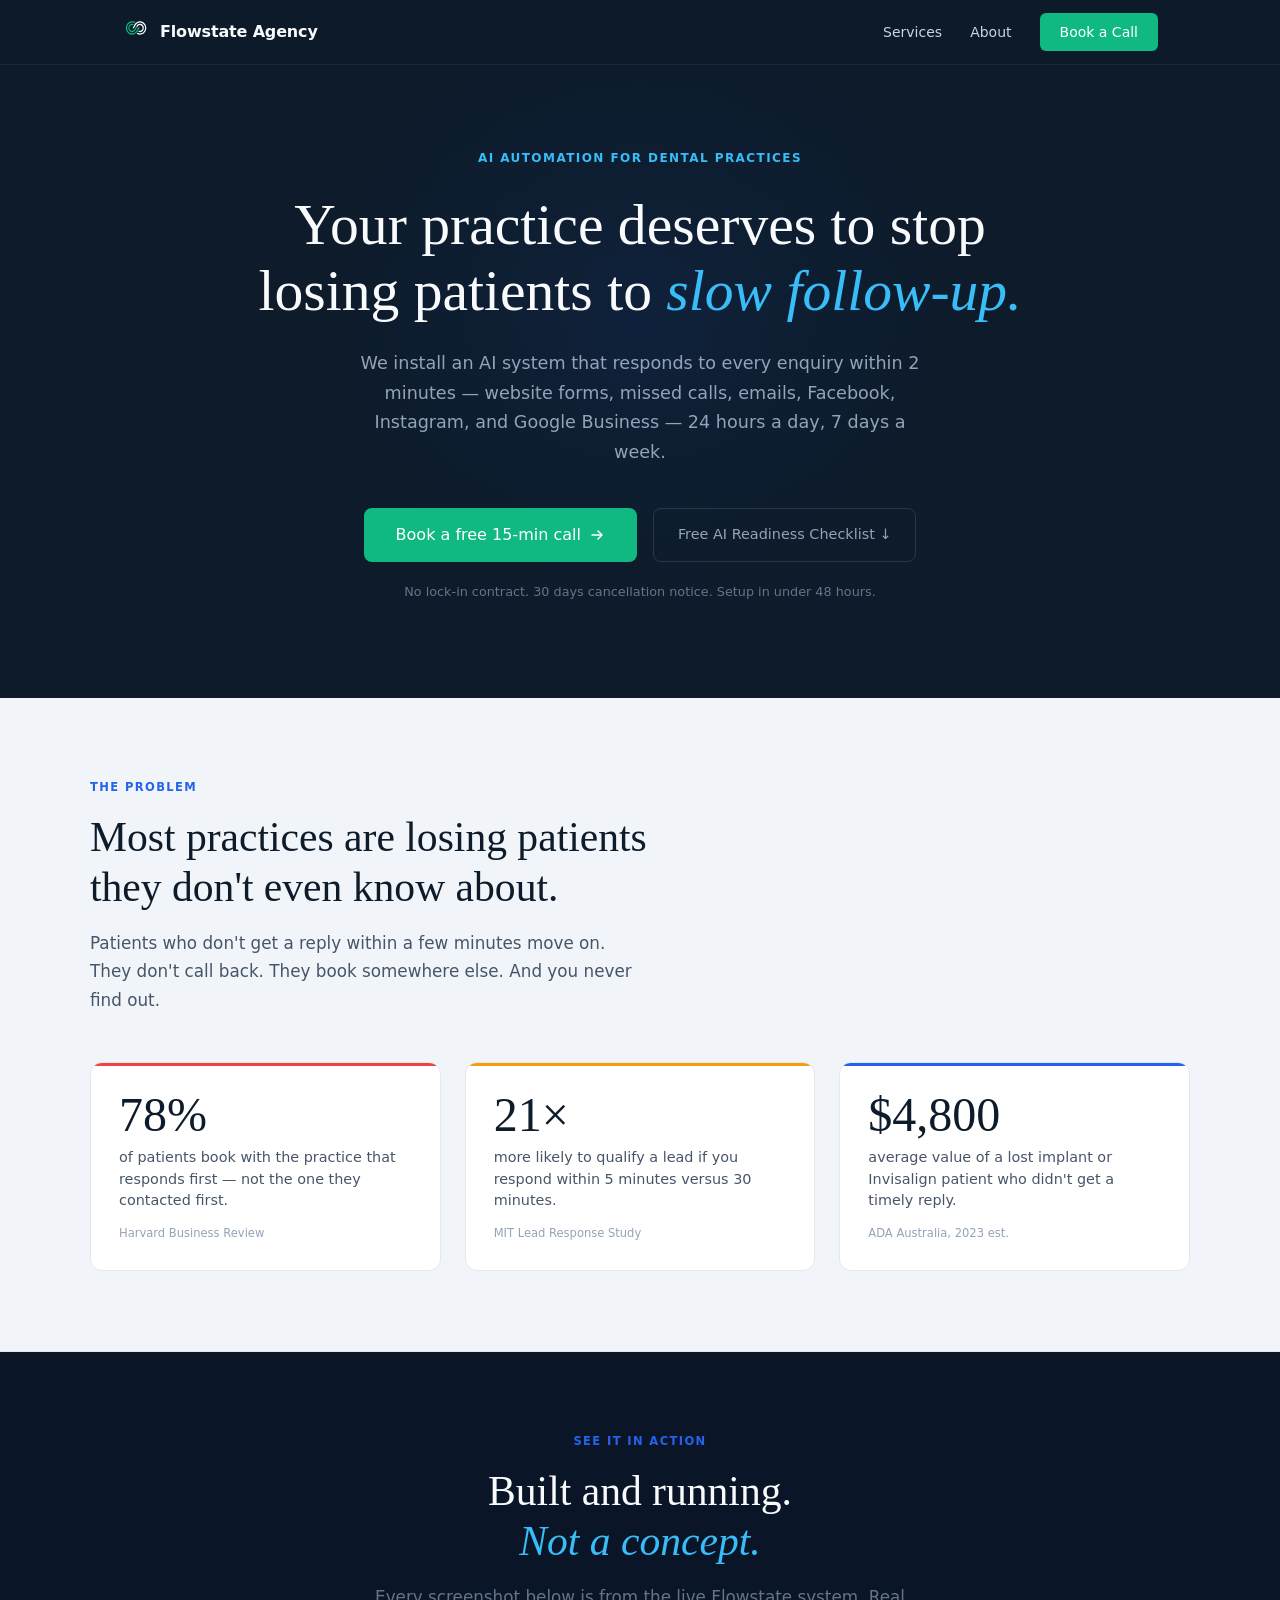
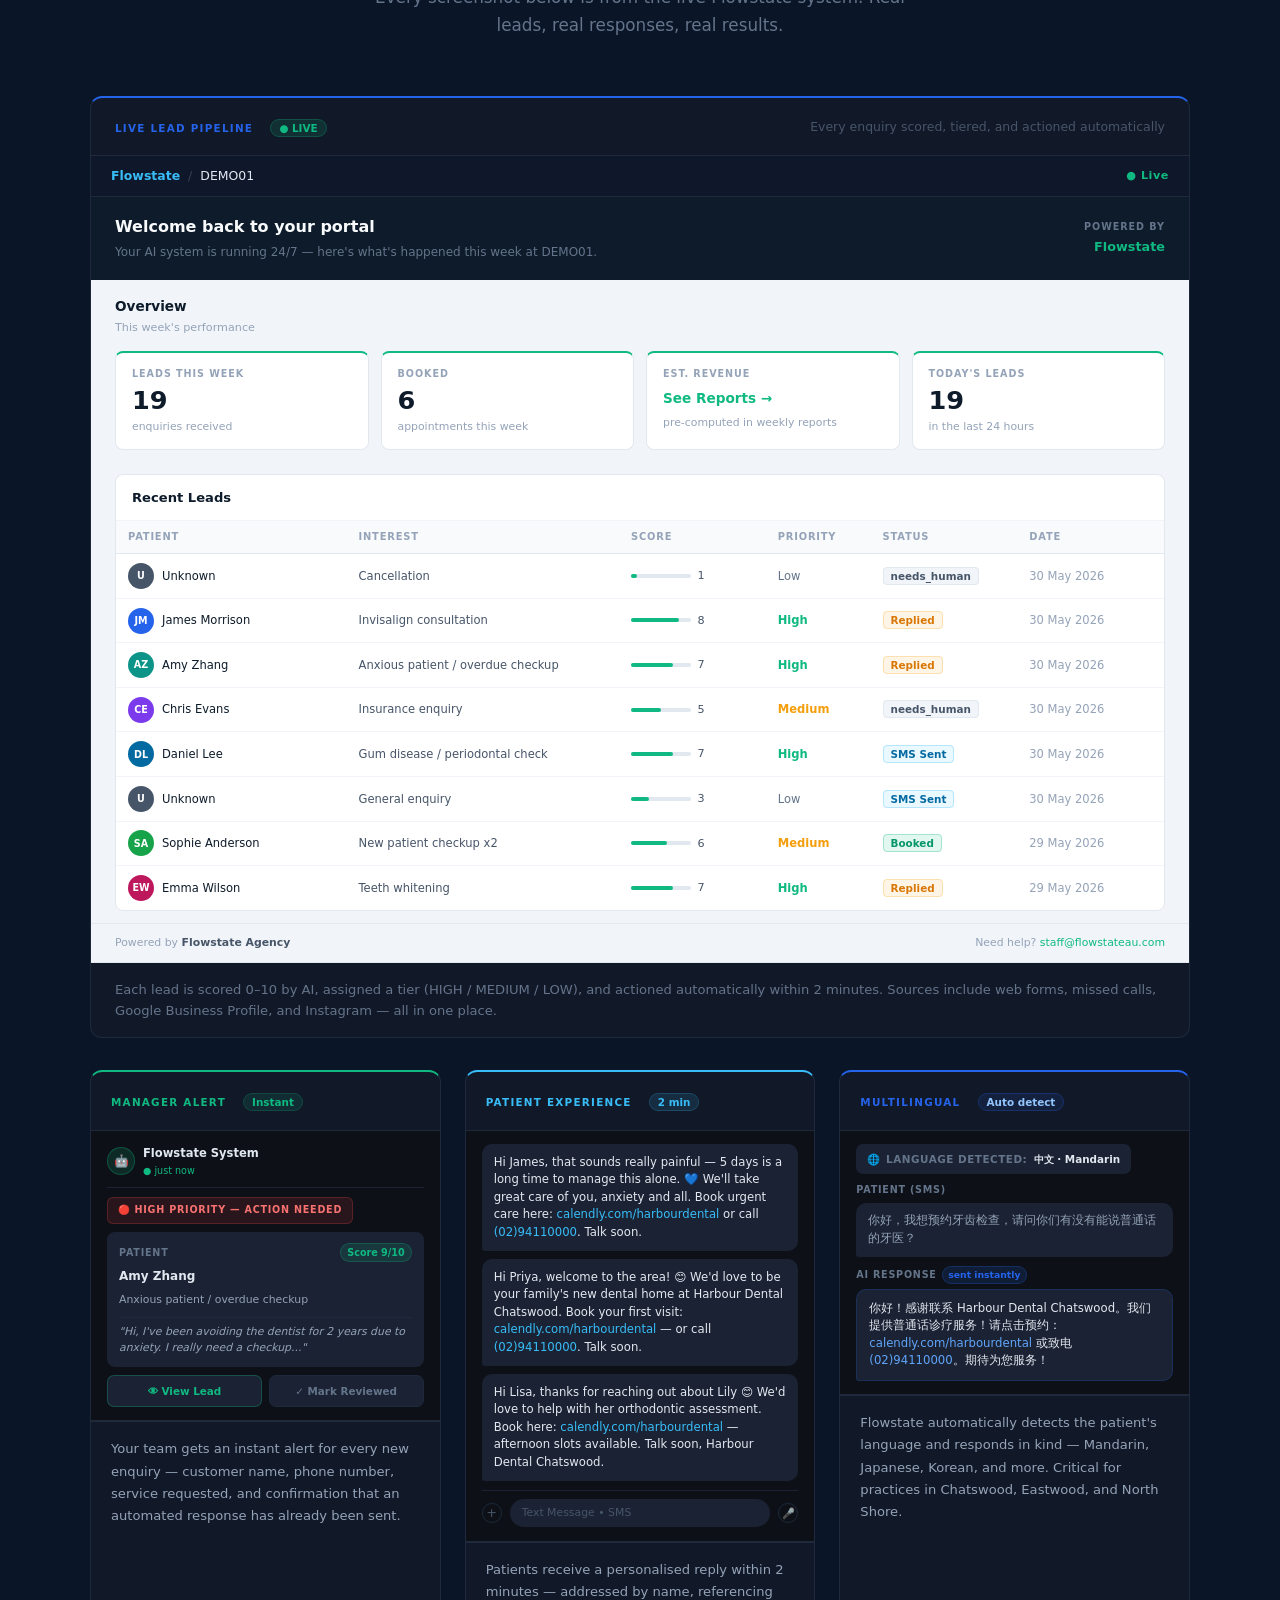
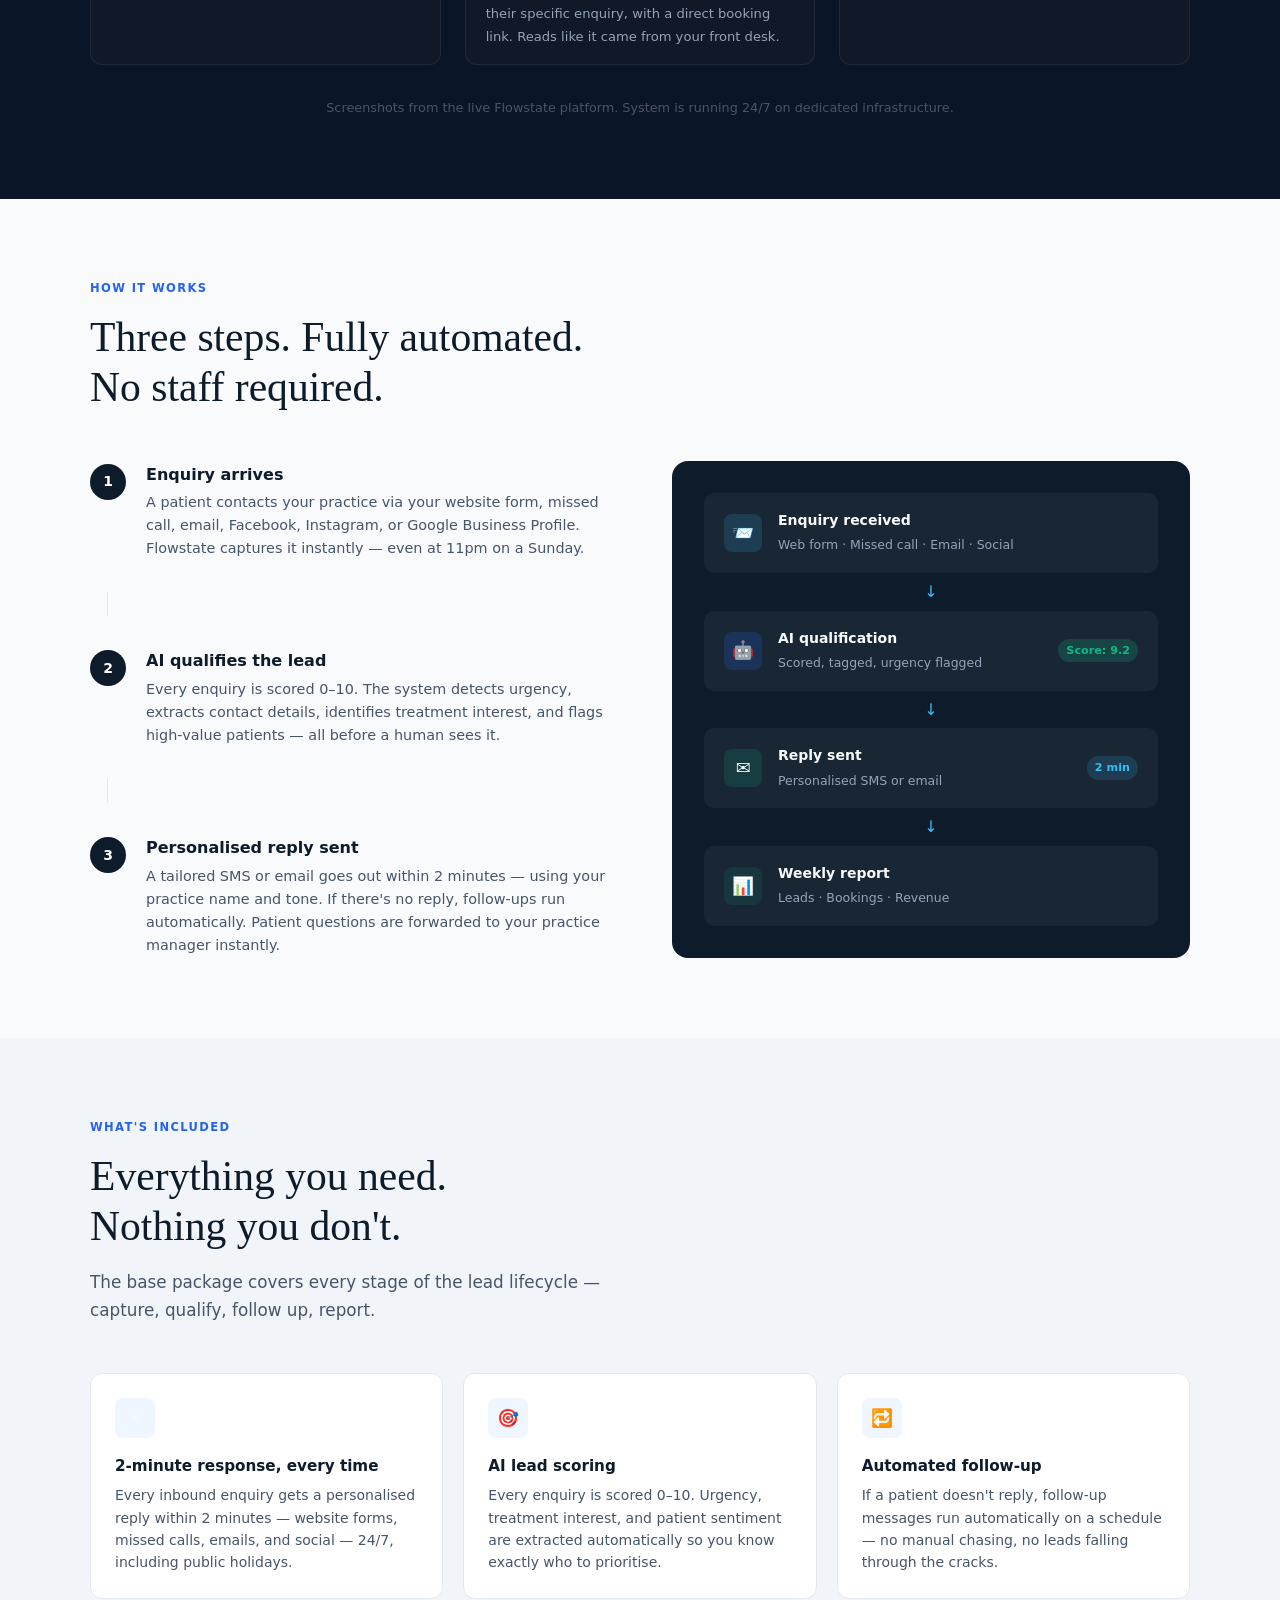
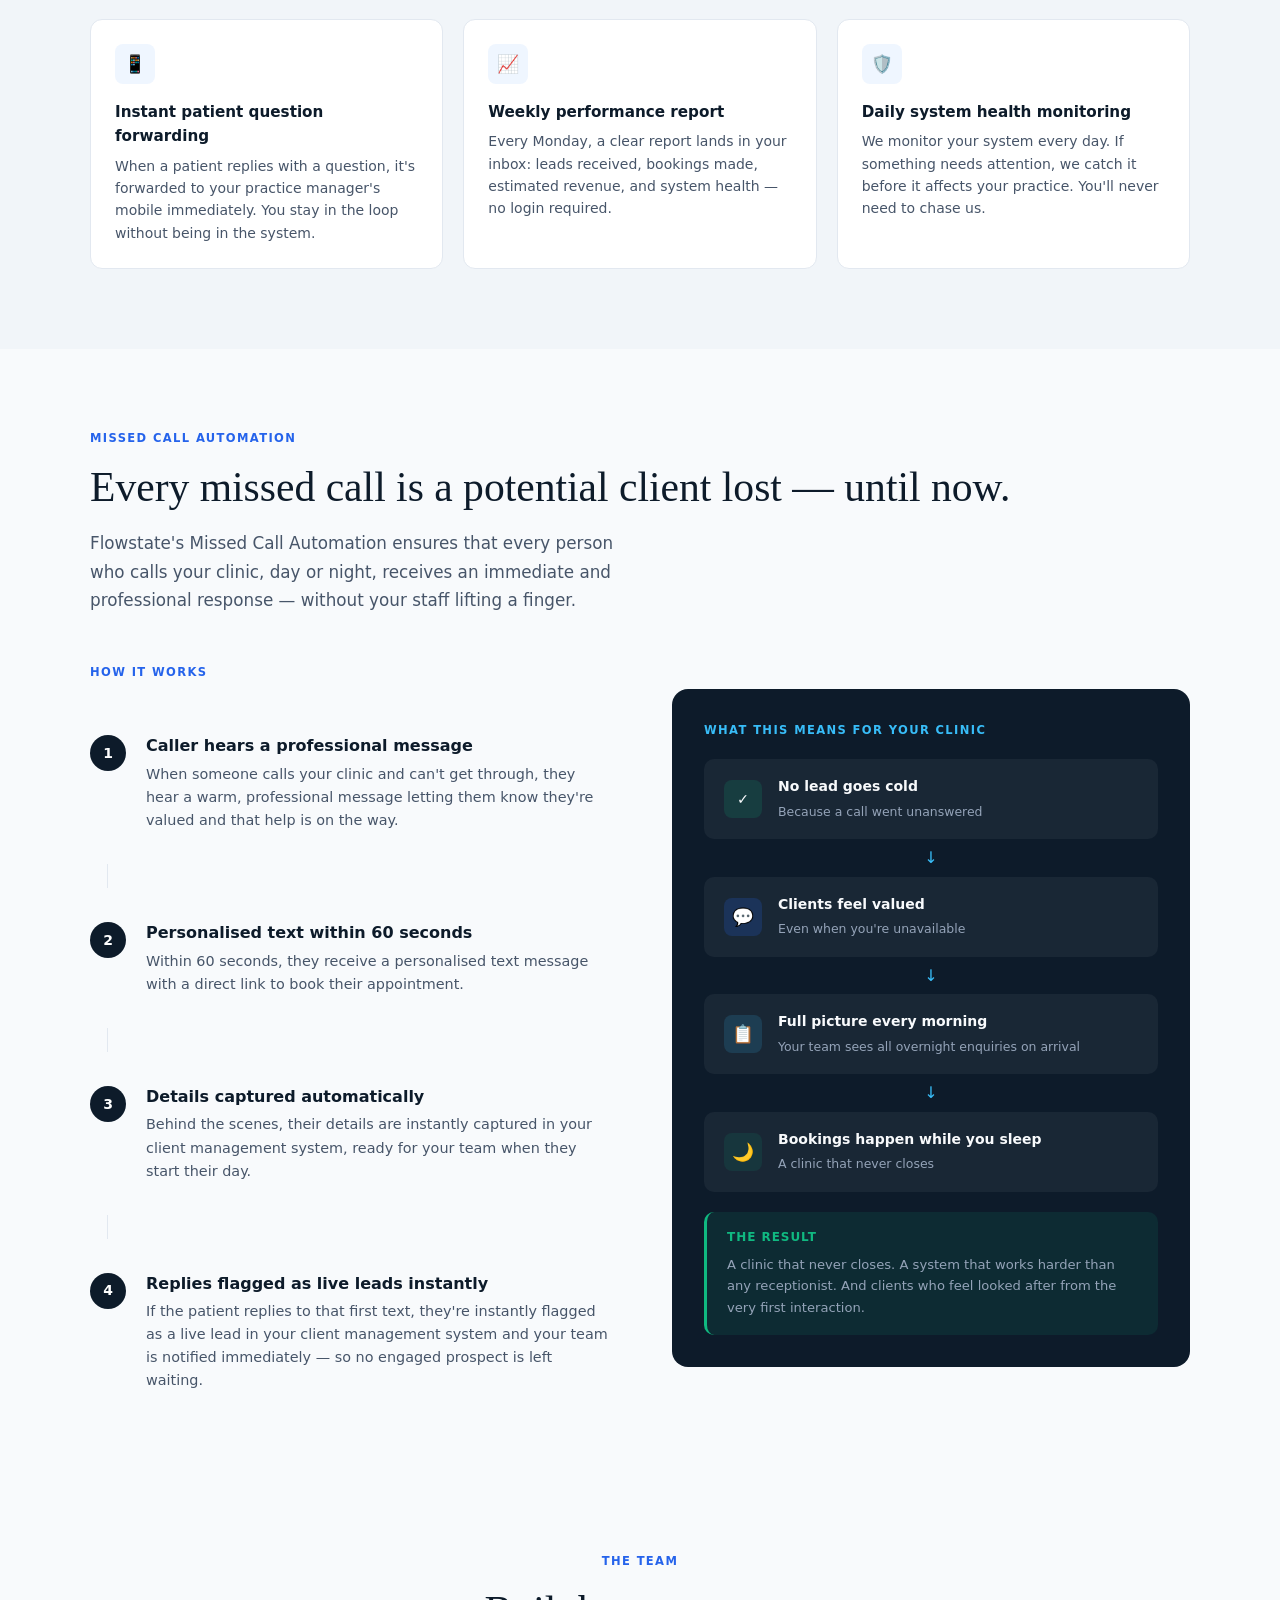
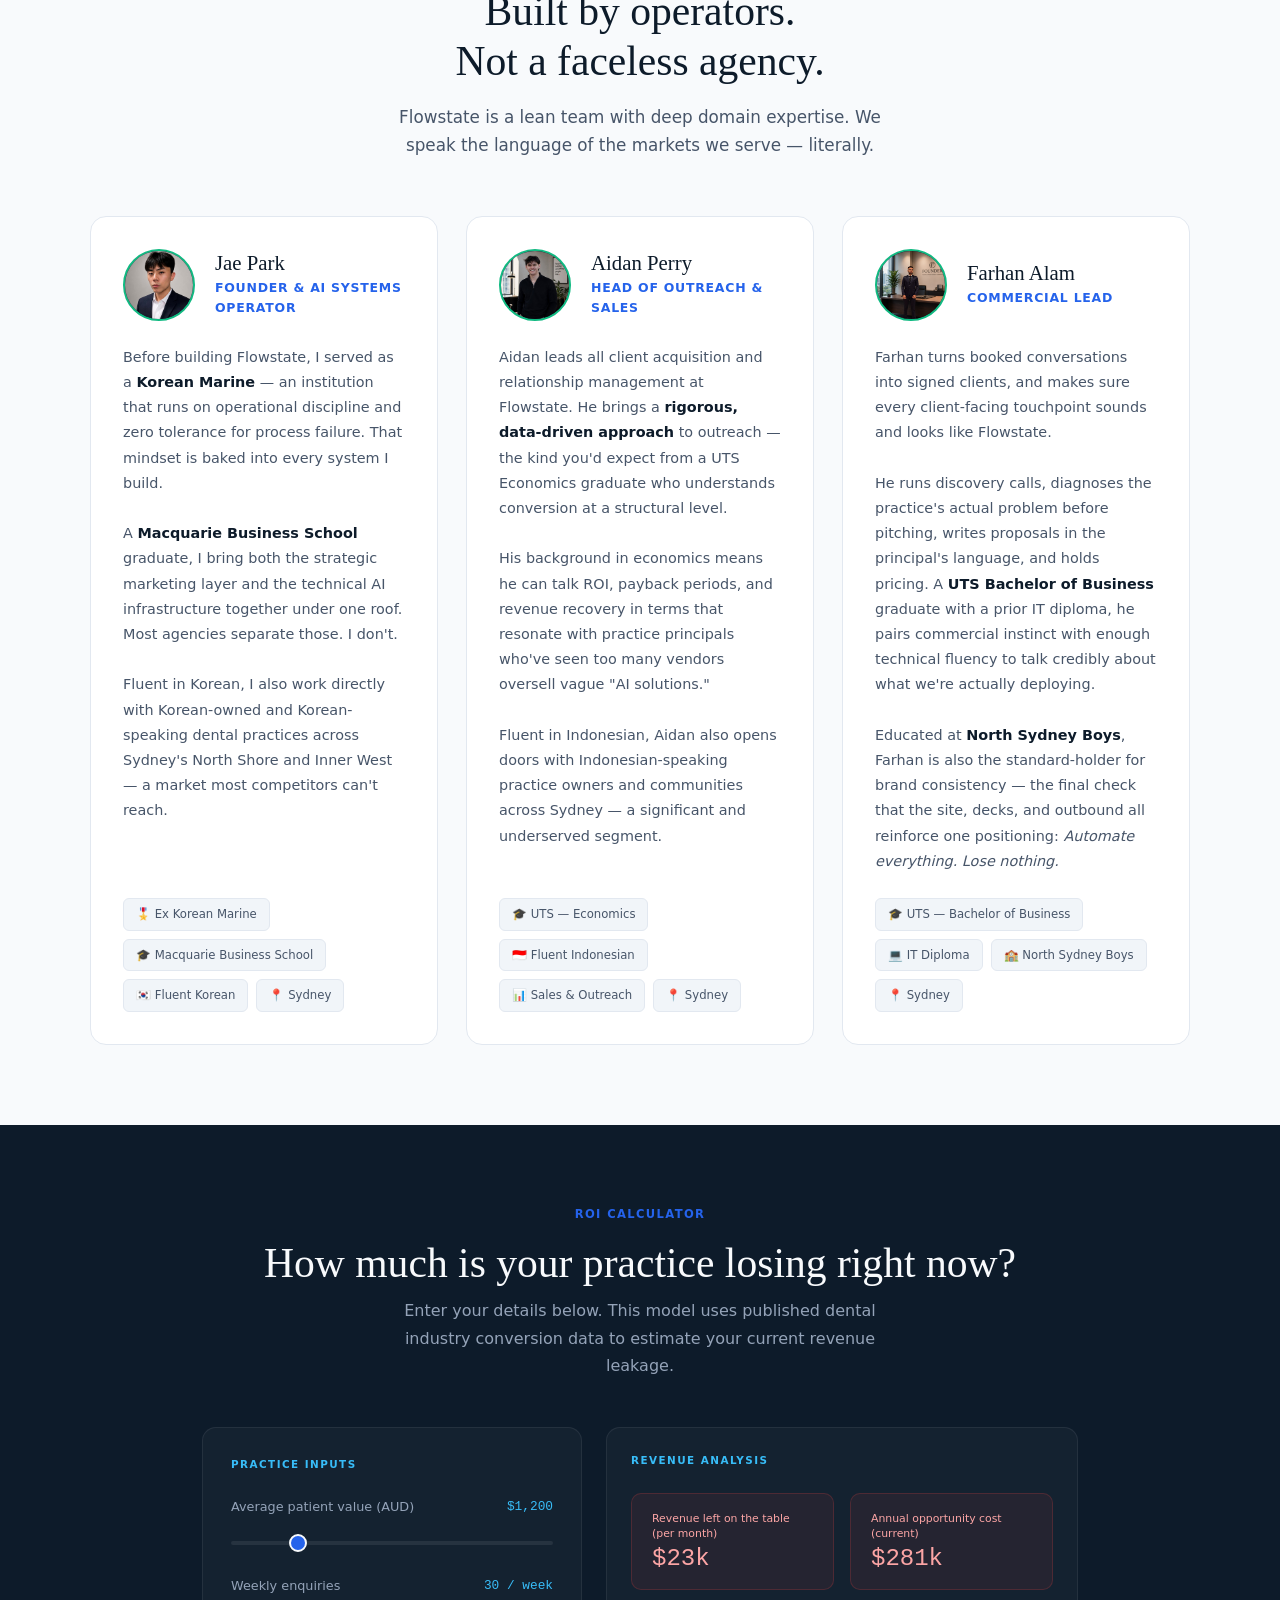
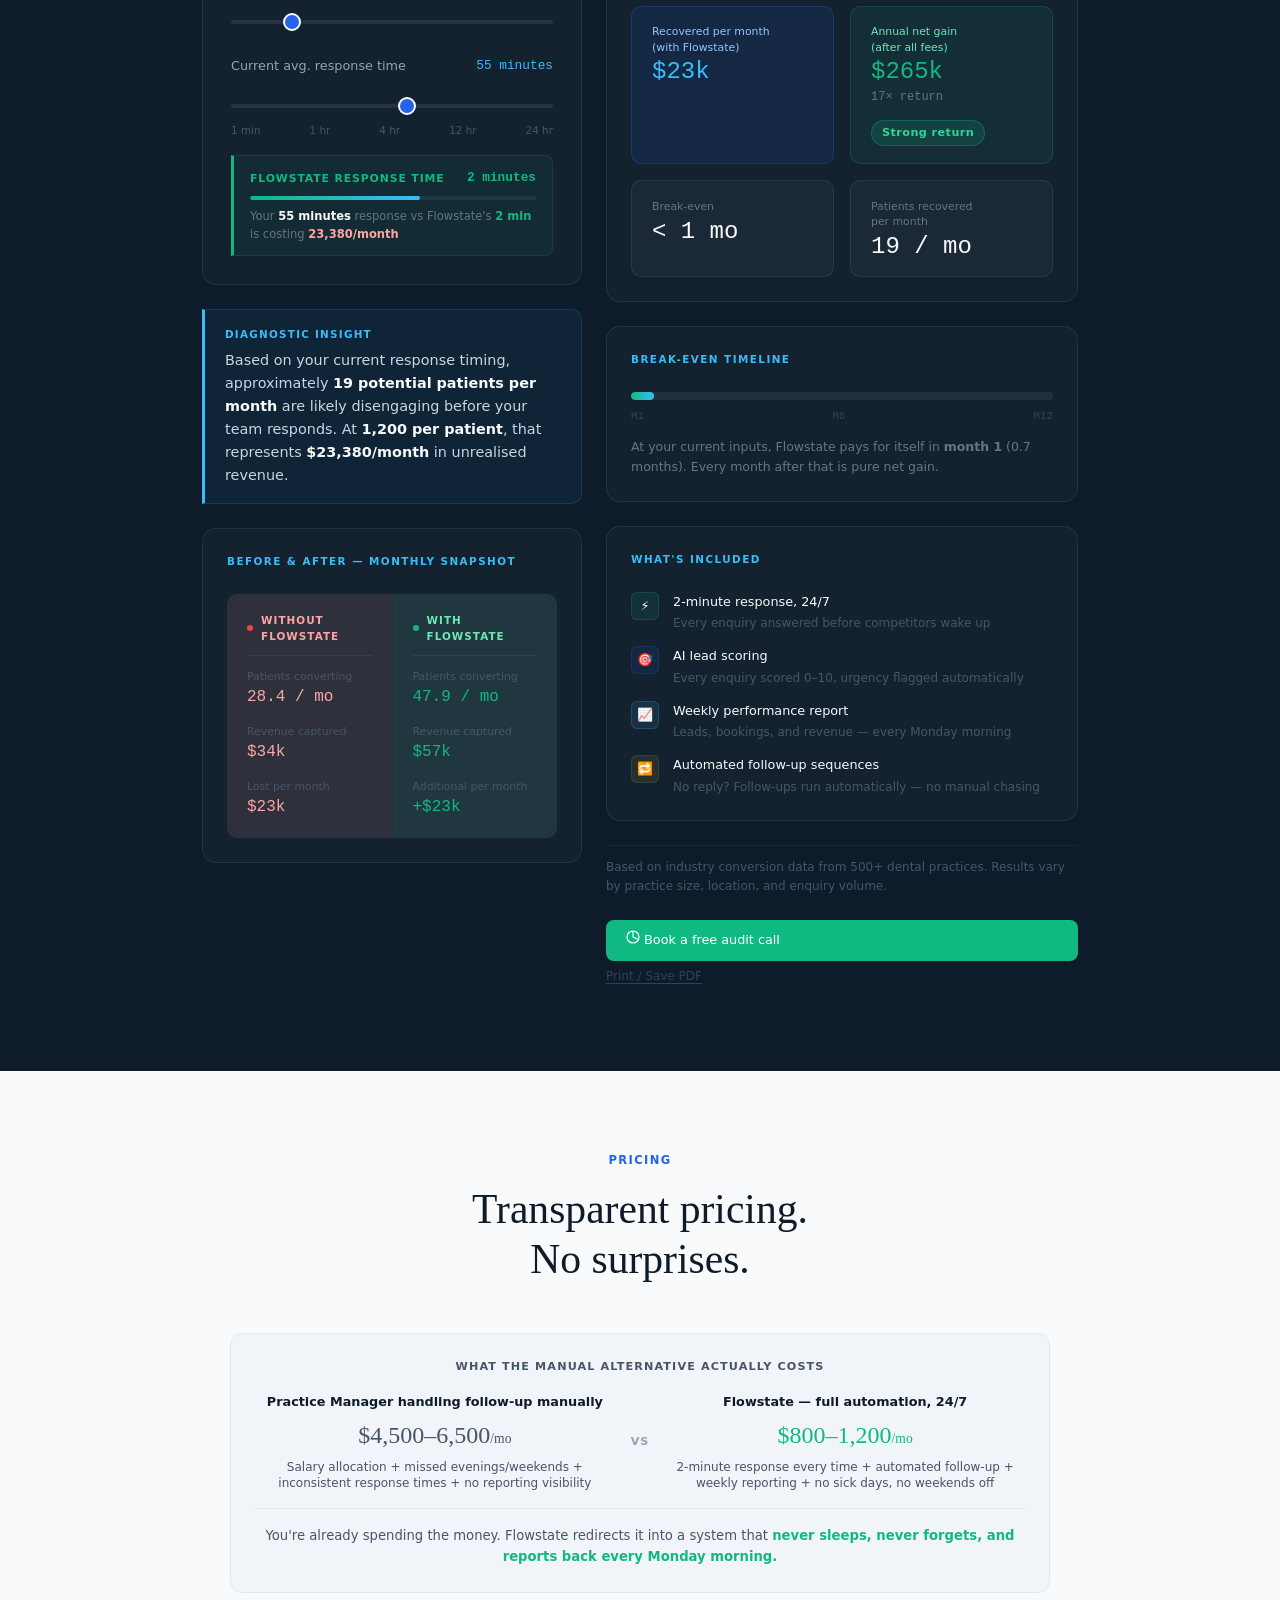
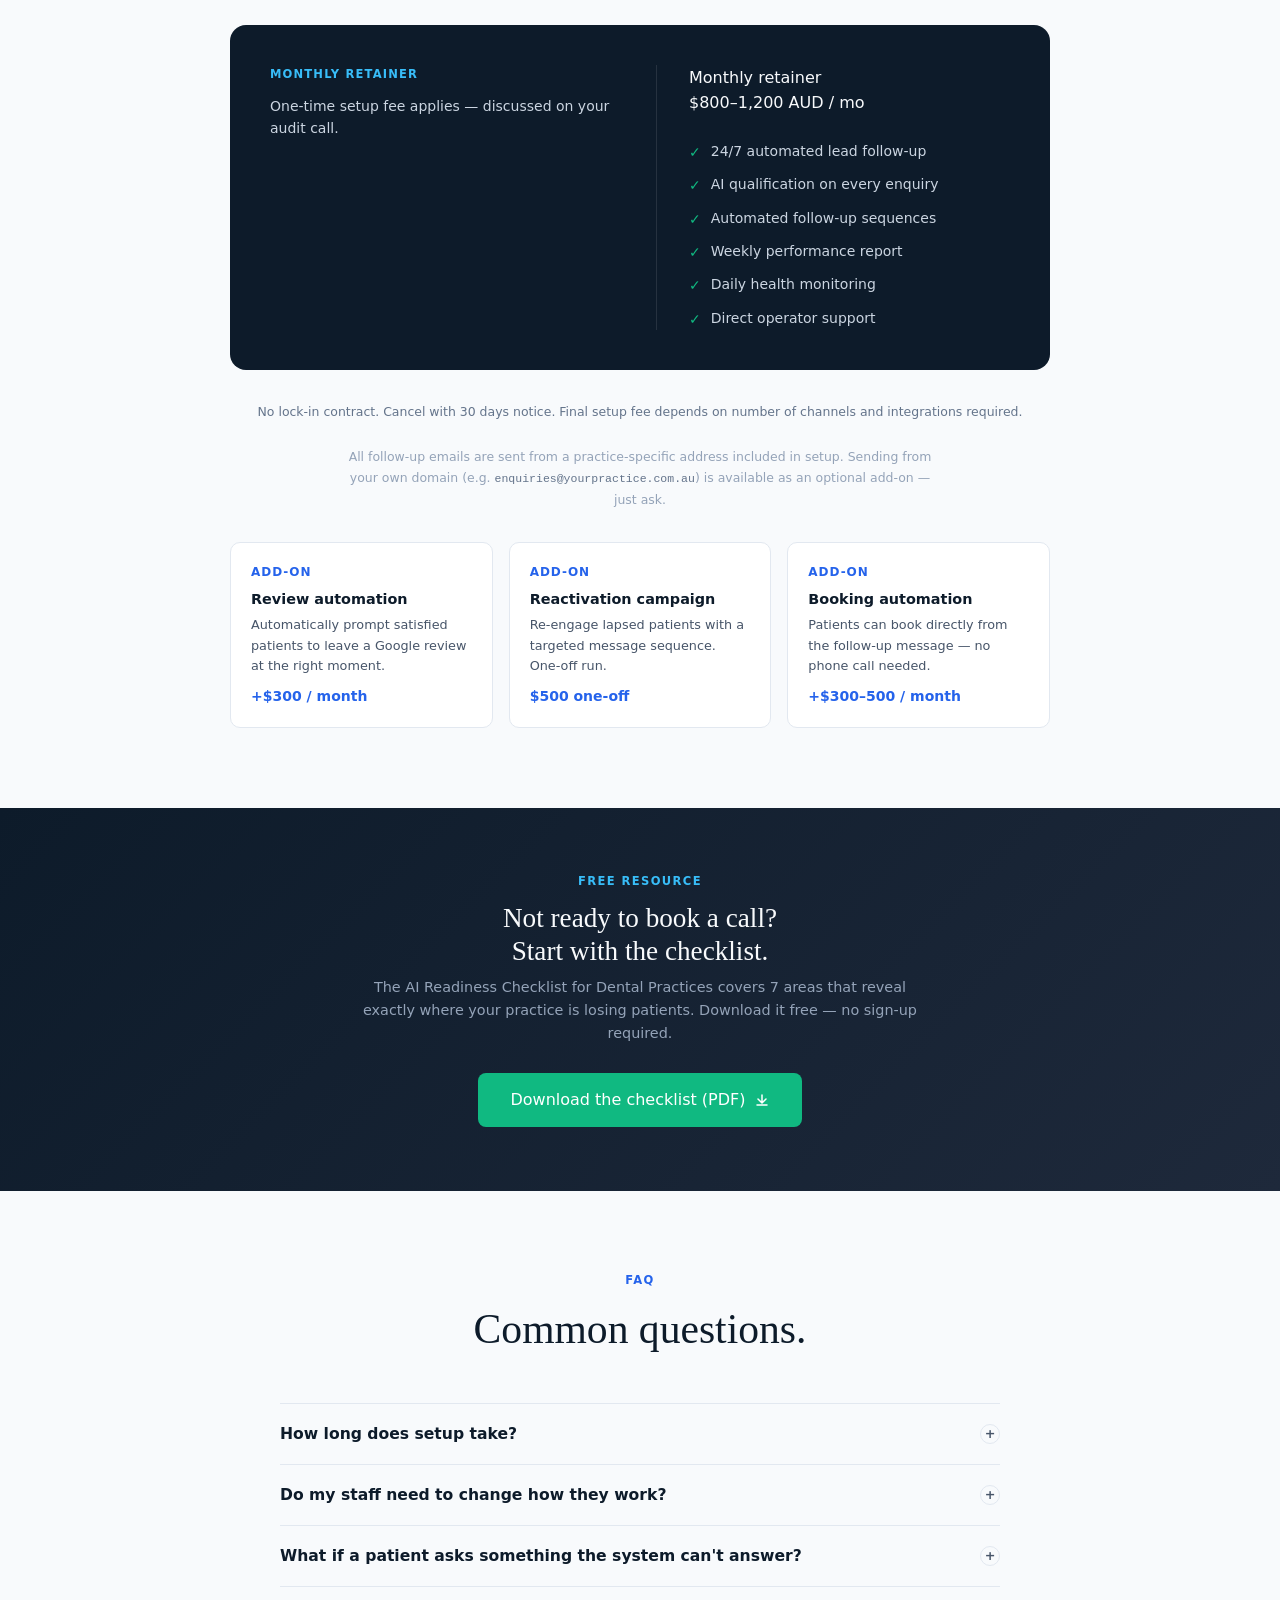
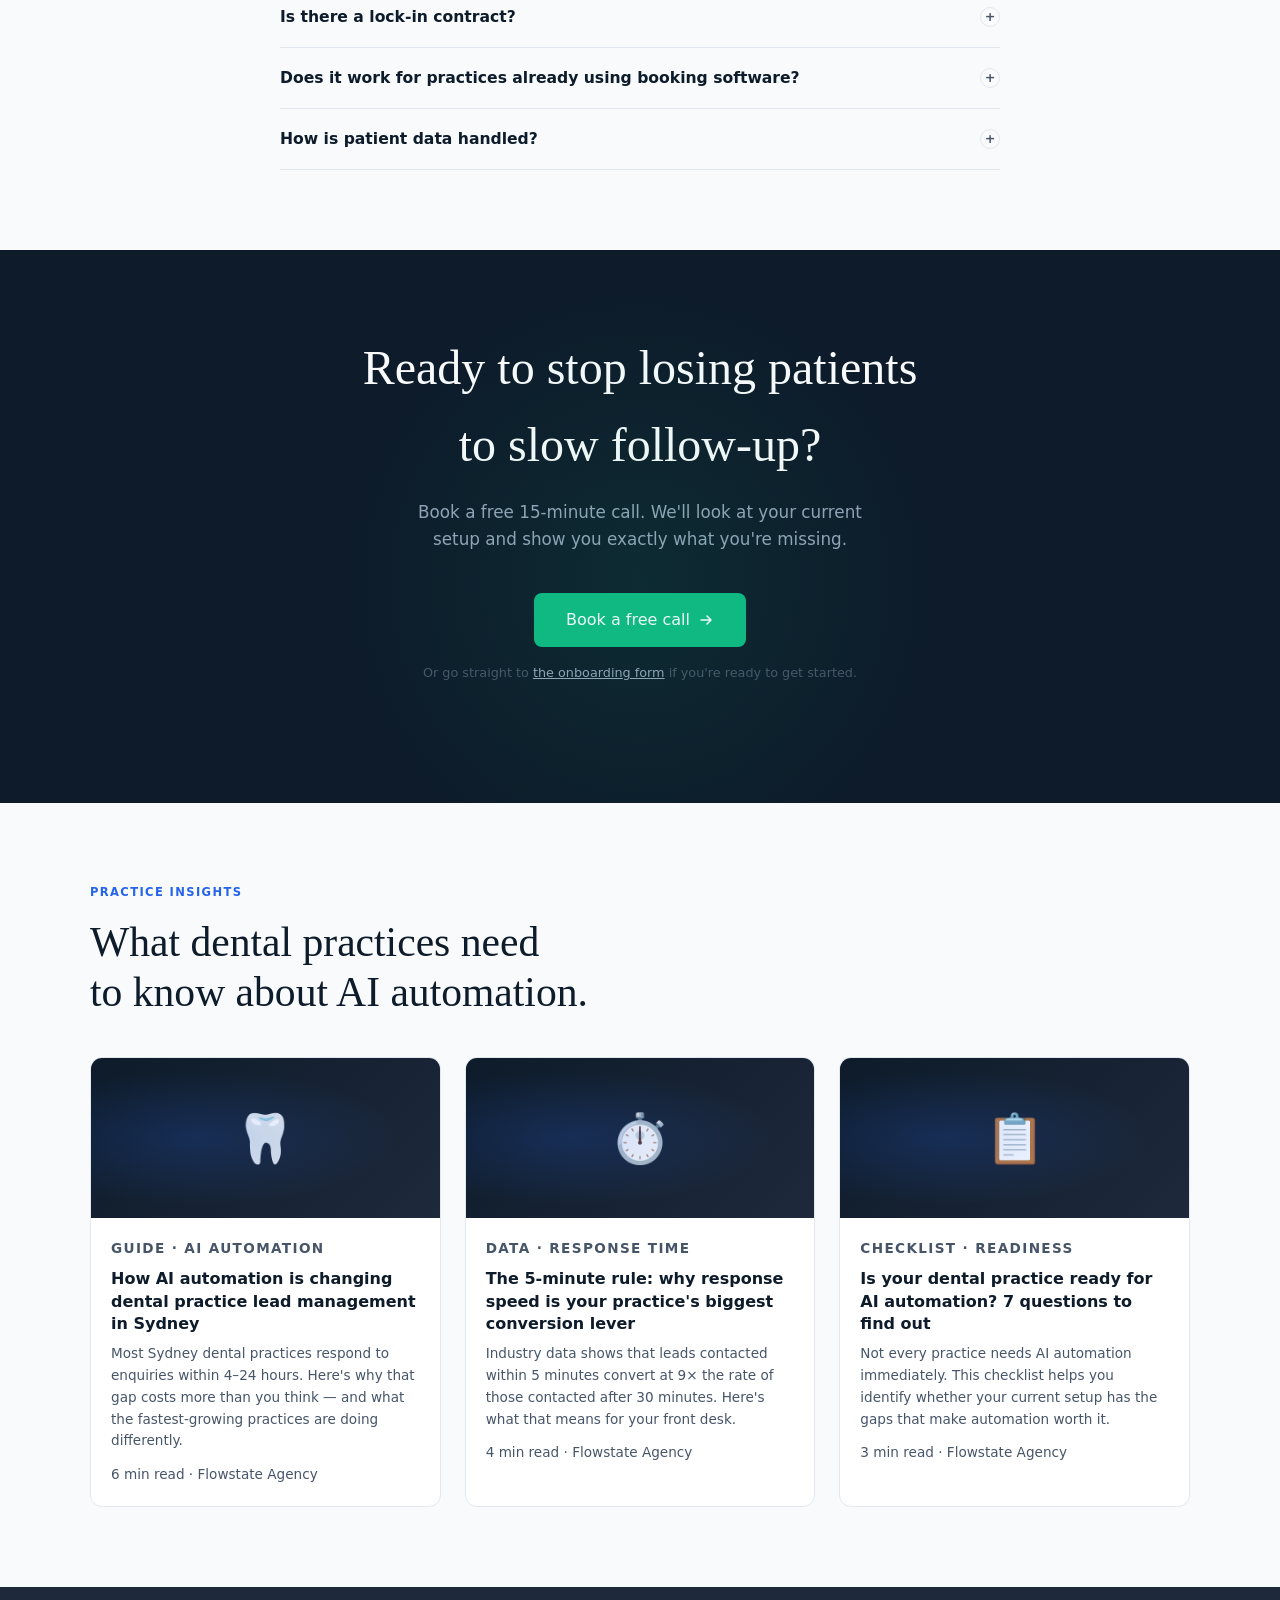
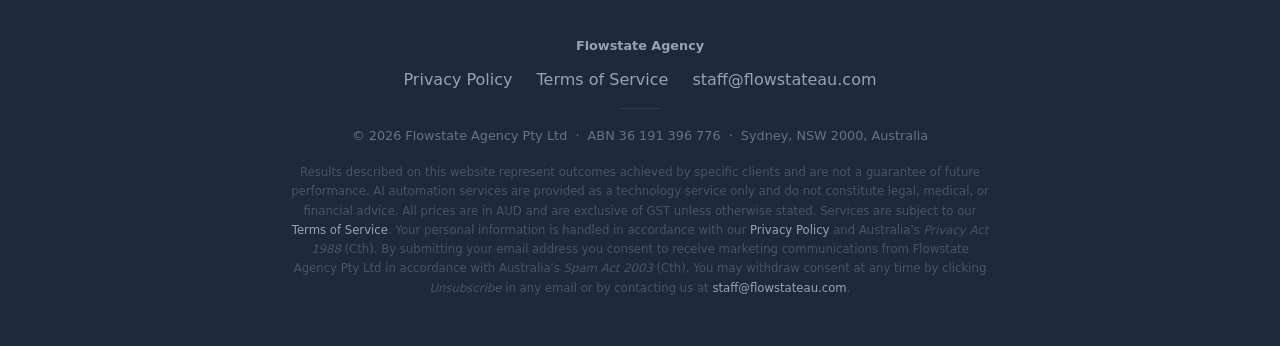
<file: index.html>
<!DOCTYPE html>
<html lang="en">
<head>
<meta charset="UTF-8">
<meta name="viewport" content="width=device-width, initial-scale=1.0">
<meta http-equiv="Content-Security-Policy" content="default-src 'self'; script-src 'self' 'unsafe-inline'; style-src 'self' 'unsafe-inline' https://fonts.googleapis.com; font-src 'self' https://fonts.gstatic.com; img-src 'self' data:; connect-src 'self'; frame-ancestors 'self'; form-action 'self'; base-uri 'self'; object-src 'none'; upgrade-insecure-requests">
<meta http-equiv="X-Frame-Options" content="SAMEORIGIN">
<meta http-equiv="X-Content-Type-Options" content="nosniff">
<meta name="referrer" content="strict-origin-when-cross-origin">
<meta http-equiv="Permissions-Policy" content="camera=(), microphone=(), geolocation=(), payment=(), usb=(), accelerometer=(), gyroscope=(), magnetometer=(), midi=(), fullscreen=(self), interest-cohort=()">
<title>Flowstate Agency — AI Automation for Dental Practices | Sydney</title>
<meta name="description" content="Flowstate automates lead follow-up for dental practices across Sydney. AI responds to enquiries within 2 minutes, qualifies leads, and books patients — 24/7. No staff required.">
<meta name="keywords" content="AI automation dental practice Sydney, dental lead follow-up automation, AI for dental practices Australia, patient enquiry automation Sydney">
<meta property="og:title" content="Flowstate Agency — AI Automation for Dental Practices">
<meta property="og:description" content="Stop losing patients to slow follow-up. Flowstate responds within 2 minutes, 24/7. Built for Sydney dental practices.">
<meta property="og:type" content="website">
<meta property="og:image" content="https://flowstateau.com/ChatGPT%20Image%20Apr%2029%2C%202026%2C%2010_47_19%20PM.png">
<link rel="canonical" href="https://flowstateau.com/">
<link href="https://fonts.googleapis.com/css2?family=DM+Serif+Display:ital@0;1&family=DM+Sans:wght@300;400;500;600&display=swap" rel="stylesheet">
<style>
*,*::before,*::after{box-sizing:border-box;margin:0;padding:0}
:root{
  --navy:#0D1B2A;
  --blue:#2563EB;
  --sky:#38BDF8;
  --emerald:#10B981;
  --offwhite:#F8FAFC;
  --charcoal:#1E293B;
  --slate:#475569;
  --border:#E2E8F0;
  --serif:'DM Serif Display',Georgia,serif;
  --sans:'DM Sans',system-ui,sans-serif;
}
html{scroll-behavior:smooth}
body{font-family:var(--sans);color:var(--charcoal);background:var(--offwhite);line-height:1.6;-webkit-font-smoothing:antialiased}

/* NAV */
nav{position:fixed;top:0;left:0;right:0;z-index:100;background:rgba(13,27,42,0.96);backdrop-filter:blur(12px);border-bottom:1px solid rgba(255,255,255,0.06)}
.nav-inner{max-width:1100px;margin:0 auto;padding:0 2rem;height:64px;display:flex;align-items:center;justify-content:space-between}
.logo{display:flex;align-items:center;gap:10px;text-decoration:none}
.logo-mark svg{width:28px;height:28px}
.logo-text{font-family:var(--sans);font-weight:600;font-size:1rem;color:#F8FAFC;letter-spacing:-0.01em}
.nav-cta{background:var(--emerald);color:#fff;font-family:var(--sans);font-weight:500;font-size:0.875rem;padding:0.5rem 1.25rem;border-radius:6px;text-decoration:none;transition:background 0.2s}
.nav-cta:hover{background:#0ea271}
.nav-right{display:flex;align-items:center;gap:1.75rem}
.nav-links{display:flex;align-items:center;gap:1.75rem}
.nav-link{font-family:var(--sans);font-weight:500;font-size:0.875rem;color:#CBD5E1;text-decoration:none;transition:color 0.2s}
.nav-link:hover{color:#F8FAFC}
.nav-toggle{display:none;background:none;border:0;padding:8px;cursor:pointer;width:40px;height:40px;align-items:center;justify-content:center}
.nav-toggle span{display:block;width:22px;height:2px;background:#F8FAFC;position:relative;transition:background 0.2s}
.nav-toggle span::before,.nav-toggle span::after{content:"";position:absolute;left:0;width:22px;height:2px;background:#F8FAFC;transition:transform 0.25s ease}
.nav-toggle span::before{top:-7px}
.nav-toggle span::after{top:7px}
.nav-open .nav-toggle span{background:transparent}
.nav-open .nav-toggle span::before{transform:translateY(7px) rotate(45deg)}
.nav-open .nav-toggle span::after{transform:translateY(-7px) rotate(-45deg)}

/* HERO */
.hero{background:var(--navy);padding:9rem 2rem 6rem;text-align:center;position:relative;overflow:hidden}
.hero::before{content:'';position:absolute;top:-60px;left:50%;transform:translateX(-50%);width:700px;height:700px;background:radial-gradient(ellipse at center,rgba(37,99,235,0.15) 0%,transparent 70%);pointer-events:none;z-index:1}
.hero-video{position:absolute;top:0;left:0;width:100%;height:100%;object-fit:cover;z-index:0;opacity:0.55;pointer-events:none;border:0;display:block;transition:opacity 1.6s ease-out}
.hero-video.faded{opacity:0}
.hero-video-overlay{position:absolute;inset:0;background:radial-gradient(ellipse at center,rgba(13,27,42,0.35) 0%,rgba(13,27,42,0.85) 75%);z-index:1;pointer-events:none}
.hero .section-inner{position:relative;z-index:2}
.hero-eyebrow{display:inline-block;font-size:0.75rem;font-weight:600;letter-spacing:0.12em;text-transform:uppercase;color:var(--sky);margin-bottom:1.5rem;opacity:0.9}
.hero h1{font-family:var(--serif);font-size:clamp(2.4rem,5vw,3.6rem);color:#F8FAFC;line-height:1.15;max-width:820px;margin:0 auto 1.5rem;font-weight:400}
.hero h1 em{font-style:italic;color:var(--sky)}
.hero-sub{font-size:1.1rem;color:#94A3B8;max-width:560px;margin:0 auto 2.5rem;font-weight:400;line-height:1.7}
.hero-cta-group{display:flex;gap:1rem;justify-content:center;flex-wrap:wrap}
.btn-primary{background:var(--emerald);color:#fff;font-family:var(--sans);font-weight:500;font-size:1rem;padding:0.875rem 2rem;border-radius:8px;text-decoration:none;transition:all 0.2s;display:inline-flex;align-items:center;gap:8px}
.btn-primary:hover{background:#0ea271;transform:translateY(-1px)}
.btn-ghost{background:transparent;color:#94A3B8;font-family:var(--sans);font-weight:400;font-size:0.9rem;padding:0.875rem 1.5rem;border-radius:8px;text-decoration:none;border:1px solid rgba(255,255,255,0.12);transition:all 0.2s}
.btn-ghost:hover{border-color:rgba(255,255,255,0.3);color:#F8FAFC}
.hero-note{margin-top:1.25rem;font-size:0.8rem;color:#64748B}

/* STATS / PROBLEM */
.problem{background:#F1F5F9;padding:5rem 2rem;border-bottom:1px solid var(--border)}
.section-inner{max-width:1100px;margin:0 auto}
.section-label{font-size:0.72rem;font-weight:600;letter-spacing:0.12em;text-transform:uppercase;color:var(--blue);margin-bottom:1rem}
.section-title{font-family:var(--serif);font-size:clamp(1.8rem,3.5vw,2.6rem);color:var(--navy);line-height:1.2;margin-bottom:1rem;font-weight:400}
.section-sub{font-size:1.05rem;color:var(--slate);max-width:560px;line-height:1.7}
.stats-grid{display:grid;grid-template-columns:repeat(auto-fit,minmax(220px,1fr));gap:1.5rem;margin-top:3rem}
.stat-card{background:#fff;border:1px solid var(--border);border-radius:12px;padding:1.75rem;position:relative;overflow:hidden}
.stat-card::before{content:'';position:absolute;top:0;left:0;right:0;height:3px}
.stat-card.red::before{background:#EF4444}
.stat-card.amber::before{background:#F59E0B}
.stat-card.blue::before{background:var(--blue)}
.stat-num{font-family:var(--serif);font-size:3rem;color:var(--navy);line-height:1;margin-bottom:0.5rem;font-weight:400}
.stat-label{font-size:0.9rem;color:var(--slate);line-height:1.5}
.stat-source{font-size:0.72rem;color:#94A3B8;margin-top:0.75rem}

/* HOW IT WORKS */
.how{padding:5rem 2rem;background:var(--offwhite)}
.how-grid{display:grid;grid-template-columns:1fr 1fr;gap:4rem;align-items:center;margin-top:3rem}
@media(max-width:768px){.how-grid{grid-template-columns:1fr}}
.steps{display:flex;flex-direction:column;gap:2rem}
.step{display:flex;gap:1.25rem;align-items:flex-start}
.step-num{width:36px;height:36px;border-radius:50%;background:var(--navy);color:#fff;font-weight:600;font-size:0.875rem;display:flex;align-items:center;justify-content:center;flex-shrink:0;margin-top:2px}
.step-body h3{font-weight:600;font-size:1rem;color:var(--navy);margin-bottom:0.25rem}
.step-body p{font-size:0.9rem;color:var(--slate);line-height:1.6}
.step-connector{width:1px;height:24px;background:var(--border);margin-left:17px}
.flow-visual{background:var(--navy);border-radius:16px;padding:2rem;display:flex;flex-direction:column;gap:0}
.flow-item{display:flex;align-items:center;gap:1rem;padding:1rem 1.25rem;border-radius:10px;background:rgba(255,255,255,0.05)}
.flow-item+.flow-item{margin-top:0}
.flow-arrow{display:flex;justify-content:center;padding:0.375rem 0;color:#38BDF8;font-size:1rem}
.flow-icon{width:38px;height:38px;border-radius:8px;display:flex;align-items:center;justify-content:center;flex-shrink:0;font-size:1.1rem}
.flow-icon.green{background:rgba(16,185,129,0.15)}
.flow-icon.blue{background:rgba(37,99,235,0.2)}
.flow-icon.sky{background:rgba(56,189,248,0.15)}
.flow-icon.amber{background:rgba(16,185,129,0.1)}
.flow-text{flex:1}
.flow-text strong{display:block;font-size:0.875rem;font-weight:600;color:#F8FAFC}
.flow-text span{font-size:0.78rem;color:#94A3B8}
.flow-badge{font-size:0.7rem;font-weight:600;padding:3px 8px;border-radius:20px;background:rgba(16,185,129,0.2);color:#10B981;white-space:nowrap}

/* INCLUDED */
.included{padding:5rem 2rem;background:#F1F5F9}
.features-grid{display:grid;grid-template-columns:repeat(auto-fit,minmax(280px,1fr));gap:1.25rem;margin-top:3rem}
.feature-card{background:#fff;border:1px solid var(--border);border-radius:12px;padding:1.5rem}
.feature-icon{width:40px;height:40px;border-radius:8px;background:#EFF6FF;display:flex;align-items:center;justify-content:center;margin-bottom:1rem;font-size:1.1rem}
.feature-card h3{font-weight:600;font-size:0.95rem;color:var(--navy);margin-bottom:0.375rem}
.feature-card p{font-size:0.875rem;color:var(--slate);line-height:1.6}

/* PRICING */
.pricing{padding:5rem 2rem;background:var(--offwhite)}
.pricing-wrap{max-width:820px;margin:3rem auto 0}
.pricing-card{background:var(--navy);border-radius:16px;padding:2.5rem;display:grid;grid-template-columns:1fr 1fr;gap:2rem;align-items:start}
@media(max-width:640px){.pricing-card{grid-template-columns:1fr}}
.price-main .label{font-size:0.72rem;font-weight:600;letter-spacing:0.1em;text-transform:uppercase;color:var(--sky);margin-bottom:0.75rem}
.price-main .amount{font-family:var(--serif);font-size:2.8rem;color:#F8FAFC;line-height:1;font-weight:400}
.price-main .amount span{font-family:var(--sans);font-size:1rem;color:#94A3B8;font-weight:400}
.price-main .desc{font-size:0.875rem;color:#94A3B8;margin-top:0.75rem;line-height:1.6}
.price-retainer{border-left:1px solid rgba(255,255,255,0.1);padding-left:2rem;color:#F8FAFC}
@media(max-width:640px){.price-retainer{border-left:none;border-top:1px solid rgba(255,255,255,0.1);padding-left:0;padding-top:1.5rem}}
.price-list{list-style:none;margin-top:1.5rem;display:flex;flex-direction:column;gap:0.625rem}
.price-list li{font-size:0.875rem;color:#CBD5E1;display:flex;align-items:flex-start;gap:0.625rem}
.price-list li::before{content:'✓';color:var(--emerald);font-weight:600;flex-shrink:0;margin-top:1px}
.price-note{font-size:0.78rem;color:#64748B;margin-top:2rem;text-align:center}
.upsells{margin-top:2rem;display:grid;grid-template-columns:repeat(auto-fit,minmax(200px,1fr));gap:1rem}
.upsell-card{background:#fff;border:1px solid var(--border);border-radius:10px;padding:1.25rem}
.upsell-card .upsell-label{font-size:0.75rem;font-weight:600;color:var(--blue);text-transform:uppercase;letter-spacing:0.08em;margin-bottom:0.375rem}
.upsell-card h4{font-size:0.9rem;font-weight:600;color:var(--navy);margin-bottom:0.25rem}
.upsell-card p{font-size:0.8rem;color:var(--slate)}
.upsell-card .upsell-price{font-weight:600;color:var(--blue);font-size:0.875rem;margin-top:0.5rem}

/* SOCIAL PROOF */
.proof{padding:5rem 2rem;background:#F1F5F9;text-align:center}
.proof-placeholder{max-width:640px;margin:2rem auto 0;background:#fff;border:2px dashed var(--border);border-radius:12px;padding:2.5rem;color:#94A3B8}
.proof-placeholder p{font-size:0.9rem}

/* FAQ */
.faq{padding:5rem 2rem;background:var(--offwhite)}
.faq-list{max-width:720px;margin:3rem auto 0;display:flex;flex-direction:column;gap:0}
.faq-item{border-bottom:1px solid var(--border)}
.faq-item:first-child{border-top:1px solid var(--border)}
.faq-q{width:100%;background:none;border:none;text-align:left;padding:1.25rem 0;font-family:var(--sans);font-size:0.975rem;font-weight:600;color:var(--navy);cursor:pointer;display:flex;justify-content:space-between;align-items:center;gap:1rem}
.faq-q .icon{flex-shrink:0;width:20px;height:20px;border-radius:50%;border:1.5px solid var(--border);display:flex;align-items:center;justify-content:center;font-size:0.8rem;color:var(--slate);transition:transform 0.2s}
.faq-item.open .faq-q .icon{transform:rotate(45deg)}
.faq-a{display:none;padding-bottom:1.25rem;font-size:0.9rem;color:var(--slate);line-height:1.7;max-width:640px}
.faq-item.open .faq-a{display:block}

/* FINAL CTA */
.final-cta{background:var(--navy);padding:5rem 2rem;text-align:center;position:relative;overflow:hidden}
.final-cta::before{content:'';position:absolute;bottom:-80px;left:50%;transform:translateX(-50%);width:600px;height:600px;background:radial-gradient(ellipse,rgba(16,185,129,0.1) 0%,transparent 70%);pointer-events:none}
.final-cta h2{font-family:var(--serif);font-size:clamp(2rem,4vw,3rem);color:#F8FAFC;margin-bottom:1rem;font-weight:400}
.final-cta p{color:#94A3B8;font-size:1.05rem;margin-bottom:2.5rem;max-width:480px;margin-left:auto;margin-right:auto}

/* FOOTER */
footer{background:var(--charcoal);padding:3rem 2rem;text-align:center}
.footer-inner{max-width:900px;margin:0 auto}
footer p{font-size:0.8rem;color:#64748B;line-height:1.7}
footer a{color:#94A3B8;text-decoration:none}
footer a:hover{color:#F8FAFC}
.footer-links{margin:0.625rem 0;display:flex;gap:1.5rem;justify-content:center;flex-wrap:wrap}
.footer-divider{width:40px;height:1px;background:rgba(255,255,255,0.1);margin:1rem auto}
.footer-legal{font-size:0.73rem;color:#475569;margin-top:1rem;max-width:700px;margin-left:auto;margin-right:auto;line-height:1.65}

/* UTIL */
.text-center{text-align:center}
.mt-2{margin-top:2rem}

/* FOUNDER SECTION */
.founder{padding:5rem 2rem;background:var(--offwhite)}
.founder-header{text-align:center;margin-bottom:3.5rem}
.team-grid{max-width:1180px;margin:0 auto;display:grid;grid-template-columns:repeat(3,1fr);gap:1.75rem}
@media(max-width:980px){.team-grid{grid-template-columns:1fr 1fr}}
@media(max-width:700px){.team-grid{grid-template-columns:1fr}}
.team-card{background:#fff;border:1px solid var(--border);border-radius:16px;padding:2rem;display:flex;flex-direction:column;gap:0}
.team-card-top{display:flex;align-items:center;gap:1.25rem;margin-bottom:1.5rem}
.founder-photo-placeholder{width:72px;height:72px;border-radius:50%;background:linear-gradient(135deg,#1E293B 0%,#0D1B2A 100%);border:2px solid var(--emerald);display:flex;align-items:center;justify-content:center;font-size:1.8rem;flex-shrink:0}
.team-card-meta{}
.founder-name{font-family:var(--serif);font-size:1.3rem;color:var(--navy);margin-bottom:0.2rem;font-weight:400;line-height:1.1}
.founder-role{font-size:0.78rem;color:var(--blue);font-weight:600;text-transform:uppercase;letter-spacing:0.06em}
.founder-story{font-size:0.9rem;color:var(--slate);line-height:1.75;margin-bottom:1.5rem;flex:1}
.founder-story strong{color:var(--navy);font-weight:600}
.founder-credentials{display:flex;gap:0.5rem;flex-wrap:wrap}
.founder-cred{background:#F1F5F9;border:1px solid var(--border);border-radius:6px;padding:0.375rem 0.75rem;font-size:0.73rem;color:var(--slate);font-weight:500}
.founder-label{font-size:0.72rem;font-weight:600;letter-spacing:0.12em;text-transform:uppercase;color:var(--blue);margin-bottom:0.75rem}

/* CHECKLIST CTA STRIP */
.nurture{padding:4rem 2rem;background:linear-gradient(135deg,#0D1B2A 0%,#1E293B 100%);text-align:center}
.nurture-inner{max-width:560px;margin:0 auto}
.nurture-eyebrow{font-size:0.72rem;font-weight:600;letter-spacing:0.12em;text-transform:uppercase;color:var(--sky);margin-bottom:0.75rem}
.nurture-title{font-family:var(--serif);font-size:1.7rem;color:#F8FAFC;line-height:1.2;margin-bottom:0.5rem;font-weight:400}
.nurture-sub{font-size:0.9rem;color:#94A3B8;margin-bottom:1.75rem;line-height:1.6}

/* PRICING COMPARISON */
.pricing-compare{background:#F1F5F9;border:1px solid var(--border);border-radius:12px;padding:1.5rem;margin-bottom:2rem;max-width:820px;margin-left:auto;margin-right:auto}
.compare-title{font-size:0.7rem;font-weight:600;letter-spacing:0.1em;text-transform:uppercase;color:var(--slate);margin-bottom:1rem;text-align:center}
.compare-grid{display:grid;grid-template-columns:1fr auto 1fr;gap:1rem;align-items:center;text-align:center}
.compare-item h4{font-size:0.8rem;font-weight:600;color:var(--navy);margin-bottom:0.25rem}
.compare-item .compare-amount{font-family:var(--serif);font-size:1.5rem;color:var(--slate);font-weight:400}
.compare-item.flowstate .compare-amount{color:var(--emerald)}
.compare-vs{font-size:0.7rem;font-weight:700;color:#94A3B8;letter-spacing:0.08em}
.compare-item p{font-size:0.75rem;color:var(--slate);line-height:1.4;margin-top:0.25rem}
.compare-savings{text-align:center;margin-top:1rem;font-size:0.825rem;color:var(--slate);padding-top:1rem;border-top:1px solid var(--border)}
.compare-savings strong{color:var(--emerald);font-weight:700}

/* SEO INSIGHTS SECTION */
.insights{padding:5rem 2rem;background:var(--offwhite)}
.insights-grid{display:grid;grid-template-columns:repeat(auto-fit,minmax(300px,1fr));gap:1.5rem;margin-top:2.5rem}
.insight-card{background:#fff;border:1px solid var(--border);border-radius:12px;overflow:hidden;text-decoration:none;display:block;transition:transform 0.2s,box-shadow 0.2s}
.insight-card:hover{transform:translateY(-2px);box-shadow:0 8px 24px rgba(0,0,0,0.08)}
.insight-img{background:linear-gradient(135deg,var(--navy),var(--charcoal));height:160px;display:flex;align-items:center;justify-content:center;font-size:3rem;position:relative;overflow:hidden}
.insight-img::after{content:'';position:absolute;inset:0;background:radial-gradient(ellipse at 30% 50%,rgba(37,99,235,0.2) 0%,transparent 60%)}
.insight-body{padding:1.25rem}
.insight-tag{font-size:0.68rem;font-weight:600;letter-spacing:0.1em;text-transform:uppercase;color:var(--blue);margin-bottom:0.5rem}
.insight-card h3{font-size:1rem;font-weight:600;color:var(--navy);line-height:1.4;margin-bottom:0.5rem}
.insight-card p{font-size:0.85rem;color:var(--slate);line-height:1.6}
.insight-meta{font-size:0.75rem;color:#94A3B8;margin-top:0.75rem}

@media(max-width:640px){
  /* NAV */
  .nav-inner{padding:0 1rem}
  .nav-toggle{display:flex}
  .nav-right{position:fixed;top:64px;left:0;right:0;background:rgba(13,27,42,0.98);backdrop-filter:blur(12px);border-bottom:1px solid rgba(255,255,255,0.06);flex-direction:column;align-items:stretch;gap:0;padding:0.5rem 1rem 1.25rem;transform:translateY(-12px);opacity:0;pointer-events:none;transition:opacity 0.2s ease, transform 0.2s ease}
  .nav-open .nav-right{transform:translateY(0);opacity:1;pointer-events:auto}
  .nav-links{flex-direction:column;align-items:stretch;gap:0;width:100%}
  .nav-link{padding:0.875rem 0.25rem;border-bottom:1px solid rgba(255,255,255,0.06);font-size:0.95rem}
  .nav-cta{margin-top:0.75rem;text-align:center;padding:0.75rem 1.25rem;font-size:0.9rem}

  /* HERO */
  .hero{padding:7rem 1.25rem 3.5rem}
  .hero h1{font-size:2rem;line-height:1.2}
  .hero-sub{font-size:0.95rem;margin-bottom:2rem}
  .hero-cta-group{flex-direction:column;align-items:stretch;gap:0.75rem}
  .btn-primary{justify-content:center;font-size:0.95rem;padding:0.875rem 1.5rem}
  .btn-ghost{text-align:center;font-size:0.85rem;padding:0.75rem 1.25rem}
  .hero-note{font-size:0.75rem}

  /* SECTIONS */
  .problem,.how,.included,.pricing,.proof,.faq,.final-cta,
  .founder,.nurture,.insights{padding:3rem 1.25rem}

  /* STATS */
  .stats-grid{grid-template-columns:1fr;gap:1rem;margin-top:2rem}
  .stat-card{padding:1.25rem}
  .stat-num{font-size:2.2rem}
  .stat-label{font-size:0.82rem}

  /* HOW IT WORKS */
  .how-grid{grid-template-columns:1fr;gap:2rem;margin-top:2rem}
  .flow-visual{padding:1.25rem}
  .flow-item{padding:0.75rem 1rem}
  .flow-text strong{font-size:0.82rem}
  .flow-text span{font-size:0.72rem}

  /* FEATURES */
  .features-grid{grid-template-columns:1fr;gap:1rem;margin-top:2rem}

  /* PRICING */
  .pricing-card{grid-template-columns:1fr;padding:1.5rem;gap:1.5rem}
  .price-retainer{border-left:none;border-top:1px solid rgba(255,255,255,0.1);padding-left:0;padding-top:1.5rem}
  .price-main .amount{font-size:2.2rem}
  .upsells{grid-template-columns:1fr}
  .pricing-compare{padding:1.25rem}
  .compare-grid{grid-template-columns:1fr;gap:1rem}
  .compare-vs{display:none}
  .compare-item{padding:1rem;background:#fff;border:1px solid var(--border);border-radius:8px}
  .compare-item h4{font-size:0.82rem}
  .compare-item .compare-amount{font-size:1.3rem}

  /* SECTION TITLES */
  .section-title{font-size:1.65rem}
  .section-sub{font-size:0.95rem}

  /* TEAM */
  .team-grid{grid-template-columns:1fr;gap:1.25rem}
  .team-card{padding:1.5rem}
  .founder-photo-placeholder{width:56px;height:56px;font-size:1.4rem}
  .founder-name{font-size:1.15rem}
  .founder-story{font-size:0.875rem}
  .founder-credentials{gap:0.375rem}
  .founder-cred{font-size:0.7rem;padding:0.3rem 0.6rem}

  /* NURTURE */
  .nurture-title{font-size:1.4rem}

  /* INSIGHTS */
  .insights-grid{grid-template-columns:1fr;gap:1.25rem;margin-top:2rem}
  .insight-img{height:130px}

  /* FAQ */
  .faq-q{font-size:0.9rem}

  /* FINAL CTA */
  .final-cta h2{font-size:1.7rem}

  /* FOOTER */
  footer{padding:1.5rem 1.25rem}
  footer p{font-size:0.75rem;line-height:1.6}

  /* PROOF SECTION FLEX ADJUSTMENTS */
  .proof-header-bar{flex-wrap:wrap;gap:0.5rem}
  .proof-welcome-banner{flex-wrap:wrap;gap:0.5rem}
  .proof-portal-footer{flex-wrap:wrap;gap:0.375rem}

  /* ROI BEFORE/AFTER: stack columns on small screens */
  .ba-before-after{grid-template-columns:1fr !important}
}

/* TABLET */
@media(min-width:641px) and (max-width:900px){
  .hero h1{font-size:2.4rem}
  .stats-grid{grid-template-columns:repeat(2,1fr)}
  .team-grid{grid-template-columns:1fr 1fr}
  .insights-grid{grid-template-columns:1fr 1fr}
  .features-grid{grid-template-columns:repeat(2,1fr)}
}

/* PROOF & ROI SECTIONS — layout fixes for all screens under 768px */
@media(max-width:767px){
  /* Social proof dark section: restore horizontal spacing */
  #sec-proof{padding:3rem 0 !important}
  #sec-proof .section-inner{padding:0 1.25rem}
  #sec-proof .section-sub{margin-bottom:2rem !important}

  /* Hide overflow subtitle text in dashboard card header */
  .proof-header-hint{display:none}

  /* KPI stats: 4 columns → 2×2 grid */
  .proof-kpi-grid{grid-template-columns:repeat(2,1fr) !important}

  /* Recent leads table: horizontal scroll instead of overflow */
  .proof-table-wrap{overflow-x:auto !important;-webkit-overflow-scrolling:touch}

  /* Three screenshot cards: stack to single column */
  .proof-cards-grid{grid-template-columns:1fr !important}

  /* ROI section: reduce vertical padding, tighten header spacing */
  #sec-roi{padding:3rem 0 !important}
  #sec-roi>div:first-child{margin-bottom:1.75rem !important}
}

/* HERO LOAD ANIMATION */
@keyframes heroFadeUp {
  from { opacity: 0; transform: translateY(20px); }
  to   { opacity: 1; transform: translateY(0); }
}
.hero-fade {
  opacity: 0;
  animation: heroFadeUp 0.8s cubic-bezier(0.22,1,0.36,1) forwards;
}

/* SCROLL ANIMATIONS */
.fade-up {
  opacity: 0;
  transform: translateY(32px);
  transition: opacity 0.7s cubic-bezier(0.22,1,0.36,1), transform 0.7s cubic-bezier(0.22,1,0.36,1);
}
.fade-up.visible { opacity: 1; transform: translateY(0); }

.fade-in {
  opacity: 0;
  transform: translateY(24px);
  transition: opacity 0.65s cubic-bezier(0.22,1,0.36,1), transform 0.65s cubic-bezier(0.22,1,0.36,1);
}
.fade-in.visible { opacity: 1; transform: translateY(0); }

/* Stagger children */
.stagger > *:nth-child(1) { transition-delay: 0s; }
.stagger > *:nth-child(2) { transition-delay: 0.1s; }
.stagger > *:nth-child(3) { transition-delay: 0.2s; }
.stagger > *:nth-child(4) { transition-delay: 0.3s; }
.stagger > *:nth-child(5) { transition-delay: 0.4s; }
.stagger > *:nth-child(6) { transition-delay: 0.5s; }
.stagger > *:nth-child(7) { transition-delay: 0.6s; }
.stagger > *:nth-child(8) { transition-delay: 0.7s; }


</style>
</head>
<body>

<!-- NAV -->
<nav>
  <div class="nav-inner">
    <a href="/" class="logo">
      <div class="logo-mark"><svg version="1.1" id="Layer_1" xmlns="http://www.w3.org/2000/svg" xmlns:xlink="http://www.w3.org/1999/xlink" x="0px" y="0px"
	 width="28" height="28" viewBox="0 0 500 500" enable-background="new 0 0 500 500" xml:space="preserve">
<path fill="transparent" opacity="1.000000" stroke="none" 
	d="
M323.000000,501.000000 
	C215.333359,501.000000 108.166718,501.000000 1.000057,501.000000 
	C1.000038,334.333405 1.000038,167.666794 1.000019,1.000147 
	C167.666565,1.000098 334.333130,1.000098 500.999756,1.000049 
	C500.999847,167.666519 500.999847,334.333038 500.999939,500.999786 
	C441.833344,501.000000 382.666656,501.000000 323.000000,501.000000 
M131.151840,198.821304 
	C130.848099,199.012268 130.692078,199.287125 130.656967,199.881561 
	C130.656967,199.881561 130.641937,199.644791 130.098999,199.776901 
	C129.784561,200.210144 129.470123,200.643402 129.056839,201.096710 
	C129.056839,201.096710 129.097183,201.189148 128.520477,201.509140 
	C126.369957,204.611176 123.960556,207.566940 122.111435,210.839294 
	C111.119507,230.291397 109.312225,250.935074 115.245056,272.197906 
	C117.949738,281.891235 121.877579,291.232544 129.615463,298.229401 
	C129.615463,298.229401 129.665329,298.287323 129.796249,298.968262 
	C133.204056,302.295746 136.611847,305.623199 140.012146,309.006317 
	C140.012146,309.006317 140.056290,308.971649 140.398880,309.548920 
	C147.287567,313.192719 154.176254,316.836487 161.680374,320.758301 
	C162.127853,320.801544 162.575317,320.844818 163.532028,321.448700 
	C168.212036,322.286530 172.865051,323.608368 177.577133,323.871216 
	C191.537994,324.649841 204.465485,321.340454 215.946320,312.958557 
	C215.946320,312.958557 215.948288,312.878845 216.604858,312.813873 
	C218.082413,311.557617 219.559952,310.301392 221.003555,309.000000 
	C221.003555,309.000000 221.043121,309.043610 221.715927,308.940857 
	C223.910004,306.739380 226.104080,304.537903 228.295074,302.290710 
	C228.295074,302.290710 228.250717,302.279083 228.753601,302.133820 
	C228.932129,301.847351 229.110672,301.560852 229.326126,301.316284 
	C229.326126,301.316284 229.382004,301.316010 229.992264,301.085724 
	C231.438873,299.154175 232.885468,297.222626 234.372803,295.193695 
	C234.372803,295.193695 234.393494,295.297180 234.993851,295.046844 
	C237.336166,291.369995 239.678482,287.693146 242.000000,284.000000 
	C242.000000,284.000000 242.017899,284.019012 242.600235,283.674103 
	C243.498428,281.852997 244.396637,280.031891 245.178497,278.286133 
	C245.178497,278.286133 245.314621,278.259979 245.916412,277.998108 
	C246.712662,276.411957 247.508911,274.825775 248.083359,273.188568 
	C248.083359,273.188568 248.310745,273.197845 248.841415,272.820190 
	C249.659363,271.284790 250.477325,269.749420 251.108536,268.263641 
	C251.108536,268.263641 251.301727,268.260468 251.918869,268.007965 
	C254.933182,262.665436 257.947479,257.322906 261.004761,251.994110 
	C261.004761,251.994110 260.975342,251.959442 261.560303,251.620163 
	C263.361877,248.115463 265.163452,244.610748 267.606018,240.842514 
	C273.034698,232.568573 277.792084,223.746002 284.020081,216.125320 
	C301.481506,194.759308 328.633209,191.284836 349.440552,207.979019 
	C363.318665,219.113770 369.249298,234.368362 368.334747,252.240036 
	C367.493866,268.671753 361.176392,282.234039 347.813110,292.168762 
	C335.637329,301.220612 322.302490,303.419495 307.777802,298.915192 
	C305.817810,298.307404 302.277039,297.833099 301.629303,298.778168 
	C297.927368,304.179504 294.879486,310.029175 291.125061,316.570526 
	C295.984344,318.273438 300.037231,319.946991 304.229828,321.122131 
	C332.339142,329.000671 355.425018,319.845123 373.395996,298.373718 
	C398.829834,267.985870 395.590698,220.873352 366.911804,193.574036 
	C347.277344,174.884048 320.162903,170.103699 295.821808,180.262054 
	C283.325470,185.477219 273.271393,194.020950 265.138092,204.736511 
	C261.705780,209.258575 258.902313,214.257965 255.220734,219.316101 
	C252.484055,224.212082 249.747391,229.108063 246.999390,234.000000 
	C246.999390,234.000000 247.005386,234.011124 246.414673,234.334198 
	C243.493317,239.419510 240.571976,244.504837 237.636337,249.658463 
	C237.636337,249.658463 237.589798,249.710419 237.023544,250.025787 
	C236.562958,251.241913 236.102371,252.458038 235.552490,253.667969 
	C235.552490,253.667969 235.468063,253.697739 234.930252,253.972168 
	C234.512314,254.895248 234.094376,255.818344 233.654160,256.728424 
	C233.654160,256.728424 233.633682,256.712738 233.053207,256.962372 
	C232.147964,258.660095 231.242722,260.357788 230.120773,262.514679 
	C230.084641,262.680023 230.048508,262.845367 229.435181,263.359467 
	C227.265945,267.231842 225.096710,271.104187 222.500885,275.216309 
	C222.236481,275.434753 222.078506,275.713501 221.436737,276.326477 
	C220.846680,277.463348 220.256622,278.600220 219.698334,279.670776 
	C219.698334,279.670776 219.627808,279.691589 219.046143,279.915558 
	C218.368179,280.944794 217.690231,281.973999 216.999390,282.998779 
	C216.999390,282.998779 217.003555,283.012024 216.468903,283.239044 
	C216.199036,283.729553 215.929184,284.220093 215.615707,284.747314 
	C215.615707,284.747314 215.577606,284.704895 214.997543,284.964355 
	C210.247498,288.871338 205.497452,292.778320 200.719955,296.749908 
	C200.719955,296.749908 200.779572,296.713013 200.026459,296.835052 
	C191.976730,300.286346 183.707825,302.017395 174.886093,300.628693 
	C149.637436,296.654144 130.977234,271.086151 134.868210,243.292953 
	C135.730881,237.130936 137.624084,231.113159 139.000000,225.000000 
	C139.000000,225.000000 139.040543,225.032532 139.631287,224.709549 
	C141.421066,221.812592 143.210861,218.915649 145.007126,216.005417 
	C145.007126,216.005417 145.015884,215.993622 145.513062,215.717087 
	C145.783920,215.239319 146.054779,214.761551 146.372910,214.313583 
	C146.372910,214.313583 146.428757,214.311417 147.034882,214.106110 
	C150.118347,211.183304 153.201813,208.260513 156.321564,205.257950 
	C156.321564,205.257950 156.256592,205.315796 156.963699,205.172775 
	C164.271484,202.631561 171.579285,200.090347 179.656265,197.667572 
	C180.424179,197.582916 181.192078,197.498245 182.771759,197.697006 
	C187.447159,198.679489 192.095490,199.848007 196.813919,200.534882 
	C198.294769,200.750443 200.727509,200.165558 201.418167,199.100159 
	C204.826736,193.842209 207.796890,188.300049 211.241730,182.300812 
	C209.117065,181.125931 207.374863,179.914093 205.455612,179.142807 
	C195.373962,175.091354 184.741760,174.449310 174.146072,175.345795 
	C168.924438,175.787567 163.865891,178.157318 158.707550,179.773117 
	C158.707550,179.773117 158.788345,179.682663 158.031433,179.763046 
	C149.816055,182.259430 142.770035,186.615097 137.000000,193.000000 
	C137.000000,193.000000 136.992996,192.995850 136.328766,193.136978 
	C135.097244,194.629959 133.865723,196.122940 132.789337,197.763474 
	C132.789337,197.763474 132.597244,197.668976 132.136505,197.819641 
	C131.839462,198.011307 131.686737,198.283875 131.749115,198.776443 
	C131.749115,198.776443 131.623276,198.684128 131.151840,198.821304 
M114.146034,314.693970 
	C114.146034,314.693970 114.367676,314.649963 114.237389,314.094604 
	C113.838699,313.712799 113.440018,313.330994 113.006142,313.003723 
	C113.006142,313.003723 113.056442,312.961823 112.968987,312.369629 
	C112.479897,311.804443 111.990807,311.239258 111.431625,310.661407 
	C111.431625,310.661407 111.382530,310.609802 111.242905,310.067169 
	C110.844536,309.691071 110.446167,309.314972 110.008377,309.002869 
	C110.008377,309.002869 110.067757,308.956512 109.971283,308.333160 
	C109.313797,307.551636 108.656311,306.770142 107.997086,306.001160 
	C107.997086,306.001160 108.008636,306.005066 107.959702,305.392151 
	C107.462776,304.810181 106.965851,304.228180 106.393745,303.678619 
	C106.393745,303.678619 106.390007,303.596863 106.213081,302.936859 
	C104.982941,300.855621 103.752808,298.774384 102.448517,296.668884 
	C102.448517,296.668884 102.384544,296.624176 102.251495,295.967163 
	C101.514099,294.628662 100.776703,293.290131 99.999252,291.995850 
	C99.999252,291.995850 100.056488,291.979065 100.050591,291.209137 
	C97.699051,283.795288 95.347511,276.381439 92.928726,268.336121 
	C92.872803,267.917084 92.816879,267.498047 92.909569,266.190918 
	C91.160179,251.496017 91.139183,236.862778 94.950447,222.448303 
	C96.415306,216.908112 98.333961,211.487885 99.997948,206.001251 
	C99.997948,206.001251 100.026382,206.041565 100.615631,205.688980 
	C101.195656,204.225327 101.775681,202.761673 102.409378,201.298111 
	C102.409378,201.298111 102.463051,201.297729 103.023071,200.994232 
	C103.799423,199.437317 104.575783,197.880417 105.313629,196.284027 
	C105.313629,196.284027 105.340843,196.236053 105.758904,195.964355 
	C105.929352,195.670593 106.026276,195.354294 105.998177,195.002289 
	C105.998177,195.002289 106.027458,195.046661 106.618820,194.731705 
	C107.756218,192.825241 108.893616,190.918793 109.999336,188.997726 
	C109.999336,188.997726 110.013367,189.029587 110.536079,188.802567 
	C110.814751,188.326950 111.093430,187.851318 111.426979,187.324493 
	C111.426979,187.324493 111.497887,187.299896 112.023003,187.011917 
	C112.703697,186.025192 113.384392,185.038467 114.024071,183.993134 
	C114.024071,183.993134 114.039513,184.062561 114.539650,183.888306 
	C114.708244,183.590118 114.876839,183.291931 115.425270,182.725525 
	C115.665794,182.519318 115.844620,182.269028 116.494781,181.766724 
	C116.779831,181.291336 117.064880,180.815948 117.397949,180.319168 
	C117.397949,180.319168 117.449791,180.327866 117.968521,180.141510 
	C118.422173,179.583572 118.875832,179.025635 119.409874,178.397751 
	C119.409874,178.397751 119.483978,178.321182 120.055504,178.078979 
	C121.667267,176.362961 123.279030,174.646927 125.322678,172.711548 
	C125.589096,172.520142 125.806480,172.283676 126.673943,171.935455 
	C129.888611,169.457138 133.103287,166.978836 136.326782,164.432999 
	C136.326782,164.432999 136.362488,164.375046 137.042023,164.218323 
	C139.663940,162.792633 142.285843,161.366959 144.978134,159.989960 
	C144.978134,159.989960 144.949722,159.909241 145.683838,159.827194 
	C152.446854,157.523987 159.209885,155.220779 166.631424,152.855057 
	C167.066101,152.785156 167.500763,152.715256 168.752914,152.859863 
	C171.503036,152.481827 174.253143,152.103790 177.662460,151.696747 
	C178.086990,151.591415 178.511520,151.486084 179.831024,151.658691 
	C185.238174,151.980103 190.645340,152.301514 196.702103,152.778656 
	C197.145355,152.820282 197.588593,152.861908 198.561905,153.431671 
	C205.702637,155.884186 212.992645,157.980530 219.940826,160.892487 
	C226.480408,163.633209 227.518951,163.590195 231.370483,156.726196 
	C231.558243,156.456207 231.746002,156.186203 232.484650,155.727661 
	C232.758636,155.236404 233.032608,154.745163 233.322266,154.284241 
	C233.322266,154.284241 233.355789,154.290558 233.976181,154.091751 
	C243.148026,145.594406 243.077469,145.121277 231.998932,140.999390 
	C231.998932,140.999390 232.027039,140.977875 231.726471,140.445267 
	C231.146912,140.300247 230.567352,140.155212 229.999390,140.000610 
	C229.999390,140.000610 229.994995,140.013931 229.588379,139.447495 
	C220.031219,136.471802 210.474060,133.496094 200.303986,130.324753 
	C199.877930,130.288788 199.451859,130.252823 198.276443,129.846420 
	C189.256744,129.564667 180.180252,128.517654 171.230713,129.181610 
	C158.012604,130.162277 145.233368,133.492798 133.693192,140.601044 
	C133.693192,140.601044 133.630249,140.626053 132.979156,140.749344 
	C131.888474,141.337952 130.797791,141.926559 129.672440,142.585266 
	C129.672440,142.585266 129.614838,142.638184 128.948395,142.809860 
	C125.183662,145.358994 121.418938,147.908112 117.622086,150.539185 
	C117.622086,150.539185 117.569435,150.609695 117.048264,150.774078 
	C116.683311,151.172791 116.318359,151.571518 115.998047,152.001129 
	C115.998047,152.001129 115.975433,151.951813 115.327934,152.030426 
	C114.221024,153.024857 113.114105,154.019287 112.000328,155.000427 
	C112.000328,155.000427 112.012512,155.009903 111.503944,155.125977 
	C111.320526,155.409744 111.137108,155.693497 111.003860,155.993927 
	C111.003860,155.993927 110.969521,155.953552 110.294975,156.068588 
	C107.495750,159.040878 104.696526,162.013153 101.491249,165.176422 
	C101.237297,165.358688 101.069427,165.600662 100.373711,166.198959 
	C97.902054,169.458466 95.430397,172.717972 92.998451,176.002151 
	C92.998451,176.002151 92.975685,175.961502 92.362785,176.237976 
	C91.225464,178.150482 90.088150,180.062988 88.999603,181.999863 
	C88.999603,181.999863 88.971992,181.952850 88.368263,182.267715 
	C84.235428,190.521225 79.642128,198.581696 76.081413,207.075058 
	C71.165482,218.800964 69.576691,231.405853 69.238724,243.986420 
	C69.014870,252.319229 70.407730,260.695465 71.112251,269.768707 
	C71.179756,270.481567 71.247269,271.194458 71.199242,272.664032 
	C71.807693,274.782471 72.416145,276.900909 73.110001,279.667755 
	C73.213600,280.089844 73.317200,280.511902 73.343575,281.682495 
	C75.893593,288.128784 78.443611,294.575073 81.003746,300.998840 
	C81.003746,300.998840 80.979134,300.999969 81.024345,301.730743 
	C82.199867,303.916870 83.375397,306.103027 84.622208,308.244690 
	C84.622208,308.244690 84.628975,308.328430 84.768578,309.013062 
	C86.046448,311.103638 87.324318,313.194244 88.743248,315.149048 
	C88.743248,315.149048 88.653137,315.322876 88.786415,315.933899 
	C89.385201,316.721863 89.983978,317.509796 90.663040,318.189056 
	C90.663040,318.189056 90.650230,318.323578 90.782578,318.938507 
	C91.387436,319.723999 91.992294,320.509521 92.664688,321.204224 
	C92.664688,321.204224 92.669014,321.317291 92.818535,321.980377 
	C94.534973,324.005646 96.251419,326.030914 98.001534,328.005157 
	C98.001534,328.005157 97.945183,328.028778 98.028862,328.639832 
	C98.566216,329.192596 99.103577,329.745361 99.663406,330.134491 
	C99.663406,330.134491 99.691406,330.297272 99.857773,330.847839 
	C100.407089,331.343964 100.956406,331.840088 101.565712,332.415771 
	C101.565712,332.415771 101.615456,332.502136 101.795021,333.124329 
	C104.362244,335.542450 106.929474,337.960571 109.578735,340.441772 
	C109.578735,340.441772 109.653679,340.513123 109.856071,341.042847 
	C110.603798,341.638580 111.351524,342.234344 112.090950,342.929016 
	C112.090950,342.929016 112.190063,342.923615 112.316971,343.354584 
	C112.495483,343.632660 112.749924,343.767822 113.097488,343.880615 
	C113.097488,343.880615 113.219208,343.882111 113.425461,344.491669 
	C114.628204,345.315887 115.830948,346.140106 117.000000,347.000000 
	C117.000000,347.000000 117.035210,346.965576 117.290047,347.591553 
	C121.216904,350.024109 125.143753,352.456635 129.036865,354.984741 
	C129.036865,354.984741 129.113754,354.918732 129.489700,355.482758 
	C132.271591,356.947144 134.977264,358.585266 137.848785,359.845428 
	C149.399292,364.914398 161.250000,368.847229 174.695496,368.856079 
	C175.111557,368.895844 175.527603,368.935577 176.474030,369.613281 
	C179.989838,369.422668 183.505630,369.232056 187.651184,368.920074 
	C188.073944,368.859192 188.496704,368.798309 189.773987,368.913361 
	C192.163116,368.545471 194.552246,368.177612 197.620621,367.734314 
	C198.056305,367.606720 198.491989,367.479126 199.680511,367.676453 
	C208.118195,364.779327 216.555862,361.882172 224.998764,359.000000 
	C224.998764,359.000000 224.985214,358.989685 225.704529,358.928314 
	C228.237015,357.380371 230.769501,355.832397 233.061386,354.252747 
	C233.061386,354.252747 233.290039,354.334045 233.964462,354.194702 
	C235.994476,352.798553 238.024490,351.402374 240.725388,349.856628 
	C251.916901,342.387970 261.370972,333.080994 268.407806,321.667053 
	C280.588501,301.909698 292.305420,281.866455 304.215149,261.942078 
	C307.449249,256.531616 310.869629,251.220917 313.851074,245.674438 
	C316.533966,240.683304 314.962341,238.206299 309.415497,238.152267 
	C304.920013,238.108475 300.392059,237.981491 295.940674,238.464325 
	C294.094360,238.664581 291.676544,239.917435 290.765808,241.438416 
	C282.171753,255.791168 274.055664,270.431885 265.375946,284.731049 
	C258.939209,295.334991 252.650742,306.182343 244.912781,315.809265 
	C231.211258,332.855621 213.414001,343.102631 191.110962,345.408203 
	C171.362885,347.449677 153.178848,343.766022 136.549896,333.095490 
	C130.466156,329.191650 124.984360,324.349731 119.027580,319.294525 
	C117.800224,318.099457 116.572861,316.904388 115.321381,315.803009 
	C115.321381,315.803009 115.280937,315.715118 115.143326,315.247742 
	C114.974396,314.940979 114.717247,314.758698 114.146034,314.693970 
M431.960175,234.410355 
	C431.896362,232.914581 432.001526,231.389023 431.743805,229.927460 
	C426.651459,201.052124 414.507660,175.937912 392.230621,156.288086 
	C373.937622,140.152405 352.670502,131.075821 328.300415,129.051971 
	C316.247833,128.051056 304.488953,129.325699 292.900391,132.396866 
	C271.327606,138.113998 252.628998,149.025131 239.286942,166.918716 
	C228.492752,181.395264 219.562393,197.278442 210.052765,212.690399 
	C202.853088,224.358719 195.968857,236.224869 189.139252,248.115005 
	C188.089691,249.942245 187.080338,252.968796 187.896576,254.353958 
	C188.681030,255.685181 191.837738,255.935730 193.989975,256.074951 
	C197.971817,256.332550 202.009628,256.442719 205.966614,256.043884 
	C207.767014,255.862427 210.166351,254.768616 211.041382,253.327866 
	C219.238831,239.830627 227.029556,226.086685 235.205872,212.576248 
	C243.851959,198.289536 251.091400,182.932632 264.572540,172.157242 
	C287.130524,154.126816 312.425720,147.087112 340.788483,154.191956 
	C367.530365,160.890747 387.355713,177.121597 399.728760,201.424133 
	C413.148407,227.782440 415.446777,255.695450 405.236633,283.686249 
	C393.594971,315.601532 371.623413,337.171783 337.868835,344.645203 
	C319.924591,348.618134 302.148346,346.112762 285.330841,338.398834 
	C275.598083,333.934540 275.666016,333.820496 268.836823,341.519958 
	C267.100586,343.477417 265.385712,345.479004 263.453094,347.230988 
	C260.768433,349.664825 261.466003,350.933380 264.365814,352.643616 
	C286.463867,365.676392 310.051636,371.415802 335.685150,367.908081 
	C366.990814,363.624146 391.141815,347.334229 409.380798,322.405426 
	C428.278015,296.577118 435.492462,267.221191 431.960175,234.410355 
z"/>
<path fill="#FFFFFF" opacity="1.000000" stroke="none" 
	d="
M431.962585,234.868500 
	C435.492462,267.221191 428.278015,296.577118 409.380798,322.405426 
	C391.141815,347.334229 366.990814,363.624146 335.685150,367.908081 
	C310.051636,371.415802 286.463867,365.676392 264.365814,352.643616 
	C261.466003,350.933380 260.768433,349.664825 263.453094,347.230988 
	C265.385712,345.479004 267.100586,343.477417 268.836823,341.519958 
	C275.666016,333.820496 275.598083,333.934540 285.330841,338.398834 
	C302.148346,346.112762 319.924591,348.618134 337.868835,344.645203 
	C371.623413,337.171783 393.594971,315.601532 405.236633,283.686249 
	C415.446777,255.695450 413.148407,227.782440 399.728760,201.424133 
	C387.355713,177.121597 367.530365,160.890747 340.788483,154.191956 
	C312.425720,147.087112 287.130524,154.126816 264.572540,172.157242 
	C251.091400,182.932632 243.851959,198.289536 235.205872,212.576248 
	C227.029556,226.086685 219.238831,239.830627 211.041382,253.327866 
	C210.166351,254.768616 207.767014,255.862427 205.966614,256.043884 
	C202.009628,256.442719 197.971817,256.332550 193.989975,256.074951 
	C191.837738,255.935730 188.681030,255.685181 187.896576,254.353958 
	C187.080338,252.968796 188.089691,249.942245 189.139252,248.115005 
	C195.968857,236.224869 202.853088,224.358719 210.052765,212.690399 
	C219.562393,197.278442 228.492752,181.395264 239.286942,166.918716 
	C252.628998,149.025131 271.327606,138.113998 292.900391,132.396866 
	C304.488953,129.325699 316.247833,128.051056 328.300415,129.051971 
	C352.670502,131.075821 373.937622,140.152405 392.230621,156.288086 
	C414.507660,175.937912 426.651459,201.052124 431.743805,229.927460 
	C432.001526,231.389023 431.896362,232.914581 431.962585,234.868500 
z"/>
<path fill="#10B981" opacity="1.000000" stroke="none" 
	d="
M198.927689,367.351532 
	C198.491989,367.479126 198.056305,367.606720 196.992279,367.526245 
	C193.882446,367.791290 191.400955,368.264343 188.919449,368.737427 
	C188.496704,368.798309 188.073944,368.859192 187.052032,368.686829 
	C182.949799,368.627502 179.446732,368.801422 175.943665,368.975342 
	C175.527603,368.935577 175.111557,368.895844 174.244507,368.437500 
	C173.238724,367.708221 172.688446,367.134949 172.128510,367.125366 
	C159.073685,366.901337 147.172607,362.565735 135.563812,357.074921 
	C133.529053,356.112488 131.269501,355.625366 129.113754,354.918732 
	C129.113754,354.918732 129.036865,354.984741 128.983154,354.607300 
	C124.964691,351.808441 120.999947,349.386993 117.035210,346.965576 
	C117.035210,346.965576 117.000000,347.000000 116.972870,346.639648 
	C115.703560,345.480255 114.461388,344.681183 113.219208,343.882111 
	C113.219208,343.882111 113.097488,343.880615 112.985367,343.638031 
	C112.693428,343.168823 112.465706,343.011536 112.190063,342.923615 
	C112.190063,342.923615 112.090950,342.929016 112.036743,342.562073 
	C111.206253,341.634491 110.429970,341.073792 109.653679,340.513123 
	C109.653679,340.513123 109.578735,340.441772 109.587570,340.060425 
	C106.936089,337.286743 104.275772,334.894440 101.615448,332.502136 
	C101.615456,332.502136 101.565712,332.415771 101.594955,332.051331 
	C100.979935,331.223663 100.335670,330.760468 99.691406,330.297272 
	C99.691406,330.297272 99.663406,330.134491 99.725616,329.874146 
	C99.173615,329.085419 98.559402,328.557098 97.945190,328.028778 
	C97.945183,328.028778 98.001534,328.005157 97.961090,327.677185 
	C96.170105,325.338562 94.419556,323.327911 92.669014,321.317291 
	C92.669014,321.317291 92.664688,321.204224 92.728523,320.900818 
	C92.078316,319.839478 91.364273,319.081512 90.650230,318.323578 
	C90.650230,318.323578 90.663040,318.189056 90.732643,317.897308 
	C90.085876,316.844666 89.369507,316.083771 88.653137,315.322876 
	C88.653137,315.322876 88.743248,315.149048 88.765472,314.856384 
	C87.401459,312.485321 86.015213,310.406860 84.628967,308.328430 
	C84.628975,308.328430 84.622208,308.244690 84.698074,307.899292 
	C83.509003,305.369263 82.244072,303.184601 80.979141,300.999969 
	C80.979134,300.999969 81.003746,300.998840 81.003159,300.624542 
	C79.479904,296.087646 78.008232,291.905396 76.414581,287.770142 
	C75.520912,285.451233 74.425369,283.210144 73.420792,280.933990 
	C73.317200,280.511902 73.213600,280.089844 73.312347,279.099487 
	C72.781387,276.323242 72.048088,274.115295 71.314781,271.907318 
	C71.247269,271.194458 71.179756,270.481567 71.344528,269.118896 
	C71.366493,262.038025 71.161858,255.606812 70.944786,249.176025 
	C70.346611,231.454544 74.048744,214.597824 81.238487,198.466858 
	C83.712570,192.915955 86.388351,187.454926 88.972000,181.952850 
	C88.971992,181.952850 88.999603,181.999863 89.320236,181.937622 
	C90.752472,179.904099 91.864082,177.932800 92.975693,175.961502 
	C92.975685,175.961502 92.998451,176.002151 93.328140,175.962646 
	C96.101097,172.582886 98.544373,169.242615 100.987640,165.902344 
	C101.069427,165.600662 101.237297,165.358688 102.046326,165.053406 
	C105.390770,161.938110 108.180145,158.945831 110.969521,155.953552 
	C110.969521,155.953552 111.003860,155.993927 111.213211,155.896667 
	C111.619209,155.536240 111.815865,155.273071 112.012512,155.009903 
	C112.012512,155.009903 112.000328,155.000427 112.350594,154.977493 
	C113.792389,153.953644 114.883911,152.952728 115.975433,151.951813 
	C115.975433,151.951813 115.998047,152.001129 116.287689,151.967041 
	C116.908043,151.491852 117.238739,151.050781 117.569435,150.609695 
	C117.569435,150.609695 117.622086,150.539185 117.996826,150.632843 
	C122.119324,148.030396 125.867081,145.334290 129.614838,142.638184 
	C129.614838,142.638184 129.672440,142.585266 130.050766,142.700607 
	C131.496155,142.085983 132.563202,141.356018 133.630249,140.626053 
	C133.630249,140.626053 133.693192,140.601044 134.091019,140.705383 
	C135.598633,140.550201 136.802505,140.485565 137.804153,140.002045 
	C153.954529,132.206024 171.035645,129.229538 188.860291,129.976578 
	C192.246201,130.118484 195.637161,130.139862 199.025803,130.216843 
	C199.451859,130.252823 199.877930,130.288788 200.761322,130.728912 
	C206.657578,132.768066 212.104691,134.376480 217.532776,136.046707 
	C221.699265,137.328735 225.841812,138.688660 229.994995,140.013931 
	C229.994995,140.013931 229.999390,140.000610 230.167236,140.251404 
	C230.899063,140.660751 231.463058,140.819305 232.027039,140.977875 
	C232.027039,140.977875 231.998932,140.999390 232.054489,141.327148 
	C232.660919,142.206543 233.114334,142.971954 233.778625,143.274887 
	C237.846268,145.129745 239.061066,147.271240 235.059814,150.625137 
	C234.124680,151.408966 233.904755,153.046036 233.355774,154.290558 
	C233.355789,154.290558 233.322266,154.284241 233.009094,154.312897 
	C232.441879,154.866440 232.187820,155.391327 231.933777,155.916199 
	C231.746002,156.186203 231.558243,156.456207 230.800934,156.877686 
	C226.748810,160.995682 222.838196,160.982849 218.603760,158.324493 
	C217.768555,157.800156 216.872162,157.261871 215.930634,157.036453 
	C209.975876,155.610794 204.000443,154.271393 198.031845,152.903534 
	C197.588593,152.861908 197.145355,152.820282 196.225464,152.355438 
	C190.781799,151.314209 185.819839,150.645905 180.841019,150.145203 
	C180.253387,150.086105 179.573288,150.946564 178.936050,151.380737 
	C178.511520,151.486084 178.086990,151.591415 177.010651,151.495911 
	C173.551025,151.745178 170.743240,152.195282 167.935440,152.645370 
	C167.500763,152.715256 167.066101,152.785156 166.045090,152.633484 
	C161.535950,153.327621 157.499985,153.923492 153.725723,155.258987 
	C150.638443,156.351410 147.863266,158.325836 144.949722,159.909241 
	C144.949722,159.909241 144.978134,159.989960 144.552856,159.968796 
	C141.539200,161.423431 138.950851,162.899231 136.362488,164.375046 
	C136.362488,164.375046 136.326782,164.432999 135.964294,164.339966 
	C132.392807,166.832001 129.183823,169.417053 125.974838,172.002106 
	C125.806480,172.283676 125.589096,172.520142 124.746384,172.837814 
	C122.608055,174.749786 121.046021,176.535492 119.483978,178.321198 
	C119.483978,178.321182 119.409874,178.397751 119.014618,178.338379 
	C118.229492,178.961960 117.839638,179.644913 117.449783,180.327866 
	C117.449791,180.327866 117.397949,180.319168 117.064026,180.355499 
	C116.473991,180.919434 116.217873,181.447052 115.961754,181.974655 
	C115.844620,182.269028 115.665794,182.519318 115.002548,182.968811 
	C114.399727,183.495575 114.219620,183.779068 114.039513,184.062561 
	C114.039513,184.062561 114.024071,183.993134 113.687164,184.046829 
	C112.732796,185.166992 112.115349,186.233444 111.497894,187.299896 
	C111.497887,187.299896 111.426979,187.324493 111.085953,187.371460 
	C110.501068,187.955460 110.257210,188.492523 110.013367,189.029587 
	C110.013367,189.029587 109.999336,188.997726 109.659706,189.043396 
	C108.222534,191.074936 107.125000,193.060806 106.027466,195.046661 
	C106.027458,195.046661 105.998177,195.002289 105.794891,195.135651 
	C105.508026,195.591354 105.424431,195.913712 105.340836,196.236053 
	C105.340843,196.236053 105.313629,196.284027 104.972488,196.334946 
	C103.908569,198.023148 103.185806,199.660431 102.463043,201.297729 
	C102.463051,201.297729 102.409378,201.298111 102.045631,201.390991 
	C101.130051,203.003098 100.578209,204.522324 100.026382,206.041565 
	C100.026382,206.041565 99.997948,206.001251 99.706131,206.161926 
	C98.705566,207.418167 97.792503,208.432388 97.318954,209.621613 
	C91.046753,225.372971 89.253174,241.820572 90.183418,258.600342 
	C90.342255,261.465393 91.867142,264.254700 92.760956,267.079010 
	C92.816879,267.498047 92.872803,267.917084 92.706238,268.923126 
	C92.775551,277.752167 95.168571,285.286041 100.056488,291.979065 
	C100.056488,291.979065 99.999252,291.995850 100.005630,292.337646 
	C100.802856,293.994385 101.593697,295.309265 102.384544,296.624176 
	C102.384544,296.624176 102.448517,296.668884 102.355827,297.038208 
	C103.638763,299.470642 105.014389,301.533752 106.390015,303.596863 
	C106.390007,303.596863 106.393745,303.678619 106.379494,303.975586 
	C106.913040,304.850067 107.460838,305.427551 108.008636,306.005066 
	C108.008636,306.005066 107.997086,306.001160 107.995270,306.350098 
	C108.684891,307.451538 109.376328,308.204041 110.067764,308.956512 
	C110.067757,308.956512 110.008377,309.002869 110.045395,309.284180 
	C110.515785,309.913605 110.949158,310.261688 111.382530,310.609802 
	C111.382530,310.609802 111.431625,310.661407 111.349701,311.002136 
	C111.863998,311.882538 112.460220,312.422180 113.056442,312.961823 
	C113.056442,312.961823 113.006142,313.003723 113.039917,313.289978 
	C113.505020,313.934143 113.936348,314.292053 114.367676,314.649963 
	C114.367676,314.649963 114.146034,314.693970 114.259003,314.971741 
	C114.674965,315.404755 114.977951,315.559937 115.280937,315.715118 
	C115.280937,315.715118 115.321381,315.803009 115.262497,316.113983 
	C116.545067,317.595245 117.886513,318.765503 119.227966,319.935760 
	C124.984360,324.349731 130.466156,329.191650 136.549896,333.095490 
	C153.178848,343.766022 171.362885,347.449677 191.110962,345.408203 
	C213.414001,343.102631 231.211258,332.855621 244.912781,315.809265 
	C252.650742,306.182343 258.939209,295.334991 265.375946,284.731049 
	C274.055664,270.431885 282.171753,255.791168 290.765808,241.438416 
	C291.676544,239.917435 294.094360,238.664581 295.940674,238.464325 
	C300.392059,237.981491 304.920013,238.108475 309.415497,238.152267 
	C314.962341,238.206299 316.533966,240.683304 313.851074,245.674438 
	C310.869629,251.220917 307.449249,256.531616 304.215149,261.942078 
	C292.305420,281.866455 280.588501,301.909698 268.407806,321.667053 
	C261.370972,333.080994 251.916901,342.387970 240.021332,349.927917 
	C237.308197,351.444122 235.299118,352.889099 233.290039,354.334045 
	C233.290039,354.334045 233.061386,354.252747 232.811844,354.295288 
	C230.036606,355.888428 227.510895,357.439026 224.985199,358.989685 
	C224.985214,358.989685 224.998764,359.000000 224.601440,358.980957 
	C217.830704,360.926117 211.443069,362.846008 205.091873,364.879639 
	C202.988922,365.552979 200.979752,366.519226 198.927689,367.351532 
z"/>
<path fill="#FFFFFF" opacity="1.000000" stroke="none" 
	d="
M255.812988,219.040390 
	C258.902313,214.257965 261.705780,209.258575 265.138092,204.736511 
	C273.271393,194.020950 283.325470,185.477219 295.821808,180.262054 
	C320.162903,170.103699 347.277344,174.884048 366.911804,193.574036 
	C395.590698,220.873352 398.829834,267.985870 373.395996,298.373718 
	C355.425018,319.845123 332.339142,329.000671 304.229828,321.122131 
	C300.037231,319.946991 295.984344,318.273438 291.125061,316.570526 
	C294.879486,310.029175 297.927368,304.179504 301.629303,298.778168 
	C302.277039,297.833099 305.817810,298.307404 307.777802,298.915192 
	C322.302490,303.419495 335.637329,301.220612 347.813110,292.168762 
	C361.176392,282.234039 367.493866,268.671753 368.334747,252.240036 
	C369.249298,234.368362 363.318665,219.113770 349.440552,207.979019 
	C328.633209,191.284836 301.481506,194.759308 284.020081,216.125320 
	C277.792084,223.746002 273.034698,232.568573 267.017151,240.746140 
	C262.889862,233.446640 259.351410,226.243515 255.812988,219.040390 
z"/>
<path fill="#10B981" opacity="1.000000" stroke="none" 
	d="
M163.022797,320.888062 
	C162.575317,320.844818 162.127853,320.801544 161.336548,320.281403 
	C156.252792,317.138580 151.551346,314.400543 146.755341,311.839600 
	C144.620529,310.699677 142.295166,309.916656 140.056290,308.971649 
	C140.056290,308.971649 140.012146,309.006317 139.973907,308.634644 
	C136.512222,304.937775 133.088776,301.612549 129.665329,298.287323 
	C129.665329,298.287323 129.615463,298.229401 129.711288,297.897278 
	C129.475281,296.829285 129.189423,296.068329 128.804520,295.361328 
	C124.952766,288.286346 120.199249,281.546967 117.440521,274.070740 
	C113.814682,264.244598 112.646965,253.611023 114.153885,243.191071 
	C115.373421,234.758301 117.575607,226.359512 120.358841,218.296692 
	C122.427841,212.302917 126.125137,206.871216 129.097183,201.189148 
	C129.097183,201.189148 129.056839,201.096710 129.398560,201.031494 
	C130.040833,200.525772 130.341385,200.085281 130.641937,199.644791 
	C130.641937,199.644791 130.656967,199.881561 130.950897,199.760101 
	C131.370972,199.320480 131.497116,199.002304 131.623276,198.684128 
	C131.623276,198.684128 131.749115,198.776443 131.994888,198.703766 
	C132.359528,198.310394 132.478394,197.989685 132.597260,197.668976 
	C132.597244,197.668976 132.789337,197.763474 133.065735,197.699127 
	C134.559082,196.088486 135.776047,194.542160 136.992996,192.995850 
	C136.992996,192.995850 137.000000,193.000000 137.352203,192.965179 
	C141.751205,190.446732 145.815430,187.990936 149.839005,185.470291 
	C152.849274,183.584442 155.807144,181.614929 158.788345,179.682663 
	C158.788345,179.682663 158.707550,179.773117 159.157471,179.827301 
	C161.411636,179.732574 163.330231,179.930756 165.001984,179.379837 
	C178.306107,174.995667 191.408539,176.020477 204.350922,180.730942 
	C208.776840,182.341782 208.928879,183.795242 205.925476,187.643402 
	C204.722931,189.184189 203.613281,190.894348 202.898132,192.700363 
	C200.825790,197.933807 197.778992,199.517807 192.127655,197.437851 
	C189.140137,196.338318 185.374390,197.353271 181.959991,197.413574 
	C181.192078,197.498245 180.424179,197.582916 178.942719,197.422119 
	C173.298599,198.205246 168.245926,198.858932 163.485367,200.409531 
	C160.825302,201.275970 158.650223,203.631348 156.256592,205.315796 
	C156.256592,205.315796 156.321564,205.257950 155.924118,205.221649 
	C150.657349,206.396347 147.682404,209.495895 146.428757,214.311417 
	C146.428757,214.311417 146.372910,214.313583 146.040665,214.344818 
	C145.477570,214.915222 145.246719,215.454422 145.015884,215.993622 
	C145.015884,215.993622 145.007126,216.005417 144.654404,216.044159 
	C141.289337,218.326202 138.697983,220.817001 139.040543,225.032532 
	C139.040543,225.032532 139.000000,225.000000 138.700256,225.168884 
	C136.272491,233.053802 132.365372,240.769867 132.365540,248.485886 
	C132.365952,268.010559 139.484955,284.695862 156.922791,295.550842 
	C168.158020,302.544708 180.307739,304.320526 193.049438,301.299164 
	C195.832184,300.639313 198.213425,298.286255 200.779572,296.713013 
	C200.779572,296.713013 200.719955,296.749908 201.117249,296.813293 
	C204.281143,295.497620 207.456787,294.584656 209.703278,292.613037 
	C212.116272,290.495300 213.656525,287.383118 215.577606,284.704895 
	C215.577606,284.704895 215.615707,284.747314 215.947174,284.686005 
	C216.520279,284.087128 216.761917,283.549591 217.003555,283.012024 
	C217.003555,283.012024 216.999390,282.998779 217.357727,282.961090 
	C218.353317,281.846130 218.990570,280.768860 219.627808,279.691589 
	C219.627808,279.691589 219.698334,279.670776 220.040268,279.660278 
	C220.930450,278.450714 221.478699,277.251617 222.026947,276.052551 
	C222.078506,275.713501 222.236481,275.434753 223.061096,275.050659 
	C225.751663,270.926880 227.882019,266.968811 230.012360,263.010712 
	C230.048508,262.845367 230.084641,262.680023 230.560715,262.209839 
	C231.878326,260.174225 232.756012,258.443481 233.633682,256.712738 
	C233.633682,256.712738 233.654160,256.728424 234.024536,256.689758 
	C234.752625,255.666626 235.110352,254.682175 235.468063,253.697739 
	C235.468063,253.697739 235.552490,253.667969 235.947235,253.608765 
	C236.757919,252.269836 237.173859,250.990128 237.589783,249.710419 
	C237.589798,249.710419 237.636337,249.658463 238.007751,249.714203 
	C242.638062,245.274307 246.020386,240.298843 247.005386,234.011124 
	C247.005386,234.011124 246.999390,234.000000 247.344772,233.947021 
	C249.320160,231.951065 250.950165,230.008087 252.555176,228.094910 
	C256.069092,230.554581 262.990234,229.984558 259.015991,236.986145 
	C263.484863,238.938400 263.873840,242.044510 262.610779,245.848709 
	C261.947510,247.846405 261.513123,249.920090 260.975342,251.959442 
	C260.975342,251.959442 261.004761,251.994110 260.636047,252.035095 
	C257.278778,257.470886 254.290268,262.865692 251.301727,268.260468 
	C251.301727,268.260468 251.108536,268.263641 250.839645,268.302734 
	C249.817413,269.960510 249.064072,271.579193 248.310745,273.197845 
	C248.310745,273.197845 248.083359,273.188568 247.827835,273.265381 
	C246.819748,274.981445 246.067200,276.620728 245.314636,278.259979 
	C245.314621,278.259979 245.178497,278.286133 244.878845,278.315247 
	C243.725433,280.235901 242.871674,282.127441 242.017899,284.019012 
	C242.017899,284.019012 242.000000,284.000000 241.657745,284.041565 
	C236.489014,286.266144 235.986633,291.118317 234.393494,295.297180 
	C234.393494,295.297180 234.372803,295.193695 233.996780,295.265808 
	C232.207840,297.330627 230.794937,299.323334 229.382019,301.316010 
	C229.382004,301.316010 229.326126,301.316284 229.027496,301.325317 
	C228.569489,301.649231 228.410095,301.964172 228.250717,302.279083 
	C228.250717,302.279083 228.295074,302.290710 227.932770,302.235260 
	C225.394684,304.467743 223.218903,306.755676 221.043121,309.043610 
	C221.043121,309.043610 221.003555,309.000000 220.657104,309.009338 
	C218.856522,310.305420 217.402405,311.592133 215.948288,312.878845 
	C215.948288,312.878845 215.946320,312.958557 215.526154,312.954895 
	C213.407104,313.503693 211.664780,313.950653 210.017761,314.629028 
	C205.655502,316.425781 201.451019,318.692017 196.973434,320.104828 
	C186.813446,323.310547 176.488220,322.549347 166.179581,320.599304 
	C165.181244,320.410431 164.077576,320.778534 163.022797,320.888062 
z"/>
<path fill="#10B981" opacity="1.000000" stroke="none" 
	d="
M200.403015,296.774048 
	C198.213425,298.286255 195.832184,300.639313 193.049438,301.299164 
	C180.307739,304.320526 168.158020,302.544708 156.922791,295.550842 
	C139.484955,284.695862 132.365952,268.010559 132.365540,248.485886 
	C132.365372,240.769867 136.272491,233.053802 138.721649,225.183365 
	C137.624084,231.113159 135.730881,237.130936 134.868210,243.292953 
	C130.977234,271.086151 149.637436,296.654144 174.886093,300.628693 
	C183.707825,302.017395 191.976730,300.286346 200.403015,296.774048 
z"/>
<path fill="#10B981" opacity="1.000000" stroke="none" 
	d="
M128.808838,201.349152 
	C126.125137,206.871216 122.427841,212.302917 120.358841,218.296692 
	C117.575607,226.359512 115.373421,234.758301 114.153885,243.191071 
	C112.646965,253.611023 113.814682,264.244598 117.440521,274.070740 
	C120.199249,281.546967 124.952766,288.286346 128.804520,295.361328 
	C129.189423,296.068329 129.475281,296.829285 129.714142,297.935425 
	C121.877579,291.232544 117.949738,281.891235 115.245056,272.197906 
	C109.312225,250.935074 111.119507,230.291397 122.111435,210.839294 
	C123.960556,207.566940 126.369957,204.611176 128.808838,201.349152 
z"/>
<path fill="#10B981" opacity="1.000000" stroke="none" 
	d="
M182.365875,197.555298 
	C185.374390,197.353271 189.140137,196.338318 192.127655,197.437851 
	C197.778992,199.517807 200.825790,197.933807 202.898132,192.700363 
	C203.613281,190.894348 204.722931,189.184189 205.925476,187.643402 
	C208.928879,183.795242 208.776840,182.341782 204.350922,180.730942 
	C191.408539,176.020477 178.306107,174.995667 165.001984,179.379837 
	C163.330231,179.930756 161.411636,179.732574 159.170471,179.768066 
	C163.865891,178.157318 168.924438,175.787567 174.146072,175.345795 
	C184.741760,174.449310 195.373962,175.091354 205.455612,179.142807 
	C207.374863,179.914093 209.117065,181.125931 211.241730,182.300812 
	C207.796890,188.300049 204.826736,193.842209 201.418167,199.100159 
	C200.727509,200.165558 198.294769,200.750443 196.813919,200.534882 
	C192.095490,199.848007 187.447159,198.679489 182.365875,197.555298 
z"/>
<path fill="#10B981" opacity="1.000000" stroke="none" 
	d="
M88.670135,182.110291 
	C86.388351,187.454926 83.712570,192.915955 81.238487,198.466858 
	C74.048744,214.597824 70.346611,231.454544 70.944786,249.176025 
	C71.161858,255.606812 71.366493,262.038025 71.326813,268.760681 
	C70.407730,260.695465 69.014870,252.319229 69.238724,243.986420 
	C69.576691,231.405853 71.165482,218.800964 76.081413,207.075058 
	C79.642128,198.581696 84.235428,190.521225 88.670135,182.110291 
z"/>
<path fill="#10B981" opacity="1.000000" stroke="none" 
	d="
M261.267822,251.789795 
	C261.513123,249.920090 261.947510,247.846405 262.610779,245.848709 
	C263.873840,242.044510 263.484863,238.938400 259.015991,236.986145 
	C262.990234,229.984558 256.069092,230.554581 252.555176,228.094910 
	C250.950165,230.008087 249.320160,231.951065 247.350433,233.949051 
	C249.747391,229.108063 252.484055,224.212082 255.516861,219.178253 
	C259.351410,226.243515 262.889862,233.446640 266.696655,240.877899 
	C265.163452,244.610748 263.361877,248.115463 261.267822,251.789795 
z"/>
<path fill="#10B981" opacity="1.000000" stroke="none" 
	d="
M92.835266,266.634949 
	C91.867142,264.254700 90.342255,261.465393 90.183418,258.600342 
	C89.253174,241.820572 91.046753,225.372971 97.318954,209.621613 
	C97.792503,208.432388 98.705566,207.418167 99.730080,206.167801 
	C98.333961,211.487885 96.415306,216.908112 94.950447,222.448303 
	C91.139183,236.862778 91.160179,251.496017 92.835266,266.634949 
z"/>
<path fill="#10B981" opacity="1.000000" stroke="none" 
	d="
M198.651123,130.031631 
	C195.637161,130.139862 192.246201,130.118484 188.860291,129.976578 
	C171.035645,129.229538 153.954529,132.206024 137.804153,140.002045 
	C136.802505,140.485565 135.598633,140.550201 134.103394,140.673874 
	C145.233368,133.492798 158.012604,130.162277 171.230713,129.181610 
	C180.180252,128.517654 189.256744,129.564667 198.651123,130.031631 
z"/>
<path fill="#10B981" opacity="1.000000" stroke="none" 
	d="
M163.277405,321.168396 
	C164.077576,320.778534 165.181244,320.410431 166.179581,320.599304 
	C176.488220,322.549347 186.813446,323.310547 196.973434,320.104828 
	C201.451019,318.692017 205.655502,316.425781 210.017761,314.629028 
	C211.664780,313.950653 213.407104,313.503693 215.487915,312.943573 
	C204.465485,321.340454 191.537994,324.649841 177.577133,323.871216 
	C172.865051,323.608368 168.212036,322.286530 163.277405,321.168396 
z"/>
<path fill="#10B981" opacity="1.000000" stroke="none" 
	d="
M129.301727,355.200745 
	C131.269501,355.625366 133.529053,356.112488 135.563812,357.074921 
	C147.172607,362.565735 159.073685,366.901337 172.128510,367.125366 
	C172.688446,367.134949 173.238724,367.708221 173.937744,368.373047 
	C161.250000,368.847229 149.399292,364.914398 137.848785,359.845428 
	C134.977264,358.585266 132.271591,356.947144 129.301727,355.200745 
z"/>
<path fill="#10B981" opacity="1.000000" stroke="none" 
	d="
M198.296875,153.167603 
	C204.000443,154.271393 209.975876,155.610794 215.930634,157.036453 
	C216.872162,157.261871 217.768555,157.800156 218.603760,158.324493 
	C222.838196,160.982849 226.748810,160.995682 230.574463,156.984711 
	C227.518951,163.590195 226.480408,163.633209 219.940826,160.892487 
	C212.992645,157.980530 205.702637,155.884186 198.296875,153.167603 
z"/>
<path fill="#10B981" opacity="1.000000" stroke="none" 
	d="
M158.409882,179.722855 
	C155.807144,181.614929 152.849274,183.584442 149.839005,185.470291 
	C145.815430,187.990936 141.751205,190.446732 137.350143,192.961700 
	C142.770035,186.615097 149.816055,182.259430 158.409882,179.722855 
z"/>
<path fill="#10B981" opacity="1.000000" stroke="none" 
	d="
M140.227585,309.260284 
	C142.295166,309.916656 144.620529,310.699677 146.755341,311.839600 
	C151.551346,314.400543 156.252792,317.138580 161.028839,320.142395 
	C154.176254,316.836487 147.287567,313.192719 140.227585,309.260284 
z"/>
<path fill="#10B981" opacity="1.000000" stroke="none" 
	d="
M229.791687,139.730713 
	C225.841812,138.688660 221.699265,137.328735 217.532776,136.046707 
	C212.104691,134.376480 206.657578,132.768066 201.067780,130.826721 
	C210.474060,133.496094 220.031219,136.471802 229.791687,139.730713 
z"/>
<path fill="#10B981" opacity="1.000000" stroke="none" 
	d="
M199.304108,367.513977 
	C200.979752,366.519226 202.988922,365.552979 205.091873,364.879639 
	C211.443069,362.846008 217.830704,360.926117 224.598846,358.973450 
	C216.555862,361.882172 208.118195,364.779327 199.304108,367.513977 
z"/>
<path fill="#10B981" opacity="1.000000" stroke="none" 
	d="
M156.610138,205.244293 
	C158.650223,203.631348 160.825302,201.275970 163.485367,200.409531 
	C168.245926,198.858932 173.298599,198.205246 178.558121,197.362885 
	C171.579285,200.090347 164.271484,202.631561 156.610138,205.244293 
z"/>
<path fill="#10B981" opacity="1.000000" stroke="none" 
	d="
M100.053543,291.594116 
	C95.168571,285.286041 92.775551,277.752167 92.739861,269.238861 
	C95.347511,276.381439 97.699051,283.795288 100.053543,291.594116 
z"/>
<path fill="#10B981" opacity="1.000000" stroke="none" 
	d="
M215.287567,284.834625 
	C213.656525,287.383118 212.116272,290.495300 209.703278,292.613037 
	C207.456787,294.584656 204.281143,295.497620 201.130981,296.780975 
	C205.497452,292.778320 210.247498,288.871338 215.287567,284.834625 
z"/>
<path fill="#10B981" opacity="1.000000" stroke="none" 
	d="
M233.665985,154.191162 
	C233.904755,153.046036 234.124680,151.408966 235.059814,150.625137 
	C239.061066,147.271240 237.846268,145.129745 233.778625,143.274887 
	C233.114334,142.971954 232.660919,142.206543 232.064636,141.312317 
	C243.077469,145.121277 243.148026,145.594406 233.665985,154.191162 
z"/>
<path fill="#10B981" opacity="1.000000" stroke="none" 
	d="
M246.710022,234.172668 
	C246.020386,240.298843 242.638062,245.274307 238.014893,249.680054 
	C240.571976,244.504837 243.493317,239.419510 246.710022,234.172668 
z"/>
<path fill="#10B981" opacity="1.000000" stroke="none" 
	d="
M251.610306,268.134216 
	C254.290268,262.865692 257.278778,257.470886 260.614563,252.028229 
	C257.947479,257.322906 254.933182,262.665436 251.610306,268.134216 
z"/>
<path fill="#10B981" opacity="1.000000" stroke="none" 
	d="
M145.316772,159.868225 
	C147.863266,158.325836 150.638443,156.351410 153.725723,155.258987 
	C157.499985,153.923492 161.535950,153.327621 165.715820,152.664734 
	C159.209885,155.220779 152.446854,157.523987 145.316772,159.868225 
z"/>
<path fill="#10B981" opacity="1.000000" stroke="none" 
	d="
M73.382179,281.308228 
	C74.425369,283.210144 75.520912,285.451233 76.414581,287.770142 
	C78.008232,291.905396 79.479904,296.087646 80.998108,300.635803 
	C78.443611,294.575073 75.893593,288.128784 73.382179,281.308228 
z"/>
<path fill="#10B981" opacity="1.000000" stroke="none" 
	d="
M129.730789,298.627808 
	C133.088776,301.612549 136.512222,304.937775 139.977661,308.606842 
	C136.611847,305.623199 133.204056,302.295746 129.730789,298.627808 
z"/>
<path fill="#10B981" opacity="1.000000" stroke="none" 
	d="
M179.383545,151.519714 
	C179.573288,150.946564 180.253387,150.086105 180.841019,150.145203 
	C185.819839,150.645905 190.781799,151.314209 195.900665,152.277573 
	C190.645340,152.301514 185.238174,151.980103 179.383545,151.519714 
z"/>
<path fill="#10B981" opacity="1.000000" stroke="none" 
	d="
M234.693665,295.171997 
	C235.986633,291.118317 236.489014,286.266144 241.668137,284.049683 
	C239.678482,287.693146 237.336166,291.369995 234.693665,295.171997 
z"/>
<path fill="#10B981" opacity="1.000000" stroke="none" 
	d="
M146.731812,214.208771 
	C147.682404,209.495895 150.657349,206.396347 155.905975,205.261536 
	C153.201813,208.260513 150.118347,211.183304 146.731812,214.208771 
z"/>
<path fill="#10B981" opacity="1.000000" stroke="none" 
	d="
M129.281616,142.724030 
	C125.867081,145.334290 122.119324,148.030396 118.012894,150.591873 
	C121.418938,147.908112 125.183662,145.358994 129.281616,142.724030 
z"/>
<path fill="#10B981" opacity="1.000000" stroke="none" 
	d="
M117.162628,347.278564 
	C120.999947,349.386993 124.964691,351.808441 129.000031,354.559509 
	C125.143753,352.456635 121.216904,350.024109 117.162628,347.278564 
z"/>
<path fill="#10B981" opacity="1.000000" stroke="none" 
	d="
M229.723770,263.185089 
	C227.882019,266.968811 225.751663,270.926880 223.274399,274.930756 
	C225.096710,271.104187 227.265945,267.231842 229.723770,263.185089 
z"/>
<path fill="#10B981" opacity="1.000000" stroke="none" 
	d="
M110.632248,156.011078 
	C108.180145,158.945831 105.390770,161.938110 102.249352,164.957916 
	C104.696526,162.013153 107.495750,159.040878 110.632248,156.011078 
z"/>
<path fill="#10B981" opacity="1.000000" stroke="none" 
	d="
M100.680679,166.050659 
	C98.544373,169.242615 96.101097,172.582886 93.308289,175.950317 
	C95.430397,172.717972 97.902054,169.458466 100.680679,166.050659 
z"/>
<path fill="#10B981" opacity="1.000000" stroke="none" 
	d="
M126.324387,171.968781 
	C129.183823,169.417053 132.392807,166.832001 135.959869,164.373718 
	C133.103287,166.978836 129.888611,169.457138 126.324387,171.968781 
z"/>
<path fill="#10B981" opacity="1.000000" stroke="none" 
	d="
M176.208847,369.294312 
	C179.446732,368.801422 182.949799,368.627502 186.737152,368.747498 
	C183.505630,369.232056 179.989838,369.422668 176.208847,369.294312 
z"/>
<path fill="#10B981" opacity="1.000000" stroke="none" 
	d="
M101.705231,332.813232 
	C104.275772,334.894440 106.936089,337.286743 109.546555,340.028870 
	C106.929474,337.960571 104.362244,335.542450 101.705231,332.813232 
z"/>
<path fill="#10B981" opacity="1.000000" stroke="none" 
	d="
M139.335907,224.871033 
	C138.697983,220.817001 141.289337,218.326202 144.651154,216.050797 
	C143.210861,218.915649 141.421066,221.812592 139.335907,224.871033 
z"/>
<path fill="#10B981" opacity="1.000000" stroke="none" 
	d="
M221.379517,308.992249 
	C223.218903,306.755676 225.394684,304.467743 227.934326,302.258118 
	C226.104080,304.537903 223.910004,306.739380 221.379517,308.992249 
z"/>
<path fill="#10B981" opacity="1.000000" stroke="none" 
	d="
M189.346710,368.825378 
	C191.400955,368.264343 193.882446,367.791290 196.652664,367.563965 
	C194.552246,368.177612 192.163116,368.545471 189.346710,368.825378 
z"/>
<path fill="#10B981" opacity="1.000000" stroke="none" 
	d="
M136.702255,164.296692 
	C138.950851,162.899231 141.539200,161.423431 144.517670,159.944458 
	C142.285843,161.366959 139.663940,162.792633 136.702255,164.296692 
z"/>
<path fill="#10B981" opacity="1.000000" stroke="none" 
	d="
M92.743774,321.648834 
	C94.419556,323.327911 96.170105,325.338562 97.944260,327.702698 
	C96.251419,326.030914 94.534973,324.005646 92.743774,321.648834 
z"/>
<path fill="#10B981" opacity="1.000000" stroke="none" 
	d="
M229.687134,301.200867 
	C230.794937,299.323334 232.207840,297.330627 233.976410,295.314484 
	C232.885468,297.222626 231.438873,299.154175 229.687134,301.200867 
z"/>
<path fill="#10B981" opacity="1.000000" stroke="none" 
	d="
M168.344177,152.752625 
	C170.743240,152.195282 173.551025,151.745178 176.681046,151.510422 
	C174.253143,152.103790 171.503036,152.481827 168.344177,152.752625 
z"/>
<path fill="#10B981" opacity="1.000000" stroke="none" 
	d="
M119.769745,178.200089 
	C121.046021,176.535492 122.608055,174.749786 124.530441,172.947479 
	C123.279030,174.646927 121.667267,176.362961 119.769745,178.200089 
z"/>
<path fill="#10B981" opacity="1.000000" stroke="none" 
	d="
M81.001740,301.365356 
	C82.244072,303.184601 83.509003,305.369263 84.662430,307.921509 
	C83.375397,306.103027 82.199867,303.916870 81.001740,301.365356 
z"/>
<path fill="#10B981" opacity="1.000000" stroke="none" 
	d="
M233.627258,354.264374 
	C235.299118,352.889099 237.308197,351.444122 239.685883,350.002686 
	C238.024490,351.402374 235.994476,352.798553 233.627258,354.264374 
z"/>
<path fill="#10B981" opacity="1.000000" stroke="none" 
	d="
M225.344864,358.958984 
	C227.510895,357.439026 230.036606,355.888428 232.932144,354.311096 
	C230.769501,355.832397 228.237015,357.380371 225.344864,358.958984 
z"/>
<path fill="#10B981" opacity="1.000000" stroke="none" 
	d="
M92.669235,176.099731 
	C91.864082,177.932800 90.752472,179.904099 89.295853,181.925446 
	C90.088150,180.062988 91.225464,178.150482 92.669235,176.099731 
z"/>
<path fill="#10B981" opacity="1.000000" stroke="none" 
	d="
M71.257011,272.285675 
	C72.048088,274.115295 72.781387,276.323242 73.269646,278.775269 
	C72.416145,276.900909 71.807693,274.782471 71.257011,272.285675 
z"/>
<path fill="#10B981" opacity="1.000000" stroke="none" 
	d="
M106.301544,303.266846 
	C105.014389,301.533752 103.638763,299.470642 102.392906,297.050354 
	C103.752808,298.774384 104.982941,300.855621 106.301544,303.266846 
z"/>
<path fill="#10B981" opacity="1.000000" stroke="none" 
	d="
M216.276581,312.846375 
	C217.402405,311.592133 218.856522,310.305420 220.674072,309.031921 
	C219.559952,310.301392 218.082413,311.557617 216.276581,312.846375 
z"/>
<path fill="#10B981" opacity="1.000000" stroke="none" 
	d="
M84.698776,308.670746 
	C86.015213,310.406860 87.401459,312.485321 88.694946,314.924286 
	C87.324318,313.194244 86.046448,311.103638 84.698776,308.670746 
z"/>
<path fill="#10B981" opacity="1.000000" stroke="none" 
	d="
M233.343445,256.837555 
	C232.756012,258.443481 231.878326,260.174225 230.669067,261.980225 
	C231.242722,260.357788 232.147964,258.660095 233.343445,256.837555 
z"/>
<path fill="#10B981" opacity="1.000000" stroke="none" 
	d="
M106.323143,194.889191 
	C107.125000,193.060806 108.222534,191.074936 109.675537,189.050705 
	C108.893616,190.918793 107.756218,192.825241 106.323143,194.889191 
z"/>
<path fill="#10B981" opacity="1.000000" stroke="none" 
	d="
M136.660889,193.066406 
	C135.776047,194.542160 134.559082,196.088486 132.988159,197.625366 
	C133.865723,196.122940 135.097244,194.629959 136.660889,193.066406 
z"/>
<path fill="#10B981" opacity="1.000000" stroke="none" 
	d="
M245.615524,278.129028 
	C246.067200,276.620728 246.819748,274.981445 247.938721,273.290894 
	C247.508911,274.825775 246.712662,276.411957 245.615524,278.129028 
z"/>
<path fill="#10B981" opacity="1.000000" stroke="none" 
	d="
M242.309067,283.846558 
	C242.871674,282.127441 243.725433,280.235901 244.937012,278.277557 
	C244.396637,280.031891 243.498428,281.852997 242.309067,283.846558 
z"/>
<path fill="#10B981" opacity="1.000000" stroke="none" 
	d="
M248.576080,273.009033 
	C249.064072,271.579193 249.817413,269.960510 250.933014,268.277954 
	C250.477325,269.749420 249.659363,271.284790 248.576080,273.009033 
z"/>
<path fill="#10B981" opacity="1.000000" stroke="none" 
	d="
M102.743057,201.145981 
	C103.185806,199.660431 103.908569,198.023148 104.991737,196.354675 
	C104.575783,197.880417 103.799423,199.437317 102.743057,201.145981 
z"/>
<path fill="#10B981" opacity="1.000000" stroke="none" 
	d="
M119.127769,319.615143 
	C117.886513,318.765503 116.545067,317.595245 115.274559,316.067139 
	C116.572861,316.904388 117.800224,318.099457 119.127769,319.615143 
z"/>
<path fill="#10B981" opacity="1.000000" stroke="none" 
	d="
M219.336975,279.803589 
	C218.990570,280.768860 218.353317,281.846130 217.364166,282.963318 
	C217.690231,281.973999 218.368179,280.944794 219.336975,279.803589 
z"/>
<path fill="#10B981" opacity="1.000000" stroke="none" 
	d="
M113.322342,344.186890 
	C114.461388,344.681183 115.703560,345.480255 116.989716,346.621826 
	C115.830948,346.140106 114.628204,345.315887 113.322342,344.186890 
z"/>
<path fill="#10B981" opacity="1.000000" stroke="none" 
	d="
M111.760452,187.155914 
	C112.115349,186.233444 112.732796,185.166992 113.707672,184.076141 
	C113.384392,185.038467 112.703697,186.025192 111.760452,187.155914 
z"/>
<path fill="#10B981" opacity="1.000000" stroke="none" 
	d="
M102.318024,296.295654 
	C101.593697,295.309265 100.802856,293.994385 100.025658,292.315552 
	C100.776703,293.290131 101.514099,294.628662 102.318024,296.295654 
z"/>
<path fill="#10B981" opacity="1.000000" stroke="none" 
	d="
M133.304703,140.687698 
	C132.563202,141.356018 131.496155,142.085983 130.068085,142.665558 
	C130.797791,141.926559 131.888474,141.337952 133.304703,140.687698 
z"/>
<path fill="#10B981" opacity="1.000000" stroke="none" 
	d="
M115.651688,151.991119 
	C114.883911,152.952728 113.792389,153.953644 112.354027,154.984131 
	C113.114105,154.019287 114.221024,153.024857 115.651688,151.991119 
z"/>
<path fill="#10B981" opacity="1.000000" stroke="none" 
	d="
M100.320999,205.865265 
	C100.578209,204.522324 101.130051,203.003098 102.018799,201.390930 
	C101.775681,202.761673 101.195656,204.225327 100.320999,205.865265 
z"/>
<path fill="#10B981" opacity="1.000000" stroke="none" 
	d="
M221.731842,276.189514 
	C221.478699,277.251617 220.930450,278.450714 220.024384,279.693420 
	C220.256622,278.600220 220.846680,277.463348 221.731842,276.189514 
z"/>
<path fill="#10B981" opacity="1.000000" stroke="none" 
	d="
M237.306671,249.868103 
	C237.173859,250.990128 236.757919,252.269836 235.991882,253.611862 
	C236.102371,252.458038 236.562958,251.241913 237.306671,249.868103 
z"/>
<path fill="#10B981" opacity="1.000000" stroke="none" 
	d="
M110.019524,308.644836 
	C109.376328,308.204041 108.684891,307.451538 107.996140,306.343842 
	C108.656311,306.770142 109.313797,307.551636 110.019524,308.644836 
z"/>
<path fill="#10B981" opacity="1.000000" stroke="none" 
	d="
M235.199158,253.834961 
	C235.110352,254.682175 234.752625,255.666626 234.035675,256.696228 
	C234.094376,255.818344 234.512314,254.895248 235.199158,253.834961 
z"/>
<path fill="#10B981" opacity="1.000000" stroke="none" 
	d="
M88.719772,315.628387 
	C89.369507,316.083771 90.085876,316.844666 90.692505,317.951660 
	C89.983978,317.509796 89.385201,316.721863 88.719772,315.628387 
z"/>
<path fill="#10B981" opacity="1.000000" stroke="none" 
	d="
M90.716400,318.631042 
	C91.364273,319.081512 92.078316,319.839478 92.694756,320.946228 
	C91.992294,320.509521 91.387436,319.723999 90.716400,318.631042 
z"/>
<path fill="#10B981" opacity="1.000000" stroke="none" 
	d="
M109.754875,340.777985 
	C110.429970,341.073792 111.206253,341.634491 112.040894,342.512634 
	C111.351524,342.234344 110.603798,341.638580 109.754875,340.777985 
z"/>
<path fill="#10B981" opacity="1.000000" stroke="none" 
	d="
M117.709152,180.234680 
	C117.839638,179.644913 118.229492,178.961960 118.974426,178.373352 
	C118.875832,179.025635 118.422173,179.583572 117.709152,180.234680 
z"/>
<path fill="#10B981" opacity="1.000000" stroke="none" 
	d="
M97.987030,328.334290 
	C98.559402,328.557098 99.173615,329.085419 99.714378,329.955933 
	C99.103577,329.745361 98.566216,329.192596 97.987030,328.334290 
z"/>
<path fill="#10B981" opacity="1.000000" stroke="none" 
	d="
M113.012718,312.665710 
	C112.460220,312.422180 111.863998,311.882538 111.384743,311.008484 
	C111.990807,311.239258 112.479897,311.804443 113.012718,312.665710 
z"/>
<path fill="#10B981" opacity="1.000000" stroke="none" 
	d="
M107.984177,305.698608 
	C107.460838,305.427551 106.913040,304.850067 106.417084,303.959381 
	C106.965851,304.228180 107.462776,304.810181 107.984177,305.698608 
z"/>
<path fill="#10B981" opacity="1.000000" stroke="none" 
	d="
M99.774590,330.572571 
	C100.335670,330.760468 100.979935,331.223663 101.564957,332.011536 
	C100.956406,331.840088 100.407089,331.343964 99.774590,330.572571 
z"/>
<path fill="#10B981" opacity="1.000000" stroke="none" 
	d="
M117.308853,150.691895 
	C117.238739,151.050781 116.908043,151.491852 116.265373,151.951584 
	C116.318359,151.571518 116.683311,151.172791 117.308853,150.691895 
z"/>
<path fill="#10B981" opacity="1.000000" stroke="none" 
	d="
M130.370468,199.710846 
	C130.341385,200.085281 130.040833,200.525772 129.447983,201.021454 
	C129.470123,200.643402 129.784561,200.210144 130.370468,199.710846 
z"/>
<path fill="#10B981" opacity="1.000000" stroke="none" 
	d="
M231.876755,140.711578 
	C231.463058,140.819305 230.899063,140.660751 230.161438,140.256195 
	C230.567352,140.155212 231.146912,140.300247 231.876755,140.711578 
z"/>
<path fill="#10B981" opacity="1.000000" stroke="none" 
	d="
M114.302536,314.372284 
	C113.936348,314.292053 113.505020,313.934143 113.057510,313.262695 
	C113.440018,313.330994 113.838699,313.712799 114.302536,314.372284 
z"/>
<path fill="#10B981" opacity="1.000000" stroke="none" 
	d="
M232.209213,155.821930 
	C232.187820,155.391327 232.441879,154.866440 233.001251,154.297745 
	C233.032608,154.745163 232.758636,155.236404 232.209213,155.821930 
z"/>
<path fill="#10B981" opacity="1.000000" stroke="none" 
	d="
M111.312714,310.338501 
	C110.949158,310.261688 110.515785,309.913605 110.065109,309.252197 
	C110.446167,309.314972 110.844536,309.691071 111.312714,310.338501 
z"/>
<path fill="#10B981" opacity="1.000000" stroke="none" 
	d="
M216.736237,283.125549 
	C216.761917,283.549591 216.520279,284.087128 215.968979,284.667664 
	C215.929184,284.220093 216.199036,283.729553 216.736237,283.125549 
z"/>
<path fill="#10B981" opacity="1.000000" stroke="none" 
	d="
M116.228271,181.870697 
	C116.217873,181.447052 116.473991,180.919434 117.040016,180.366180 
	C117.064880,180.815948 116.779831,181.291336 116.228271,181.870697 
z"/>
<path fill="#10B981" opacity="1.000000" stroke="none" 
	d="
M110.274719,188.916077 
	C110.257210,188.492523 110.501068,187.955460 111.058517,187.397064 
	C111.093430,187.851318 110.814751,188.326950 110.274719,188.916077 
z"/>
<path fill="#10B981" opacity="1.000000" stroke="none" 
	d="
M145.264465,215.855347 
	C145.246719,215.454422 145.477570,214.915222 146.017029,214.329910 
	C146.054779,214.761551 145.783920,215.239319 145.264465,215.855347 
z"/>
<path fill="#10B981" opacity="1.000000" stroke="none" 
	d="
M115.212128,315.481445 
	C114.977951,315.559937 114.674965,315.404755 114.371933,314.975220 
	C114.717247,314.758698 114.974396,314.940979 115.212128,315.481445 
z"/>
<path fill="#10B981" opacity="1.000000" stroke="none" 
	d="
M228.502167,302.206451 
	C228.410095,301.964172 228.569489,301.649231 229.009033,301.304321 
	C229.110672,301.560852 228.932129,301.847351 228.502167,302.206451 
z"/>
<path fill="#10B981" opacity="1.000000" stroke="none" 
	d="
M111.758232,155.067932 
	C111.815865,155.273071 111.619209,155.536240 111.188126,155.888336 
	C111.137108,155.693497 111.320526,155.409744 111.758232,155.067932 
z"/>
<path fill="#10B981" opacity="1.000000" stroke="none" 
	d="
M112.253517,343.139099 
	C112.465706,343.011536 112.693428,343.168823 112.976768,343.577789 
	C112.749924,343.767822 112.495483,343.632660 112.253517,343.139099 
z"/>
<path fill="#10B981" opacity="1.000000" stroke="none" 
	d="
M114.289581,183.975433 
	C114.219620,183.779068 114.399727,183.495575 114.812637,183.102905 
	C114.876839,183.291931 114.708244,183.590118 114.289581,183.975433 
z"/>
<path fill="#10B981" opacity="1.000000" stroke="none" 
	d="
M105.549866,196.100204 
	C105.424431,195.913712 105.508026,195.591354 105.820648,195.142227 
	C106.026276,195.354294 105.929352,195.670593 105.549866,196.100204 
z"/>
<path fill="#10B981" opacity="1.000000" stroke="none" 
	d="
M132.366882,197.744308 
	C132.478394,197.989685 132.359528,198.310394 131.959503,198.634216 
	C131.686737,198.283875 131.839462,198.011307 132.366882,197.744308 
z"/>
<path fill="#10B981" opacity="1.000000" stroke="none" 
	d="
M131.387558,198.752716 
	C131.497116,199.002304 131.370972,199.320480 130.964294,199.642258 
	C130.692078,199.287125 130.848099,199.012268 131.387558,198.752716 
z"/>
</svg></div>
      <span class="logo-text">Flowstate Agency</span>
    </a>
    <button class="nav-toggle" id="navToggle" aria-label="Toggle navigation" aria-expanded="false"><span></span></button>
    <div class="nav-right" id="navRight">
      <div class="nav-links">
        <a href="#sec-included" class="nav-link">Services</a>
        <a href="#sec-founder" class="nav-link">About</a>
      </div>
      <a href="https://calendly.com/staff-flowstateau/free-automation-audit" class="nav-cta">Book a Call</a>
    </div>
  </div>
</nav>
<script>
(function(){
  var nav=document.querySelector('nav');
  var btn=document.getElementById('navToggle');
  if(!nav||!btn)return;
  btn.addEventListener('click',function(){
    var open=nav.classList.toggle('nav-open');
    btn.setAttribute('aria-expanded',open?'true':'false');
  });
  document.querySelectorAll('#navRight a').forEach(function(a){
    a.addEventListener('click',function(){
      nav.classList.remove('nav-open');
      btn.setAttribute('aria-expanded','false');
    });
  });
})();
</script>



<!-- HERO -->
<section class="hero">
  <video class="hero-video" id="heroVideo" autoplay muted playsinline preload="auto" onended="this.classList.add('faded')">
    <source src="hero-loop.mp4" type="video/mp4">
  </video>
  <div class="hero-video-overlay"></div>
  <div class="section-inner">
    <span class="hero-eyebrow hero-fade" style="animation-delay:0s">AI automation for dental practices</span>
    <h1 class="hero-fade" style="animation-delay:0.15s">Your practice deserves to stop losing patients to <em>slow follow-up.</em></h1>
    <p class="hero-sub hero-fade" style="animation-delay:0.3s">We install an AI system that responds to every enquiry within 2 minutes — website forms, missed calls, emails, Facebook, Instagram, and Google Business — 24 hours a day, 7 days a week.</p>
    <div class="hero-cta-group hero-fade" style="animation-delay:0.45s">
      <a href="https://calendly.com/staff-flowstateau/free-automation-audit" class="btn-primary" id="cta">
        Book a free 15-min call
        <svg width="16" height="16" viewBox="0 0 16 16" fill="none"><path d="M3 8h10M9 4l4 4-4 4" stroke="currentColor" stroke-width="1.5" stroke-linecap="round" stroke-linejoin="round"/></svg>
      </a>
      <a href="ai-readiness-checklist.pdf" class="btn-ghost" download>Free AI Readiness Checklist ↓</a>
    </div>
    <p class="hero-note hero-fade" style="animation-delay:0.55s">No lock-in contract. 30 days cancellation notice. Setup in under 48 hours.</p>
  </div>
</section>

<!-- PROBLEM -->
<section class="problem" id="sec-problem">
  <div class="section-inner">
    <p class="section-label fade-up">The problem</p>
    <h2 class="section-title fade-up">Most practices are losing patients<br>they don't even know about.</h2>
    <p class="section-sub fade-up">Patients who don't get a reply within a few minutes move on. They don't call back. They book somewhere else. And you never find out.</p>
    <div class="stats-grid stagger">
      <div class="stat-card red fade-in">
        <div class="stat-num">78%</div>
        <div class="stat-label">of patients book with the practice that responds first — not the one they contacted first.</div>
        <div class="stat-source">Harvard Business Review</div>
      </div>
      <div class="stat-card amber fade-in">
        <div class="stat-num">21×</div>
        <div class="stat-label">more likely to qualify a lead if you respond within 5 minutes versus 30 minutes.</div>
        <div class="stat-source">MIT Lead Response Study</div>
      </div>
      <div class="stat-card blue fade-in">
        <div class="stat-num">$4,800</div>
        <div class="stat-label">average value of a lost implant or Invisalign patient who didn't get a timely reply.</div>
        <div class="stat-source">ADA Australia, 2023 est.</div>
      </div>
    </div>
  </div>
</section>

<!-- SOCIAL PROOF -->
<section style="padding:5rem 0;background:#0a1628" id="sec-proof">
  <div class="section-inner">
    <p class="section-label fade-up" style="text-align:center">See it in action</p>
    <h2 class="section-title fade-up" style="text-align:center;color:#F8FAFC;font-weight:400">Built and running.<br><em style="font-style:italic;color:#38BDF8">Not a concept.</em></h2>
    <p class="section-sub fade-up" style="text-align:center;margin:0 auto 3.5rem;color:#64748B">Every screenshot below is from the live Flowstate system. Real leads, real responses, real results.</p>

    <!-- ROW 1: Dashboard full width -->
    <div style="margin-bottom:2rem">
      <div class="fade-in" style="background:#111827;border:1px solid #1E293B;border-top:2px solid #2563EB;border-radius:12px;overflow:hidden">
        <div class="proof-header-bar" style="padding:1rem 1.5rem;display:flex;align-items:center;justify-content:space-between;border-bottom:1px solid #1E293B">
          <div>
            <span style="font-size:0.65rem;font-weight:700;letter-spacing:0.12em;text-transform:uppercase;color:#2563EB">Live Lead Pipeline</span>
            <span style="margin-left:0.75rem;font-size:0.65rem;font-weight:600;padding:2px 8px;border-radius:99px;background:rgba(16,185,129,0.15);color:#10B981;border:1px solid rgba(16,185,129,0.25)">● LIVE</span>
          </div>
          <span class="proof-header-hint" style="font-size:0.78rem;color:#475569">Every enquiry scored, tiered, and actioned automatically</span>
        </div>
        <div style="background:#f1f5f9;font-family:'DM Sans',system-ui,sans-serif;border-bottom:1px solid #E2E8F0">

          <!-- Portal top bar -->
          <div style="background:#0f172a;padding:0.6rem 1.25rem;display:flex;align-items:center;justify-content:space-between;border-bottom:1px solid #1e293b">
            <div style="display:flex;align-items:center;gap:0.5rem;font-size:0.78rem;color:#94a3b8">
              <span style="color:#38bdf8;font-weight:600">Flowstate</span>
              <span style="color:#334155">/</span>
              <span style="color:#e2e8f0;font-weight:500">DEMO01</span>
            </div>
            <span style="font-size:0.7rem;font-weight:700;color:#10b981;letter-spacing:0.05em">&#9679; Live</span>
          </div>

          <!-- Welcome banner -->
          <div class="proof-welcome-banner" style="background:#0d1b2a;padding:1.1rem 1.5rem;display:flex;align-items:center;justify-content:space-between">
            <div>
              <div style="font-size:1rem;font-weight:700;color:#f8fafc;margin-bottom:0.2rem">Welcome back to your portal</div>
              <div style="font-size:0.75rem;color:#64748b">Your AI system is running 24/7 — here's what's happened this week at DEMO01.</div>
            </div>
            <div style="text-align:right">
              <div style="font-size:0.6rem;font-weight:600;letter-spacing:0.1em;text-transform:uppercase;color:#64748b;margin-bottom:0.15rem">POWERED BY</div>
              <div style="font-size:0.8rem;font-weight:700;color:#10b981">Flowstate</div>
            </div>
          </div>

          <!-- Overview + stat cards -->
          <div style="padding:1rem 1.5rem 0.75rem">
            <div style="font-size:0.85rem;font-weight:700;color:#0d1b2a;margin-bottom:0.1rem">Overview</div>
            <div style="font-size:0.7rem;color:#94a3b8;margin-bottom:0.85rem">This week's performance</div>
            <div class="proof-kpi-grid" style="display:grid;grid-template-columns:repeat(4,1fr);gap:0.75rem">

              <!-- Leads this week -->
              <div style="background:#fff;border:1px solid #e2e8f0;border-top:2px solid #10b981;border-radius:8px;padding:0.85rem 1rem">
                <div style="font-size:0.6rem;font-weight:600;letter-spacing:0.1em;text-transform:uppercase;color:#94a3b8;margin-bottom:0.4rem">LEADS THIS WEEK</div>
                <div style="font-size:1.6rem;font-weight:700;color:#0d1b2a;line-height:1;margin-bottom:0.3rem">19</div>
                <div style="font-size:0.68rem;color:#94a3b8">enquiries received</div>
              </div>

              <!-- Booked -->
              <div style="background:#fff;border:1px solid #e2e8f0;border-top:2px solid #10b981;border-radius:8px;padding:0.85rem 1rem">
                <div style="font-size:0.6rem;font-weight:600;letter-spacing:0.1em;text-transform:uppercase;color:#94a3b8;margin-bottom:0.4rem">BOOKED</div>
                <div style="font-size:1.6rem;font-weight:700;color:#0d1b2a;line-height:1;margin-bottom:0.3rem">6</div>
                <div style="font-size:0.68rem;color:#94a3b8">appointments this week</div>
              </div>

              <!-- Est. Revenue -->
              <div style="background:#fff;border:1px solid #e2e8f0;border-top:2px solid #10b981;border-radius:8px;padding:0.85rem 1rem">
                <div style="font-size:0.6rem;font-weight:600;letter-spacing:0.1em;text-transform:uppercase;color:#94a3b8;margin-bottom:0.4rem">EST. REVENUE</div>
                <div style="font-size:0.85rem;font-weight:600;color:#10b981;margin-bottom:0.3rem">See Reports &#8594;</div>
                <div style="font-size:0.68rem;color:#94a3b8">pre-computed in weekly reports</div>
              </div>

              <!-- Today's leads -->
              <div style="background:#fff;border:1px solid #e2e8f0;border-top:2px solid #10b981;border-radius:8px;padding:0.85rem 1rem">
                <div style="font-size:0.6rem;font-weight:600;letter-spacing:0.1em;text-transform:uppercase;color:#94a3b8;margin-bottom:0.4rem">TODAY'S LEADS</div>
                <div style="font-size:1.6rem;font-weight:700;color:#0d1b2a;line-height:1;margin-bottom:0.3rem">19</div>
                <div style="font-size:0.68rem;color:#94a3b8">in the last 24 hours</div>
              </div>

            </div>
          </div>

          <!-- Recent Leads table -->
          <div class="proof-table-wrap" style="margin:0.75rem 1.5rem 0;background:#fff;border:1px solid #e2e8f0;border-radius:8px;overflow:hidden">
            <div style="padding:0.75rem 1rem;font-size:0.82rem;font-weight:700;color:#0d1b2a;border-bottom:1px solid #f1f5f9">Recent Leads</div>
            <table style="width:100%;border-collapse:collapse;font-size:0.72rem">
              <thead>
                <tr style="background:#f8fafc;border-bottom:1px solid #e2e8f0">
                  <th style="text-align:left;padding:0.5rem 0.75rem;font-size:0.62rem;font-weight:600;letter-spacing:0.08em;text-transform:uppercase;color:#94a3b8;width:22%">PATIENT</th>
                  <th style="text-align:left;padding:0.5rem 0.75rem;font-size:0.62rem;font-weight:600;letter-spacing:0.08em;text-transform:uppercase;color:#94a3b8;width:26%">INTEREST</th>
                  <th style="text-align:left;padding:0.5rem 0.75rem;font-size:0.62rem;font-weight:600;letter-spacing:0.08em;text-transform:uppercase;color:#94a3b8;width:14%">SCORE</th>
                  <th style="text-align:left;padding:0.5rem 0.75rem;font-size:0.62rem;font-weight:600;letter-spacing:0.08em;text-transform:uppercase;color:#94a3b8;width:10%">PRIORITY</th>
                  <th style="text-align:left;padding:0.5rem 0.75rem;font-size:0.62rem;font-weight:600;letter-spacing:0.08em;text-transform:uppercase;color:#94a3b8;width:14%">STATUS</th>
                  <th style="text-align:left;padding:0.5rem 0.75rem;font-size:0.62rem;font-weight:600;letter-spacing:0.08em;text-transform:uppercase;color:#94a3b8;width:14%">DATE</th>
                </tr>
              </thead>
              <tbody>

                <!-- Row 1 -->
                <tr style="border-bottom:1px solid #f1f5f9">
                  <td style="padding:0.55rem 0.75rem">
                    <div style="display:flex;align-items:center;gap:0.5rem">
                      <div style="width:26px;height:26px;border-radius:50%;background:#475569;display:flex;align-items:center;justify-content:center;font-size:0.6rem;font-weight:700;color:#fff;flex-shrink:0">U</div>
                      <span style="color:#0d1b2a;font-weight:500">Unknown</span>
                    </div>
                  </td>
                  <td style="padding:0.55rem 0.75rem;color:#475569">Cancellation</td>
                  <td style="padding:0.55rem 0.75rem">
                    <div style="display:flex;align-items:center;gap:0.4rem">
                      <div style="flex:1;height:4px;background:#e2e8f0;border-radius:2px;max-width:60px"><div style="width:10%;height:100%;background:#10b981;border-radius:2px"></div></div>
                      <span style="color:#475569;font-size:0.7rem">1</span>
                    </div>
                  </td>
                  <td style="padding:0.55rem 0.75rem;color:#64748b;font-weight:500">Low</td>
                  <td style="padding:0.55rem 0.75rem"><span style="font-size:0.65rem;font-weight:600;padding:2px 7px;border-radius:4px;background:#f1f5f9;color:#475569;border:1px solid #e2e8f0">needs_human</span></td>
                  <td style="padding:0.55rem 0.75rem;color:#94a3b8">30 May 2026</td>
                </tr>

                <!-- Row 2 -->
                <tr style="border-bottom:1px solid #f1f5f9">
                  <td style="padding:0.55rem 0.75rem">
                    <div style="display:flex;align-items:center;gap:0.5rem">
                      <div style="width:26px;height:26px;border-radius:50%;background:#2563eb;display:flex;align-items:center;justify-content:center;font-size:0.6rem;font-weight:700;color:#fff;flex-shrink:0">JM</div>
                      <span style="color:#0d1b2a;font-weight:500">James Morrison</span>
                    </div>
                  </td>
                  <td style="padding:0.55rem 0.75rem;color:#475569">Invisalign consultation</td>
                  <td style="padding:0.55rem 0.75rem">
                    <div style="display:flex;align-items:center;gap:0.4rem">
                      <div style="flex:1;height:4px;background:#e2e8f0;border-radius:2px;max-width:60px"><div style="width:80%;height:100%;background:#10b981;border-radius:2px"></div></div>
                      <span style="color:#475569;font-size:0.7rem">8</span>
                    </div>
                  </td>
                  <td style="padding:0.55rem 0.75rem;color:#10b981;font-weight:600">High</td>
                  <td style="padding:0.55rem 0.75rem"><span style="font-size:0.65rem;font-weight:600;padding:2px 7px;border-radius:4px;background:rgba(245,158,11,0.1);color:#d97706;border:1px solid rgba(245,158,11,0.25)">Replied</span></td>
                  <td style="padding:0.55rem 0.75rem;color:#94a3b8">30 May 2026</td>
                </tr>

                <!-- Row 3 -->
                <tr style="border-bottom:1px solid #f1f5f9">
                  <td style="padding:0.55rem 0.75rem">
                    <div style="display:flex;align-items:center;gap:0.5rem">
                      <div style="width:26px;height:26px;border-radius:50%;background:#0d9488;display:flex;align-items:center;justify-content:center;font-size:0.6rem;font-weight:700;color:#fff;flex-shrink:0">AZ</div>
                      <span style="color:#0d1b2a;font-weight:500">Amy Zhang</span>
                    </div>
                  </td>
                  <td style="padding:0.55rem 0.75rem;color:#475569">Anxious patient / overdue checkup</td>
                  <td style="padding:0.55rem 0.75rem">
                    <div style="display:flex;align-items:center;gap:0.4rem">
                      <div style="flex:1;height:4px;background:#e2e8f0;border-radius:2px;max-width:60px"><div style="width:70%;height:100%;background:#10b981;border-radius:2px"></div></div>
                      <span style="color:#475569;font-size:0.7rem">7</span>
                    </div>
                  </td>
                  <td style="padding:0.55rem 0.75rem;color:#10b981;font-weight:600">High</td>
                  <td style="padding:0.55rem 0.75rem"><span style="font-size:0.65rem;font-weight:600;padding:2px 7px;border-radius:4px;background:rgba(245,158,11,0.1);color:#d97706;border:1px solid rgba(245,158,11,0.25)">Replied</span></td>
                  <td style="padding:0.55rem 0.75rem;color:#94a3b8">30 May 2026</td>
                </tr>

                <!-- Row 4 -->
                <tr style="border-bottom:1px solid #f1f5f9">
                  <td style="padding:0.55rem 0.75rem">
                    <div style="display:flex;align-items:center;gap:0.5rem">
                      <div style="width:26px;height:26px;border-radius:50%;background:#7c3aed;display:flex;align-items:center;justify-content:center;font-size:0.6rem;font-weight:700;color:#fff;flex-shrink:0">CE</div>
                      <span style="color:#0d1b2a;font-weight:500">Chris Evans</span>
                    </div>
                  </td>
                  <td style="padding:0.55rem 0.75rem;color:#475569">Insurance enquiry</td>
                  <td style="padding:0.55rem 0.75rem">
                    <div style="display:flex;align-items:center;gap:0.4rem">
                      <div style="flex:1;height:4px;background:#e2e8f0;border-radius:2px;max-width:60px"><div style="width:50%;height:100%;background:#10b981;border-radius:2px"></div></div>
                      <span style="color:#475569;font-size:0.7rem">5</span>
                    </div>
                  </td>
                  <td style="padding:0.55rem 0.75rem;color:#f59e0b;font-weight:600">Medium</td>
                  <td style="padding:0.55rem 0.75rem"><span style="font-size:0.65rem;font-weight:600;padding:2px 7px;border-radius:4px;background:#f1f5f9;color:#475569;border:1px solid #e2e8f0">needs_human</span></td>
                  <td style="padding:0.55rem 0.75rem;color:#94a3b8">30 May 2026</td>
                </tr>

                <!-- Row 5 -->
                <tr style="border-bottom:1px solid #f1f5f9">
                  <td style="padding:0.55rem 0.75rem">
                    <div style="display:flex;align-items:center;gap:0.5rem">
                      <div style="width:26px;height:26px;border-radius:50%;background:#0369a1;display:flex;align-items:center;justify-content:center;font-size:0.6rem;font-weight:700;color:#fff;flex-shrink:0">DL</div>
                      <span style="color:#0d1b2a;font-weight:500">Daniel Lee</span>
                    </div>
                  </td>
                  <td style="padding:0.55rem 0.75rem;color:#475569">Gum disease / periodontal check</td>
                  <td style="padding:0.55rem 0.75rem">
                    <div style="display:flex;align-items:center;gap:0.4rem">
                      <div style="flex:1;height:4px;background:#e2e8f0;border-radius:2px;max-width:60px"><div style="width:70%;height:100%;background:#10b981;border-radius:2px"></div></div>
                      <span style="color:#475569;font-size:0.7rem">7</span>
                    </div>
                  </td>
                  <td style="padding:0.55rem 0.75rem;color:#10b981;font-weight:600">High</td>
                  <td style="padding:0.55rem 0.75rem"><span style="font-size:0.65rem;font-weight:600;padding:2px 7px;border-radius:4px;background:rgba(56,189,248,0.1);color:#0369a1;border:1px solid rgba(56,189,248,0.3)">SMS Sent</span></td>
                  <td style="padding:0.55rem 0.75rem;color:#94a3b8">30 May 2026</td>
                </tr>

                <!-- Row 6 -->
                <tr style="border-bottom:1px solid #f1f5f9">
                  <td style="padding:0.55rem 0.75rem">
                    <div style="display:flex;align-items:center;gap:0.5rem">
                      <div style="width:26px;height:26px;border-radius:50%;background:#475569;display:flex;align-items:center;justify-content:center;font-size:0.6rem;font-weight:700;color:#fff;flex-shrink:0">U</div>
                      <span style="color:#0d1b2a;font-weight:500">Unknown</span>
                    </div>
                  </td>
                  <td style="padding:0.55rem 0.75rem;color:#475569">General enquiry</td>
                  <td style="padding:0.55rem 0.75rem">
                    <div style="display:flex;align-items:center;gap:0.4rem">
                      <div style="flex:1;height:4px;background:#e2e8f0;border-radius:2px;max-width:60px"><div style="width:30%;height:100%;background:#10b981;border-radius:2px"></div></div>
                      <span style="color:#475569;font-size:0.7rem">3</span>
                    </div>
                  </td>
                  <td style="padding:0.55rem 0.75rem;color:#64748b;font-weight:500">Low</td>
                  <td style="padding:0.55rem 0.75rem"><span style="font-size:0.65rem;font-weight:600;padding:2px 7px;border-radius:4px;background:rgba(56,189,248,0.1);color:#0369a1;border:1px solid rgba(56,189,248,0.3)">SMS Sent</span></td>
                  <td style="padding:0.55rem 0.75rem;color:#94a3b8">30 May 2026</td>
                </tr>

                <!-- Row 7 -->
                <tr style="border-bottom:1px solid #f1f5f9">
                  <td style="padding:0.55rem 0.75rem">
                    <div style="display:flex;align-items:center;gap:0.5rem">
                      <div style="width:26px;height:26px;border-radius:50%;background:#16a34a;display:flex;align-items:center;justify-content:center;font-size:0.6rem;font-weight:700;color:#fff;flex-shrink:0">SA</div>
                      <span style="color:#0d1b2a;font-weight:500">Sophie Anderson</span>
                    </div>
                  </td>
                  <td style="padding:0.55rem 0.75rem;color:#475569">New patient checkup x2</td>
                  <td style="padding:0.55rem 0.75rem">
                    <div style="display:flex;align-items:center;gap:0.4rem">
                      <div style="flex:1;height:4px;background:#e2e8f0;border-radius:2px;max-width:60px"><div style="width:60%;height:100%;background:#10b981;border-radius:2px"></div></div>
                      <span style="color:#475569;font-size:0.7rem">6</span>
                    </div>
                  </td>
                  <td style="padding:0.55rem 0.75rem;color:#f59e0b;font-weight:600">Medium</td>
                  <td style="padding:0.55rem 0.75rem"><span style="font-size:0.65rem;font-weight:600;padding:2px 7px;border-radius:4px;background:rgba(16,185,129,0.12);color:#059669;border:1px solid rgba(16,185,129,0.3)">Booked</span></td>
                  <td style="padding:0.55rem 0.75rem;color:#94a3b8">29 May 2026</td>
                </tr>

                <!-- Row 8 -->
                <tr>
                  <td style="padding:0.55rem 0.75rem">
                    <div style="display:flex;align-items:center;gap:0.5rem">
                      <div style="width:26px;height:26px;border-radius:50%;background:#be185d;display:flex;align-items:center;justify-content:center;font-size:0.6rem;font-weight:700;color:#fff;flex-shrink:0">EW</div>
                      <span style="color:#0d1b2a;font-weight:500">Emma Wilson</span>
                    </div>
                  </td>
                  <td style="padding:0.55rem 0.75rem;color:#475569">Teeth whitening</td>
                  <td style="padding:0.55rem 0.75rem">
                    <div style="display:flex;align-items:center;gap:0.4rem">
                      <div style="flex:1;height:4px;background:#e2e8f0;border-radius:2px;max-width:60px"><div style="width:70%;height:100%;background:#10b981;border-radius:2px"></div></div>
                      <span style="color:#475569;font-size:0.7rem">7</span>
                    </div>
                  </td>
                  <td style="padding:0.55rem 0.75rem;color:#10b981;font-weight:600">High</td>
                  <td style="padding:0.55rem 0.75rem"><span style="font-size:0.65rem;font-weight:600;padding:2px 7px;border-radius:4px;background:rgba(245,158,11,0.1);color:#d97706;border:1px solid rgba(245,158,11,0.25)">Replied</span></td>
                  <td style="padding:0.55rem 0.75rem;color:#94a3b8">29 May 2026</td>
                </tr>

              </tbody>
            </table>
          </div>

          <!-- Portal footer -->
          <div class="proof-portal-footer" style="padding:0.65rem 1.5rem;display:flex;justify-content:space-between;align-items:center;border-top:1px solid #e2e8f0;margin-top:0.75rem">
            <span style="font-size:0.68rem;color:#94a3b8">Powered by <strong style="color:#475569">Flowstate Agency</strong></span>
            <span style="font-size:0.68rem;color:#94a3b8">Need help? <a href="mailto:staff@flowstateau.com" style="color:#10b981;text-decoration:none;font-weight:500">staff@flowstateau.com</a></span>
          </div>

        </div>

        <div style="padding:1rem 1.5rem">
          <p style="font-size:0.82rem;color:#64748B;line-height:1.6;margin:0">Each lead is scored 0–10 by AI, assigned a tier (HIGH / MEDIUM / LOW), and actioned automatically within 2 minutes. Sources include web forms, missed calls, Google Business Profile, and Instagram — all in one place.</p>
        </div>
      </div>
    </div>

    <!-- ROW 2: Three column -->
    <div class="proof-cards-grid" style="display:grid;grid-template-columns:1fr 1fr 1fr;gap:1.5rem">

      <!-- Manager alert -->
      <div class="fade-in" style="background:#111827;border:1px solid #1E293B;border-top:2px solid #10B981;border-radius:12px;overflow:hidden;display:flex;flex-direction:column">
        <div style="padding:1rem 1.25rem;border-bottom:1px solid #1E293B">
          <span style="font-size:0.65rem;font-weight:700;letter-spacing:0.12em;text-transform:uppercase;color:#10B981">Manager Alert</span>
          <span style="margin-left:0.75rem;font-size:0.65rem;font-weight:600;padding:2px 8px;border-radius:99px;background:rgba(16,185,129,0.12);color:#10B981;border:1px solid rgba(16,185,129,0.2)">Instant</span>
        </div>
        <div style="background:#0d1117;font-family:inherit;border-bottom:1px solid #1E293B;padding:0.85rem 1rem;display:flex;flex-direction:column;gap:0.55rem">

          <!-- Bot header -->
          <div style="display:flex;align-items:center;gap:0.5rem;padding-bottom:0.55rem;border-bottom:1px solid #1a2233">
            <div style="width:28px;height:28px;border-radius:50%;background:rgba(16,185,129,0.15);border:1px solid rgba(16,185,129,0.3);display:flex;align-items:center;justify-content:center;font-size:0.75rem;flex-shrink:0">&#129302;</div>
            <div>
              <div style="font-size:0.72rem;font-weight:700;color:#e2e8f0">Flowstate System</div>
              <div style="font-size:0.6rem;color:#10b981">&#9679; just now</div>
            </div>
          </div>

          <!-- Alert badge -->
          <div style="display:inline-flex;align-items:center;gap:0.35rem;background:rgba(239,68,68,0.12);border:1px solid rgba(239,68,68,0.25);border-radius:6px;padding:0.3rem 0.6rem;align-self:flex-start">
            <span style="font-size:0.6rem;font-weight:700;letter-spacing:0.08em;text-transform:uppercase;color:#f87171">&#128308; HIGH PRIORITY — ACTION NEEDED</span>
          </div>

          <!-- Lead details -->
          <div style="background:#1a2233;border-radius:8px;padding:0.65rem 0.75rem;display:flex;flex-direction:column;gap:0.3rem">
            <div style="display:flex;justify-content:space-between;align-items:center">
              <span style="font-size:0.6rem;font-weight:600;text-transform:uppercase;letter-spacing:0.08em;color:#64748b">PATIENT</span>
              <span style="font-size:0.6rem;font-weight:700;padding:1px 6px;border-radius:99px;background:rgba(16,185,129,0.15);color:#10b981;border:1px solid rgba(16,185,129,0.25)">Score 9/10</span>
            </div>
            <div style="font-size:0.75rem;font-weight:600;color:#e2e8f0">Amy Zhang</div>
            <div style="font-size:0.68rem;color:#94a3b8">Anxious patient / overdue checkup</div>
            <div style="margin-top:0.25rem;padding-top:0.35rem;border-top:1px solid #1e293b;font-size:0.68rem;color:#94a3b8;font-style:italic;line-height:1.5">"Hi, I've been avoiding the dentist for 2 years due to anxiety. I really need a checkup..."</div>
          </div>

          <!-- Action buttons -->
          <div style="display:grid;grid-template-columns:1fr 1fr;gap:0.4rem">
            <div style="background:#1a2233;border:1px solid rgba(16,185,129,0.3);border-radius:7px;padding:0.4rem;text-align:center;font-size:0.65rem;font-weight:600;color:#10b981">&#128065; View Lead</div>
            <div style="background:#1a2233;border:1px solid #1e293b;border-radius:7px;padding:0.4rem;text-align:center;font-size:0.65rem;font-weight:600;color:#64748b">&#10003; Mark Reviewed</div>
          </div>

        </div>

        <div style="padding:1rem 1.25rem;border-top:1px solid #1E293B">
          <p style="font-size:0.82rem;color:#94A3B8;line-height:1.7;margin:0">Your team gets an instant alert for every new enquiry — customer name, phone number, service requested, and confirmation that an automated response has already been sent.</p>
        </div>
      </div>

      <!-- Patient SMS -->
      <div class="fade-in" style="background:#111827;border:1px solid #1E293B;border-top:2px solid #38BDF8;border-radius:12px;overflow:hidden;display:flex;flex-direction:column">
        <div style="padding:1rem 1.25rem;border-bottom:1px solid #1E293B">
          <span style="font-size:0.65rem;font-weight:700;letter-spacing:0.12em;text-transform:uppercase;color:#38BDF8">Patient Experience</span>
          <span style="margin-left:0.75rem;font-size:0.65rem;font-weight:600;padding:2px 8px;border-radius:99px;background:rgba(56,189,248,0.12);color:#38BDF8;border:1px solid rgba(56,189,248,0.2)">2 min</span>
        </div>
        <div style="background:#0d1117;font-family:inherit;border-bottom:1px solid #1E293B;padding:0.85rem 1rem;display:flex;flex-direction:column;gap:0.55rem">

          <!-- Messages -->
          <div style="display:flex;flex-direction:column;gap:0.5rem">

            <div style="background:#1a2233;border-radius:10px 10px 10px 3px;padding:0.6rem 0.75rem;font-size:0.73rem;color:#e2e8f0;line-height:1.5">
              Hi James, that sounds really painful — 5 days is a long time to manage this alone. &#128153; We'll take great care of you, anxiety and all. Book urgent care here: <span style="color:#38bdf8">calendly.com/harbourdental</span> or call <span style="color:#38bdf8">(02)94110000</span>. Talk soon.
            </div>

            <div style="background:#1a2233;border-radius:10px 10px 10px 3px;padding:0.6rem 0.75rem;font-size:0.73rem;color:#e2e8f0;line-height:1.5">
              Hi Priya, welcome to the area! &#128522; We'd love to be your family's new dental home at Harbour Dental Chatswood. Book your first visit: <span style="color:#38bdf8">calendly.com/harbourdental</span> — or call <span style="color:#38bdf8">(02)94110000</span>. Talk soon.
            </div>

            <div style="background:#1a2233;border-radius:10px 10px 10px 3px;padding:0.6rem 0.75rem;font-size:0.73rem;color:#e2e8f0;line-height:1.5">
              Hi Lisa, thanks for reaching out about Lily &#128522; We'd love to help with her orthodontic assessment. Book here: <span style="color:#38bdf8">calendly.com/harbourdental</span> — afternoon slots available. Talk soon, Harbour Dental Chatswood.
            </div>

          </div>

          <!-- Input bar -->
          <div style="display:flex;align-items:center;gap:0.5rem;padding-top:0.5rem;border-top:1px solid #1a2233">
            <div style="width:20px;height:20px;border-radius:50%;border:1px solid #1e293b;display:flex;align-items:center;justify-content:center;color:#475569;font-size:0.8rem;flex-shrink:0">+</div>
            <div style="flex:1;background:#1a2233;border-radius:14px;padding:0.35rem 0.75rem;font-size:0.68rem;color:#475569">Text Message &bull; SMS</div>
            <div style="width:20px;height:20px;border-radius:50%;border:1px solid #1e293b;display:flex;align-items:center;justify-content:center;color:#475569;font-size:0.65rem;flex-shrink:0">&#127908;</div>
          </div>

        </div>


























        <div style="padding:1rem 1.25rem;border-top:1px solid #1E293B">
          <p style="font-size:0.82rem;color:#94A3B8;line-height:1.7;margin:0">Patients receive a personalised reply within 2 minutes — addressed by name, referencing their specific enquiry, with a direct booking link. Reads like it came from your front desk.</p>
        </div>
      </div>

      <!-- Multilingual -->
      <div class="fade-in" style="background:#111827;border:1px solid #1E293B;border-top:2px solid #2563EB;border-radius:12px;overflow:hidden;display:flex;flex-direction:column">
        <div style="padding:1rem 1.25rem;border-bottom:1px solid #1E293B">
          <span style="font-size:0.65rem;font-weight:700;letter-spacing:0.12em;text-transform:uppercase;color:#2563EB">Multilingual</span>
          <span style="margin-left:0.75rem;font-size:0.65rem;font-weight:600;padding:2px 8px;border-radius:99px;background:rgba(37,99,235,0.12);color:#93C5FD;border:1px solid rgba(37,99,235,0.25)">Auto detect</span>
        </div>
        <div style="background:#0d1117;font-family:inherit;border-bottom:1px solid #1E293B;padding:0.85rem 1rem;display:flex;flex-direction:column;gap:0.55rem">

          <!-- Language detection badge -->
          <div style="display:flex;align-items:center;gap:0.4rem;background:#1a2233;border-radius:7px;padding:0.4rem 0.65rem;align-self:flex-start">
            <span style="font-size:0.65rem;font-weight:700;color:#2563eb">&#127760;</span>
            <span style="font-size:0.65rem;font-weight:600;color:#64748b;letter-spacing:0.05em;text-transform:uppercase">Language detected:</span>
            <span style="font-size:0.65rem;font-weight:700;color:#e2e8f0">&#x4e2d;&#x6587; &middot; Mandarin</span>
          </div>

          <!-- Patient message -->
          <div>
            <div style="font-size:0.6rem;font-weight:600;text-transform:uppercase;letter-spacing:0.08em;color:#64748b;margin-bottom:0.3rem">Patient (SMS)</div>
            <div style="background:#1a2233;border-radius:10px 10px 10px 3px;padding:0.6rem 0.75rem;font-size:0.73rem;color:#94a3b8;line-height:1.5">
              你好，我想预约牙齿检查，请问你们有没有能说普通话的牙医？
            </div>
          </div>

          <!-- AI response -->
          <div>
            <div style="display:flex;align-items:center;gap:0.35rem;margin-bottom:0.3rem">
              <span style="font-size:0.6rem;font-weight:600;text-transform:uppercase;letter-spacing:0.08em;color:#64748b">AI Response</span>
              <span style="font-size:0.58rem;font-weight:700;padding:1px 5px;border-radius:99px;background:rgba(37,99,235,0.15);color:#2563eb;border:1px solid rgba(37,99,235,0.25)">sent instantly</span>
            </div>
            <div style="background:#1a2233;border:1px solid rgba(37,99,235,0.2);border-radius:10px 10px 10px 3px;padding:0.6rem 0.75rem;font-size:0.73rem;color:#e2e8f0;line-height:1.5">
              你好！感谢联系 Harbour Dental Chatswood。我们提供普通话诊疗服务！请点击预约：<span style="color:#60a5fa">calendly.com/harbourdental</span> 或致电 <span style="color:#60a5fa">(02)94110000</span>。期待为您服务！
            </div>
          </div>

        </div>

        <div style="padding:1rem 1.25rem;border-top:1px solid #1E293B">
          <p style="font-size:0.82rem;color:#94A3B8;line-height:1.7;margin:0">Flowstate automatically detects the patient's language and responds in kind — Mandarin, Japanese, Korean, and more. Critical for practices in Chatswood, Eastwood, and North Shore.</p>
        </div>
      </div>

    </div>

    <!-- Bottom note -->
    <p style="text-align:center;font-size:0.8rem;color:#475569;margin-top:2rem;line-height:1.7">
      Screenshots from the live Flowstate platform. System is running 24/7 on dedicated infrastructure.
    </p>

  </div>
</section>

<!-- HOW IT WORKS -->
<section class="how" id="how">
  <div class="section-inner">
    <p class="section-label fade-up">How it works</p>
    <h2 class="section-title fade-up">Three steps. Fully automated.<br>No staff required.</h2>
    <div class="how-grid">
      <div class="steps">
        <div class="step fade-in">
          <div class="step-num">1</div>
          <div class="step-body">
            <h3>Enquiry arrives</h3>
            <p>A patient contacts your practice via your website form, missed call, email, Facebook, Instagram, or Google Business Profile. Flowstate captures it instantly — even at 11pm on a Sunday.</p>
          </div>
        </div>
        <div class="step-connector"></div>
        <div class="step fade-in">
          <div class="step-num">2</div>
          <div class="step-body">
            <h3>AI qualifies the lead</h3>
            <p>Every enquiry is scored 0–10. The system detects urgency, extracts contact details, identifies treatment interest, and flags high-value patients — all before a human sees it.</p>
          </div>
        </div>
        <div class="step-connector"></div>
        <div class="step fade-in">
          <div class="step-num">3</div>
          <div class="step-body">
            <h3>Personalised reply sent</h3>
            <p>A tailored SMS or email goes out within 2 minutes — using your practice name and tone. If there's no reply, follow-ups run automatically. Patient questions are forwarded to your practice manager instantly.</p>
          </div>
        </div>
      </div>
      <div class="flow-visual">
        <div class="flow-item">
          <div class="flow-icon sky">📨</div>
          <div class="flow-text">
            <strong>Enquiry received</strong>
            <span>Web form · Missed call · Email · Social</span>
          </div>
        </div>
        <div class="flow-arrow">↓</div>
        <div class="flow-item">
          <div class="flow-icon blue">🤖</div>
          <div class="flow-text">
            <strong>AI qualification</strong>
            <span>Scored, tagged, urgency flagged</span>
          </div>
          <div class="flow-badge">Score: 9.2</div>
        </div>
        <div class="flow-arrow">↓</div>
        <div class="flow-item">
          <div class="flow-icon green">✉️</div>
          <div class="flow-text">
            <strong>Reply sent</strong>
            <span>Personalised SMS or email</span>
          </div>
          <div class="flow-badge" style="background:rgba(56,189,248,0.15);color:#38BDF8">2 min</div>
        </div>
        <div class="flow-arrow">↓</div>
        <div class="flow-item">
          <div class="flow-icon amber">📊</div>
          <div class="flow-text">
            <strong>Weekly report</strong>
            <span>Leads · Bookings · Revenue</span>
          </div>
        </div>
      </div>
    </div>
  </div>
</section>

<!-- INCLUDED -->
<section class="included" id="sec-included">
  <div class="section-inner">
    <p class="section-label fade-up">What's included</p>
    <h2 class="section-title fade-up">Everything you need.<br>Nothing you don't.</h2>
    <p class="section-sub fade-up">The base package covers every stage of the lead lifecycle — capture, qualify, follow up, report.</p>
    <div class="features-grid stagger">
      <div class="feature-card">
        <div class="feature-icon">⚡</div>
        <h3>2-minute response, every time</h3>
        <p>Every inbound enquiry gets a personalised reply within 2 minutes — website forms, missed calls, emails, and social — 24/7, including public holidays.</p>
      </div>
      <div class="feature-card">
        <div class="feature-icon">🎯</div>
        <h3>AI lead scoring</h3>
        <p>Every enquiry is scored 0–10. Urgency, treatment interest, and patient sentiment are extracted automatically so you know exactly who to prioritise.</p>
      </div>
      <div class="feature-card">
        <div class="feature-icon">🔁</div>
        <h3>Automated follow-up</h3>
        <p>If a patient doesn't reply, follow-up messages run automatically on a schedule — no manual chasing, no leads falling through the cracks.</p>
      </div>
      <div class="feature-card">
        <div class="feature-icon">📱</div>
        <h3>Instant patient question forwarding</h3>
        <p>When a patient replies with a question, it's forwarded to your practice manager's mobile immediately. You stay in the loop without being in the system.</p>
      </div>
      <div class="feature-card">
        <div class="feature-icon">📈</div>
        <h3>Weekly performance report</h3>
        <p>Every Monday, a clear report lands in your inbox: leads received, bookings made, estimated revenue, and system health — no login required.</p>
      </div>
      <div class="feature-card">
        <div class="feature-icon">🛡️</div>
        <h3>Daily system health monitoring</h3>
        <p>We monitor your system every day. If something needs attention, we catch it before it affects your practice. You'll never need to chase us.</p>
      </div>
    </div>
  </div>
</section>

<!-- MISSED CALL AUTOMATION -->
<section class="how" id="sec-missed-call">
  <div class="section-inner">
    <p class="section-label fade-up">Missed Call Automation</p>
    <h2 class="section-title fade-up">Every missed call is a potential client lost — until now.</h2>
    <p class="section-sub fade-up">Flowstate's Missed Call Automation ensures that every person who calls your clinic, day or night, receives an immediate and professional response — without your staff lifting a finger.</p>
    <div class="how-grid">
      <div class="steps stagger">
        <p style="font-size:0.72rem;font-weight:600;letter-spacing:0.12em;text-transform:uppercase;color:var(--blue);margin-bottom:1.25rem">How it works</p>
        <div class="step">
          <div class="step-num">1</div>
          <div class="step-body">
            <h3>Caller hears a professional message</h3>
            <p>When someone calls your clinic and can't get through, they hear a warm, professional message letting them know they're valued and that help is on the way.</p>
          </div>
        </div>
        <div class="step-connector"></div>
        <div class="step">
          <div class="step-num">2</div>
          <div class="step-body">
            <h3>Personalised text within 60 seconds</h3>
            <p>Within 60 seconds, they receive a personalised text message with a direct link to book their appointment.</p>
          </div>
        </div>
        <div class="step-connector"></div>
        <div class="step">
          <div class="step-num">3</div>
          <div class="step-body">
            <h3>Details captured automatically</h3>
            <p>Behind the scenes, their details are instantly captured in your client management system, ready for your team when they start their day.</p>
          </div>
        </div>
        <div class="step-connector"></div>
        <div class="step">
          <div class="step-num">4</div>
          <div class="step-body">
            <h3>Replies flagged as live leads instantly</h3>
            <p>If the patient replies to that first text, they're instantly flagged as a live lead in your client management system and your team is notified immediately — so no engaged prospect is left waiting.</p>
          </div>
        </div>
      </div>
      <div class="flow-visual">
        <p style="font-size:0.72rem;font-weight:600;letter-spacing:0.12em;text-transform:uppercase;color:var(--sky);margin-bottom:1.25rem">What this means for your clinic</p>
        <div class="flow-item">
          <div class="flow-icon green" style="font-size:0.9rem">✓</div>
          <div class="flow-text">
            <strong>No lead goes cold</strong>
            <span>Because a call went unanswered</span>
          </div>
        </div>
        <div class="flow-arrow">↓</div>
        <div class="flow-item">
          <div class="flow-icon blue">💬</div>
          <div class="flow-text">
            <strong>Clients feel valued</strong>
            <span>Even when you're unavailable</span>
          </div>
        </div>
        <div class="flow-arrow">↓</div>
        <div class="flow-item">
          <div class="flow-icon sky">📋</div>
          <div class="flow-text">
            <strong>Full picture every morning</strong>
            <span>Your team sees all overnight enquiries on arrival</span>
          </div>
        </div>
        <div class="flow-arrow">↓</div>
        <div class="flow-item">
          <div class="flow-icon amber">🌙</div>
          <div class="flow-text">
            <strong>Bookings happen while you sleep</strong>
            <span>A clinic that never closes</span>
          </div>
        </div>
        <div style="margin-top:1.25rem;padding:1rem 1.25rem;background:rgba(16,185,129,0.1);border-radius:10px;border-left:3px solid var(--emerald)">
          <p style="font-size:0.75rem;font-weight:600;letter-spacing:0.08em;text-transform:uppercase;color:var(--emerald);margin-bottom:0.4rem">The result</p>
          <p style="font-size:0.82rem;color:#94A3B8;line-height:1.65">A clinic that never closes. A system that works harder than any receptionist. And clients who feel looked after from the very first interaction.</p>
        </div>
      </div>
    </div>
  </div>
</section>

<!-- FOUNDER IDENTITY -->
<section class="founder" id="sec-founder">
  <div class="section-inner">
    <div class="founder-header">
      <p class="section-label fade-up">The team</p>
      <h2 class="section-title fade-up">Built by operators.<br>Not a faceless agency.</h2>
      <p class="section-sub fade-up" style="margin:0 auto;max-width:520px">Flowstate is a lean team with deep domain expertise. We speak the language of the markets we serve — literally.</p>
    </div>
    <div class="team-grid">

      <!-- JAE PARK -->
      <div class="team-card fade-in">
        <div class="team-card-top">
          <div class="founder-photo-placeholder"><img src="jae_park.jpg" alt="Jae Park" style="width:100%;height:100%;object-fit:cover;border-radius:50%"></div>
          <div class="team-card-meta">
            <h3 class="founder-name">Jae Park</h3>
            <p class="founder-role">Founder &amp; AI Systems Operator</p>
          </div>
        </div>
        <p class="founder-story">
          Before building Flowstate, I served as a <strong>Korean Marine</strong> — an institution that runs on operational discipline and zero tolerance for process failure. That mindset is baked into every system I build.
          <br><br>
          A <strong>Macquarie Business School</strong> graduate, I bring both the strategic marketing layer and the technical AI infrastructure together under one roof. Most agencies separate those. I don't.
          <br><br>
          Fluent in Korean, I also work directly with Korean-owned and Korean-speaking dental practices across Sydney's North Shore and Inner West — a market most competitors can't reach.
        </p>
        <div class="founder-credentials">
          <span class="founder-cred">🎖️ Ex Korean Marine</span>
          <span class="founder-cred">🎓 Macquarie Business School</span>
          <span class="founder-cred">🇰🇷 Fluent Korean</span>
          <span class="founder-cred">📍 Sydney</span>
        </div>
      </div>

      <!-- AIDAN PERRY -->
      <div class="team-card fade-in">
        <div class="team-card-top">
          <div class="founder-photo-placeholder"><img src="aidan_perry.jpg" alt="Aidan Perry" style="width:100%;height:100%;object-fit:cover;border-radius:50%"></div>
          <div class="team-card-meta">
            <h3 class="founder-name">Aidan Perry</h3>
            <p class="founder-role">Head of Outreach &amp; Sales</p>
          </div>
        </div>
        <p class="founder-story">
          Aidan leads all client acquisition and relationship management at Flowstate. He brings a <strong>rigorous, data-driven approach</strong> to outreach — the kind you'd expect from a UTS Economics graduate who understands conversion at a structural level.
          <br><br>
          His background in economics means he can talk ROI, payback periods, and revenue recovery in terms that resonate with practice principals who've seen too many vendors oversell vague "AI solutions."
          <br><br>
          Fluent in Indonesian, Aidan also opens doors with Indonesian-speaking practice owners and communities across Sydney — a significant and underserved segment.
        </p>
        <div class="founder-credentials">
          <span class="founder-cred">🎓 UTS — Economics</span>
          <span class="founder-cred">🇮🇩 Fluent Indonesian</span>
          <span class="founder-cred">📊 Sales &amp; Outreach</span>
          <span class="founder-cred">📍 Sydney</span>
        </div>
      </div>

      <!-- FARHAN ALAM -->
      <div class="team-card fade-in">
        <div class="team-card-top">
          <div class="founder-photo-placeholder"><img src="farhan_alam.png" alt="Farhan Alam" style="width:100%;height:100%;object-fit:cover;border-radius:50%"></div>
          <div class="team-card-meta">
            <h3 class="founder-name">Farhan Alam</h3>
            <p class="founder-role">Commercial Lead</p>
          </div>
        </div>
        <p class="founder-story">
          Farhan turns booked conversations into signed clients, and makes sure every client-facing touchpoint sounds and looks like Flowstate.
          <br><br>
          He runs discovery calls, diagnoses the practice's actual problem before pitching, writes proposals in the principal's language, and holds pricing. A <strong>UTS Bachelor of Business</strong> graduate with a prior IT diploma, he pairs commercial instinct with enough technical fluency to talk credibly about what we're actually deploying.
          <br><br>
          Educated at <strong>North Sydney Boys</strong>, Farhan is also the standard-holder for brand consistency — the final check that the site, decks, and outbound all reinforce one positioning: <em>Automate everything. Lose nothing.</em>
        </p>
        <div class="founder-credentials">
          <span class="founder-cred">🎓 UTS — Bachelor of Business</span>
          <span class="founder-cred">💻 IT Diploma</span>
          <span class="founder-cred">🏫 North Sydney Boys</span>
          <span class="founder-cred">📍 Sydney</span>
        </div>
      </div>

    </div>
  </div>
</section>

<!-- ROI CALCULATOR -->
<section style="padding:5rem 0;background:var(--navy)" id="sec-roi">
  <div style="text-align:center;padding:0 2rem;margin-bottom:3rem">
    <p style="font-size:0.72rem;font-weight:600;letter-spacing:0.12em;text-transform:uppercase;color:var(--blue);margin-bottom:1rem">ROI Calculator</p>
    <h2 style="font-family:'DM Serif Display',serif;font-size:clamp(1.8rem,3.5vw,2.6rem);color:#F8FAFC;line-height:1.2;margin-bottom:0.5rem;font-weight:400">How much is your practice losing right now?</h2>
    <p style="font-size:1rem;color:#94A3B8;max-width:480px;margin:0 auto;line-height:1.7">Enter your details below. This model uses published dental industry conversion data to estimate your current revenue leakage.</p>
  </div>
  <style>
    
*,*::before,*::after{box-sizing:border-box;margin:0;padding:0}
:root{
  --navy:#0D1B2A;
  --blue:#2563EB;
  --sky:#38BDF8;
  --emerald:#10B981;
  --offwhite:#F8FAFC;
  --charcoal:#1E293B;
  --slate:#475569;
  --border:#E2E8F0;
  --red:#EF4444;
  --amber:#F59E0B;
  --sans:-apple-system,BlinkMacSystemFont,'Segoe UI',system-ui,sans-serif;
  --mono:'JetBrains Mono','Fira Mono','Consolas',monospace;
}
html{scroll-behavior:smooth}
body{font-family:var(--sans);background:var(--navy);color:#F8FAFC;min-height:100vh;-webkit-font-smoothing:antialiased;padding:0}

/* NAV */
.nav{background:rgba(13,27,42,0.96);backdrop-filter:blur(12px);border-bottom:1px solid rgba(255,255,255,0.06);padding:0 2rem;height:60px;display:flex;align-items:center;justify-content:space-between;position:sticky;top:0;z-index:100}
.roi-v2 .nav-logo{display:flex;align-items:center;gap:10px;font-size:0.9rem;font-weight:600;color:#F8FAFC;text-decoration:none}
.roi-v2 .nav-dot{width:8px;height:8px;border-radius:50%;background:var(--emerald)}
.roi-v2 .nav-cta{background:var(--emerald);color:#fff;font-size:0.8rem;font-weight:500;padding:0.5rem 1.1rem;border-radius:6px;text-decoration:none;transition:background 0.2s}
.roi-v2 .nav-cta:hover{background:#0ea271}

/* HEADER */
.header{max-width:860px;margin:0 auto;padding:3.5rem 2rem 2rem;text-align:center}
.roi-v2 .header-eyebrow{font-size:0.68rem;font-weight:600;letter-spacing:0.14em;text-transform:uppercase;color:var(--sky);margin-bottom:1rem}
.roi-v2 .header h1{font-size:clamp(1.75rem,4vw,2.6rem);font-weight:300;color:#F8FAFC;line-height:1.2;margin-bottom:0.75rem;letter-spacing:-0.02em}
.roi-v2 .header h1 strong{font-weight:600}
.roi-v2 .header p{font-size:0.95rem;color:#64748B;line-height:1.7;max-width:540px;margin:0 auto}

/* MAIN LAYOUT */
.calc-wrap{max-width:1140px;margin:0 auto;padding:1.5rem 2rem 4rem;display:grid;grid-template-columns:380px 1fr;gap:1.5rem;align-items:start}
@media(max-width:860px){.calc-wrap{grid-template-columns:1fr}}

/* PANELS */
.panel{background:rgba(255,255,255,0.03);border:1px solid rgba(255,255,255,0.07);border-radius:14px;padding:1.75rem}
.roi-v2 .panel-title{font-size:0.65rem;font-weight:600;letter-spacing:0.14em;text-transform:uppercase;color:#38BDF8;margin-bottom:1.5rem}

/* INPUTS */
.input-group{margin-bottom:1.5rem}
.roi-v2 .input-group:last-child{margin-bottom:0}
.roi-v2 .input-top{display:flex;justify-content:space-between;align-items:center;margin-bottom:0.6rem}
.roi-v2 .input-label{font-size:0.8rem;font-weight:500;color:#94A3B8;display:flex;align-items:center;gap:6px}
.roi-v2 .input-val{font-family:var(--mono);font-size:0.8rem;font-weight:500;color:#38BDF8}
.roi-v2 .tooltip-btn{width:16px;height:16px;border-radius:50%;background:rgba(255,255,255,0.06);border:1px solid rgba(255,255,255,0.1);color:#64748B;font-size:9px;display:inline-flex;align-items:center;justify-content:center;cursor:help;flex-shrink:0;position:relative}
.roi-v2 .tooltip-btn:hover .tooltip-box{display:block}
.roi-v2 .tooltip-box{display:none;position:absolute;left:22px;top:-4px;width:200px;background:#1E293B;border:1px solid rgba(255,255,255,0.1);border-radius:8px;padding:10px 12px;font-size:11px;color:#94A3B8;line-height:1.5;z-index:50;font-family:var(--sans)}

/* RANGE SLIDER */
input[type=range]{width:100%;-webkit-appearance:none;appearance:none;height:4px;background:rgba(255,255,255,0.08);border-radius:2px;outline:none;cursor:pointer}
input[type=range]::-webkit-slider-thumb{-webkit-appearance:none;width:18px;height:18px;border-radius:50%;background:var(--blue);border:2px solid #F8FAFC;cursor:pointer;transition:transform 0.15s}
input[type=range]::-webkit-slider-thumb:hover{transform:scale(1.15)}
input[type=range]::-moz-range-thumb{width:18px;height:18px;border-radius:50%;background:var(--blue);border:2px solid #F8FAFC;cursor:pointer}

/* SELECT */
select{width:100%;background:#111827;border:1px solid rgba(255,255,255,0.1);border-radius:8px;color:#F8FAFC;font-size:0.85rem;padding:0.6rem 0.875rem;outline:none;cursor:pointer;font-family:var(--sans)}
select:focus{border-color:var(--blue)}

/* RIGHT COLUMN */
.right-col{display:flex;flex-direction:column;gap:1.5rem}

/* INSIGHT LINE */
.insight{background:rgba(56,189,248,0.06);border:1px solid rgba(56,189,248,0.15);border-left:3px solid var(--sky);border-radius:0 10px 10px 0;padding:1rem 1.25rem}
.roi-v2 .insight-label{font-size:0.65rem;font-weight:600;letter-spacing:0.12em;text-transform:uppercase;color:var(--sky);margin-bottom:0.4rem}
.roi-v2 .insight-text{font-size:0.9rem;color:#CBD5E1;line-height:1.6}
.roi-v2 .insight-text strong{color:#F8FAFC;font-weight:600}

/* METRICS GRID */
.metrics-grid{display:grid;grid-template-columns:1fr 1fr;gap:1rem}
.roi-v2 .metric-card{border-radius:10px;padding:1.1rem 1.25rem}
.roi-v2 .metric-card.red{background:rgba(239,68,68,0.08);border:1px solid rgba(239,68,68,0.2)}
.roi-v2 .metric-card.blue{background:rgba(37,99,235,0.1);border:1px solid rgba(37,99,235,0.25)}
.roi-v2 .metric-card.green{background:rgba(16,185,129,0.08);border:1px solid rgba(16,185,129,0.2)}
.roi-v2 .metric-card.neutral{background:rgba(255,255,255,0.03);border:1px solid rgba(255,255,255,0.08)}
.roi-v2 .metric-label{font-size:0.68rem;font-weight:500;color:#64748B;margin-bottom:0.35rem;line-height:1.4}
.roi-v2 .metric-card.red .metric-label{color:#FCA5A5}
.roi-v2 .metric-card.blue .metric-label{color:#93C5FD}
.roi-v2 .metric-card.green .metric-label{color:#6EE7B7}
.roi-v2 .metric-val{font-family:var(--mono);font-size:1.5rem;font-weight:500;color:#F8FAFC;line-height:1}
.roi-v2 .metric-card.red .metric-val{color:#FCA5A5}
.roi-v2 .metric-card.blue .metric-val{color:#38BDF8}
.roi-v2 .metric-card.green .metric-val{color:#10B981}

/* ROI BADGE */
.roi-row{display:flex;align-items:center;gap:0.75rem;flex-wrap:wrap;margin-top:0.25rem}
.roi-v2 .roi-badge{font-size:0.7rem;font-weight:600;padding:3px 10px;border-radius:99px;letter-spacing:0.04em}
.roi-v2 .roi-badge.green{background:rgba(16,185,129,0.15);color:#34D399;border:1px solid rgba(16,185,129,0.3)}
.roi-v2 .roi-badge.amber{background:rgba(16,185,129,0.1);color:#FCD34D;border:1px solid rgba(16,185,129,0.25)}
.roi-v2 .roi-badge.red{background:rgba(239,68,68,0.15);color:#FCA5A5;border:1px solid rgba(239,68,68,0.3)}

/* CONFIDENCE RANGES */
.confidence{padding:1.25rem}
.roi-v2 .conf-title{font-size:0.65rem;font-weight:600;letter-spacing:0.12em;text-transform:uppercase;color:#475569;margin-bottom:1rem}
.roi-v2 .conf-grid{display:grid;grid-template-columns:1fr 1fr 1fr;gap:0.75rem}
.roi-v2 .conf-col{text-align:center}
.roi-v2 .conf-label{font-size:0.68rem;color:#475569;margin-bottom:0.375rem;text-transform:uppercase;letter-spacing:0.06em}
.roi-v2 .conf-val{font-family:var(--mono);font-size:1rem;font-weight:500}
.roi-v2 .conf-col.cons .conf-val{color:#64748B}
.roi-v2 .conf-col.exp .conf-val{color:#38BDF8}
.roi-v2 .conf-col.opt .conf-val{color:#10B981}
.roi-v2 .conf-sub{font-size:0.65rem;color:#334155;margin-top:2px}
.roi-v2 .conf-divider{width:1px;background:rgba(255,255,255,0.06);align-self:stretch}

/* BREAKDOWN */
.breakdown-row{display:flex;justify-content:space-between;align-items:flex-start;padding:0.6rem 0;border-bottom:1px solid rgba(255,255,255,0.05);font-size:0.78rem}
.roi-v2 .breakdown-row:last-child{border-bottom:none}
.roi-v2 .breakdown-key{color:#475569;line-height:1.4;max-width:65%}
.roi-v2 .breakdown-val{font-family:var(--mono);font-size:0.75rem;color:#94A3B8;text-align:right}
.roi-v2 .breakdown-row.highlight .breakdown-key{color:#F8FAFC;font-weight:500}
.roi-v2 .breakdown-row.highlight .breakdown-val{color:#38BDF8;font-weight:500}
.roi-v2 .breakdown-row.negative .breakdown-key{color:#FCA5A5}
.roi-v2 .breakdown-row.negative .breakdown-val{color:#FCA5A5}

/* CHART */


.roi-v2 
.roi-v2 
.roi-v2 

/* ACTIONS */
.actions{display:flex;gap:0.75rem;flex-wrap:wrap;padding-top:0.25rem}
.roi-v2 .btn{display:inline-flex;align-items:center;gap:6px;padding:0.625rem 1.25rem;border-radius:8px;font-size:0.8rem;font-weight:500;cursor:pointer;border:none;text-decoration:none;transition:all 0.2s;font-family:var(--sans)}
.roi-v2 .btn-primary{background:var(--emerald);color:#fff}
.roi-v2 .btn-primary:hover{background:#0ea271;transform:translateY(-1px)}
.roi-v2 .btn-ghost{background:transparent;color:#64748B;border:1px solid rgba(255,255,255,0.08)}
.roi-v2 .btn-ghost:hover{border-color:rgba(255,255,255,0.2);color:#94A3B8}

/* FORMULA NOTE */
.formula-note{font-size:0.72rem;color:#334155;line-height:1.7;border-top:1px solid rgba(255,255,255,0.05);padding-top:1.25rem;margin-top:0.5rem}
.roi-v2 .formula-note a{color:#475569;text-decoration:underline}

/* PRINT */
@media print{
  body{background:#fff;color:#000}
.roi-v2 .nav,.actions,.nav-cta{display:none}
.roi-v2 .panel{border:1px solid #E2E8F0;background:#fff}
.roi-v2 .metric-card{border:1px solid #E2E8F0;background:#F8FAFC}
.roi-v2 .metric-val,.conf-val{color:#0D1B2A}
.roi-v2 .insight{background:#F0FDF4;border-color:#BBF7D0}
.roi-v2 .header p,.insight-text,.breakdown-key,.metric-label,.conf-label,.conf-sub,
.roi-v2 .header h1,.insight-text strong,.breakdown-row.highlight .breakdown-key{color:#0D1B2A}
.roi-v2 .formula-note{color:#6B7280}
  
.roi-v2 .chart-wrap,
}

@media(max-width:560px){
  .metrics-grid{grid-template-columns:1fr}
.roi-v2 .conf-grid{grid-template-columns:1fr}
.roi-v2 .conf-divider{display:none}
.roi-v2 .calc-wrap{padding:1rem 1rem 3rem}
}

    .roi-v2 .nav, .roi-v2 .header, .roi-v2 .actions .btn-primary { display:block }
    .roi-v2 .calc-wrap { padding:0 2rem 0 }
  </style>
  <div class="roi-v2" style="max-width:940px;margin:0 auto;padding:0 2rem">
    <div class="calc-wrap" style="padding:0">
      

  <!-- LEFT COLUMN: Inputs + Insight + Before/After -->
  <div style="display:flex;flex-direction:column;gap:1.5rem">

    <!-- Practice inputs -->
    <div class="panel fade-in">
      <p class="panel-title">Practice inputs</p>

      <div class="input-group">
        <div class="input-top">
          <span class="input-label">Average patient value (AUD)</span>
          <span class="input-val" id="apv-out">$1,200</span>
        </div>
        <input type="range" id="apv" min="300" max="5000" step="50" value="1200">
      </div>

      <div class="input-group">
        <div class="input-top">
          <span class="input-label">Weekly enquiries</span>
          <span class="input-val" id="enq-out">30 / week</span>
        </div>
        <input type="range" id="enq" min="5" max="150" step="1" value="30">
      </div>

      <div class="input-group" style="margin-bottom:0">
        <div class="input-top" style="margin-bottom:0.875rem">
          <span class="input-label">Current avg. response time</span>
          <span class="input-val" id="rt-out">4 hours</span>
        </div>
        <!-- Slider: 1min to 1440min (24hr) on log scale mapped to 0-100 -->
        <input type="range" id="rt-slider" min="0" max="100" step="1" value="55">
        <div style="display:flex;justify-content:space-between;margin-top:0.4rem">
          <span style="font-size:0.65rem;color:#475569">1 min</span>
          <span style="font-size:0.65rem;color:#475569">1 hr</span>
          <span style="font-size:0.65rem;color:#475569">4 hr</span>
          <span style="font-size:0.65rem;color:#475569">12 hr</span>
          <span style="font-size:0.65rem;color:#475569">24 hr</span>
        </div>
        <div style="margin-top:1rem;background:rgba(16,185,129,0.06);border:1px solid rgba(16,185,129,0.15);border-left:3px solid var(--emerald);border-radius:0 8px 8px 0;padding:0.75rem 1rem">
          <div style="display:flex;justify-content:space-between;align-items:center;margin-bottom:0.25rem">
            <span style="font-size:0.68rem;font-weight:600;letter-spacing:0.08em;text-transform:uppercase;color:#10B981">Flowstate response time</span>
            <span style="font-family:var(--mono);font-size:0.8rem;color:#10B981;font-weight:600">2 minutes</span>
          </div>
          <div style="height:4px;background:rgba(255,255,255,0.06);border-radius:2px;overflow:hidden;margin-top:0.5rem">
            <div id="rt-gap-bar" style="height:100%;background:linear-gradient(90deg,#10B981,#38BDF8);border-radius:2px;transition:width 0.3s ease;width:50%"></div>
          </div>
          <p id="rt-gap-text" style="font-size:0.72rem;color:#64748B;margin-top:0.5rem;line-height:1.5">Drag the slider to see how your response time affects revenue</p>
        </div>
      </div>
    </div>

    <!-- Diagnostic insight -->
    <div class="insight">
      <p class="insight-label">Diagnostic insight</p>
      <p class="insight-text" id="insight-text">Calculating...</p>
    </div>

    <!-- Before / After -->
    <div class="panel fade-in" style="padding:1.5rem">
      <p class="panel-title">Before &amp; after — monthly snapshot</p>
      <div class="ba-before-after" style="display:grid;grid-template-columns:1fr 1fr;gap:1px;border-radius:10px;overflow:hidden;background:rgba(255,255,255,0.06)">
        <div style="padding:1.1rem 1.25rem;display:flex;flex-direction:column;gap:0.75rem;background:rgba(239,68,68,0.06)">
          <div style="display:flex;align-items:center;gap:0.5rem;font-size:0.65rem;font-weight:600;letter-spacing:0.1em;text-transform:uppercase;color:#FCA5A5;padding-bottom:0.625rem;border-bottom:1px solid rgba(255,255,255,0.06)">
            <span style="width:6px;height:6px;border-radius:50%;background:#EF4444;flex-shrink:0;display:inline-block"></span>Without Flowstate
          </div>
          <div><div style="font-size:0.68rem;color:#475569">Patients converting</div><div style="font-family:var(--mono);font-size:1rem;font-weight:500;color:#FCA5A5" id="ba-cp">—</div></div>
          <div><div style="font-size:0.68rem;color:#475569">Revenue captured</div><div style="font-family:var(--mono);font-size:1rem;font-weight:500;color:#FCA5A5" id="ba-rev-before">—</div></div>
          <div><div style="font-size:0.68rem;color:#475569">Lost per month</div><div style="font-family:var(--mono);font-size:1rem;font-weight:500;color:#FCA5A5" id="ba-lost">—</div></div>
        </div>
        <div style="padding:1.1rem 1.25rem;display:flex;flex-direction:column;gap:0.75rem;background:rgba(16,185,129,0.06)">
          <div style="display:flex;align-items:center;gap:0.5rem;font-size:0.65rem;font-weight:600;letter-spacing:0.1em;text-transform:uppercase;color:#6EE7B7;padding-bottom:0.625rem;border-bottom:1px solid rgba(255,255,255,0.06)">
            <span style="width:6px;height:6px;border-radius:50%;background:#10B981;flex-shrink:0;display:inline-block"></span>With Flowstate
          </div>
          <div><div style="font-size:0.68rem;color:#475569">Patients converting</div><div style="font-family:var(--mono);font-size:1rem;font-weight:500;color:#10B981" id="ba-fp">—</div></div>
          <div><div style="font-size:0.68rem;color:#475569">Revenue captured</div><div style="font-family:var(--mono);font-size:1rem;font-weight:500;color:#10B981" id="ba-rev-after">—</div></div>
          <div><div style="font-size:0.68rem;color:#475569">Additional per month</div><div style="font-family:var(--mono);font-size:1rem;font-weight:500;color:#10B981" id="ba-gain">—</div></div>
        </div>
      </div>
    </div>

  </div><!-- end left column -->

  <!-- RIGHT COLUMN: Revenue analysis + Break-even + Metrics + CTA -->
  <div style="display:flex;flex-direction:column;gap:1.5rem">

    <!-- Revenue analysis cards -->
    <div class="panel fade-in" style="padding:1.5rem">
      <p class="panel-title">Revenue analysis</p>
      <div class="metrics-grid">
        <div class="metric-card red">
          <div class="metric-label">Revenue left on the table<br>(per month)</div>
          <div class="metric-val" id="m-lost-mo">—</div>
        </div>
        <div class="metric-card red">
          <div class="metric-label">Annual opportunity cost<br>(current)</div>
          <div class="metric-val" id="m-lost-yr">—</div>
        </div>
        <div class="metric-card blue">
          <div class="metric-label">Recovered per month<br>(with Flowstate)</div>
          <div class="metric-val" id="m-rec-mo">—</div>
        </div>
        <div class="metric-card green">
          <div class="metric-label">Annual net gain<br>(after all fees)</div>
          <div class="metric-val" id="m-ang">—</div>
          <div class="roi-row">
            <span id="roi-pct" style="font-family:var(--mono);font-size:0.75rem;color:#64748B"></span>
            <span id="roi-badge" class="roi-badge"></span>
          </div>
        </div>
        <div class="metric-card neutral">
          <div class="metric-label">Break-even</div>
          <div class="metric-val" id="m-be">—</div>
        </div>
        <div class="metric-card neutral">
          <div class="metric-label">Patients recovered<br>per month</div>
          <div class="metric-val" id="m-pat">—</div>
        </div>
      </div>
    </div>

    <!-- Break-even bar -->
    <div class="panel fade-in" style="padding:1.5rem">
      <p class="panel-title">Break-even timeline</p>
      <div style="margin-top:0.5rem">
        <div style="height:8px;background:rgba(255,255,255,0.06);border-radius:99px;overflow:hidden">
          <div id="be-fill" style="height:100%;width:0%;border-radius:99px;background:linear-gradient(90deg,#10B981,#38BDF8);transition:width 0.4s ease"></div>
        </div>
        <div style="display:flex;justify-content:space-between;margin-top:0.5rem">
          <span style="font-size:0.68rem;color:#334155;font-family:var(--mono)">M1</span>
          <span style="font-size:0.68rem;color:#334155;font-family:var(--mono)">M6</span>
          <span style="font-size:0.68rem;color:#334155;font-family:var(--mono)">M12</span>
        </div>
      </div>
      <p id="be-context" style="font-size:0.78rem;color:#64748B;margin-top:0.75rem;line-height:1.6">Calculating...</p>
    </div>

    <!-- What Flowstate measures -->
    <div class="panel fade-in" style="padding:1.5rem">
      <p class="panel-title">What's included</p>
      <div style="display:flex;flex-direction:column;gap:0.875rem">
        <div style="display:flex;gap:0.875rem;align-items:flex-start">
          <div style="width:28px;height:28px;border-radius:6px;background:rgba(16,185,129,0.1);border:1px solid rgba(16,185,129,0.2);display:flex;align-items:center;justify-content:center;flex-shrink:0;font-size:0.8rem">⚡</div>
          <div><p style="font-size:0.8rem;font-weight:500;color:#F8FAFC;margin-bottom:2px">2-minute response, 24/7</p><p style="font-size:0.75rem;color:#475569;line-height:1.5">Every enquiry answered before competitors wake up</p></div>
        </div>
        <div style="display:flex;gap:0.875rem;align-items:flex-start">
          <div style="width:28px;height:28px;border-radius:6px;background:rgba(37,99,235,0.1);border:1px solid rgba(37,99,235,0.2);display:flex;align-items:center;justify-content:center;flex-shrink:0;font-size:0.8rem">🎯</div>
          <div><p style="font-size:0.8rem;font-weight:500;color:#F8FAFC;margin-bottom:2px">AI lead scoring</p><p style="font-size:0.75rem;color:#475569;line-height:1.5">Every enquiry scored 0–10, urgency flagged automatically</p></div>
        </div>
        <div style="display:flex;gap:0.875rem;align-items:flex-start">
          <div style="width:28px;height:28px;border-radius:6px;background:rgba(56,189,248,0.1);border:1px solid rgba(56,189,248,0.2);display:flex;align-items:center;justify-content:center;flex-shrink:0;font-size:0.8rem">📈</div>
          <div><p style="font-size:0.8rem;font-weight:500;color:#F8FAFC;margin-bottom:2px">Weekly performance report</p><p style="font-size:0.75rem;color:#475569;line-height:1.5">Leads, bookings, and revenue — every Monday morning</p></div>
        </div>
        <div style="display:flex;gap:0.875rem;align-items:flex-start">
          <div style="width:28px;height:28px;border-radius:6px;background:rgba(245,158,11,0.1);border:1px solid rgba(16,185,129,0.2);display:flex;align-items:center;justify-content:center;flex-shrink:0;font-size:0.8rem">🔁</div>
          <div><p style="font-size:0.8rem;font-weight:500;color:#F8FAFC;margin-bottom:2px">Automated follow-up sequences</p><p style="font-size:0.75rem;color:#475569;line-height:1.5">No reply? Follow-ups run automatically — no manual chasing</p></div>
        </div>
      </div>
    </div>

    <!-- Social proof + Actions -->
    <div style="display:flex;flex-direction:column;gap:0.75rem">
      <p style="font-size:0.75rem;color:#475569;line-height:1.6;padding:0.75rem 0;border-top:1px solid rgba(255,255,255,0.05)">Based on industry conversion data from 500+ dental practices. Results vary by practice size, location, and enquiry volume.</p>
      <div class="actions">
        <a class="btn btn-primary" href="https://calendly.com/staff-flowstateau/free-automation-audit" target="_blank" rel="noopener noreferrer">
          <svg width="14" height="14" viewBox="0 0 14 14" fill="none"><path d="M7 1v6l4 2M13 7A6 6 0 111 7a6 6 0 0112 0z" stroke="currentColor" stroke-width="1.2" stroke-linecap="round" stroke-linejoin="round"/></svg>
          Book a free audit call
        </a>
        <button onclick="window.print()" style="background:none;border:none;color:#334155;font-size:0.75rem;cursor:pointer;font-family:var(--sans);padding:0.5rem 0;text-decoration:underline;text-underline-offset:3px">Print / Save PDF</button>
      </div>
    </div>

  </div><!-- end right column -->


    </div>
  </div>
</section>
<script>

// ── FORMAT HELPERS ────────────────────────────────────────────────────────────
function fmtAUD(v) {
  const abs = Math.abs(v);
  const sign = v < 0 ? '-' : '';
  if (abs >= 1000000) return sign + '$' + (abs/1000000).toFixed(1) + 'M';
  if (abs >= 10000)   return sign + '$' + Math.round(abs/1000) + 'k';
  if (abs >= 1000)    return sign + '$' + (abs/1000).toFixed(1) + 'k';
  return sign + '$' + Math.round(abs).toLocaleString('en-AU');
}
function fmtFull(v) {
  return (v < 0 ? '-' : '') + '$' + Math.abs(Math.round(v)).toLocaleString('en-AU');
}

// ── CORE CALCULATION ──────────────────────────────────────────────────────────
function calc() {
  const apv  = parseInt(document.getElementById('apv').value);
  const enq  = parseInt(document.getElementById('enq').value);
  const prac = 1;
  const enqAdj = enq * prac;

  // Convert slider 0-100 to minutes on log scale (1min to 1440min)
  const sliderVal = parseInt(document.getElementById('rt-slider').value);
  const minutes = Math.round(Math.pow(10, sliderVal / 100 * Math.log10(1440)));
  const clampedMin = Math.max(1, Math.min(1440, minutes));

  // Current practice retention factor — logarithmic decay curve
  const FLOWSTATE_RF = 0.97;
  let rf;
  if (clampedMin <= 1) {
    rf = 0.95;
  } else {
    rf = 0.95 - (0.68 * Math.log10(clampedMin) / Math.log10(1440));
    rf = Math.max(0.10, Math.min(0.95, rf));
  }

  // Format minutes for display
  let rtLabel;
  if (clampedMin < 60) {
    rtLabel = clampedMin + ' minute' + (clampedMin === 1 ? '' : 's');
  } else if (clampedMin < 1440) {
    const hrs = (clampedMin / 60).toFixed(clampedMin < 120 ? 1 : 0);
    rtLabel = hrs + ' hour' + (parseFloat(hrs) === 1 ? '' : 's');
  } else {
    rtLabel = '24 hours';
  }
  document.getElementById('rt-out').textContent = rtLabel;

  // Update gap bar width
  const gapPct = Math.max(0, Math.min(100, ((rf / FLOWSTATE_RF) * 100)));
  document.getElementById('rt-gap-bar').style.width = gapPct + '%';

  // Update gap text
  const gapMR = Math.round((FLOWSTATE_RF - rf) * (enqAdj * 4.33 * 0.38) * apv);
  if (clampedMin <= 2) {
    document.getElementById('rt-gap-text').textContent = 'Already responding quickly — minimal gap to close.';
    document.getElementById('rt-gap-bar').style.background = '#10B981';
  } else {
    document.getElementById('rt-gap-text').innerHTML = `Your <strong style="color:#F8FAFC">${rtLabel}</strong> response vs Flowstate's <strong style="color:#10B981">2 min</strong> is costing <strong style="color:#FCA5A5">${Math.abs(gapMR).toLocaleString("en-AU")}/month</strong>`;
    document.getElementById('rt-gap-bar').style.background = 'linear-gradient(90deg,#10B981,#38BDF8)';
  }
  // rtLabel already set in slider logic above

  // Update display values
  document.getElementById('apv-out').textContent  = '$' + apv.toLocaleString('en-AU');
  document.getElementById('enq-out').textContent  = enq + ' / week';


  // ── MATH MODEL ──────────────────────────────────────────────
  const monthlyEnq  = enqAdj * 4.33;                    // Step 1
  const baseline    = monthlyEnq * 0.38;              // Step 2
  const currentCP   = baseline * rf;                  // Step 4
  const flowstateCP = baseline * FLOWSTATE_RF;                // Step 5
  const AR          = flowstateCP - currentCP;        // Step 6 — additional recovered
  const MR          = AR * apv;                       // Step 7 — monthly revenue recovered

  const setupFee    = 1000;
  const monthlyFee  = 1200;
  const annualCost  = setupFee + (monthlyFee * 12);   // $5,564
  const ANG         = (MR * 12) - annualCost;         // Step 8
  const ROI         = (ANG / annualCost) * 100;       // Step 9

  // Lost revenue (what they're currently missing vs full potential)
  const lostPerMonth = (flowstateCP - currentCP) * apv;  // same as MR
  const lostPerYear  = lostPerMonth * 12;

  // Break-even
  const breakEvenMo = MR > 0 ? (annualCost / (MR * 12)) * 12 : null;

  // ── INSIGHT LINE ─────────────────────────────────────────────
  const disengaging = Math.round(AR);
  document.getElementById('insight-text').innerHTML =
    `Based on your current response timing, approximately <strong>${disengaging} potential patients per month</strong> are likely disengaging before your team responds. At <strong>${apv.toLocaleString('en-AU')} per patient</strong>, that represents <strong>${fmtFull(lostPerMonth)}/month</strong> in unrealised revenue.`;

  // ── METRIC CARDS ─────────────────────────────────────────────
  document.getElementById('m-lost-mo').textContent = fmtAUD(lostPerMonth);
  document.getElementById('m-lost-yr').textContent = fmtAUD(lostPerYear);
  document.getElementById('m-rec-mo').textContent  = fmtAUD(MR);
  document.getElementById('m-ang').textContent     = fmtAUD(ANG);
  document.getElementById('m-be').textContent      = breakEvenMo ? (breakEvenMo < 1 ? '< 1 mo' : breakEvenMo.toFixed(1) + ' mo') : 'N/A';
  document.getElementById('m-pat').textContent     = Math.round(AR) + ' / mo';

  // ── BEFORE / AFTER ───────────────────────────────────────────
  document.getElementById('ba-cp').textContent       = currentCP.toFixed(1) + ' / mo';
  document.getElementById('ba-rev-before').textContent = fmtAUD(currentCP * apv);
  document.getElementById('ba-lost').textContent     = fmtAUD(lostPerMonth);
  document.getElementById('ba-fp').textContent       = flowstateCP.toFixed(1) + ' / mo';
  document.getElementById('ba-rev-after').textContent = fmtAUD(flowstateCP * apv);
  document.getElementById('ba-gain').textContent     = '+' + fmtAUD(MR);

  // ── BREAK-EVEN BAR ────────────────────────────────────────────
  const beMo = MR > monthlyFee ? (annualCost / MR) : null;
  const bePct = beMo ? Math.min((beMo / 12) * 100, 100) : 100;
  document.getElementById('be-fill').style.width    = bePct + '%';
  
  if (beMo && beMo <= 12) {
    const beRound = beMo.toFixed(1);
    document.getElementById('be-context').innerHTML =
      `At your current inputs, Flowstate pays for itself in <strong>month ${Math.ceil(beMo)}</strong> (${beRound} months). Every month after that is pure net gain.`;
  } else if (beMo && beMo > 12) {
    document.getElementById('be-context').innerHTML =
      `Break-even falls outside 12 months at these inputs. Consider increasing enquiry volume or patient value to improve the return.`;
  } else {
    document.getElementById('be-context').innerHTML =
      `At this response speed, monthly recovery does not exceed the service cost. Flowstate is most impactful for practices responding slower than 1 hour.`;
  }

  // ROI badge
  const roiPct = document.getElementById('roi-pct');
  const roiBadge = document.getElementById('roi-badge');
  roiPct.textContent = ROI > 999 ? Math.round(ROI/100) + '× return' : Math.round(ROI) + '% ROI';
  if (ROI >= 200) {
    roiBadge.className = 'roi-badge green'; roiBadge.textContent = 'Strong return';
  } else if (ROI >= 50) {
    roiBadge.className = 'roi-badge amber'; roiBadge.textContent = 'Moderate return';
  } else {
    roiBadge.className = 'roi-badge red'; roiBadge.textContent = 'Low return';
  }

  // ── CONFIDENCE RANGES ────────────────────────────────────────

  // ── 12-MONTH CHART ───────────────────────────────────────────
  // Single line: cumulative net position with Flowstate
  // Month 1 starts negative (setup fee), crosses zero at break-even
  const gainData = Array.from({length:12}, (_, i) => {
    const grossRecovered = MR * (i + 1);
    const totalCost = setupFee + monthlyFee * (i + 1);
    return grossRecovered - totalCost;
  });
}

// ── EVENT LISTENERS ───────────────────────────────────────────────────────────
let debounceTimer;
function debouncedCalc() {
  clearTimeout(debounceTimer);
  debounceTimer = setTimeout(calc, 80);
}
['apv','enq'].forEach(id => {
  document.getElementById(id).addEventListener('input', debouncedCalc);
});
document.getElementById('rt-slider').addEventListener('input', debouncedCalc);
window.addEventListener('resize', calc);

// ── INIT ──────────────────────────────────────────────────────────────────────
calc();

</script>

<!-- PRICING -->
<section class="pricing" id="sec-pricing">
  <div class="section-inner">
    <p class="section-label text-center fade-up">Pricing</p>
    <h2 class="section-title text-center">Transparent pricing.<br>No surprises.</h2>
    <div class="pricing-wrap">
      <!-- MANUAL ALTERNATIVE COMPARISON -->
      <div class="pricing-compare fade-up">
        <p class="compare-title">What the manual alternative actually costs</p>
        <div class="compare-grid">
          <div class="compare-item">
            <h4>Practice Manager handling follow-up manually</h4>
            <div class="compare-amount">$4,500–6,500<span style="font-size:0.85rem;font-weight:400;color:var(--slate)">/mo</span></div>
            <p>Salary allocation + missed evenings/weekends + inconsistent response times + no reporting visibility</p>
          </div>
          <div class="compare-vs">VS</div>
          <div class="compare-item flowstate">
            <h4>Flowstate — full automation, 24/7</h4>
            <div class="compare-amount">$800–1,200<span style="font-size:0.85rem;font-weight:400;color:#10B981">/mo</span></div>
            <p>2-minute response every time + automated follow-up + weekly reporting + no sick days, no weekends off</p>
          </div>
        </div>
        <p class="compare-savings">You're already spending the money. Flowstate redirects it into a system that <strong>never sleeps, never forgets, and reports back every Monday morning.</strong></p>
      </div>
      <div class="pricing-card">
        <div class="price-main">
          
          
          <div class="label">Monthly retainer</div><div class="desc" style="color:#CBD5E1">One-time setup fee applies — discussed on your audit call.</div>
        </div>
        <div class="price-retainer">
          <div class="label">Monthly retainer</div>
          <div class="amount">$800–1,200 <span>AUD / mo</span></div>
          <ul class="price-list">
            <li>24/7 automated lead follow-up</li>
            <li>AI qualification on every enquiry</li>
            <li>Automated follow-up sequences</li>
            <li>Weekly performance report</li>
            <li>Daily health monitoring</li>
            <li>Direct operator support</li>
          </ul>
        </div>
      </div>
      <p class="price-note">No lock-in contract. Cancel with 30 days notice. Final setup fee depends on number of channels and integrations required.</p>
      <p style="font-size:0.78rem;color:#94A3B8;margin-top:1.5rem;line-height:1.7;text-align:center;max-width:600px;margin-left:auto;margin-right:auto">All follow-up emails are sent from a practice-specific address included in setup. Sending from your own domain (e.g. <span style="font-family:'JetBrains Mono',monospace;font-size:0.72rem;color:#64748B">enquiries@yourpractice.com.au</span>) is available as an optional add-on — just ask.</p>
      <div class="upsells stagger">
        <div class="upsell-card fade-in">
          <div class="upsell-label">Add-on</div>
          <h4>Review automation</h4>
          <p>Automatically prompt satisfied patients to leave a Google review at the right moment.</p>
          <div class="upsell-price">+$300 / month</div>
        </div>
        <div class="upsell-card fade-in">
          <div class="upsell-label">Add-on</div>
          <h4>Reactivation campaign</h4>
          <p>Re-engage lapsed patients with a targeted message sequence. One-off run.</p>
          <div class="upsell-price">$500 one-off</div>
        </div>
        <div class="upsell-card fade-in">
          <div class="upsell-label">Add-on</div>
          <h4>Booking automation</h4>
          <p>Patients can book directly from the follow-up message — no phone call needed.</p>
          <div class="upsell-price">+$300–500 / month</div>
        </div>
      </div>
    </div>
  </div>
</section>





<!-- CHECKLIST CTA STRIP -->
<section class="nurture">
  <div class="nurture-inner">
    <p class="nurture-eyebrow fade-up">Free resource</p>
    <h2 class="nurture-title fade-up">Not ready to book a call?<br>Start with the checklist.</h2>
    <p class="nurture-sub fade-up">The AI Readiness Checklist for Dental Practices covers 7 areas that reveal exactly where your practice is losing patients. Download it free — no sign-up required.</p>
    <a href="ai-readiness-checklist.pdf" class="btn-primary fade-up" download style="display:inline-flex;margin:0 auto">
      Download the checklist (PDF)
      <svg width="16" height="16" viewBox="0 0 16 16" fill="none"><path d="M8 3v7M4 7l4 4 4-4M3 13h10" stroke="currentColor" stroke-width="1.5" stroke-linecap="round" stroke-linejoin="round"/></svg>
    </a>
  </div>
</section>

<!-- FAQ -->
<section class="faq" id="sec-faq">
  <div class="section-inner">
    <p class="section-label text-center fade-up">FAQ</p>
    <h2 class="section-title text-center">Common questions.</h2>
    <div class="faq-list">
      <div class="faq-item fade-in">
        <button class="faq-q">How long does setup take?<span class="icon">+</span></button>
        <div class="faq-a">Most practices are live within 48–72 hours. We handle all the technical setup — you just provide access to your existing channels (website form, email, social) and we take it from there. There's no software to install and nothing for your staff to learn.</div>
      </div>
      <div class="faq-item fade-in">
        <button class="faq-q">Do my staff need to change how they work?<span class="icon">+</span></button>
        <div class="faq-a">No. The system runs entirely in the background. Your staff will notice fewer missed leads and more pre-qualified enquiries — but their day-to-day workflow doesn't change. Patient questions that need a human response are forwarded directly to your practice manager's mobile.</div>
      </div>
      <div class="faq-item fade-in">
        <button class="faq-q">What if a patient asks something the system can't answer?<span class="icon">+</span></button>
        <div class="faq-a">The system handles initial contact and follow-up. If a patient asks a clinical question or something that requires a human response, the message is flagged and forwarded to your practice manager instantly. You stay in control of anything that matters.</div>
      </div>
      <div class="faq-item fade-in">
        <button class="faq-q">Is there a lock-in contract?<span class="icon">+</span></button>
        <div class="faq-a">No. You can cancel with 30 days notice at any time. We're confident the system will prove its value — you'll see that in your weekly report within the first month.</div>
      </div>
      <div class="faq-item fade-in">
        <button class="faq-q">Does it work for practices already using booking software?<span class="icon">+</span></button>
        <div class="faq-a">Yes. Flowstate works alongside your existing software — it handles enquiry capture and follow-up, and your team handles bookings through whatever system you already use. Booking automation is available as an optional add-on if you want to go fully hands-off.</div>
      </div>
      <div class="faq-item fade-in">
        <button class="faq-q">How is patient data handled?<span class="icon">+</span></button>
        <div class="faq-a">All data is stored securely in Australia. We do not sell or share patient data with any third parties. The system handles contact information only — no clinical records are processed. Full data handling details are covered in the service agreement before onboarding.</div>
      </div>
    </div>
  </div>
</section>

<!-- FINAL CTA -->
<section class="final-cta" id="sec-cta">
  <div class="section-inner">
    <h2>Ready to stop losing patients<br>to slow follow-up?</h2>
    <p>Book a free 15-minute call. We'll look at your current setup and show you exactly what you're missing.</p>
    <a href="https://calendly.com/staff-flowstateau/free-automation-audit" class="btn-primary">
      Book a free call
      <svg width="16" height="16" viewBox="0 0 16 16" fill="none"><path d="M3 8h10M9 4l4 4-4 4" stroke="currentColor" stroke-width="1.5" stroke-linecap="round" stroke-linejoin="round"/></svg>
    </a>
    <p style="margin-top:1rem;font-size:0.8rem;color:#475569">Or go straight to <a href="https://flowstateau.com/onboarding" style="color:#94A3B8;text-decoration:underline">the onboarding form</a> if you're ready to get started.</p>
  </div>
</section>

<!-- SEO INSIGHTS -->
<section class="insights" id="sec-insights">
  <div class="section-inner">
    <p class="section-label fade-up">Practice insights</p>
    <h2 class="section-title fade-up">What dental practices need<br>to know about AI automation.</h2>
    <div class="insights-grid stagger">
      <a class="insight-card fade-in" href="insights-ai-automation-dental-sydney.html">
        <div class="insight-img">🦷</div>
        <div class="insight-body">
          <p class="insight-tag">Guide · AI Automation</p>
          <h3>How AI automation is changing dental practice lead management in Sydney</h3>
          <p>Most Sydney dental practices respond to enquiries within 4–24 hours. Here's why that gap costs more than you think — and what the fastest-growing practices are doing differently.</p>
          <p class="insight-meta">6 min read · Flowstate Agency</p>
        </div>
      </a>
      <a class="insight-card fade-in" href="insights-dental-enquiry-response-time.html">
        <div class="insight-img">⏱️</div>
        <div class="insight-body">
          <p class="insight-tag">Data · Response Time</p>
          <h3>The 5-minute rule: why response speed is your practice's biggest conversion lever</h3>
          <p>Industry data shows that leads contacted within 5 minutes convert at 9× the rate of those contacted after 30 minutes. Here's what that means for your front desk.</p>
          <p class="insight-meta">4 min read · Flowstate Agency</p>
        </div>
      </a>
      <a class="insight-card fade-in" href="insights-dental-practice-ai-readiness.html">
        <div class="insight-img">📋</div>
        <div class="insight-body">
          <p class="insight-tag">Checklist · Readiness</p>
          <h3>Is your dental practice ready for AI automation? 7 questions to find out</h3>
          <p>Not every practice needs AI automation immediately. This checklist helps you identify whether your current setup has the gaps that make automation worth it.</p>
          <p class="insight-meta">3 min read · Flowstate Agency</p>
        </div>
      </a>
    </div>
  </div>
</section>


<!-- FOOTER -->
<footer>
  <div class="footer-inner">
    <p><strong style="color:#94A3B8">Flowstate Agency</strong></p>
    <div class="footer-links">
      <a href="/privacy">Privacy Policy</a>
      <a href="/terms">Terms of Service</a>
      <a href="mailto:staff@flowstateau.com">staff@flowstateau.com</a>
    </div>
    <div class="footer-divider"></div>
    <p>© 2026 Flowstate Agency Pty Ltd &nbsp;·&nbsp; ABN&nbsp;36&nbsp;191&nbsp;396&nbsp;776 &nbsp;·&nbsp; Sydney, NSW 2000, Australia</p>
    <p class="footer-legal">
      Results described on this website represent outcomes achieved by specific clients and are not a guarantee of future performance.
      AI automation services are provided as a technology service only and do not constitute legal, medical, or financial advice.
      All prices are in AUD and are exclusive of GST unless otherwise stated. Services are subject to our <a href="/terms">Terms of Service</a>.
      Your personal information is handled in accordance with our <a href="/privacy">Privacy Policy</a> and Australia's <em>Privacy Act 1988</em> (Cth).
      By submitting your email address you consent to receive marketing communications from Flowstate Agency Pty Ltd in accordance with Australia's <em>Spam Act 2003</em> (Cth).
      You may withdraw consent at any time by clicking <em>Unsubscribe</em> in any email or by contacting us at <a href="mailto:staff@flowstateau.com">staff@flowstateau.com</a>.
    </p>
  </div>
</footer>

<style>
}
  opacity: 1;
}
</style>
<script>
document.querySelectorAll('.faq-q').forEach(btn=>{
  btn.addEventListener('click',()=>{
    const item=btn.closest('.faq-item');
    const isOpen=item.classList.contains('open');
    document.querySelectorAll('.faq-item').forEach(i=>i.classList.remove('open'));
    if(!isOpen)item.classList.add('open');
  });
});
</script>

<script>
(function() {
  // ── FADE IN OBSERVER ─────────────────────────────────────────────────────
  const fadeEls = document.querySelectorAll('.fade-in, .fade-up');
  if (fadeEls.length) {
    const fadeIO = new IntersectionObserver((entries) => {
      entries.forEach(e => {
        if (e.isIntersecting) {
          e.target.classList.add('visible');
          fadeIO.unobserve(e.target);
        }
      });
    }, { threshold: 0.05, rootMargin: '0px 0px 20px 0px' });
    // Small delay so browser has painted before observing
    setTimeout(() => fadeEls.forEach(el => fadeIO.observe(el)), 100);
  }

  // ── NAV DOTS ─────────────────────────────────────────────────────────────
  const dots = document.querySelectorAll('.nav-dot');
  const sections = ['sec-problem','sec-proof','sec-how','sec-included','sec-roi','sec-pricing','sec-faq'];

  dots.forEach(dot => {
    dot.addEventListener('click', () => {
      const target = document.getElementById(dot.dataset.target);
      if (target) target.scrollIntoView({ behavior: 'smooth', block: 'start' });
    });
  });

  // Active dot on scroll
  const sectionIO = new IntersectionObserver((entries) => {
    entries.forEach(e => {
      if (e.isIntersecting) {
        const id = e.target.id;
        dots.forEach(d => {
          d.classList.toggle('active', d.dataset.target === id);
        });
      }
    });
  }, { threshold: 0.4 });

  sections.forEach(id => {
    const el = document.getElementById(id);
    if (el) sectionIO.observe(el);
  });
})();
</script>


</body>
</html>
</file>
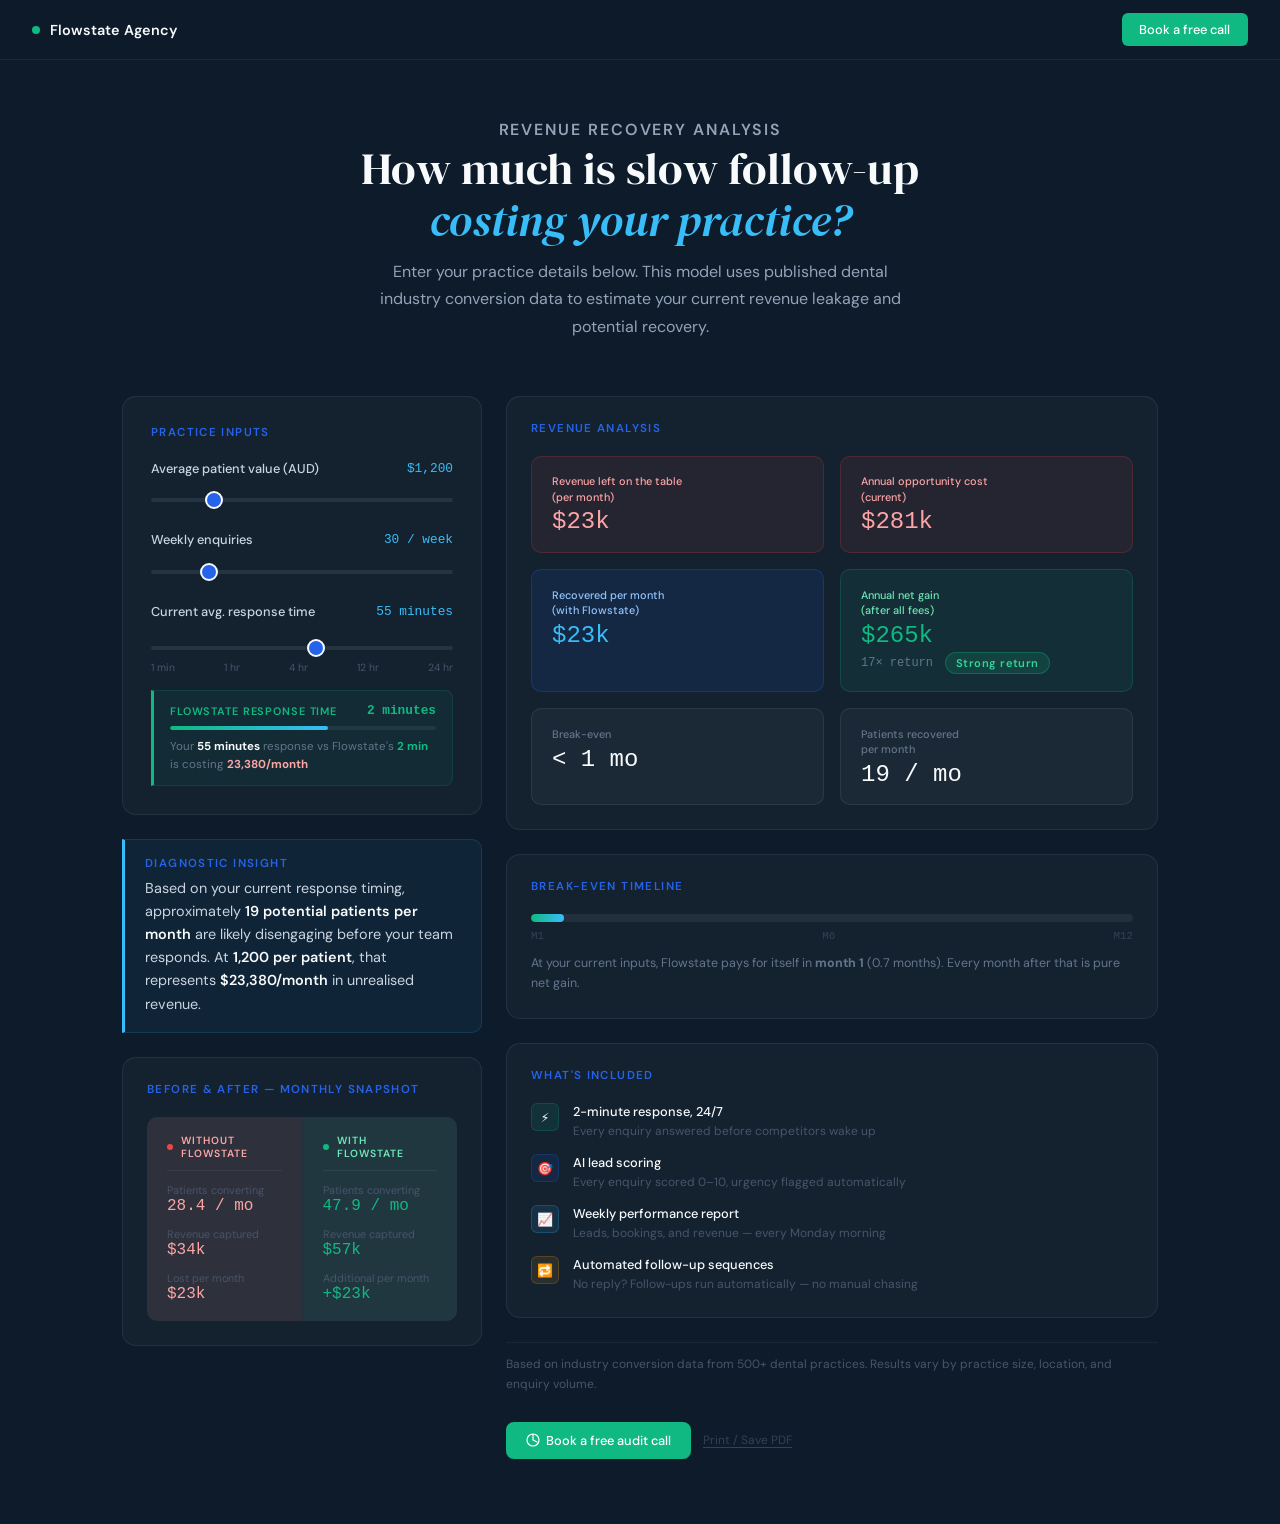
<file: Flowstate_ROI_Calculator.html>
<!DOCTYPE html>
<html lang="en">
<head>
<meta charset="UTF-8">
<meta name="viewport" content="width=device-width, initial-scale=1.0">
<title>Flowstate — Revenue Recovery Calculator</title>
<style>
*,*::before,*::after{box-sizing:border-box;margin:0;padding:0}
:root{
  --navy:#0D1B2A;
  --blue:#2563EB;
  --sky:#38BDF8;
  --emerald:#10B981;
  --offwhite:#F8FAFC;
  --charcoal:#1E293B;
  --slate:#475569;
  --border:#E2E8F0;
  --red:#EF4444;
  --amber:#F59E0B;
  --sans:'DM Sans',-apple-system,BlinkMacSystemFont,'Segoe UI',system-ui,sans-serif;
  --mono:'JetBrains Mono','Fira Mono','Consolas',monospace;
}
html{scroll-behavior:smooth}
body{font-family:var(--sans);background:var(--navy);color:#F8FAFC;min-height:100vh;-webkit-font-smoothing:antialiased;padding:0}

/* NAV */
.nav{background:rgba(13,27,42,0.96);backdrop-filter:blur(12px);border-bottom:1px solid rgba(255,255,255,0.06);padding:0 2rem;height:60px;display:flex;align-items:center;justify-content:space-between;position:sticky;top:0;z-index:100}
.nav-logo{display:flex;align-items:center;gap:10px;font-size:0.9rem;font-weight:600;color:#F8FAFC;text-decoration:none;font-family:'DM Sans',sans-serif}
.nav-dot{width:8px;height:8px;border-radius:50%;background:var(--emerald)}
.nav-cta{background:var(--emerald);color:#fff;font-size:0.8rem;font-weight:500;padding:0.5rem 1.1rem;border-radius:6px;text-decoration:none;transition:background 0.2s}
.nav-cta:hover{background:#0ea271}

/* HEADER */
.header{max-width:860px;margin:0 auto;padding:3.5rem 2rem 2rem;text-align:center}
.header-eyebrow{font-size:0.72rem;font-weight:600;letter-spacing:0.12em;text-transform:uppercase;color:var(--blue);margin-bottom:1rem;display:block}
.header h1{font-family:'DM Serif Display',Georgia,serif;font-size:clamp(2rem,4vw,2.8rem);font-weight:400;color:#F8FAFC;line-height:1.15;margin-bottom:0.75rem;letter-spacing:0}
.header h1 strong{font-style:italic;font-weight:400;color:var(--sky)}
.header p{font-size:1rem;color:#94A3B8;line-height:1.7;max-width:540px;margin:0 auto}

/* MAIN LAYOUT */
.calc-wrap{max-width:1100px;margin:0 auto;padding:1.5rem 2rem 4rem;display:grid;grid-template-columns:360px 1fr;gap:1.5rem;align-items:start}
@media(max-width:860px){.calc-wrap{grid-template-columns:1fr;padding:1rem 1rem 3rem}}

/* PANELS */
.panel{background:rgba(255,255,255,0.03);border:1px solid rgba(255,255,255,0.07);border-radius:14px;padding:1.75rem}
.panel-title{font-size:0.72rem;font-weight:600;letter-spacing:0.12em;text-transform:uppercase;color:var(--blue);margin-bottom:1.25rem}

/* INPUTS */
.input-group{margin-bottom:1.5rem}
.input-group:last-child{margin-bottom:0}
.input-top{display:flex;justify-content:space-between;align-items:center;margin-bottom:0.6rem}
.input-label{font-size:0.8rem;font-weight:500;color:#CBD5E1;display:flex;align-items:center;gap:6px}
.input-val{font-family:var(--mono);font-size:0.8rem;font-weight:500;color:#38BDF8}
.tooltip-btn{width:16px;height:16px;border-radius:50%;background:rgba(255,255,255,0.06);border:1px solid rgba(255,255,255,0.1);color:#64748B;font-size:9px;display:inline-flex;align-items:center;justify-content:center;cursor:help;flex-shrink:0;position:relative}
.tooltip-btn:hover .tooltip-box{display:block}
.tooltip-box{display:none;position:absolute;left:22px;top:-4px;width:200px;background:#1E293B;border:1px solid rgba(255,255,255,0.1);border-radius:8px;padding:10px 12px;font-size:11px;color:#94A3B8;line-height:1.5;z-index:50;font-family:var(--sans)}

/* RANGE SLIDER */
input[type=range]{width:100%;-webkit-appearance:none;appearance:none;height:4px;background:rgba(255,255,255,0.08);border-radius:2px;outline:none;cursor:pointer}
input[type=range]::-webkit-slider-thumb{-webkit-appearance:none;width:18px;height:18px;border-radius:50%;background:var(--blue);border:2px solid #F8FAFC;cursor:pointer;transition:transform 0.15s}
input[type=range]::-webkit-slider-thumb:hover{transform:scale(1.15)}
input[type=range]::-moz-range-thumb{width:18px;height:18px;border-radius:50%;background:var(--blue);border:2px solid #F8FAFC;cursor:pointer}

/* SELECT */
select{width:100%;background:#111827;border:1px solid rgba(255,255,255,0.1);border-radius:8px;color:#F8FAFC;font-size:0.85rem;padding:0.6rem 0.875rem;outline:none;cursor:pointer;font-family:var(--sans)}
select:focus{border-color:var(--blue)}

/* RIGHT COLUMN */
.right-col{display:flex;flex-direction:column;gap:1.5rem}

/* INSIGHT LINE */
.insight{background:rgba(56,189,248,0.06);border:1px solid rgba(56,189,248,0.15);border-left:3px solid var(--sky);border-radius:0 10px 10px 0;padding:1rem 1.25rem}
.insight-label{font-size:0.72rem;font-weight:600;letter-spacing:0.12em;text-transform:uppercase;color:var(--blue);margin-bottom:0.4rem}
.insight-text{font-size:0.9rem;color:#CBD5E1;line-height:1.6}
.insight-text strong{color:#F8FAFC;font-weight:600}

/* METRICS GRID */
.metrics-grid{display:grid;grid-template-columns:1fr 1fr;gap:1rem}
.metric-card{border-radius:10px;padding:1.1rem 1.25rem}
.metric-card.red{background:rgba(239,68,68,0.08);border:1px solid rgba(239,68,68,0.2)}
.metric-card.blue{background:rgba(37,99,235,0.1);border:1px solid rgba(37,99,235,0.25)}
.metric-card.green{background:rgba(16,185,129,0.08);border:1px solid rgba(16,185,129,0.2)}
.metric-card.neutral{background:rgba(255,255,255,0.03);border:1px solid rgba(255,255,255,0.08)}
.metric-label{font-size:0.68rem;font-weight:500;color:#64748B;margin-bottom:0.35rem;line-height:1.4}
.metric-card.red .metric-label{color:#FCA5A5}
.metric-card.blue .metric-label{color:#93C5FD}
.metric-card.green .metric-label{color:#6EE7B7}
.metric-val{font-family:var(--mono);font-size:1.5rem;font-weight:500;color:#F8FAFC;line-height:1}
.metric-card.red .metric-val{color:#FCA5A5}
.metric-card.blue .metric-val{color:#38BDF8}
.metric-card.green .metric-val{color:#10B981}

/* ROI BADGE */
.roi-row{display:flex;align-items:center;gap:0.75rem;flex-wrap:wrap;margin-top:0.25rem}
.roi-badge{font-size:0.7rem;font-weight:600;padding:3px 10px;border-radius:99px;letter-spacing:0.04em}
.roi-badge.green{background:rgba(16,185,129,0.15);color:#34D399;border:1px solid rgba(16,185,129,0.3)}
.roi-badge.amber{background:rgba(245,158,11,0.15);color:#FCD34D;border:1px solid rgba(245,158,11,0.3)}
.roi-badge.red{background:rgba(239,68,68,0.15);color:#FCA5A5;border:1px solid rgba(239,68,68,0.3)}

/* CONFIDENCE RANGES */
.confidence{padding:1.25rem}











/* BREAKDOWN */
.breakdown-row{display:flex;justify-content:space-between;align-items:flex-start;padding:0.6rem 0;border-bottom:1px solid rgba(255,255,255,0.05);font-size:0.78rem}
.breakdown-row:last-child{border-bottom:none}
.breakdown-key{color:#94A3B8;line-height:1.4;max-width:65%}
.breakdown-val{font-family:var(--mono);font-size:0.75rem;color:#CBD5E1;text-align:right}
.breakdown-row.highlight .breakdown-key{color:#F8FAFC;font-weight:500}
.breakdown-row.highlight .breakdown-val{color:#38BDF8;font-weight:500}
.breakdown-row.negative .breakdown-key{color:#FCA5A5}
.breakdown-row.negative .breakdown-val{color:#FCA5A5}

/* CHART */






/* ACTIONS */
.actions{display:flex;gap:0.75rem;flex-wrap:wrap;padding-top:0.25rem}
.btn{display:inline-flex;align-items:center;gap:6px;padding:0.625rem 1.25rem;border-radius:8px;font-size:0.8rem;font-weight:500;cursor:pointer;border:none;text-decoration:none;transition:all 0.2s;font-family:var(--sans)}
.btn-primary{background:var(--emerald);color:#fff}
.btn-primary:hover{background:#0ea271;transform:translateY(-1px)}
.btn-ghost{background:transparent;color:#64748B;border:1px solid rgba(255,255,255,0.08)}
.btn-ghost:hover{border-color:rgba(255,255,255,0.2);color:#94A3B8}

/* FORMULA NOTE */
.formula-note{font-size:0.72rem;color:#334155;line-height:1.7;border-top:1px solid rgba(255,255,255,0.05);padding-top:1.25rem;margin-top:0.5rem}
.formula-note a{color:#475569;text-decoration:underline}


/* BEFORE/AFTER COMPARISON */
.ba-grid{display:grid;grid-template-columns:1fr 1fr;gap:1px;border-radius:10px;overflow:hidden;background:rgba(255,255,255,0.06)}
.ba-col{padding:1.25rem 1.5rem;display:flex;flex-direction:column;gap:0.875rem}
.ba-col.before{background:rgba(239,68,68,0.06)}
.ba-col.after{background:rgba(16,185,129,0.06)}
.ba-header{display:flex;align-items:center;gap:0.5rem;font-size:0.68rem;font-weight:600;letter-spacing:0.1em;text-transform:uppercase;padding-bottom:0.75rem;border-bottom:1px solid rgba(255,255,255,0.06)}
.ba-col.before .ba-header{color:#FCA5A5}
.ba-col.after .ba-header{color:#6EE7B7}
.ba-dot{width:7px;height:7px;border-radius:50%;flex-shrink:0}
.ba-col.before .ba-dot{background:#EF4444}
.ba-col.after .ba-dot{background:#10B981}
.ba-row{display:flex;flex-direction:column;gap:2px}
.ba-label{font-size:0.7rem;color:#475569}
.ba-val{font-family:var(--mono);font-size:1.1rem;font-weight:500}
.ba-col.before .ba-val{color:#FCA5A5}
.ba-col.after .ba-val{color:#10B981}

/* BREAK-EVEN BAR */
.be-bar-wrap{margin-top:0.75rem}
.be-bar-track{height:8px;background:rgba(255,255,255,0.06);border-radius:99px;overflow:hidden;position:relative}
.be-bar-fill{height:100%;border-radius:99px;background:linear-gradient(90deg,#10B981,#38BDF8);transition:width 0.4s ease}
.be-bar-labels{display:flex;justify-content:space-between;margin-top:0.5rem}
.be-bar-label{font-size:0.68rem;color:#334155;font-family:var(--mono)}
.be-bar-marker{position:absolute;top:50%;transform:translateY(-50%);width:12px;height:12px;border-radius:50%;background:#10B981;border:2px solid #0D1B2A;transition:left 0.4s ease;margin-left:-6px}
.be-context{font-size:0.75rem;color:#64748B;margin-top:0.625rem;line-height:1.5}
.be-context strong{color:#10B981}

/* PRINT */
@media print{
  body{background:#fff;color:#000}
  .nav,.actions,.nav-cta{display:none}
  .panel{border:1px solid #E2E8F0;background:#fff}
  .metric-card{border:1px solid #E2E8F0;background:#F8FAFC}
  .metric-val,
  .insight{background:#F0FDF4;border-color:#BBF7D0}
  .header p,.insight-text,.breakdown-key,.metric-label,
  .formula-note{color:#6B7280}
  
  .chart-wrap,
}

@media(max-width:560px){
  .metrics-grid{grid-template-columns:1fr}
  
  
  .calc-wrap{padding:1rem 1rem 3rem}
}
</style>
<link href="https://fonts.googleapis.com/css2?family=DM+Serif+Display:ital@0;1&family=DM+Sans:wght@300;400;500;600&display=swap" rel="stylesheet">
</head>
<body>

<nav class="nav">
  <a class="nav-logo" href="https://flowstateau.com">
    <div class="nav-dot"></div>
    Flowstate Agency
  </a>
  <a class="nav-cta" href="https://calendly.com/staff-flowstateau/free-automation-audit" target="_blank">Book a free call</a>
</nav>

<div class="header">
  <p class="header-eyebrow">Revenue Recovery Analysis</p>
  <h1>How much is slow follow-up<br><strong>costing your practice?</strong></h1>
  <p>Enter your practice details below. This model uses published dental industry conversion data to estimate your current revenue leakage and potential recovery.</p>
</div>

<div class="calc-wrap">

  <!-- LEFT COLUMN: Inputs + Insight + Before/After -->
  <div style="display:flex;flex-direction:column;gap:1.5rem">

    <!-- Practice inputs -->
    <div class="panel">
      <p class="panel-title">Practice inputs</p>

      <div class="input-group">
        <div class="input-top">
          <span class="input-label">Average patient value (AUD)</span>
          <span class="input-val" id="apv-out">$1,200</span>
        </div>
        <input type="range" id="apv" min="300" max="5000" step="50" value="1200">
      </div>

      <div class="input-group">
        <div class="input-top">
          <span class="input-label">Weekly enquiries</span>
          <span class="input-val" id="enq-out">30 / week</span>
        </div>
        <input type="range" id="enq" min="5" max="150" step="1" value="30">
      </div>

      <div class="input-group" style="margin-bottom:0">
        <div class="input-top" style="margin-bottom:0.875rem">
          <span class="input-label">Current avg. response time</span>
          <span class="input-val" id="rt-out">4 hours</span>
        </div>
        <!-- Slider: 1min to 1440min (24hr) on log scale mapped to 0-100 -->
        <input type="range" id="rt-slider" min="0" max="100" step="1" value="55">
        <div style="display:flex;justify-content:space-between;margin-top:0.4rem">
          <span style="font-size:0.65rem;color:#475569">1 min</span>
          <span style="font-size:0.65rem;color:#475569">1 hr</span>
          <span style="font-size:0.65rem;color:#475569">4 hr</span>
          <span style="font-size:0.65rem;color:#475569">12 hr</span>
          <span style="font-size:0.65rem;color:#475569">24 hr</span>
        </div>
        <div style="margin-top:1rem;background:rgba(16,185,129,0.06);border:1px solid rgba(16,185,129,0.15);border-left:3px solid var(--emerald);border-radius:0 8px 8px 0;padding:0.75rem 1rem">
          <div style="display:flex;justify-content:space-between;align-items:center;margin-bottom:0.25rem">
            <span style="font-size:0.68rem;font-weight:600;letter-spacing:0.08em;text-transform:uppercase;color:#10B981">Flowstate response time</span>
            <span style="font-family:var(--mono);font-size:0.8rem;color:#10B981;font-weight:600">2 minutes</span>
          </div>
          <div style="height:4px;background:rgba(255,255,255,0.06);border-radius:2px;overflow:hidden;margin-top:0.5rem">
            <div id="rt-gap-bar" style="height:100%;background:linear-gradient(90deg,#10B981,#38BDF8);border-radius:2px;transition:width 0.3s ease;width:50%"></div>
          </div>
          <p id="rt-gap-text" style="font-size:0.72rem;color:#64748B;margin-top:0.5rem;line-height:1.5">Drag the slider to see how your response time affects revenue</p>
        </div>
      </div>
    </div>

    <!-- Diagnostic insight -->
    <div class="insight">
      <p class="insight-label">Diagnostic insight</p>
      <p class="insight-text" id="insight-text">Calculating...</p>
    </div>

    <!-- Before / After -->
    <div class="panel" style="padding:1.5rem">
      <p class="panel-title">Before &amp; after — monthly snapshot</p>
      <div style="display:grid;grid-template-columns:1fr 1fr;gap:1px;border-radius:10px;overflow:hidden;background:rgba(255,255,255,0.06)">
        <div style="padding:1.1rem 1.25rem;display:flex;flex-direction:column;gap:0.75rem;background:rgba(239,68,68,0.06)">
          <div style="display:flex;align-items:center;gap:0.5rem;font-size:0.65rem;font-weight:600;letter-spacing:0.1em;text-transform:uppercase;color:#FCA5A5;padding-bottom:0.625rem;border-bottom:1px solid rgba(255,255,255,0.06)">
            <span style="width:6px;height:6px;border-radius:50%;background:#EF4444;flex-shrink:0;display:inline-block"></span>Without Flowstate
          </div>
          <div><div style="font-size:0.68rem;color:#475569">Patients converting</div><div style="font-family:var(--mono);font-size:1rem;font-weight:500;color:#FCA5A5" id="ba-cp">—</div></div>
          <div><div style="font-size:0.68rem;color:#475569">Revenue captured</div><div style="font-family:var(--mono);font-size:1rem;font-weight:500;color:#FCA5A5" id="ba-rev-before">—</div></div>
          <div><div style="font-size:0.68rem;color:#475569">Lost per month</div><div style="font-family:var(--mono);font-size:1rem;font-weight:500;color:#FCA5A5" id="ba-lost">—</div></div>
        </div>
        <div style="padding:1.1rem 1.25rem;display:flex;flex-direction:column;gap:0.75rem;background:rgba(16,185,129,0.06)">
          <div style="display:flex;align-items:center;gap:0.5rem;font-size:0.65rem;font-weight:600;letter-spacing:0.1em;text-transform:uppercase;color:#6EE7B7;padding-bottom:0.625rem;border-bottom:1px solid rgba(255,255,255,0.06)">
            <span style="width:6px;height:6px;border-radius:50%;background:#10B981;flex-shrink:0;display:inline-block"></span>With Flowstate
          </div>
          <div><div style="font-size:0.68rem;color:#475569">Patients converting</div><div style="font-family:var(--mono);font-size:1rem;font-weight:500;color:#10B981" id="ba-fp">—</div></div>
          <div><div style="font-size:0.68rem;color:#475569">Revenue captured</div><div style="font-family:var(--mono);font-size:1rem;font-weight:500;color:#10B981" id="ba-rev-after">—</div></div>
          <div><div style="font-size:0.68rem;color:#475569">Additional per month</div><div style="font-family:var(--mono);font-size:1rem;font-weight:500;color:#10B981" id="ba-gain">—</div></div>
        </div>
      </div>
    </div>

  </div><!-- end left column -->

  <!-- RIGHT COLUMN: Revenue analysis + Break-even + Metrics + CTA -->
  <div style="display:flex;flex-direction:column;gap:1.5rem">

    <!-- Revenue analysis cards -->
    <div class="panel" style="padding:1.5rem">
      <p class="panel-title">Revenue analysis</p>
      <div class="metrics-grid">
        <div class="metric-card red">
          <div class="metric-label">Revenue left on the table<br>(per month)</div>
          <div class="metric-val" id="m-lost-mo">—</div>
        </div>
        <div class="metric-card red">
          <div class="metric-label">Annual opportunity cost<br>(current)</div>
          <div class="metric-val" id="m-lost-yr">—</div>
        </div>
        <div class="metric-card blue">
          <div class="metric-label">Recovered per month<br>(with Flowstate)</div>
          <div class="metric-val" id="m-rec-mo">—</div>
        </div>
        <div class="metric-card green">
          <div class="metric-label">Annual net gain<br>(after all fees)</div>
          <div class="metric-val" id="m-ang">—</div>
          <div class="roi-row">
            <span id="roi-pct" style="font-family:var(--mono);font-size:0.75rem;color:#64748B"></span>
            <span id="roi-badge" class="roi-badge"></span>
          </div>
        </div>
        <div class="metric-card neutral">
          <div class="metric-label">Break-even</div>
          <div class="metric-val" id="m-be">—</div>
        </div>
        <div class="metric-card neutral">
          <div class="metric-label">Patients recovered<br>per month</div>
          <div class="metric-val" id="m-pat">—</div>
        </div>
      </div>
    </div>

    <!-- Break-even bar -->
    <div class="panel" style="padding:1.5rem">
      <p class="panel-title">Break-even timeline</p>
      <div style="margin-top:0.5rem">
        <div style="height:8px;background:rgba(255,255,255,0.06);border-radius:99px;overflow:hidden">
          <div id="be-fill" style="height:100%;width:0%;border-radius:99px;background:linear-gradient(90deg,#10B981,#38BDF8);transition:width 0.4s ease"></div>
        </div>
        <div style="display:flex;justify-content:space-between;margin-top:0.5rem">
          <span style="font-size:0.68rem;color:#334155;font-family:var(--mono)">M1</span>
          <span style="font-size:0.68rem;color:#334155;font-family:var(--mono)">M6</span>
          <span style="font-size:0.68rem;color:#334155;font-family:var(--mono)">M12</span>
        </div>
      </div>
      <p id="be-context" style="font-size:0.78rem;color:#64748B;margin-top:0.75rem;line-height:1.6">Calculating...</p>
    </div>

    <!-- What Flowstate measures -->
    <div class="panel" style="padding:1.5rem">
      <p class="panel-title">What's included</p>
      <div style="display:flex;flex-direction:column;gap:0.875rem">
        <div style="display:flex;gap:0.875rem;align-items:flex-start">
          <div style="width:28px;height:28px;border-radius:6px;background:rgba(16,185,129,0.1);border:1px solid rgba(16,185,129,0.2);display:flex;align-items:center;justify-content:center;flex-shrink:0;font-size:0.8rem">⚡</div>
          <div><p style="font-size:0.8rem;font-weight:500;color:#F8FAFC;margin-bottom:2px">2-minute response, 24/7</p><p style="font-size:0.75rem;color:#475569;line-height:1.5">Every enquiry answered before competitors wake up</p></div>
        </div>
        <div style="display:flex;gap:0.875rem;align-items:flex-start">
          <div style="width:28px;height:28px;border-radius:6px;background:rgba(37,99,235,0.1);border:1px solid rgba(37,99,235,0.2);display:flex;align-items:center;justify-content:center;flex-shrink:0;font-size:0.8rem">🎯</div>
          <div><p style="font-size:0.8rem;font-weight:500;color:#F8FAFC;margin-bottom:2px">AI lead scoring</p><p style="font-size:0.75rem;color:#475569;line-height:1.5">Every enquiry scored 0–10, urgency flagged automatically</p></div>
        </div>
        <div style="display:flex;gap:0.875rem;align-items:flex-start">
          <div style="width:28px;height:28px;border-radius:6px;background:rgba(56,189,248,0.1);border:1px solid rgba(56,189,248,0.2);display:flex;align-items:center;justify-content:center;flex-shrink:0;font-size:0.8rem">📈</div>
          <div><p style="font-size:0.8rem;font-weight:500;color:#F8FAFC;margin-bottom:2px">Weekly performance report</p><p style="font-size:0.75rem;color:#475569;line-height:1.5">Leads, bookings, and revenue — every Monday morning</p></div>
        </div>
        <div style="display:flex;gap:0.875rem;align-items:flex-start">
          <div style="width:28px;height:28px;border-radius:6px;background:rgba(245,158,11,0.1);border:1px solid rgba(245,158,11,0.2);display:flex;align-items:center;justify-content:center;flex-shrink:0;font-size:0.8rem">🔁</div>
          <div><p style="font-size:0.8rem;font-weight:500;color:#F8FAFC;margin-bottom:2px">Automated follow-up sequences</p><p style="font-size:0.75rem;color:#475569;line-height:1.5">No reply? Follow-ups run automatically — no manual chasing</p></div>
        </div>
      </div>
    </div>

    <!-- Social proof + Actions -->
    <div style="display:flex;flex-direction:column;gap:0.75rem">
      <p style="font-size:0.75rem;color:#475569;line-height:1.6;padding:0.75rem 0;border-top:1px solid rgba(255,255,255,0.05)">Based on industry conversion data from 500+ dental practices. Results vary by practice size, location, and enquiry volume.</p>
      <div class="actions">
        <a class="btn btn-primary" href="https://calendly.com/staff-flowstateau/free-automation-audit" target="_blank">
          <svg width="14" height="14" viewBox="0 0 14 14" fill="none"><path d="M7 1v6l4 2M13 7A6 6 0 111 7a6 6 0 0112 0z" stroke="currentColor" stroke-width="1.2" stroke-linecap="round" stroke-linejoin="round"/></svg>
          Book a free audit call
        </a>
        <button onclick="window.print()" style="background:none;border:none;color:#334155;font-size:0.75rem;cursor:pointer;font-family:var(--sans);padding:0.5rem 0;text-decoration:underline;text-underline-offset:3px">Print / Save PDF</button>
      </div>
    </div>

  </div><!-- end right column -->

</div>

<script>
// ── FORMAT HELPERS ────────────────────────────────────────────────────────────
function fmtAUD(v) {
  const abs = Math.abs(v);
  const sign = v < 0 ? '-' : '';
  if (abs >= 1000000) return sign + '$' + (abs/1000000).toFixed(1) + 'M';
  if (abs >= 10000)   return sign + '$' + Math.round(abs/1000) + 'k';
  if (abs >= 1000)    return sign + '$' + (abs/1000).toFixed(1) + 'k';
  return sign + '$' + Math.round(abs).toLocaleString('en-AU');
}
function fmtFull(v) {
  return (v < 0 ? '-' : '') + '$' + Math.abs(Math.round(v)).toLocaleString('en-AU');
}

// ── CORE CALCULATION ──────────────────────────────────────────────────────────
function calc() {
  const apv  = parseInt(document.getElementById('apv').value);
  const enq  = parseInt(document.getElementById('enq').value);
  const prac = 1;
  const enqAdj = enq * prac;

  // Convert slider 0-100 to minutes on log scale (1min to 1440min)
  const sliderVal = parseInt(document.getElementById('rt-slider').value);
  const minutes = Math.round(Math.pow(10, sliderVal / 100 * Math.log10(1440)));
  const clampedMin = Math.max(1, Math.min(1440, minutes));

  // Current practice retention factor — logarithmic decay curve
  const FLOWSTATE_RF = 0.97;
  let rf;
  if (clampedMin <= 1) {
    rf = 0.95;
  } else {
    rf = 0.95 - (0.68 * Math.log10(clampedMin) / Math.log10(1440));
    rf = Math.max(0.10, Math.min(0.95, rf));
  }

  // Format minutes for display
  let rtLabel;
  if (clampedMin < 60) {
    rtLabel = clampedMin + ' minute' + (clampedMin === 1 ? '' : 's');
  } else if (clampedMin < 1440) {
    const hrs = (clampedMin / 60).toFixed(clampedMin < 120 ? 1 : 0);
    rtLabel = hrs + ' hour' + (parseFloat(hrs) === 1 ? '' : 's');
  } else {
    rtLabel = '24 hours';
  }
  document.getElementById('rt-out').textContent = rtLabel;

  // Update gap bar width
  const gapPct = Math.max(0, Math.min(100, ((rf / FLOWSTATE_RF) * 100)));
  document.getElementById('rt-gap-bar').style.width = gapPct + '%';

  // Update gap text
  const gapMR = Math.round((FLOWSTATE_RF - rf) * (enqAdj * 4.33 * 0.38) * apv);
  if (clampedMin <= 2) {
    document.getElementById('rt-gap-text').textContent = 'Already responding quickly — minimal gap to close.';
    document.getElementById('rt-gap-bar').style.background = '#10B981';
  } else {
    document.getElementById('rt-gap-text').innerHTML = `Your <strong style="color:#F8FAFC">${rtLabel}</strong> response vs Flowstate's <strong style="color:#10B981">2 min</strong> is costing <strong style="color:#FCA5A5">${Math.abs(gapMR).toLocaleString("en-AU")}/month</strong>`;
    document.getElementById('rt-gap-bar').style.background = 'linear-gradient(90deg,#10B981,#38BDF8)';
  }
  // rtLabel already set in slider logic above

  // Update display values
  document.getElementById('apv-out').textContent  = '$' + apv.toLocaleString('en-AU');
  document.getElementById('enq-out').textContent  = enq + ' / week';


  // ── MATH MODEL ──────────────────────────────────────────────
  const monthlyEnq  = enqAdj * 4.33;                    // Step 1
  const baseline    = monthlyEnq * 0.38;              // Step 2
  const currentCP   = baseline * rf;                  // Step 4
  const flowstateCP = baseline * FLOWSTATE_RF;                // Step 5
  const AR          = flowstateCP - currentCP;        // Step 6 — additional recovered
  const MR          = AR * apv;                       // Step 7 — monthly revenue recovered

  const setupFee    = 1000;
  const monthlyFee  = 1200;
  const annualCost  = setupFee + (monthlyFee * 12);   // $5,564
  const ANG         = (MR * 12) - annualCost;         // Step 8
  const ROI         = (ANG / annualCost) * 100;       // Step 9

  // Lost revenue (what they're currently missing vs full potential)
  const lostPerMonth = (flowstateCP - currentCP) * apv;  // same as MR
  const lostPerYear  = lostPerMonth * 12;

  // Break-even
  const breakEvenMo = MR > 0 ? (annualCost / (MR * 12)) * 12 : null;

  // ── INSIGHT LINE ─────────────────────────────────────────────
  const disengaging = Math.round(AR);
  document.getElementById('insight-text').innerHTML =
    `Based on your current response timing, approximately <strong>${disengaging} potential patients per month</strong> are likely disengaging before your team responds. At <strong>${apv.toLocaleString('en-AU')} per patient</strong>, that represents <strong>${fmtFull(lostPerMonth)}/month</strong> in unrealised revenue.`;

  // ── METRIC CARDS ─────────────────────────────────────────────
  document.getElementById('m-lost-mo').textContent = fmtAUD(lostPerMonth);
  document.getElementById('m-lost-yr').textContent = fmtAUD(lostPerYear);
  document.getElementById('m-rec-mo').textContent  = fmtAUD(MR);
  document.getElementById('m-ang').textContent     = fmtAUD(ANG);
  document.getElementById('m-be').textContent      = breakEvenMo ? (breakEvenMo < 1 ? '< 1 mo' : breakEvenMo.toFixed(1) + ' mo') : 'N/A';
  document.getElementById('m-pat').textContent     = Math.round(AR) + ' / mo';

  // ── BEFORE / AFTER ───────────────────────────────────────────
  document.getElementById('ba-cp').textContent       = currentCP.toFixed(1) + ' / mo';
  document.getElementById('ba-rev-before').textContent = fmtAUD(currentCP * apv);
  document.getElementById('ba-lost').textContent     = fmtAUD(lostPerMonth);
  document.getElementById('ba-fp').textContent       = flowstateCP.toFixed(1) + ' / mo';
  document.getElementById('ba-rev-after').textContent = fmtAUD(flowstateCP * apv);
  document.getElementById('ba-gain').textContent     = '+' + fmtAUD(MR);

  // ── BREAK-EVEN BAR ────────────────────────────────────────────
  const beMo = MR > monthlyFee ? (annualCost / MR) : null;
  const bePct = beMo ? Math.min((beMo / 12) * 100, 100) : 100;
  document.getElementById('be-fill').style.width    = bePct + '%';
  
  if (beMo && beMo <= 12) {
    const beRound = beMo.toFixed(1);
    document.getElementById('be-context').innerHTML =
      `At your current inputs, Flowstate pays for itself in <strong>month ${Math.ceil(beMo)}</strong> (${beRound} months). Every month after that is pure net gain.`;
  } else if (beMo && beMo > 12) {
    document.getElementById('be-context').innerHTML =
      `Break-even falls outside 12 months at these inputs. Consider increasing enquiry volume or patient value to improve the return.`;
  } else {
    document.getElementById('be-context').innerHTML =
      `At this response speed, monthly recovery does not exceed the service cost. Flowstate is most impactful for practices responding slower than 1 hour.`;
  }

  // ROI badge
  const roiPct = document.getElementById('roi-pct');
  const roiBadge = document.getElementById('roi-badge');
  roiPct.textContent = ROI > 999 ? Math.round(ROI/100) + '× return' : Math.round(ROI) + '% ROI';
  if (ROI >= 200) {
    roiBadge.className = 'roi-badge green'; roiBadge.textContent = 'Strong return';
  } else if (ROI >= 50) {
    roiBadge.className = 'roi-badge amber'; roiBadge.textContent = 'Moderate return';
  } else {
    roiBadge.className = 'roi-badge red'; roiBadge.textContent = 'Low return';
  }

  // ── CONFIDENCE RANGES ────────────────────────────────────────

  // ── 12-MONTH CHART ───────────────────────────────────────────
  // Single line: cumulative net position with Flowstate
  // Month 1 starts negative (setup fee), crosses zero at break-even
  const gainData = Array.from({length:12}, (_, i) => {
    const grossRecovered = MR * (i + 1);
    const totalCost = setupFee + monthlyFee * (i + 1);
    return grossRecovered - totalCost;
  });
}

// ── EVENT LISTENERS ───────────────────────────────────────────────────────────
let debounceTimer;
function debouncedCalc() {
  clearTimeout(debounceTimer);
  debounceTimer = setTimeout(calc, 80);
}
['apv','enq'].forEach(id => {
  document.getElementById(id).addEventListener('input', debouncedCalc);
});
document.getElementById('rt-slider').addEventListener('input', debouncedCalc);
window.addEventListener('resize', calc);

// ── INIT ──────────────────────────────────────────────────────────────────────
calc();
</script>
</body>
</html>
</file>
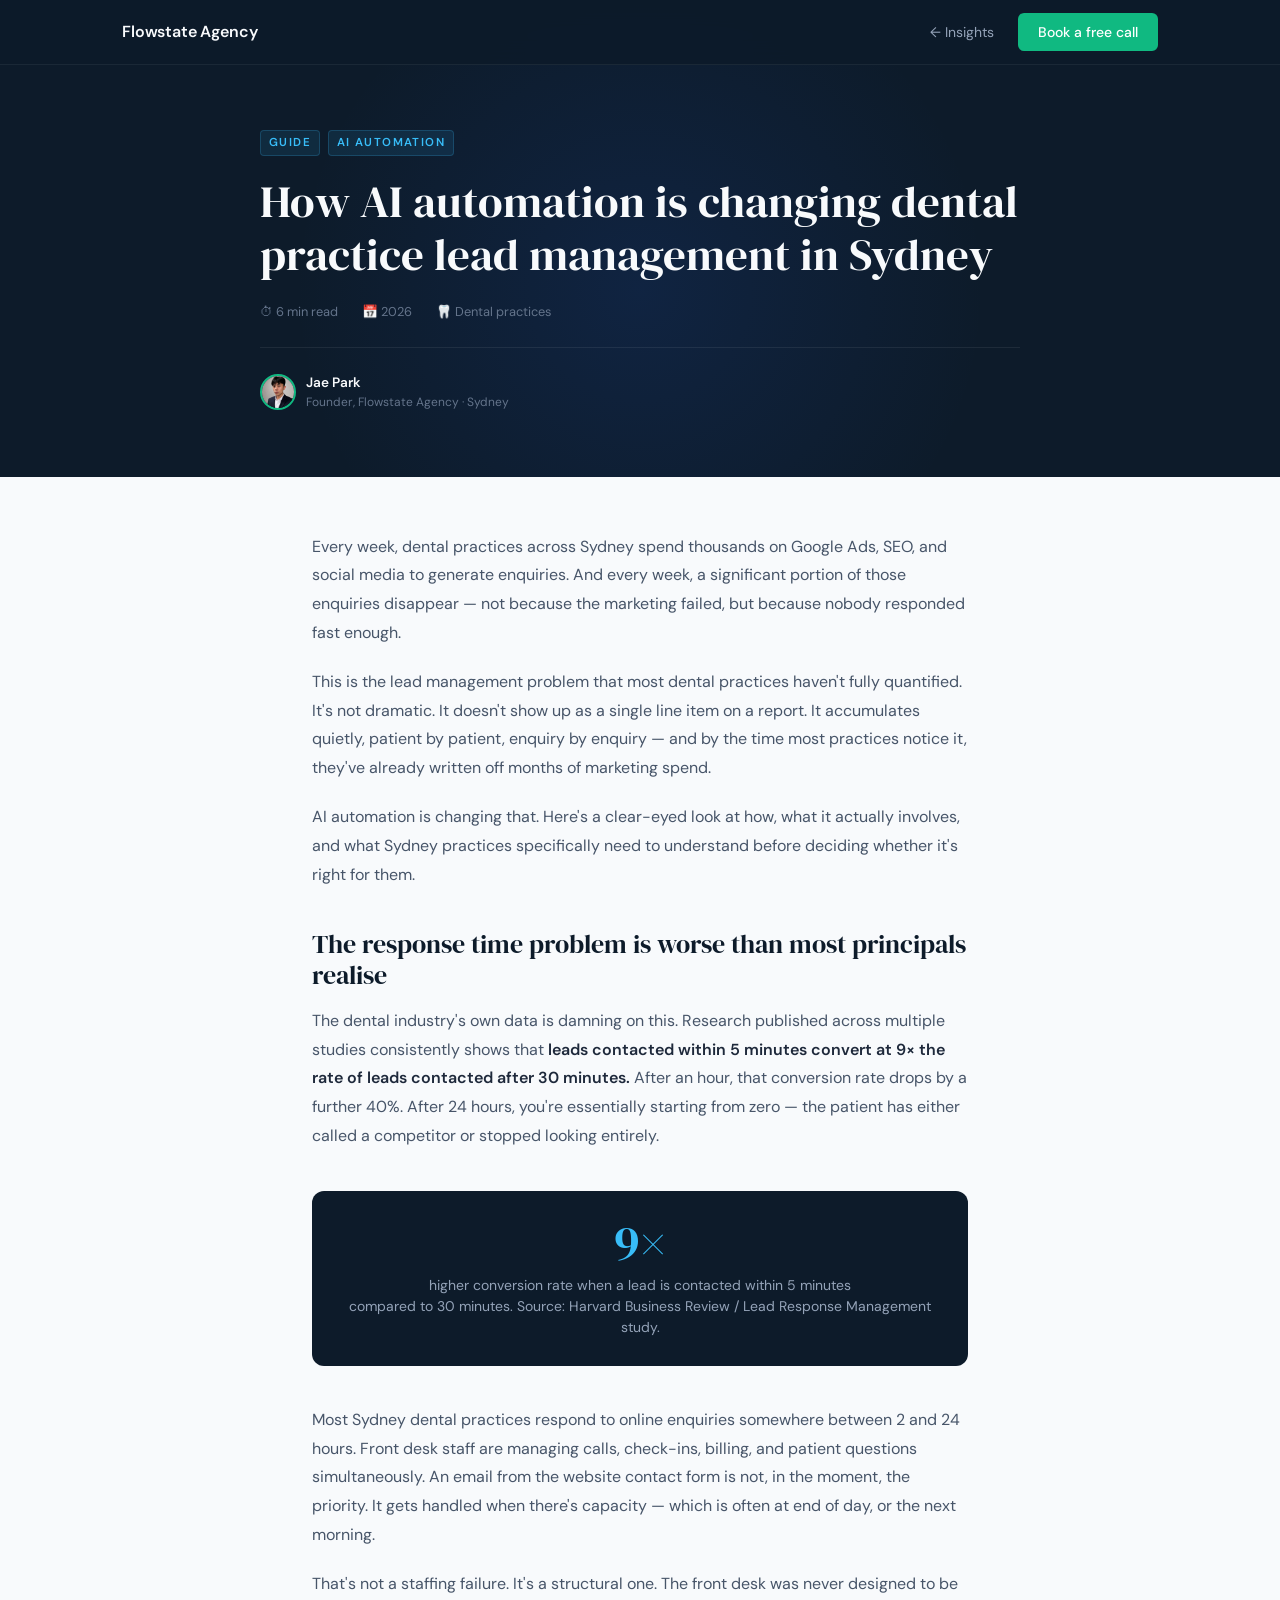
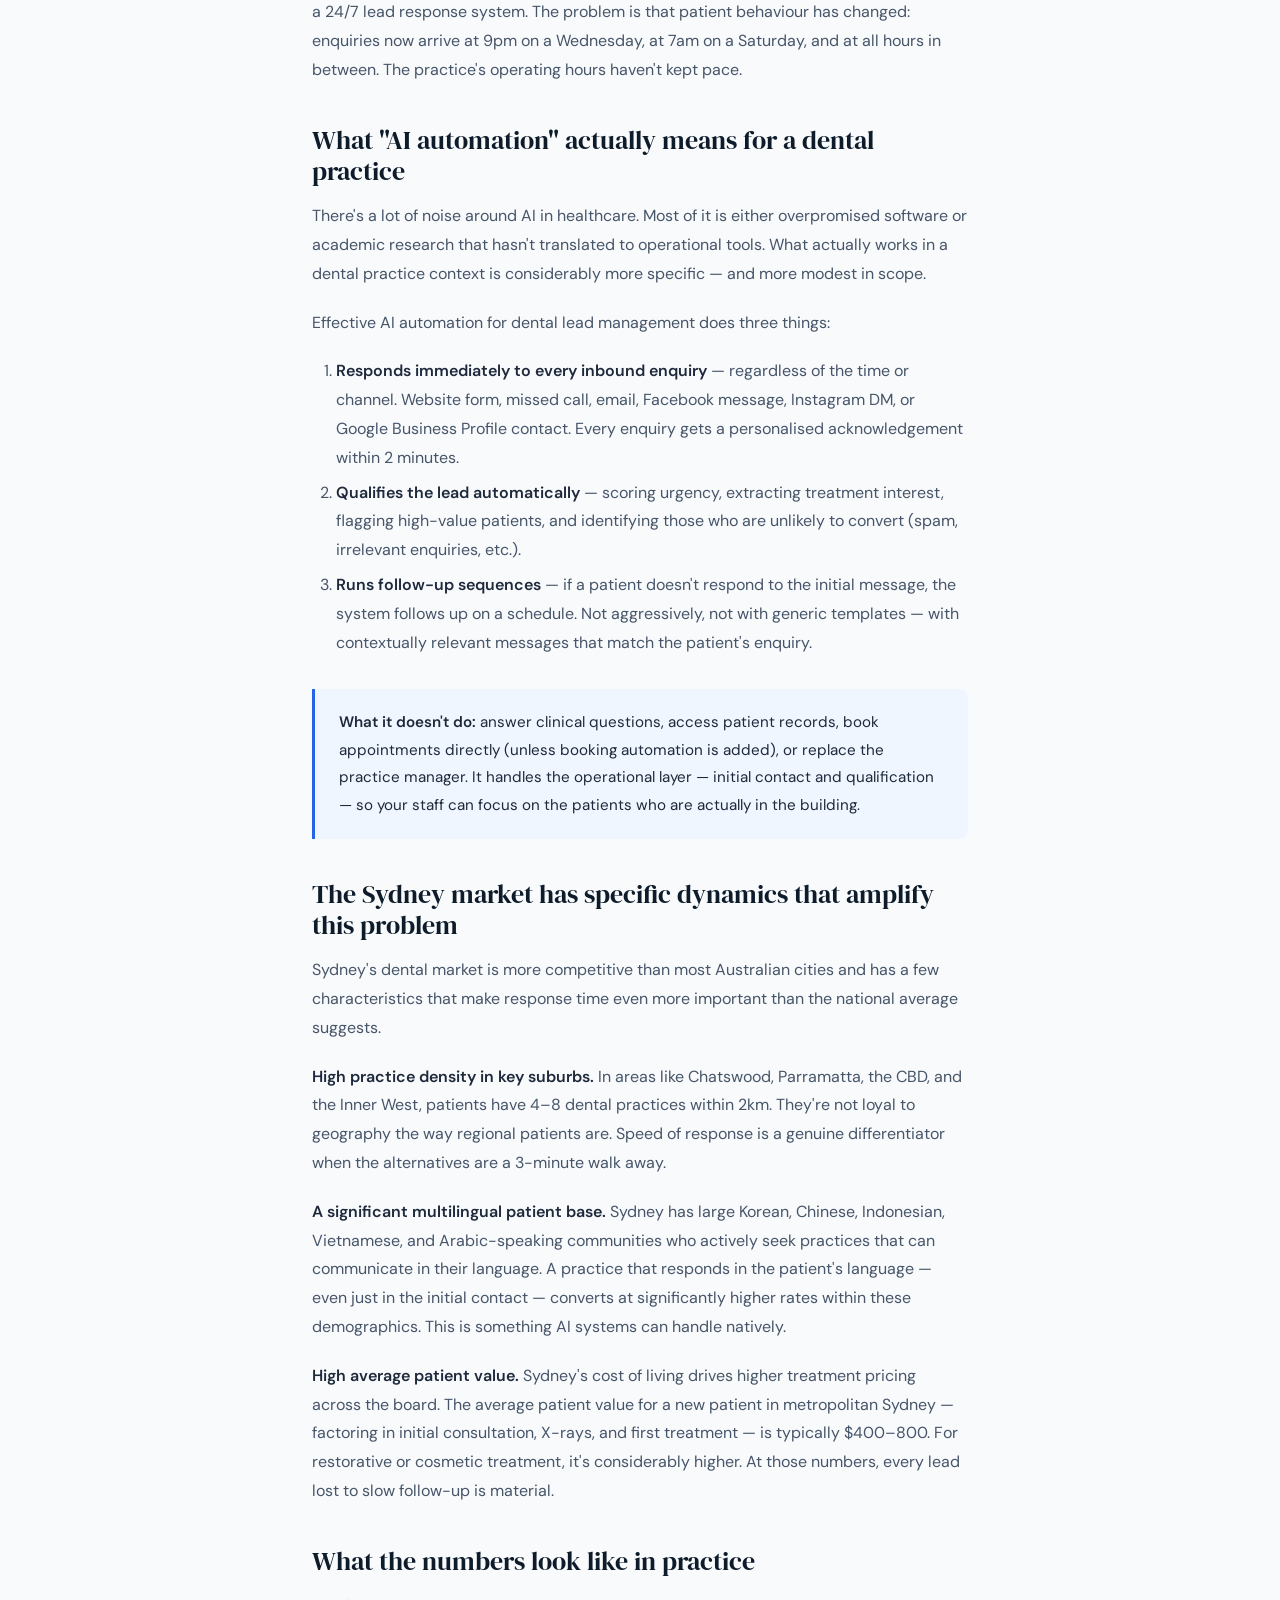
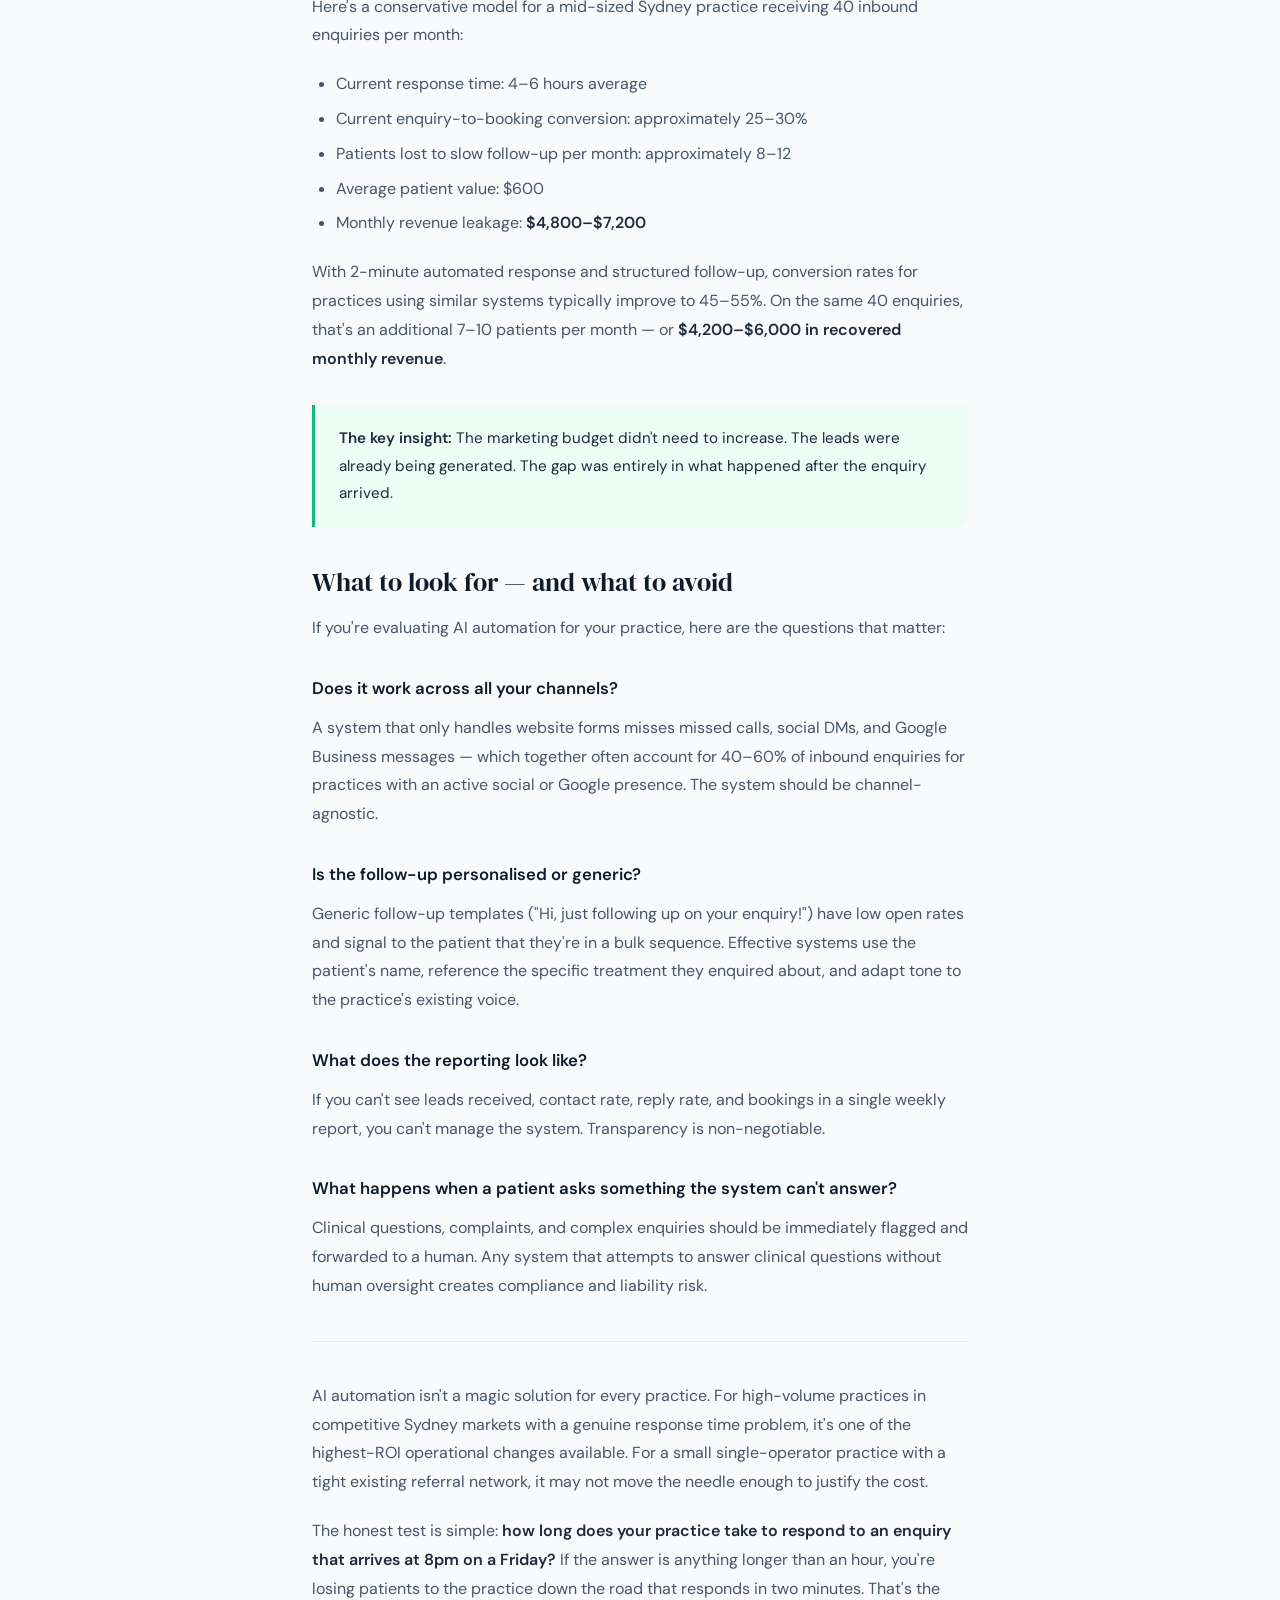
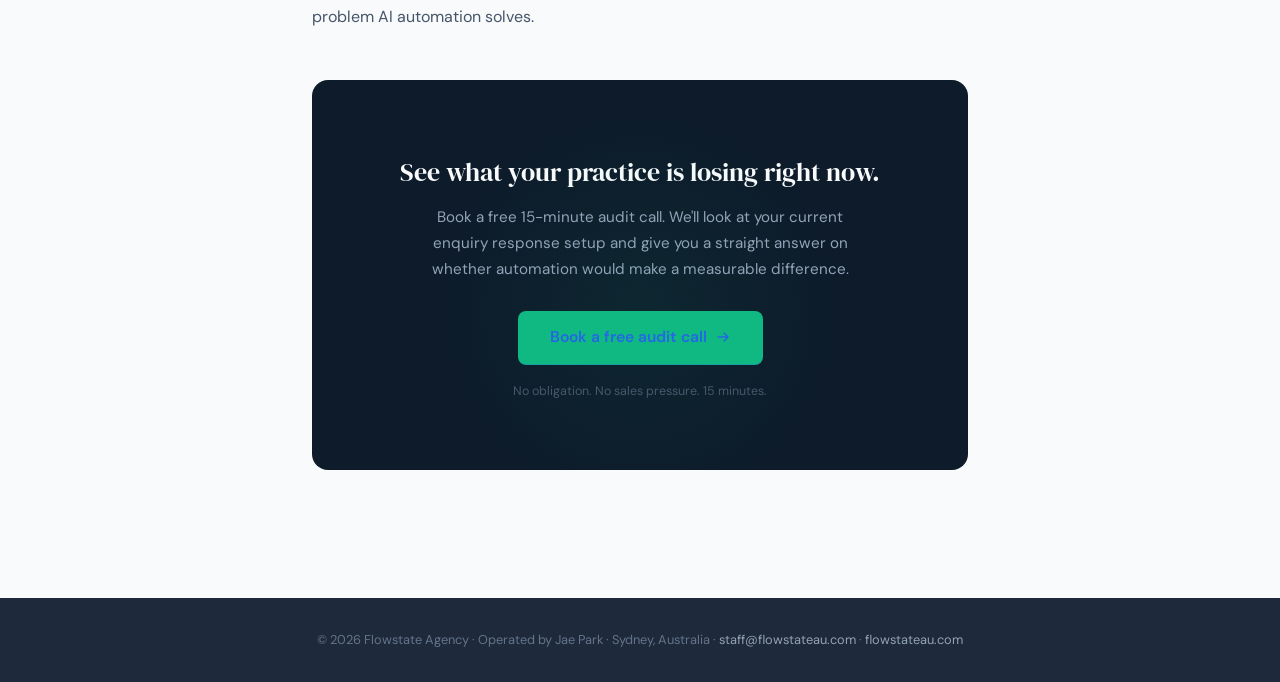
<file: insights-ai-automation-dental-sydney.html>
<!DOCTYPE html>
<html lang="en">
<head>
<meta charset="UTF-8">
<meta name="viewport" content="width=device-width, initial-scale=1.0">
<title>How AI Automation Is Changing Dental Practice Lead Management in Sydney | Flowstate Agency</title>
<meta name="description" content="Most Sydney dental practices respond to enquiries within 4–24 hours. Here's why that gap costs more than you think — and what the fastest-growing practices are doing differently.">
<meta name="keywords" content="AI automation dental practice Sydney, dental lead management Sydney, AI for dentists Australia, dental practice automation">
<link rel="canonical" href="https://flowstateau.com/insights/ai-automation-dental-practice-sydney">
<meta property="og:title" content="How AI Automation Is Changing Dental Practice Lead Management in Sydney">
<meta property="og:description" content="Most Sydney dental practices respond to enquiries within 4–24 hours. Here's why that gap is costing practices $8,000–$15,000 per month in unrealised revenue.">
<meta property="og:type" content="article">
<link href="https://fonts.googleapis.com/css2?family=DM+Serif+Display:ital@0;1&family=DM+Sans:wght@300;400;500;600&display=swap" rel="stylesheet">
<style>
*,*::before,*::after{box-sizing:border-box;margin:0;padding:0}
:root{
  --navy:#0D1B2A;
  --blue:#2563EB;
  --sky:#38BDF8;
  --emerald:#10B981;
  --offwhite:#F8FAFC;
  --charcoal:#1E293B;
  --slate:#475569;
  --border:#E2E8F0;
  --serif:'DM Serif Display',Georgia,serif;
  --sans:'DM Sans',system-ui,sans-serif;
}
html{scroll-behavior:smooth}
body{font-family:var(--sans);color:var(--charcoal);background:var(--offwhite);line-height:1.6;-webkit-font-smoothing:antialiased}

/* NAV */
nav{position:fixed;top:0;left:0;right:0;z-index:100;background:rgba(13,27,42,0.96);backdrop-filter:blur(12px);border-bottom:1px solid rgba(255,255,255,0.06)}
.nav-inner{max-width:1100px;margin:0 auto;padding:0 2rem;height:64px;display:flex;align-items:center;justify-content:space-between}
.logo{display:flex;align-items:center;gap:10px;text-decoration:none}
.logo-text{font-family:var(--sans);font-weight:600;font-size:1rem;color:#F8FAFC;letter-spacing:-0.01em}
.nav-cta{background:var(--emerald);color:#fff;font-family:var(--sans);font-weight:500;font-size:0.875rem;padding:0.5rem 1.25rem;border-radius:6px;text-decoration:none;transition:background 0.2s}
.nav-cta:hover{background:#0ea271}
.nav-back{color:#94A3B8;font-size:0.875rem;text-decoration:none;display:flex;align-items:center;gap:6px;transition:color 0.2s}
.nav-back:hover{color:#F8FAFC}

/* ARTICLE HERO */
.article-hero{background:var(--navy);padding:8rem 2rem 4rem;position:relative;overflow:hidden}
.article-hero::before{content:'';position:absolute;top:-60px;left:50%;transform:translateX(-50%);width:700px;height:700px;background:radial-gradient(ellipse at center,rgba(37,99,235,0.12) 0%,transparent 70%);pointer-events:none}
.article-hero-inner{max-width:760px;margin:0 auto;position:relative}
.article-tag{display:inline-flex;align-items:center;gap:0.5rem;font-size:0.72rem;font-weight:600;letter-spacing:0.12em;text-transform:uppercase;color:var(--sky);margin-bottom:1.25rem}
.article-tag span{background:rgba(56,189,248,0.1);border:1px solid rgba(56,189,248,0.2);border-radius:4px;padding:3px 8px}
.article-hero h1{font-family:var(--serif);font-size:clamp(1.9rem,4vw,2.8rem);color:#F8FAFC;line-height:1.18;margin-bottom:1.25rem;font-weight:400}
.article-meta{display:flex;align-items:center;gap:1.5rem;flex-wrap:wrap}
.article-meta-item{font-size:0.8rem;color:#64748B;display:flex;align-items:center;gap:5px}
.article-byline{display:flex;align-items:center;gap:0.625rem;margin-top:1.5rem;padding-top:1.5rem;border-top:1px solid rgba(255,255,255,0.07)}
.byline-avatar{width:36px;height:36px;border-radius:50%;background:linear-gradient(135deg,#1E293B,#0D1B2A);border:2px solid var(--emerald);display:flex;align-items:center;justify-content:center;font-size:1rem}
.byline-name{font-size:0.85rem;font-weight:600;color:#F8FAFC}
.byline-title{font-size:0.75rem;color:#64748B}

/* ARTICLE BODY */
.article-body{max-width:720px;margin:0 auto;padding:3.5rem 2rem 5rem}
.article-body h2{font-family:var(--serif);font-size:1.6rem;color:var(--navy);margin:2.5rem 0 1rem;font-weight:400;line-height:1.2}
.article-body h3{font-size:1.05rem;font-weight:600;color:var(--navy);margin:2rem 0 0.75rem}
.article-body p{font-size:1rem;color:var(--slate);line-height:1.8;margin-bottom:1.25rem}
.article-body strong{color:var(--charcoal);font-weight:600}
.article-body ul,.article-body ol{padding-left:1.5rem;margin-bottom:1.25rem}
.article-body li{font-size:1rem;color:var(--slate);line-height:1.8;margin-bottom:0.375rem}
.article-body a{color:var(--blue);text-decoration:none;border-bottom:1px solid rgba(37,99,235,0.3);transition:border-color 0.2s}
.article-body a:hover{border-color:var(--blue)}

/* CALLOUT BOX */
.callout{background:#EFF6FF;border-left:3px solid var(--blue);border-radius:0 8px 8px 0;padding:1.25rem 1.5rem;margin:2rem 0}
.callout p{margin:0;font-size:0.95rem;color:var(--charcoal)}
.callout.emerald{background:#ECFDF5;border-left-color:var(--emerald)}
.callout.amber{background:#FFFBEB;border-left-color:#F59E0B}

/* STAT PULL */
.stat-pull{background:var(--navy);border-radius:12px;padding:1.75rem;margin:2.5rem 0;text-align:center}
.stat-pull .stat-num{font-family:var(--serif);font-size:3rem;color:#F8FAFC;line-height:1;margin-bottom:0.5rem;font-weight:400}
.stat-pull .stat-num em{color:var(--sky);font-style:normal}
.stat-pull .stat-label{font-size:0.875rem;color:#94A3B8;line-height:1.5}

/* CTA BLOCK */
.article-cta{background:var(--navy);border-radius:16px;padding:2.5rem;margin:3rem 0;text-align:center;position:relative;overflow:hidden}
.article-cta::before{content:'';position:absolute;bottom:-40px;left:50%;transform:translateX(-50%);width:400px;height:400px;background:radial-gradient(ellipse,rgba(16,185,129,0.08) 0%,transparent 70%);pointer-events:none}
.article-cta h3{font-family:var(--serif);font-size:1.6rem;color:#F8FAFC;margin-bottom:0.75rem;font-weight:400}
.article-cta p{font-size:0.95rem;color:#94A3B8;margin-bottom:1.75rem;max-width:420px;margin-left:auto;margin-right:auto;line-height:1.7}
.btn-primary{background:var(--emerald);color:#fff;font-family:var(--sans);font-weight:600;font-size:0.975rem;padding:0.875rem 2rem;border-radius:8px;text-decoration:none;border:none;display:inline-flex;align-items:center;gap:8px;transition:all 0.2s}
.btn-primary:hover{background:#0ea271;transform:translateY(-1px)}

/* DIVIDER */
.article-divider{border:none;border-top:1px solid var(--border);margin:2.5rem 0}

/* FOOTER */
footer{background:var(--charcoal);padding:2rem;text-align:center}
footer p{font-size:0.8rem;color:#64748B}
footer a{color:#94A3B8;text-decoration:none}

@media(max-width:640px){
  .article-hero{padding:7rem 1.25rem 3rem}
  .article-body{padding:2.5rem 1.25rem 4rem}
  .article-meta{gap:1rem}
}
</style>
</head>
<body>

<nav>
  <div class="nav-inner">
    <a href="index.html" class="logo">
      <span class="logo-text">Flowstate Agency</span>
    </a>
    <div style="display:flex;align-items:center;gap:1.5rem">
      <a href="index.html" class="nav-back">← Insights</a>
      <a href="https://calendly.com/staff-flowstateau/free-automation-audit" class="nav-cta">Book a free call</a>
    </div>
  </div>
</nav>

<section class="article-hero">
  <div class="article-hero-inner">
    <div class="article-tag">
      <span>Guide</span>
      <span>AI Automation</span>
    </div>
    <h1>How AI automation is changing dental practice lead management in Sydney</h1>
    <div class="article-meta">
      <span class="article-meta-item">⏱ 6 min read</span>
      <span class="article-meta-item">📅 2026</span>
      <span class="article-meta-item">🦷 Dental practices</span>
    </div>
    <div class="article-byline">
      <div class="byline-avatar"><img src="jae_park.jpg" alt="Jae Park" style="width:100%;height:100%;object-fit:cover;border-radius:50%"></div>
      <div>
        <p class="byline-name">Jae Park</p>
        <p class="byline-title">Founder, Flowstate Agency · Sydney</p>
      </div>
    </div>
  </div>
</section>

<article class="article-body">

  <p>Every week, dental practices across Sydney spend thousands on Google Ads, SEO, and social media to generate enquiries. And every week, a significant portion of those enquiries disappear — not because the marketing failed, but because nobody responded fast enough.</p>

  <p>This is the lead management problem that most dental practices haven't fully quantified. It's not dramatic. It doesn't show up as a single line item on a report. It accumulates quietly, patient by patient, enquiry by enquiry — and by the time most practices notice it, they've already written off months of marketing spend.</p>

  <p>AI automation is changing that. Here's a clear-eyed look at how, what it actually involves, and what Sydney practices specifically need to understand before deciding whether it's right for them.</p>

  <h2>The response time problem is worse than most principals realise</h2>

  <p>The dental industry's own data is damning on this. Research published across multiple studies consistently shows that <strong>leads contacted within 5 minutes convert at 9× the rate of leads contacted after 30 minutes.</strong> After an hour, that conversion rate drops by a further 40%. After 24 hours, you're essentially starting from zero — the patient has either called a competitor or stopped looking entirely.</p>

  <div class="stat-pull">
    <div class="stat-num"><em>9×</em></div>
    <div class="stat-label">higher conversion rate when a lead is contacted within 5 minutes<br>compared to 30 minutes. Source: Harvard Business Review / Lead Response Management study.</div>
  </div>

  <p>Most Sydney dental practices respond to online enquiries somewhere between 2 and 24 hours. Front desk staff are managing calls, check-ins, billing, and patient questions simultaneously. An email from the website contact form is not, in the moment, the priority. It gets handled when there's capacity — which is often at end of day, or the next morning.</p>

  <p>That's not a staffing failure. It's a structural one. The front desk was never designed to be a 24/7 lead response system. The problem is that patient behaviour has changed: enquiries now arrive at 9pm on a Wednesday, at 7am on a Saturday, and at all hours in between. The practice's operating hours haven't kept pace.</p>

  <h2>What "AI automation" actually means for a dental practice</h2>

  <p>There's a lot of noise around AI in healthcare. Most of it is either overpromised software or academic research that hasn't translated to operational tools. What actually works in a dental practice context is considerably more specific — and more modest in scope.</p>

  <p>Effective AI automation for dental lead management does three things:</p>

  <ol>
    <li><strong>Responds immediately to every inbound enquiry</strong> — regardless of the time or channel. Website form, missed call, email, Facebook message, Instagram DM, or Google Business Profile contact. Every enquiry gets a personalised acknowledgement within 2 minutes.</li>
    <li><strong>Qualifies the lead automatically</strong> — scoring urgency, extracting treatment interest, flagging high-value patients, and identifying those who are unlikely to convert (spam, irrelevant enquiries, etc.).</li>
    <li><strong>Runs follow-up sequences</strong> — if a patient doesn't respond to the initial message, the system follows up on a schedule. Not aggressively, not with generic templates — with contextually relevant messages that match the patient's enquiry.</li>
  </ol>

  <div class="callout">
    <p><strong>What it doesn't do:</strong> answer clinical questions, access patient records, book appointments directly (unless booking automation is added), or replace the practice manager. It handles the operational layer — initial contact and qualification — so your staff can focus on the patients who are actually in the building.</p>
  </div>

  <h2>The Sydney market has specific dynamics that amplify this problem</h2>

  <p>Sydney's dental market is more competitive than most Australian cities and has a few characteristics that make response time even more important than the national average suggests.</p>

  <p><strong>High practice density in key suburbs.</strong> In areas like Chatswood, Parramatta, the CBD, and the Inner West, patients have 4–8 dental practices within 2km. They're not loyal to geography the way regional patients are. Speed of response is a genuine differentiator when the alternatives are a 3-minute walk away.</p>

  <p><strong>A significant multilingual patient base.</strong> Sydney has large Korean, Chinese, Indonesian, Vietnamese, and Arabic-speaking communities who actively seek practices that can communicate in their language. A practice that responds in the patient's language — even just in the initial contact — converts at significantly higher rates within these demographics. This is something AI systems can handle natively.</p>

  <p><strong>High average patient value.</strong> Sydney's cost of living drives higher treatment pricing across the board. The average patient value for a new patient in metropolitan Sydney — factoring in initial consultation, X-rays, and first treatment — is typically $400–800. For restorative or cosmetic treatment, it's considerably higher. At those numbers, every lead lost to slow follow-up is material.</p>

  <h2>What the numbers look like in practice</h2>

  <p>Here's a conservative model for a mid-sized Sydney practice receiving 40 inbound enquiries per month:</p>

  <ul>
    <li>Current response time: 4–6 hours average</li>
    <li>Current enquiry-to-booking conversion: approximately 25–30%</li>
    <li>Patients lost to slow follow-up per month: approximately 8–12</li>
    <li>Average patient value: $600</li>
    <li>Monthly revenue leakage: <strong>$4,800–$7,200</strong></li>
  </ul>

  <p>With 2-minute automated response and structured follow-up, conversion rates for practices using similar systems typically improve to 45–55%. On the same 40 enquiries, that's an additional 7–10 patients per month — or <strong>$4,200–$6,000 in recovered monthly revenue</strong>.</p>

  <div class="callout emerald">
    <p><strong>The key insight:</strong> The marketing budget didn't need to increase. The leads were already being generated. The gap was entirely in what happened after the enquiry arrived.</p>
  </div>

  <h2>What to look for — and what to avoid</h2>

  <p>If you're evaluating AI automation for your practice, here are the questions that matter:</p>

  <h3>Does it work across all your channels?</h3>
  <p>A system that only handles website forms misses missed calls, social DMs, and Google Business messages — which together often account for 40–60% of inbound enquiries for practices with an active social or Google presence. The system should be channel-agnostic.</p>

  <h3>Is the follow-up personalised or generic?</h3>
  <p>Generic follow-up templates ("Hi, just following up on your enquiry!") have low open rates and signal to the patient that they're in a bulk sequence. Effective systems use the patient's name, reference the specific treatment they enquired about, and adapt tone to the practice's existing voice.</p>

  <h3>What does the reporting look like?</h3>
  <p>If you can't see leads received, contact rate, reply rate, and bookings in a single weekly report, you can't manage the system. Transparency is non-negotiable.</p>

  <h3>What happens when a patient asks something the system can't answer?</h3>
  <p>Clinical questions, complaints, and complex enquiries should be immediately flagged and forwarded to a human. Any system that attempts to answer clinical questions without human oversight creates compliance and liability risk.</p>

  <hr class="article-divider">

  <p>AI automation isn't a magic solution for every practice. For high-volume practices in competitive Sydney markets with a genuine response time problem, it's one of the highest-ROI operational changes available. For a small single-operator practice with a tight existing referral network, it may not move the needle enough to justify the cost.</p>

  <p>The honest test is simple: <strong>how long does your practice take to respond to an enquiry that arrives at 8pm on a Friday?</strong> If the answer is anything longer than an hour, you're losing patients to the practice down the road that responds in two minutes. That's the problem AI automation solves.</p>

  <div class="article-cta">
    <h3>See what your practice is losing right now.</h3>
    <p>Book a free 15-minute audit call. We'll look at your current enquiry response setup and give you a straight answer on whether automation would make a measurable difference.</p>
    <a href="https://calendly.com/staff-flowstateau/free-automation-audit" class="btn-primary">
      Book a free audit call
      <svg width="16" height="16" viewBox="0 0 16 16" fill="none"><path d="M3 8h10M9 4l4 4-4 4" stroke="currentColor" stroke-width="1.5" stroke-linecap="round" stroke-linejoin="round"/></svg>
    </a>
    <p style="margin-top:1rem;font-size:0.78rem;color:#475569">No obligation. No sales pressure. 15 minutes.</p>
  </div>

</article>

<footer>
  <p>© 2026 Flowstate Agency · Operated by Jae Park · Sydney, Australia · <a href="mailto:staff@flowstateau.com">staff@flowstateau.com</a> · <a href="index.html">flowstateau.com</a></p>
</footer>

</body>
</html>
</file>
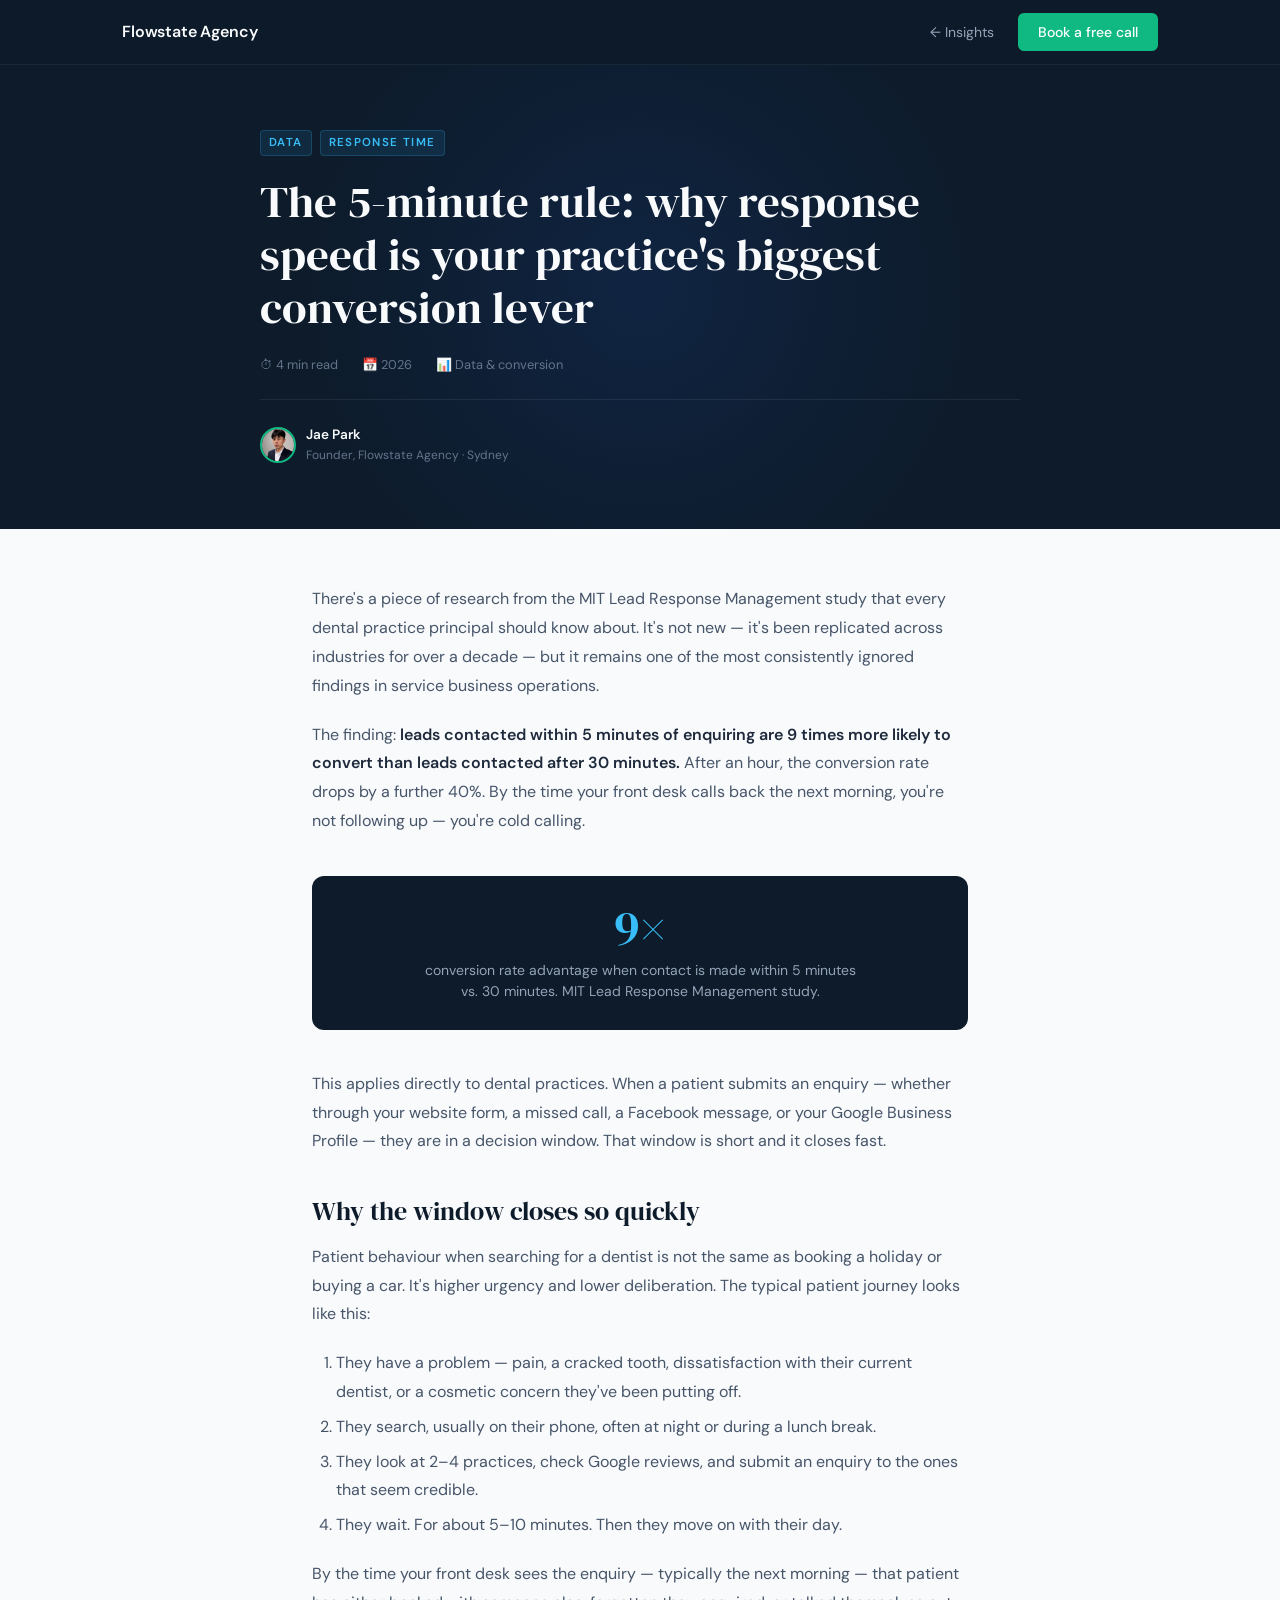
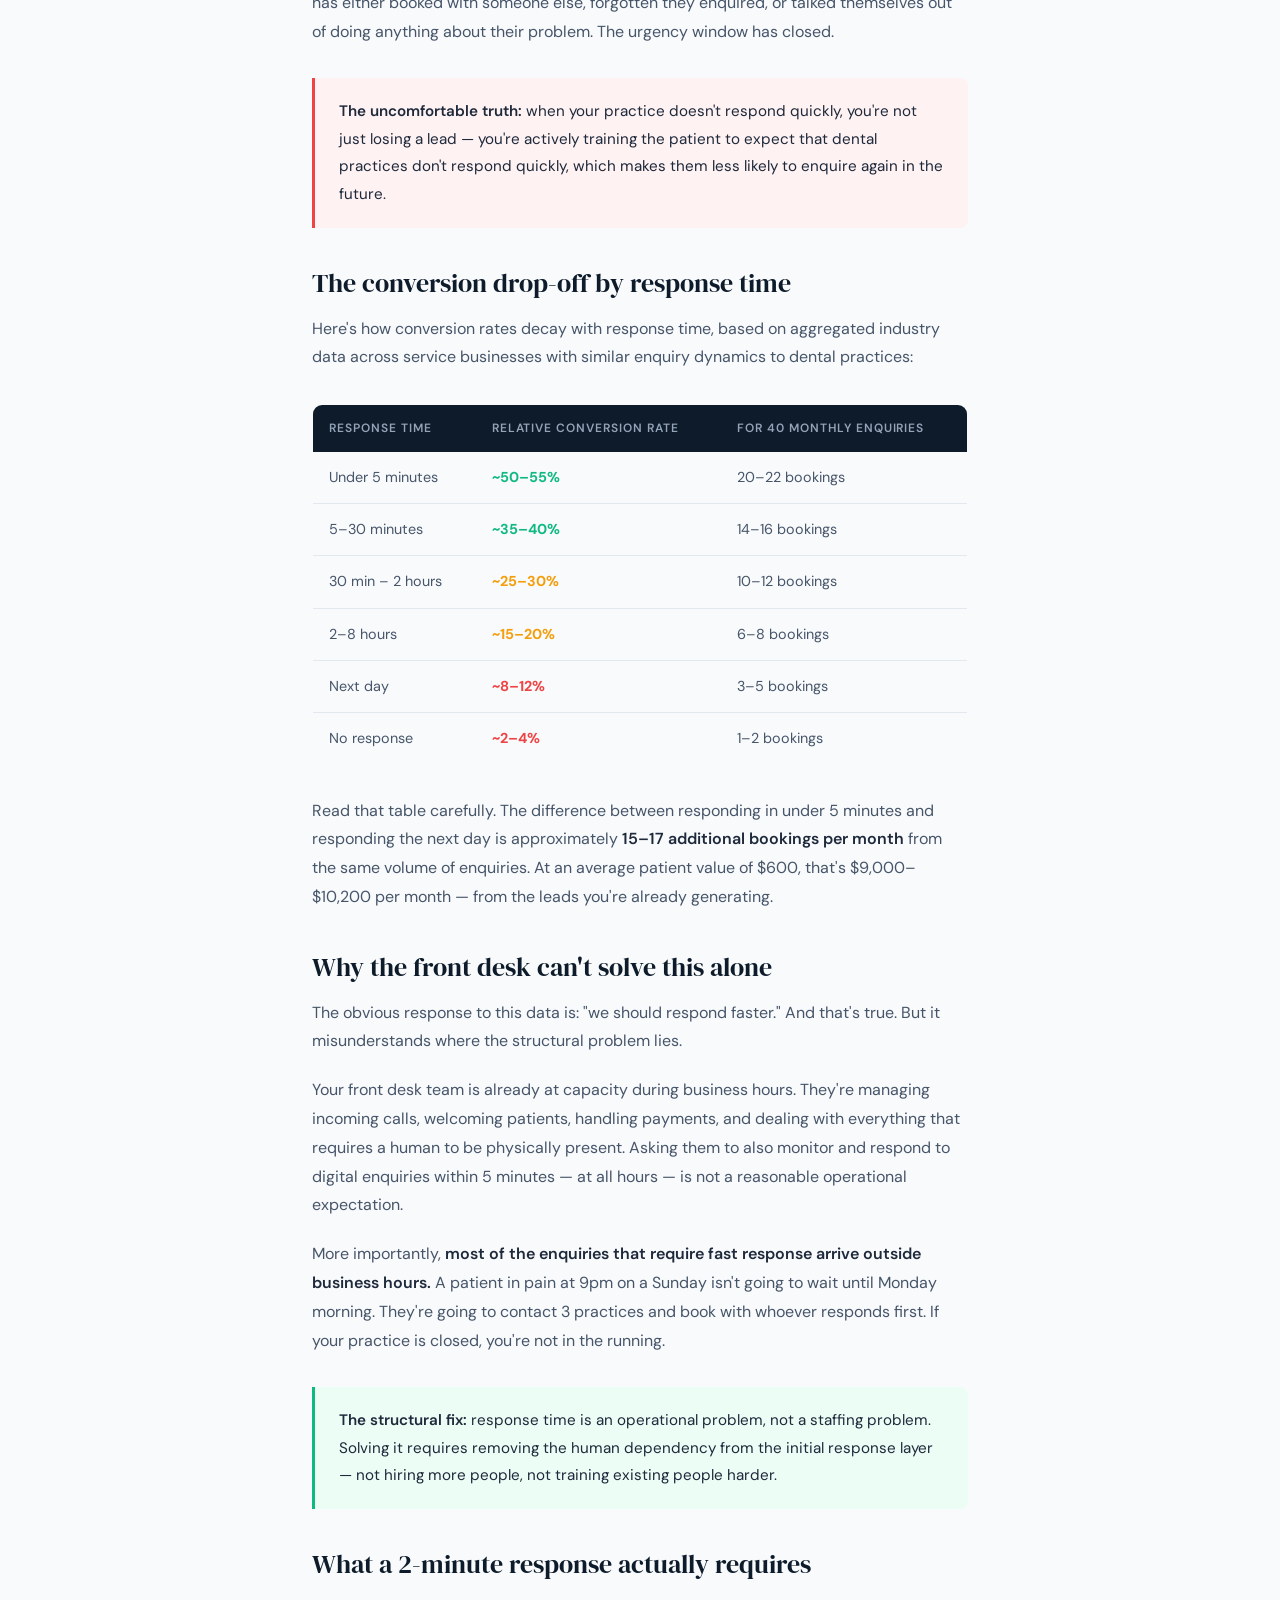
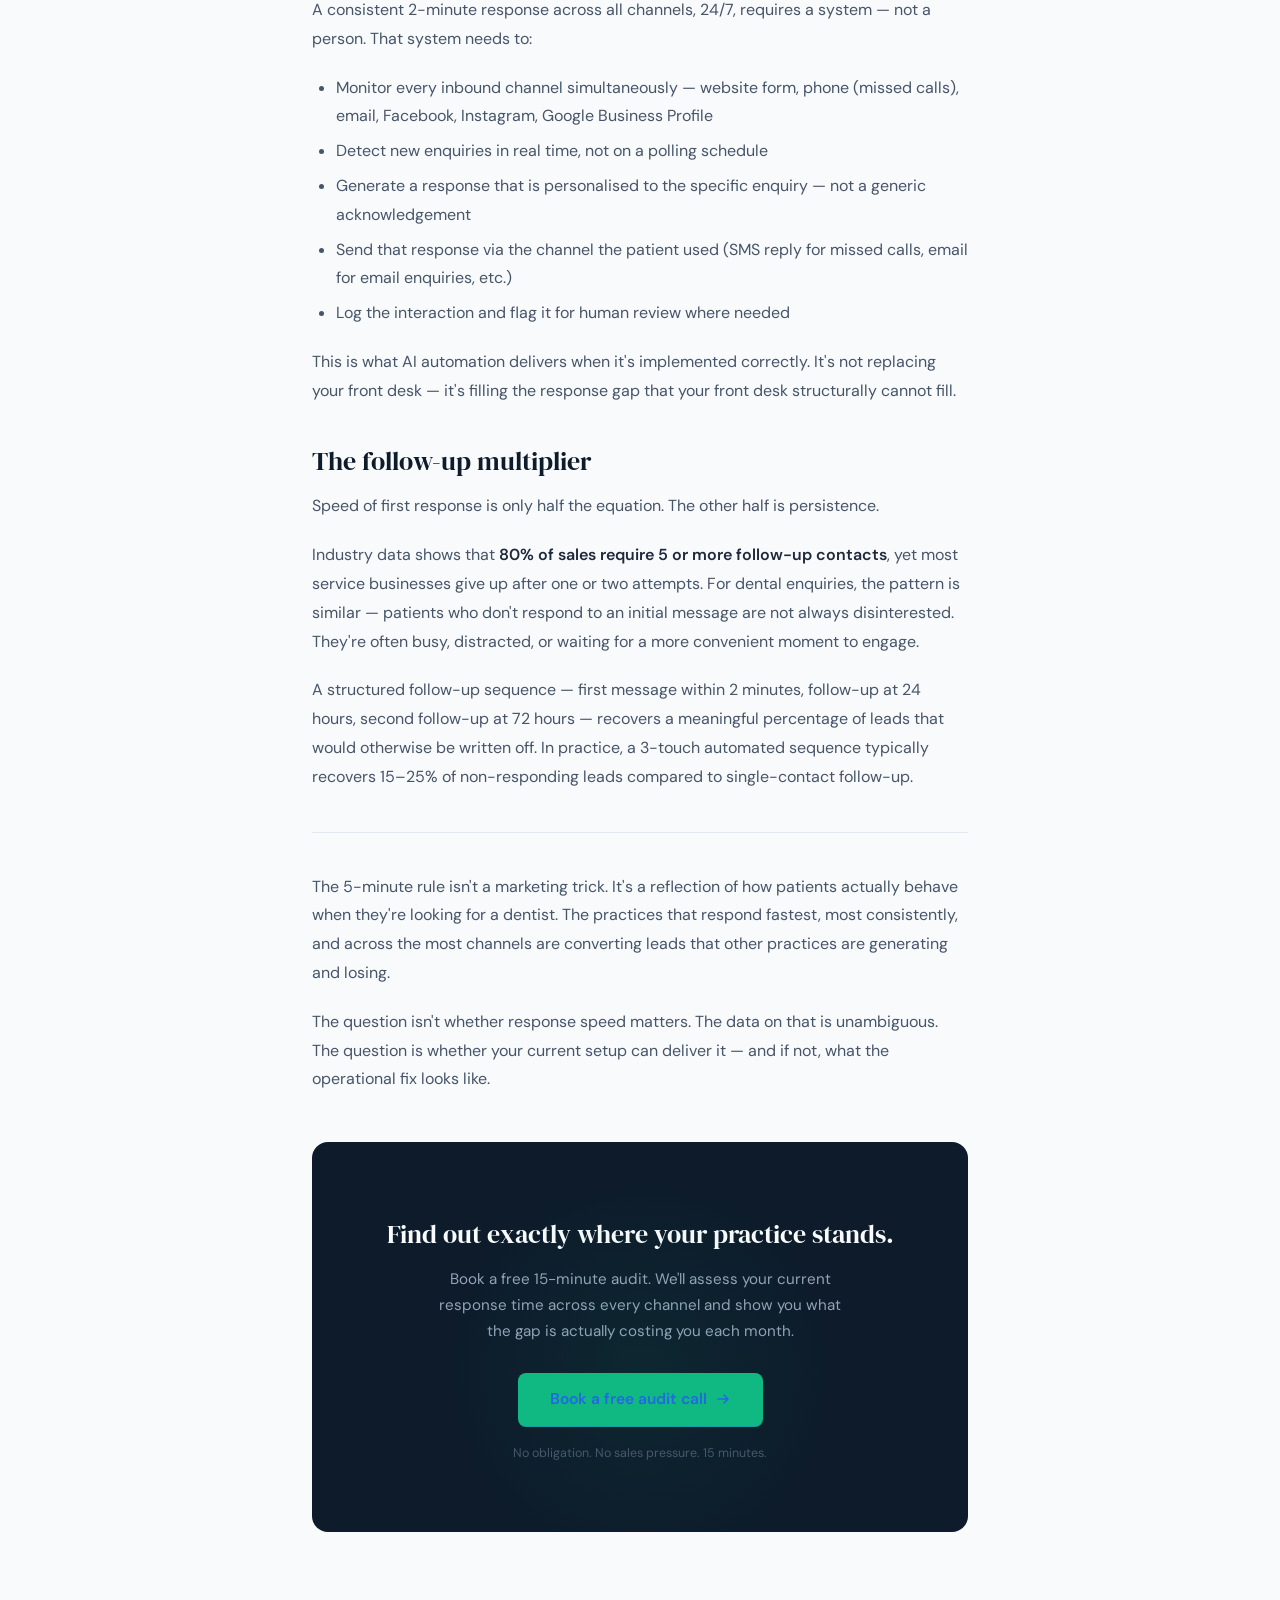
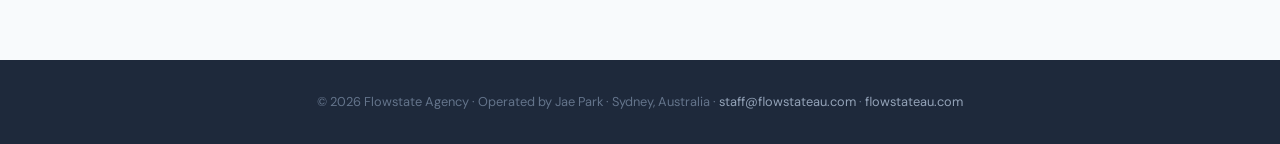
<file: insights-dental-enquiry-response-time.html>
<!DOCTYPE html>
<html lang="en">
<head>
<meta charset="UTF-8">
<meta name="viewport" content="width=device-width, initial-scale=1.0">
<title>The 5-Minute Rule: Why Response Speed Is Your Dental Practice's Biggest Conversion Lever | Flowstate Agency</title>
<meta name="description" content="Industry data shows leads contacted within 5 minutes convert at 9× the rate of those contacted after 30 minutes. Here's what that means for your dental practice's front desk and bottom line.">
<meta name="keywords" content="dental practice response time, dental lead conversion, enquiry follow-up dental, patient response time dentist Australia">
<link rel="canonical" href="https://flowstateau.com/insights/dental-enquiry-response-time">
<meta property="og:title" content="The 5-Minute Rule: Why Response Speed Is Your Dental Practice's Biggest Conversion Lever">
<meta property="og:description" content="Leads contacted within 5 minutes convert at 9× the rate of those contacted after 30 minutes. Here's what that means for your front desk.">
<meta property="og:type" content="article">
<link href="https://fonts.googleapis.com/css2?family=DM+Serif+Display:ital@0;1&family=DM+Sans:wght@300;400;500;600&display=swap" rel="stylesheet">
<style>
*,*::before,*::after{box-sizing:border-box;margin:0;padding:0}
:root{
  --navy:#0D1B2A;
  --blue:#2563EB;
  --sky:#38BDF8;
  --emerald:#10B981;
  --offwhite:#F8FAFC;
  --charcoal:#1E293B;
  --slate:#475569;
  --border:#E2E8F0;
  --serif:'DM Serif Display',Georgia,serif;
  --sans:'DM Sans',system-ui,sans-serif;
}
html{scroll-behavior:smooth}
body{font-family:var(--sans);color:var(--charcoal);background:var(--offwhite);line-height:1.6;-webkit-font-smoothing:antialiased}
nav{position:fixed;top:0;left:0;right:0;z-index:100;background:rgba(13,27,42,0.96);backdrop-filter:blur(12px);border-bottom:1px solid rgba(255,255,255,0.06)}
.nav-inner{max-width:1100px;margin:0 auto;padding:0 2rem;height:64px;display:flex;align-items:center;justify-content:space-between}
.logo{display:flex;align-items:center;gap:10px;text-decoration:none}
.logo-text{font-family:var(--sans);font-weight:600;font-size:1rem;color:#F8FAFC;letter-spacing:-0.01em}
.nav-cta{background:var(--emerald);color:#fff;font-family:var(--sans);font-weight:500;font-size:0.875rem;padding:0.5rem 1.25rem;border-radius:6px;text-decoration:none;transition:background 0.2s}
.nav-cta:hover{background:#0ea271}
.nav-back{color:#94A3B8;font-size:0.875rem;text-decoration:none;display:flex;align-items:center;gap:6px;transition:color 0.2s}
.nav-back:hover{color:#F8FAFC}
.article-hero{background:var(--navy);padding:8rem 2rem 4rem;position:relative;overflow:hidden}
.article-hero::before{content:'';position:absolute;top:-60px;left:50%;transform:translateX(-50%);width:700px;height:700px;background:radial-gradient(ellipse at center,rgba(37,99,235,0.12) 0%,transparent 70%);pointer-events:none}
.article-hero-inner{max-width:760px;margin:0 auto;position:relative}
.article-tag{display:inline-flex;align-items:center;gap:0.5rem;font-size:0.72rem;font-weight:600;letter-spacing:0.12em;text-transform:uppercase;color:var(--sky);margin-bottom:1.25rem}
.article-tag span{background:rgba(56,189,248,0.1);border:1px solid rgba(56,189,248,0.2);border-radius:4px;padding:3px 8px}
.article-hero h1{font-family:var(--serif);font-size:clamp(1.9rem,4vw,2.8rem);color:#F8FAFC;line-height:1.18;margin-bottom:1.25rem;font-weight:400}
.article-meta{display:flex;align-items:center;gap:1.5rem;flex-wrap:wrap}
.article-meta-item{font-size:0.8rem;color:#64748B;display:flex;align-items:center;gap:5px}
.article-byline{display:flex;align-items:center;gap:0.625rem;margin-top:1.5rem;padding-top:1.5rem;border-top:1px solid rgba(255,255,255,0.07)}
.byline-avatar{width:36px;height:36px;border-radius:50%;background:linear-gradient(135deg,#1E293B,#0D1B2A);border:2px solid var(--emerald);display:flex;align-items:center;justify-content:center;font-size:1rem}
.byline-name{font-size:0.85rem;font-weight:600;color:#F8FAFC}
.byline-title{font-size:0.75rem;color:#64748B}
.article-body{max-width:720px;margin:0 auto;padding:3.5rem 2rem 5rem}
.article-body h2{font-family:var(--serif);font-size:1.6rem;color:var(--navy);margin:2.5rem 0 1rem;font-weight:400;line-height:1.2}
.article-body h3{font-size:1.05rem;font-weight:600;color:var(--navy);margin:2rem 0 0.75rem}
.article-body p{font-size:1rem;color:var(--slate);line-height:1.8;margin-bottom:1.25rem}
.article-body strong{color:var(--charcoal);font-weight:600}
.article-body ul,.article-body ol{padding-left:1.5rem;margin-bottom:1.25rem}
.article-body li{font-size:1rem;color:var(--slate);line-height:1.8;margin-bottom:0.375rem}
.article-body a{color:var(--blue);text-decoration:none;border-bottom:1px solid rgba(37,99,235,0.3);transition:border-color 0.2s}
.article-body a:hover{border-color:var(--blue)}
.callout{background:#EFF6FF;border-left:3px solid var(--blue);border-radius:0 8px 8px 0;padding:1.25rem 1.5rem;margin:2rem 0}
.callout p{margin:0;font-size:0.95rem;color:var(--charcoal)}
.callout.emerald{background:#ECFDF5;border-left-color:var(--emerald)}
.callout.red{background:#FEF2F2;border-left-color:#EF4444}
.stat-pull{background:var(--navy);border-radius:12px;padding:1.75rem;margin:2.5rem 0;text-align:center}
.stat-pull .stat-num{font-family:var(--serif);font-size:3rem;color:#F8FAFC;line-height:1;margin-bottom:0.5rem;font-weight:400}
.stat-pull .stat-num em{color:var(--sky);font-style:normal}
.stat-pull .stat-label{font-size:0.875rem;color:#94A3B8;line-height:1.5}

/* TIMELINE TABLE */
.response-table{width:100%;border-collapse:collapse;margin:2rem 0;border-radius:10px;overflow:hidden;border:1px solid var(--border)}
.response-table th{background:var(--navy);color:#94A3B8;font-size:0.75rem;font-weight:600;text-transform:uppercase;letter-spacing:0.08em;padding:0.875rem 1rem;text-align:left}
.response-table td{padding:0.875rem 1rem;font-size:0.9rem;border-bottom:1px solid var(--border);color:var(--slate)}
.response-table tr:last-child td{border-bottom:none}
.response-table tr:nth-child(even) td{background:#F8FAFC}
.response-table .rate-good{color:var(--emerald);font-weight:700}
.response-table .rate-ok{color:#F59E0B;font-weight:700}
.response-table .rate-bad{color:#EF4444;font-weight:700}

.article-cta{background:var(--navy);border-radius:16px;padding:2.5rem;margin:3rem 0;text-align:center;position:relative;overflow:hidden}
.article-cta::before{content:'';position:absolute;bottom:-40px;left:50%;transform:translateX(-50%);width:400px;height:400px;background:radial-gradient(ellipse,rgba(16,185,129,0.08) 0%,transparent 70%);pointer-events:none}
.article-cta h3{font-family:var(--serif);font-size:1.6rem;color:#F8FAFC;margin-bottom:0.75rem;font-weight:400}
.article-cta p{font-size:0.95rem;color:#94A3B8;margin-bottom:1.75rem;max-width:420px;margin-left:auto;margin-right:auto;line-height:1.7}
.btn-primary{background:var(--emerald);color:#fff;font-family:var(--sans);font-weight:600;font-size:0.975rem;padding:0.875rem 2rem;border-radius:8px;text-decoration:none;border:none;display:inline-flex;align-items:center;gap:8px;transition:all 0.2s}
.btn-primary:hover{background:#0ea271;transform:translateY(-1px)}
.article-divider{border:none;border-top:1px solid var(--border);margin:2.5rem 0}
footer{background:var(--charcoal);padding:2rem;text-align:center}
footer p{font-size:0.8rem;color:#64748B}
footer a{color:#94A3B8;text-decoration:none}
@media(max-width:640px){
  .article-hero{padding:7rem 1.25rem 3rem}
  .article-body{padding:2.5rem 1.25rem 4rem}
}
</style>
</head>
<body>

<nav>
  <div class="nav-inner">
    <a href="index.html" class="logo">
      <span class="logo-text">Flowstate Agency</span>
    </a>
    <div style="display:flex;align-items:center;gap:1.5rem">
      <a href="index.html" class="nav-back">← Insights</a>
      <a href="https://calendly.com/staff-flowstateau/free-automation-audit" class="nav-cta">Book a free call</a>
    </div>
  </div>
</nav>

<section class="article-hero">
  <div class="article-hero-inner">
    <div class="article-tag">
      <span>Data</span>
      <span>Response Time</span>
    </div>
    <h1>The 5-minute rule: why response speed is your practice's biggest conversion lever</h1>
    <div class="article-meta">
      <span class="article-meta-item">⏱ 4 min read</span>
      <span class="article-meta-item">📅 2026</span>
      <span class="article-meta-item">📊 Data & conversion</span>
    </div>
    <div class="article-byline">
      <div class="byline-avatar"><img src="jae_park.jpg" alt="Jae Park" style="width:100%;height:100%;object-fit:cover;border-radius:50%"></div>
      <div>
        <p class="byline-name">Jae Park</p>
        <p class="byline-title">Founder, Flowstate Agency · Sydney</p>
      </div>
    </div>
  </div>
</section>

<article class="article-body">

  <p>There's a piece of research from the MIT Lead Response Management study that every dental practice principal should know about. It's not new — it's been replicated across industries for over a decade — but it remains one of the most consistently ignored findings in service business operations.</p>

  <p>The finding: <strong>leads contacted within 5 minutes of enquiring are 9 times more likely to convert than leads contacted after 30 minutes.</strong> After an hour, the conversion rate drops by a further 40%. By the time your front desk calls back the next morning, you're not following up — you're cold calling.</p>

  <div class="stat-pull">
    <div class="stat-num"><em>9×</em></div>
    <div class="stat-label">conversion rate advantage when contact is made within 5 minutes<br>vs. 30 minutes. MIT Lead Response Management study.</div>
  </div>

  <p>This applies directly to dental practices. When a patient submits an enquiry — whether through your website form, a missed call, a Facebook message, or your Google Business Profile — they are in a decision window. That window is short and it closes fast.</p>

  <h2>Why the window closes so quickly</h2>

  <p>Patient behaviour when searching for a dentist is not the same as booking a holiday or buying a car. It's higher urgency and lower deliberation. The typical patient journey looks like this:</p>

  <ol>
    <li>They have a problem — pain, a cracked tooth, dissatisfaction with their current dentist, or a cosmetic concern they've been putting off.</li>
    <li>They search, usually on their phone, often at night or during a lunch break.</li>
    <li>They look at 2–4 practices, check Google reviews, and submit an enquiry to the ones that seem credible.</li>
    <li>They wait. For about 5–10 minutes. Then they move on with their day.</li>
  </ol>

  <p>By the time your front desk sees the enquiry — typically the next morning — that patient has either booked with someone else, forgotten they enquired, or talked themselves out of doing anything about their problem. The urgency window has closed.</p>

  <div class="callout red">
    <p><strong>The uncomfortable truth:</strong> when your practice doesn't respond quickly, you're not just losing a lead — you're actively training the patient to expect that dental practices don't respond quickly, which makes them less likely to enquire again in the future.</p>
  </div>

  <h2>The conversion drop-off by response time</h2>

  <p>Here's how conversion rates decay with response time, based on aggregated industry data across service businesses with similar enquiry dynamics to dental practices:</p>

  <table class="response-table">
    <thead>
      <tr>
        <th>Response time</th>
        <th>Relative conversion rate</th>
        <th>For 40 monthly enquiries</th>
      </tr>
    </thead>
    <tbody>
      <tr>
        <td>Under 5 minutes</td>
        <td class="rate-good">~50–55%</td>
        <td>20–22 bookings</td>
      </tr>
      <tr>
        <td>5–30 minutes</td>
        <td class="rate-good">~35–40%</td>
        <td>14–16 bookings</td>
      </tr>
      <tr>
        <td>30 min – 2 hours</td>
        <td class="rate-ok">~25–30%</td>
        <td>10–12 bookings</td>
      </tr>
      <tr>
        <td>2–8 hours</td>
        <td class="rate-ok">~15–20%</td>
        <td>6–8 bookings</td>
      </tr>
      <tr>
        <td>Next day</td>
        <td class="rate-bad">~8–12%</td>
        <td>3–5 bookings</td>
      </tr>
      <tr>
        <td>No response</td>
        <td class="rate-bad">~2–4%</td>
        <td>1–2 bookings</td>
      </tr>
    </tbody>
  </table>

  <p>Read that table carefully. The difference between responding in under 5 minutes and responding the next day is approximately <strong>15–17 additional bookings per month</strong> from the same volume of enquiries. At an average patient value of $600, that's $9,000–$10,200 per month — from the leads you're already generating.</p>

  <h2>Why the front desk can't solve this alone</h2>

  <p>The obvious response to this data is: "we should respond faster." And that's true. But it misunderstands where the structural problem lies.</p>

  <p>Your front desk team is already at capacity during business hours. They're managing incoming calls, welcoming patients, handling payments, and dealing with everything that requires a human to be physically present. Asking them to also monitor and respond to digital enquiries within 5 minutes — at all hours — is not a reasonable operational expectation.</p>

  <p>More importantly, <strong>most of the enquiries that require fast response arrive outside business hours.</strong> A patient in pain at 9pm on a Sunday isn't going to wait until Monday morning. They're going to contact 3 practices and book with whoever responds first. If your practice is closed, you're not in the running.</p>

  <div class="callout emerald">
    <p><strong>The structural fix:</strong> response time is an operational problem, not a staffing problem. Solving it requires removing the human dependency from the initial response layer — not hiring more people, not training existing people harder.</p>
  </div>

  <h2>What a 2-minute response actually requires</h2>

  <p>A consistent 2-minute response across all channels, 24/7, requires a system — not a person. That system needs to:</p>

  <ul>
    <li>Monitor every inbound channel simultaneously — website form, phone (missed calls), email, Facebook, Instagram, Google Business Profile</li>
    <li>Detect new enquiries in real time, not on a polling schedule</li>
    <li>Generate a response that is personalised to the specific enquiry — not a generic acknowledgement</li>
    <li>Send that response via the channel the patient used (SMS reply for missed calls, email for email enquiries, etc.)</li>
    <li>Log the interaction and flag it for human review where needed</li>
  </ul>

  <p>This is what AI automation delivers when it's implemented correctly. It's not replacing your front desk — it's filling the response gap that your front desk structurally cannot fill.</p>

  <h2>The follow-up multiplier</h2>

  <p>Speed of first response is only half the equation. The other half is persistence.</p>

  <p>Industry data shows that <strong>80% of sales require 5 or more follow-up contacts</strong>, yet most service businesses give up after one or two attempts. For dental enquiries, the pattern is similar — patients who don't respond to an initial message are not always disinterested. They're often busy, distracted, or waiting for a more convenient moment to engage.</p>

  <p>A structured follow-up sequence — first message within 2 minutes, follow-up at 24 hours, second follow-up at 72 hours — recovers a meaningful percentage of leads that would otherwise be written off. In practice, a 3-touch automated sequence typically recovers 15–25% of non-responding leads compared to single-contact follow-up.</p>

  <hr class="article-divider">

  <p>The 5-minute rule isn't a marketing trick. It's a reflection of how patients actually behave when they're looking for a dentist. The practices that respond fastest, most consistently, and across the most channels are converting leads that other practices are generating and losing.</p>

  <p>The question isn't whether response speed matters. The data on that is unambiguous. The question is whether your current setup can deliver it — and if not, what the operational fix looks like.</p>

  <div class="article-cta">
    <h3>Find out exactly where your practice stands.</h3>
    <p>Book a free 15-minute audit. We'll assess your current response time across every channel and show you what the gap is actually costing you each month.</p>
    <a href="https://calendly.com/staff-flowstateau/free-automation-audit" class="btn-primary">
      Book a free audit call
      <svg width="16" height="16" viewBox="0 0 16 16" fill="none"><path d="M3 8h10M9 4l4 4-4 4" stroke="currentColor" stroke-width="1.5" stroke-linecap="round" stroke-linejoin="round"/></svg>
    </a>
    <p style="margin-top:1rem;font-size:0.78rem;color:#475569">No obligation. No sales pressure. 15 minutes.</p>
  </div>

</article>

<footer>
  <p>© 2026 Flowstate Agency · Operated by Jae Park · Sydney, Australia · <a href="mailto:staff@flowstateau.com">staff@flowstateau.com</a> · <a href="index.html">flowstateau.com</a></p>
</footer>

</body>
</html>
</file>
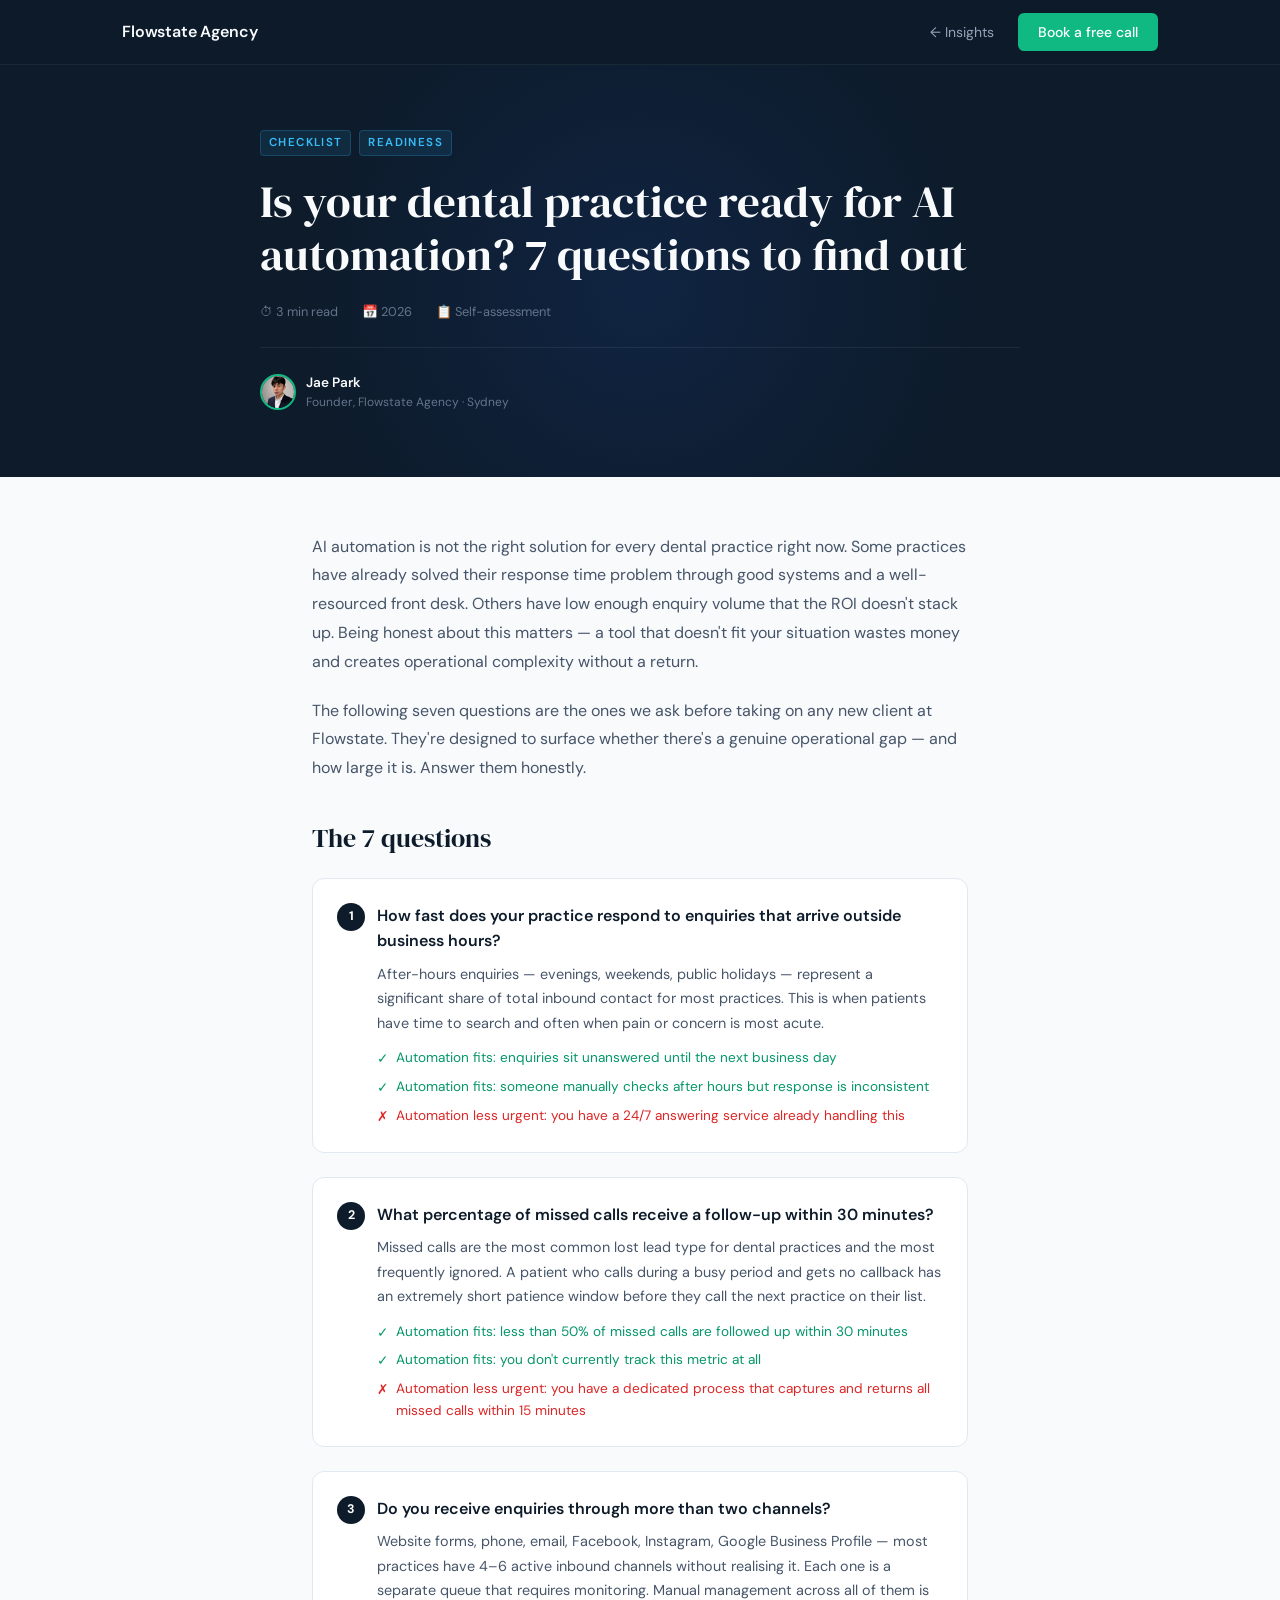
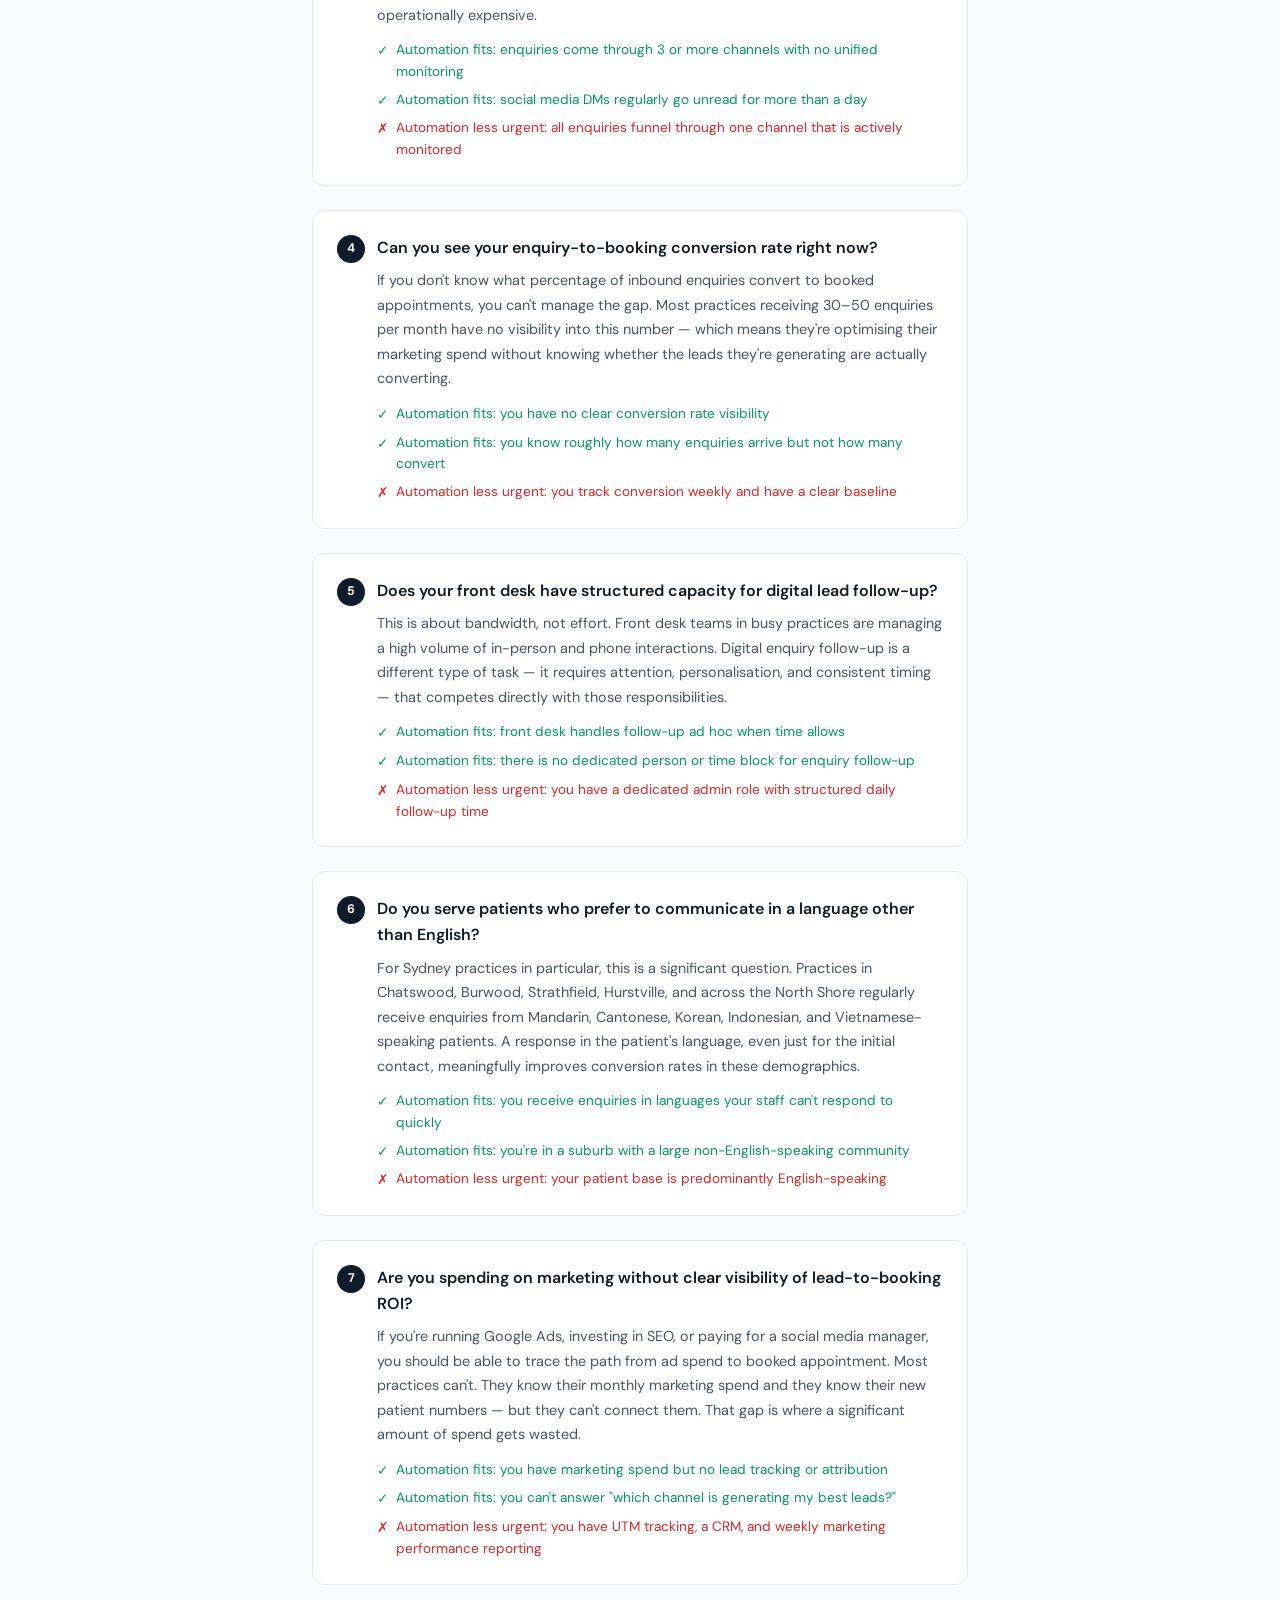
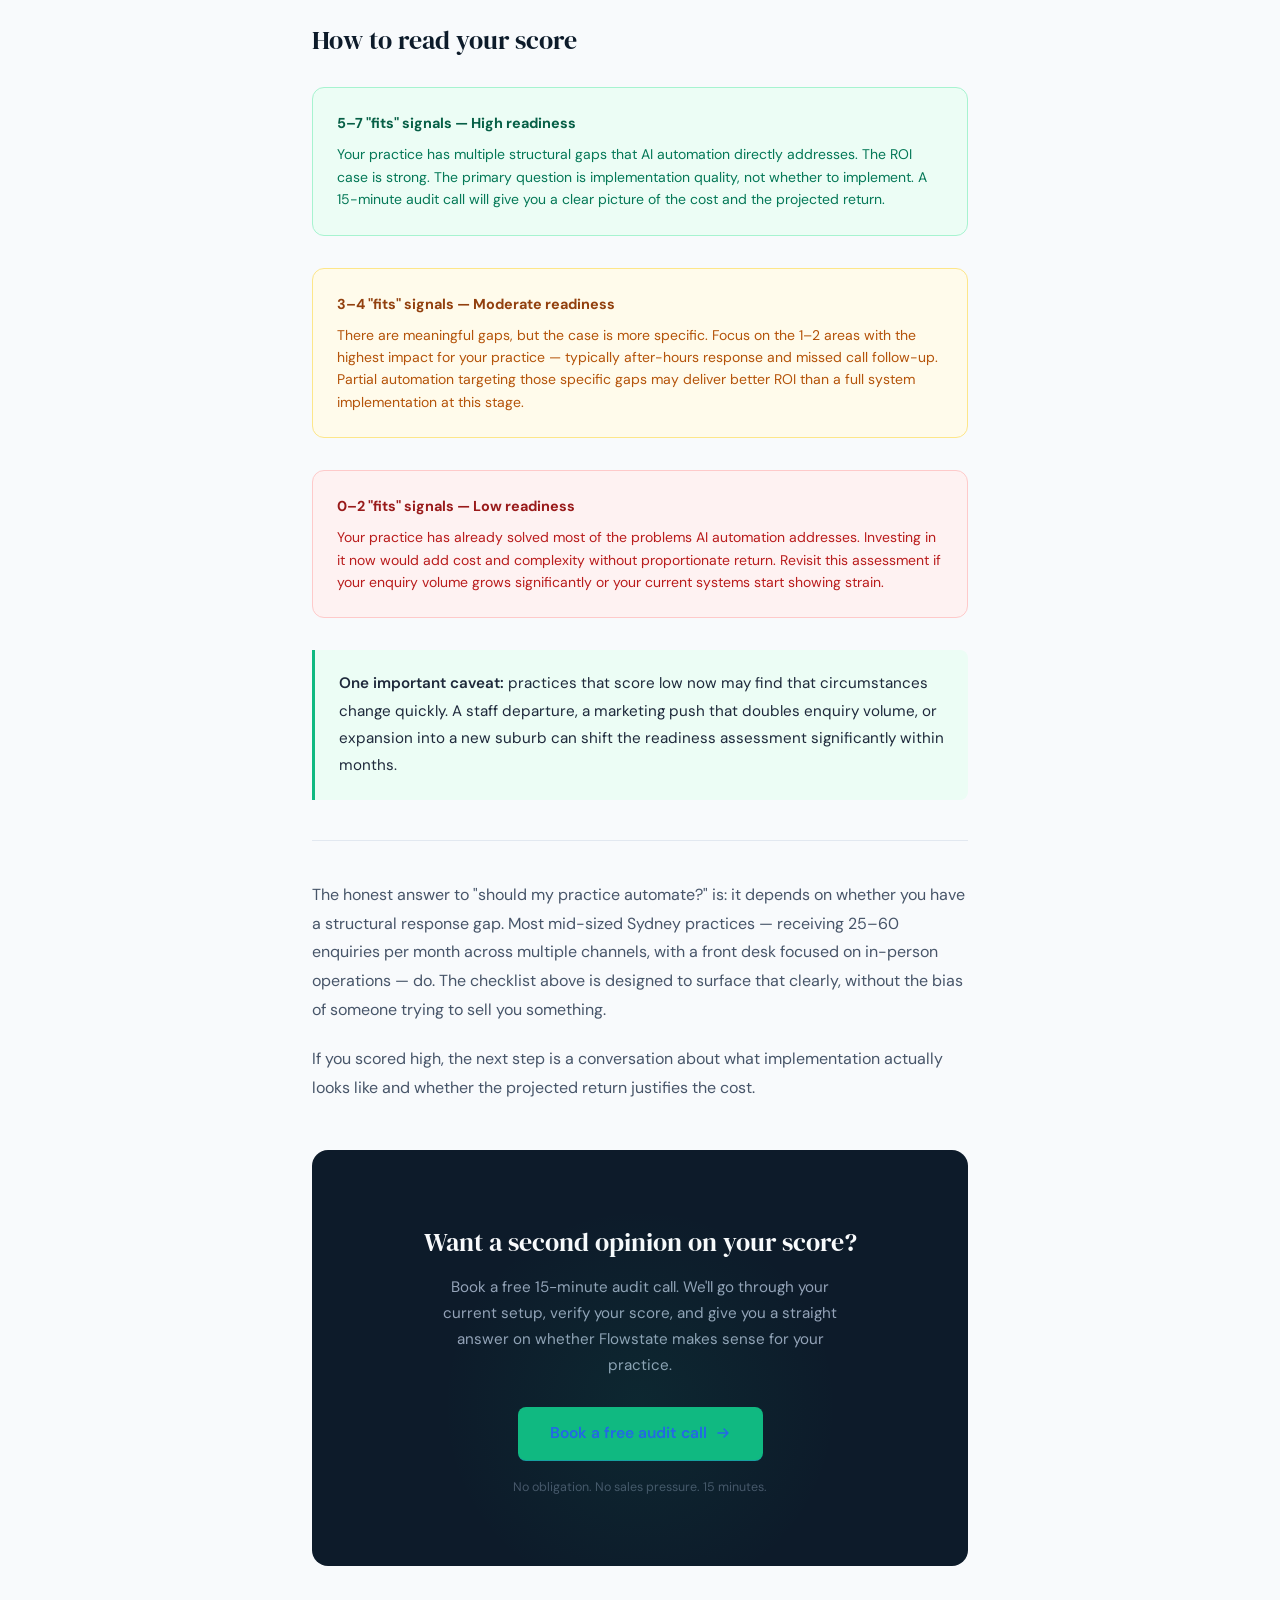
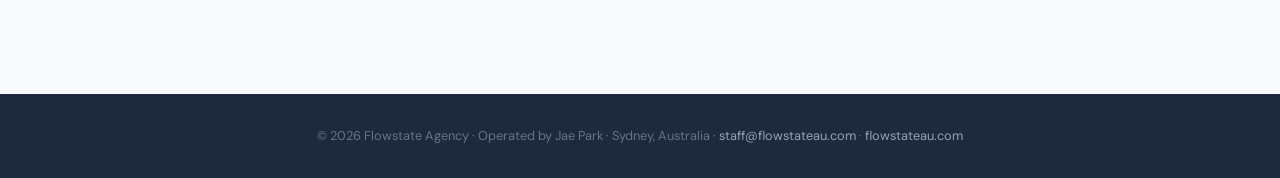
<file: insights-dental-practice-ai-readiness.html>
<!DOCTYPE html>
<html lang="en">
<head>
<meta charset="UTF-8">
<meta name="viewport" content="width=device-width, initial-scale=1.0">
<title>Is Your Dental Practice Ready for AI Automation? 7 Questions to Find Out | Flowstate Agency</title>
<meta name="description" content="Not every dental practice needs AI automation immediately. This checklist helps you identify whether your current setup has the gaps that make automation worth it — and what to prioritise first.">
<meta name="keywords" content="dental practice AI readiness, AI automation dentist checklist, should my dental practice automate, dental practice operations Australia">
<link rel="canonical" href="https://flowstateau.com/insights/dental-practice-ai-readiness">
<meta property="og:title" content="Is Your Dental Practice Ready for AI Automation? 7 Questions to Find Out">
<meta property="og:description" content="Not every practice needs AI automation immediately. This checklist reveals whether your setup has the gaps that make it worth it.">
<meta property="og:type" content="article">
<link href="https://fonts.googleapis.com/css2?family=DM+Serif+Display:ital@0;1&family=DM+Sans:wght@300;400;500;600&display=swap" rel="stylesheet">
<style>
*,*::before,*::after{box-sizing:border-box;margin:0;padding:0}
:root{
  --navy:#0D1B2A;
  --blue:#2563EB;
  --sky:#38BDF8;
  --emerald:#10B981;
  --offwhite:#F8FAFC;
  --charcoal:#1E293B;
  --slate:#475569;
  --border:#E2E8F0;
  --serif:'DM Serif Display',Georgia,serif;
  --sans:'DM Sans',system-ui,sans-serif;
}
html{scroll-behavior:smooth}
body{font-family:var(--sans);color:var(--charcoal);background:var(--offwhite);line-height:1.6;-webkit-font-smoothing:antialiased}
nav{position:fixed;top:0;left:0;right:0;z-index:100;background:rgba(13,27,42,0.96);backdrop-filter:blur(12px);border-bottom:1px solid rgba(255,255,255,0.06)}
.nav-inner{max-width:1100px;margin:0 auto;padding:0 2rem;height:64px;display:flex;align-items:center;justify-content:space-between}
.logo{display:flex;align-items:center;gap:10px;text-decoration:none}
.logo-text{font-family:var(--sans);font-weight:600;font-size:1rem;color:#F8FAFC;letter-spacing:-0.01em}
.nav-cta{background:var(--emerald);color:#fff;font-family:var(--sans);font-weight:500;font-size:0.875rem;padding:0.5rem 1.25rem;border-radius:6px;text-decoration:none;transition:background 0.2s}
.nav-cta:hover{background:#0ea271}
.nav-back{color:#94A3B8;font-size:0.875rem;text-decoration:none;display:flex;align-items:center;gap:6px;transition:color 0.2s}
.nav-back:hover{color:#F8FAFC}
.article-hero{background:var(--navy);padding:8rem 2rem 4rem;position:relative;overflow:hidden}
.article-hero::before{content:'';position:absolute;top:-60px;left:50%;transform:translateX(-50%);width:700px;height:700px;background:radial-gradient(ellipse at center,rgba(37,99,235,0.12) 0%,transparent 70%);pointer-events:none}
.article-hero-inner{max-width:760px;margin:0 auto;position:relative}
.article-tag{display:inline-flex;align-items:center;gap:0.5rem;font-size:0.72rem;font-weight:600;letter-spacing:0.12em;text-transform:uppercase;color:var(--sky);margin-bottom:1.25rem}
.article-tag span{background:rgba(56,189,248,0.1);border:1px solid rgba(56,189,248,0.2);border-radius:4px;padding:3px 8px}
.article-hero h1{font-family:var(--serif);font-size:clamp(1.9rem,4vw,2.8rem);color:#F8FAFC;line-height:1.18;margin-bottom:1.25rem;font-weight:400}
.article-meta{display:flex;align-items:center;gap:1.5rem;flex-wrap:wrap}
.article-meta-item{font-size:0.8rem;color:#64748B}
.article-byline{display:flex;align-items:center;gap:0.625rem;margin-top:1.5rem;padding-top:1.5rem;border-top:1px solid rgba(255,255,255,0.07)}
.byline-avatar{width:36px;height:36px;border-radius:50%;background:linear-gradient(135deg,#1E293B,#0D1B2A);border:2px solid var(--emerald);display:flex;align-items:center;justify-content:center;font-size:1rem}
.byline-name{font-size:0.85rem;font-weight:600;color:#F8FAFC}
.byline-title{font-size:0.75rem;color:#64748B}
.article-body{max-width:720px;margin:0 auto;padding:3.5rem 2rem 5rem}
.article-body h2{font-family:var(--serif);font-size:1.6rem;color:var(--navy);margin:2.5rem 0 1rem;font-weight:400;line-height:1.2}
.article-body h3{font-size:1.05rem;font-weight:600;color:var(--navy);margin:2rem 0 0.75rem}
.article-body p{font-size:1rem;color:var(--slate);line-height:1.8;margin-bottom:1.25rem}
.article-body strong{color:var(--charcoal);font-weight:600}
.article-body ul,.article-body ol{padding-left:1.5rem;margin-bottom:1.25rem}
.article-body li{font-size:1rem;color:var(--slate);line-height:1.8;margin-bottom:0.375rem}
.article-body a{color:var(--blue);text-decoration:none;border-bottom:1px solid rgba(37,99,235,0.3);transition:border-color 0.2s}
.article-body a:hover{border-color:var(--blue)}
.callout{background:#EFF6FF;border-left:3px solid var(--blue);border-radius:0 8px 8px 0;padding:1.25rem 1.5rem;margin:2rem 0}
.callout p{margin:0;font-size:0.95rem;color:var(--charcoal)}
.callout.emerald{background:#ECFDF5;border-left-color:var(--emerald)}

/* CHECKLIST QUESTIONS */
.checklist-item{background:#fff;border:1px solid var(--border);border-radius:12px;padding:1.5rem;margin:1.5rem 0;position:relative}
.checklist-item::before{content:attr(data-num);position:absolute;top:1.5rem;left:1.5rem;width:28px;height:28px;background:var(--navy);color:#fff;border-radius:50%;font-size:0.78rem;font-weight:700;display:flex;align-items:center;justify-content:center;flex-shrink:0}
.checklist-item-body{margin-left:2.5rem}
.checklist-item-body h3{font-size:1rem;font-weight:600;color:var(--navy);margin-bottom:0.5rem;margin-top:0}
.checklist-item-body p{font-size:0.9rem;color:var(--slate);line-height:1.7;margin-bottom:0.75rem}
.checklist-signals{display:flex;flex-direction:column;gap:0.375rem}
.signal{display:flex;align-items:flex-start;gap:0.5rem;font-size:0.85rem}
.signal.yes{color:#059669}
.signal.no{color:#DC2626}
.signal::before{flex-shrink:0;margin-top:1px;font-weight:700}
.signal.yes::before{content:'✓'}
.signal.no::before{content:'✗'}

/* SCORE CARD */
.score-card{border-radius:12px;padding:1.5rem;margin:2rem 0;border:1px solid}
.score-card.high{background:#ECFDF5;border-color:#A7F3D0}
.score-card.medium{background:#FFFBEB;border-color:#FDE68A}
.score-card.low{background:#FEF2F2;border-color:#FECACA}
.score-card h4{font-size:0.9rem;font-weight:700;margin-bottom:0.5rem}
.score-card.high h4{color:#065F46}
.score-card.medium h4{color:#92400E}
.score-card.low h4{color:#991B1B}
.score-card p{font-size:0.875rem;line-height:1.6;margin:0}
.score-card.high p{color:#047857}
.score-card.medium p{color:#B45309}
.score-card.low p{color:#B91C1C}

.article-cta{background:var(--navy);border-radius:16px;padding:2.5rem;margin:3rem 0;text-align:center;position:relative;overflow:hidden}
.article-cta::before{content:'';position:absolute;bottom:-40px;left:50%;transform:translateX(-50%);width:400px;height:400px;background:radial-gradient(ellipse,rgba(16,185,129,0.08) 0%,transparent 70%);pointer-events:none}
.article-cta h3{font-family:var(--serif);font-size:1.6rem;color:#F8FAFC;margin-bottom:0.75rem;font-weight:400}
.article-cta p{font-size:0.95rem;color:#94A3B8;margin-bottom:1.75rem;max-width:420px;margin-left:auto;margin-right:auto;line-height:1.7}
.btn-primary{background:var(--emerald);color:#fff;font-family:var(--sans);font-weight:600;font-size:0.975rem;padding:0.875rem 2rem;border-radius:8px;text-decoration:none;border:none;display:inline-flex;align-items:center;gap:8px;transition:all 0.2s}
.btn-primary:hover{background:#0ea271;transform:translateY(-1px)}
.article-divider{border:none;border-top:1px solid var(--border);margin:2.5rem 0}
footer{background:var(--charcoal);padding:2rem;text-align:center}
footer p{font-size:0.8rem;color:#64748B}
footer a{color:#94A3B8;text-decoration:none}
@media(max-width:640px){
  .article-hero{padding:7rem 1.25rem 3rem}
  .article-body{padding:2.5rem 1.25rem 4rem}
}
</style>
</head>
<body>

<nav>
  <div class="nav-inner">
    <a href="index.html" class="logo">
      <span class="logo-text">Flowstate Agency</span>
    </a>
    <div style="display:flex;align-items:center;gap:1.5rem">
      <a href="index.html" class="nav-back">← Insights</a>
      <a href="https://calendly.com/staff-flowstateau/free-automation-audit" class="nav-cta">Book a free call</a>
    </div>
  </div>
</nav>

<section class="article-hero">
  <div class="article-hero-inner">
    <div class="article-tag">
      <span>Checklist</span>
      <span>Readiness</span>
    </div>
    <h1>Is your dental practice ready for AI automation? 7 questions to find out</h1>
    <div class="article-meta">
      <span class="article-meta-item">⏱ 3 min read</span>
      <span class="article-meta-item">📅 2026</span>
      <span class="article-meta-item">📋 Self-assessment</span>
    </div>
    <div class="article-byline">
      <div class="byline-avatar"><img src="jae_park.jpg" alt="Jae Park" style="width:100%;height:100%;object-fit:cover;border-radius:50%"></div>
      <div>
        <p class="byline-name">Jae Park</p>
        <p class="byline-title">Founder, Flowstate Agency · Sydney</p>
      </div>
    </div>
  </div>
</section>

<article class="article-body">

  <p>AI automation is not the right solution for every dental practice right now. Some practices have already solved their response time problem through good systems and a well-resourced front desk. Others have low enough enquiry volume that the ROI doesn't stack up. Being honest about this matters — a tool that doesn't fit your situation wastes money and creates operational complexity without a return.</p>

  <p>The following seven questions are the ones we ask before taking on any new client at Flowstate. They're designed to surface whether there's a genuine operational gap — and how large it is. Answer them honestly.</p>

  <h2>The 7 questions</h2>

  <div class="checklist-item" data-num="1">
    <div class="checklist-item-body">
      <h3>How fast does your practice respond to enquiries that arrive outside business hours?</h3>
      <p>After-hours enquiries — evenings, weekends, public holidays — represent a significant share of total inbound contact for most practices. This is when patients have time to search and often when pain or concern is most acute.</p>
      <div class="checklist-signals">
        <span class="signal yes">Automation fits: enquiries sit unanswered until the next business day</span>
        <span class="signal yes">Automation fits: someone manually checks after hours but response is inconsistent</span>
        <span class="signal no">Automation less urgent: you have a 24/7 answering service already handling this</span>
      </div>
    </div>
  </div>

  <div class="checklist-item" data-num="2">
    <div class="checklist-item-body">
      <h3>What percentage of missed calls receive a follow-up within 30 minutes?</h3>
      <p>Missed calls are the most common lost lead type for dental practices and the most frequently ignored. A patient who calls during a busy period and gets no callback has an extremely short patience window before they call the next practice on their list.</p>
      <div class="checklist-signals">
        <span class="signal yes">Automation fits: less than 50% of missed calls are followed up within 30 minutes</span>
        <span class="signal yes">Automation fits: you don't currently track this metric at all</span>
        <span class="signal no">Automation less urgent: you have a dedicated process that captures and returns all missed calls within 15 minutes</span>
      </div>
    </div>
  </div>

  <div class="checklist-item" data-num="3">
    <div class="checklist-item-body">
      <h3>Do you receive enquiries through more than two channels?</h3>
      <p>Website forms, phone, email, Facebook, Instagram, Google Business Profile — most practices have 4–6 active inbound channels without realising it. Each one is a separate queue that requires monitoring. Manual management across all of them is operationally expensive.</p>
      <div class="checklist-signals">
        <span class="signal yes">Automation fits: enquiries come through 3 or more channels with no unified monitoring</span>
        <span class="signal yes">Automation fits: social media DMs regularly go unread for more than a day</span>
        <span class="signal no">Automation less urgent: all enquiries funnel through one channel that is actively monitored</span>
      </div>
    </div>
  </div>

  <div class="checklist-item" data-num="4">
    <div class="checklist-item-body">
      <h3>Can you see your enquiry-to-booking conversion rate right now?</h3>
      <p>If you don't know what percentage of inbound enquiries convert to booked appointments, you can't manage the gap. Most practices receiving 30–50 enquiries per month have no visibility into this number — which means they're optimising their marketing spend without knowing whether the leads they're generating are actually converting.</p>
      <div class="checklist-signals">
        <span class="signal yes">Automation fits: you have no clear conversion rate visibility</span>
        <span class="signal yes">Automation fits: you know roughly how many enquiries arrive but not how many convert</span>
        <span class="signal no">Automation less urgent: you track conversion weekly and have a clear baseline</span>
      </div>
    </div>
  </div>

  <div class="checklist-item" data-num="5">
    <div class="checklist-item-body">
      <h3>Does your front desk have structured capacity for digital lead follow-up?</h3>
      <p>This is about bandwidth, not effort. Front desk teams in busy practices are managing a high volume of in-person and phone interactions. Digital enquiry follow-up is a different type of task — it requires attention, personalisation, and consistent timing — that competes directly with those responsibilities.</p>
      <div class="checklist-signals">
        <span class="signal yes">Automation fits: front desk handles follow-up ad hoc when time allows</span>
        <span class="signal yes">Automation fits: there is no dedicated person or time block for enquiry follow-up</span>
        <span class="signal no">Automation less urgent: you have a dedicated admin role with structured daily follow-up time</span>
      </div>
    </div>
  </div>

  <div class="checklist-item" data-num="6">
    <div class="checklist-item-body">
      <h3>Do you serve patients who prefer to communicate in a language other than English?</h3>
      <p>For Sydney practices in particular, this is a significant question. Practices in Chatswood, Burwood, Strathfield, Hurstville, and across the North Shore regularly receive enquiries from Mandarin, Cantonese, Korean, Indonesian, and Vietnamese-speaking patients. A response in the patient's language, even just for the initial contact, meaningfully improves conversion rates in these demographics.</p>
      <div class="checklist-signals">
        <span class="signal yes">Automation fits: you receive enquiries in languages your staff can't respond to quickly</span>
        <span class="signal yes">Automation fits: you're in a suburb with a large non-English-speaking community</span>
        <span class="signal no">Automation less urgent: your patient base is predominantly English-speaking</span>
      </div>
    </div>
  </div>

  <div class="checklist-item" data-num="7">
    <div class="checklist-item-body">
      <h3>Are you spending on marketing without clear visibility of lead-to-booking ROI?</h3>
      <p>If you're running Google Ads, investing in SEO, or paying for a social media manager, you should be able to trace the path from ad spend to booked appointment. Most practices can't. They know their monthly marketing spend and they know their new patient numbers — but they can't connect them. That gap is where a significant amount of spend gets wasted.</p>
      <div class="checklist-signals">
        <span class="signal yes">Automation fits: you have marketing spend but no lead tracking or attribution</span>
        <span class="signal yes">Automation fits: you can't answer "which channel is generating my best leads?"</span>
        <span class="signal no">Automation less urgent: you have UTM tracking, a CRM, and weekly marketing performance reporting</span>
      </div>
    </div>
  </div>

  <h2>How to read your score</h2>

  <div class="score-card high">
    <h4>5–7 "fits" signals — High readiness</h4>
    <p>Your practice has multiple structural gaps that AI automation directly addresses. The ROI case is strong. The primary question is implementation quality, not whether to implement. A 15-minute audit call will give you a clear picture of the cost and the projected return.</p>
  </div>

  <div class="score-card medium">
    <h4>3–4 "fits" signals — Moderate readiness</h4>
    <p>There are meaningful gaps, but the case is more specific. Focus on the 1–2 areas with the highest impact for your practice — typically after-hours response and missed call follow-up. Partial automation targeting those specific gaps may deliver better ROI than a full system implementation at this stage.</p>
  </div>

  <div class="score-card low">
    <h4>0–2 "fits" signals — Low readiness</h4>
    <p>Your practice has already solved most of the problems AI automation addresses. Investing in it now would add cost and complexity without proportionate return. Revisit this assessment if your enquiry volume grows significantly or your current systems start showing strain.</p>
  </div>

  <div class="callout emerald">
    <p><strong>One important caveat:</strong> practices that score low now may find that circumstances change quickly. A staff departure, a marketing push that doubles enquiry volume, or expansion into a new suburb can shift the readiness assessment significantly within months.</p>
  </div>

  <hr class="article-divider">

  <p>The honest answer to "should my practice automate?" is: it depends on whether you have a structural response gap. Most mid-sized Sydney practices — receiving 25–60 enquiries per month across multiple channels, with a front desk focused on in-person operations — do. The checklist above is designed to surface that clearly, without the bias of someone trying to sell you something.</p>

  <p>If you scored high, the next step is a conversation about what implementation actually looks like and whether the projected return justifies the cost.</p>

  <div class="article-cta">
    <h3>Want a second opinion on your score?</h3>
    <p>Book a free 15-minute audit call. We'll go through your current setup, verify your score, and give you a straight answer on whether Flowstate makes sense for your practice.</p>
    <a href="https://calendly.com/staff-flowstateau/free-automation-audit" class="btn-primary">
      Book a free audit call
      <svg width="16" height="16" viewBox="0 0 16 16" fill="none"><path d="M3 8h10M9 4l4 4-4 4" stroke="currentColor" stroke-width="1.5" stroke-linecap="round" stroke-linejoin="round"/></svg>
    </a>
    <p style="margin-top:1rem;font-size:0.78rem;color:#475569">No obligation. No sales pressure. 15 minutes.</p>
  </div>

</article>

<footer>
  <p>© 2026 Flowstate Agency · Operated by Jae Park · Sydney, Australia · <a href="mailto:staff@flowstateau.com">staff@flowstateau.com</a> · <a href="index.html">flowstateau.com</a></p>
</footer>

</body>
</html>
</file>
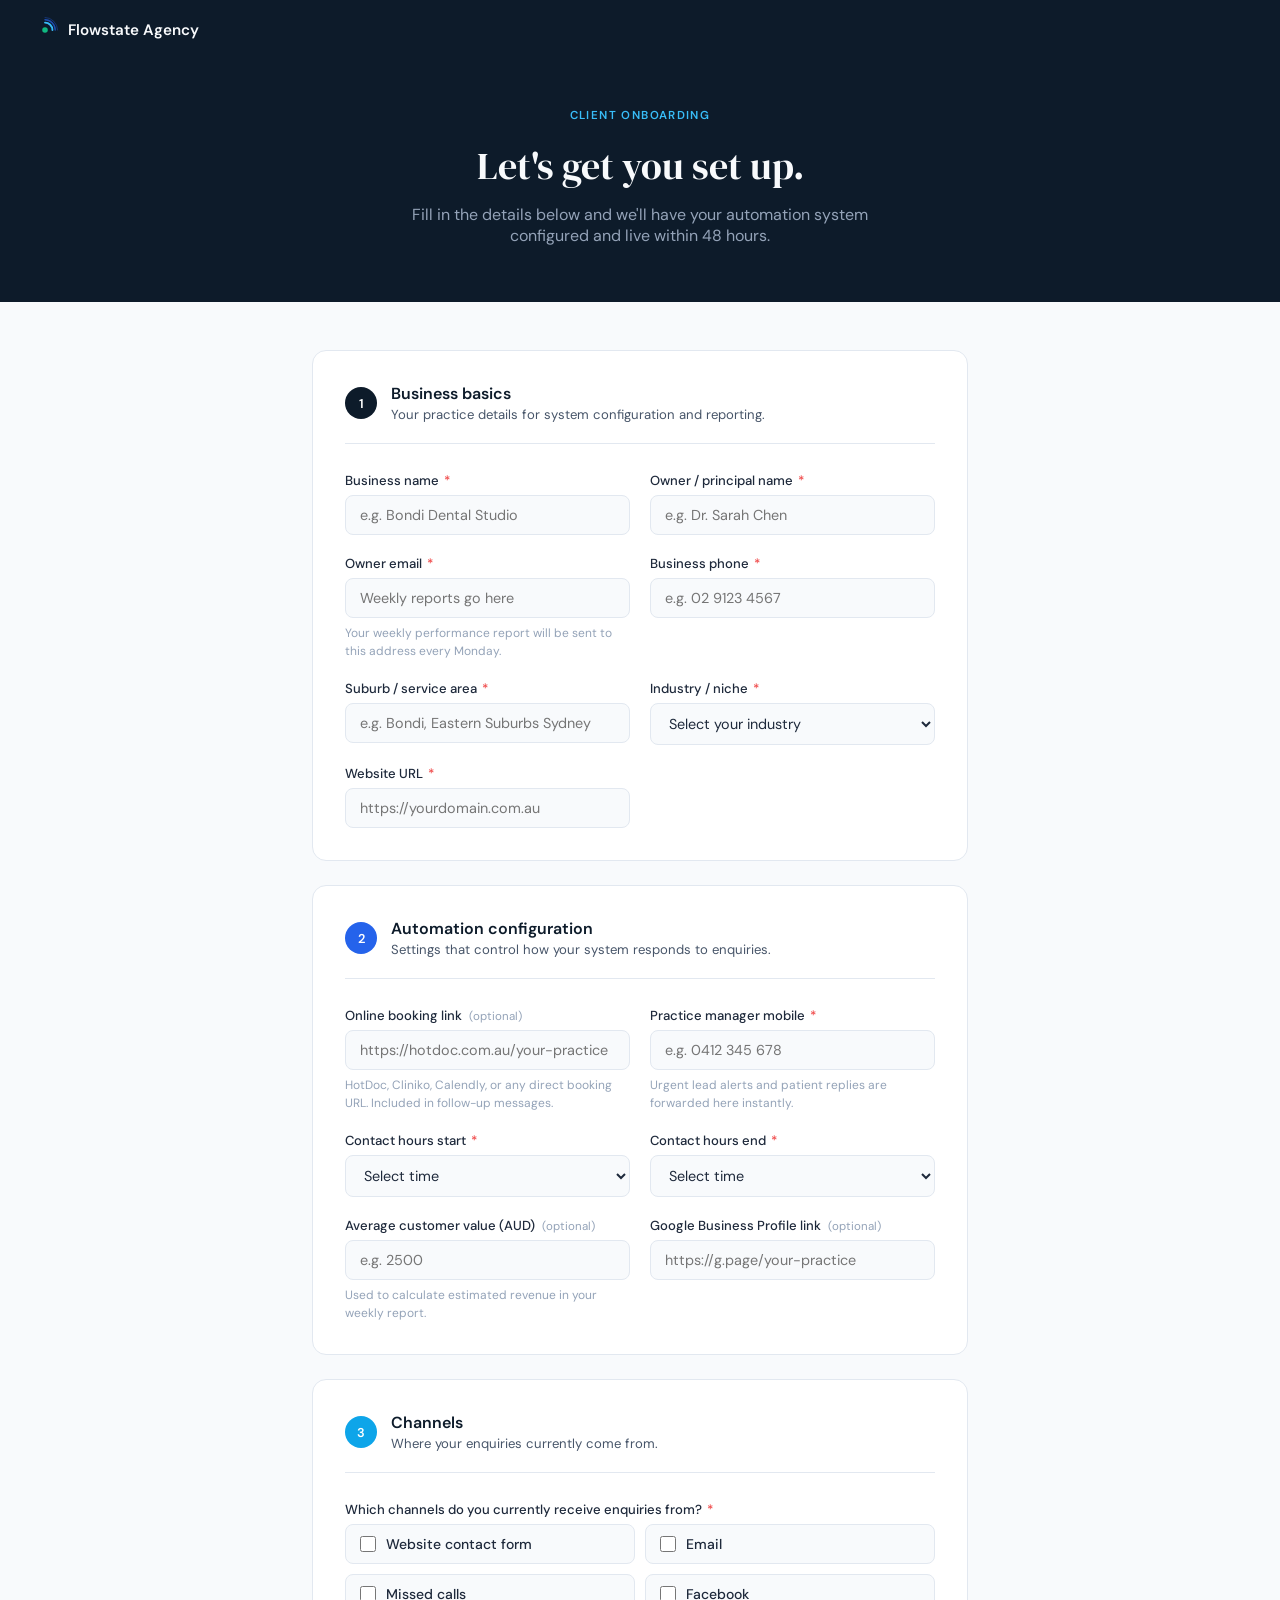
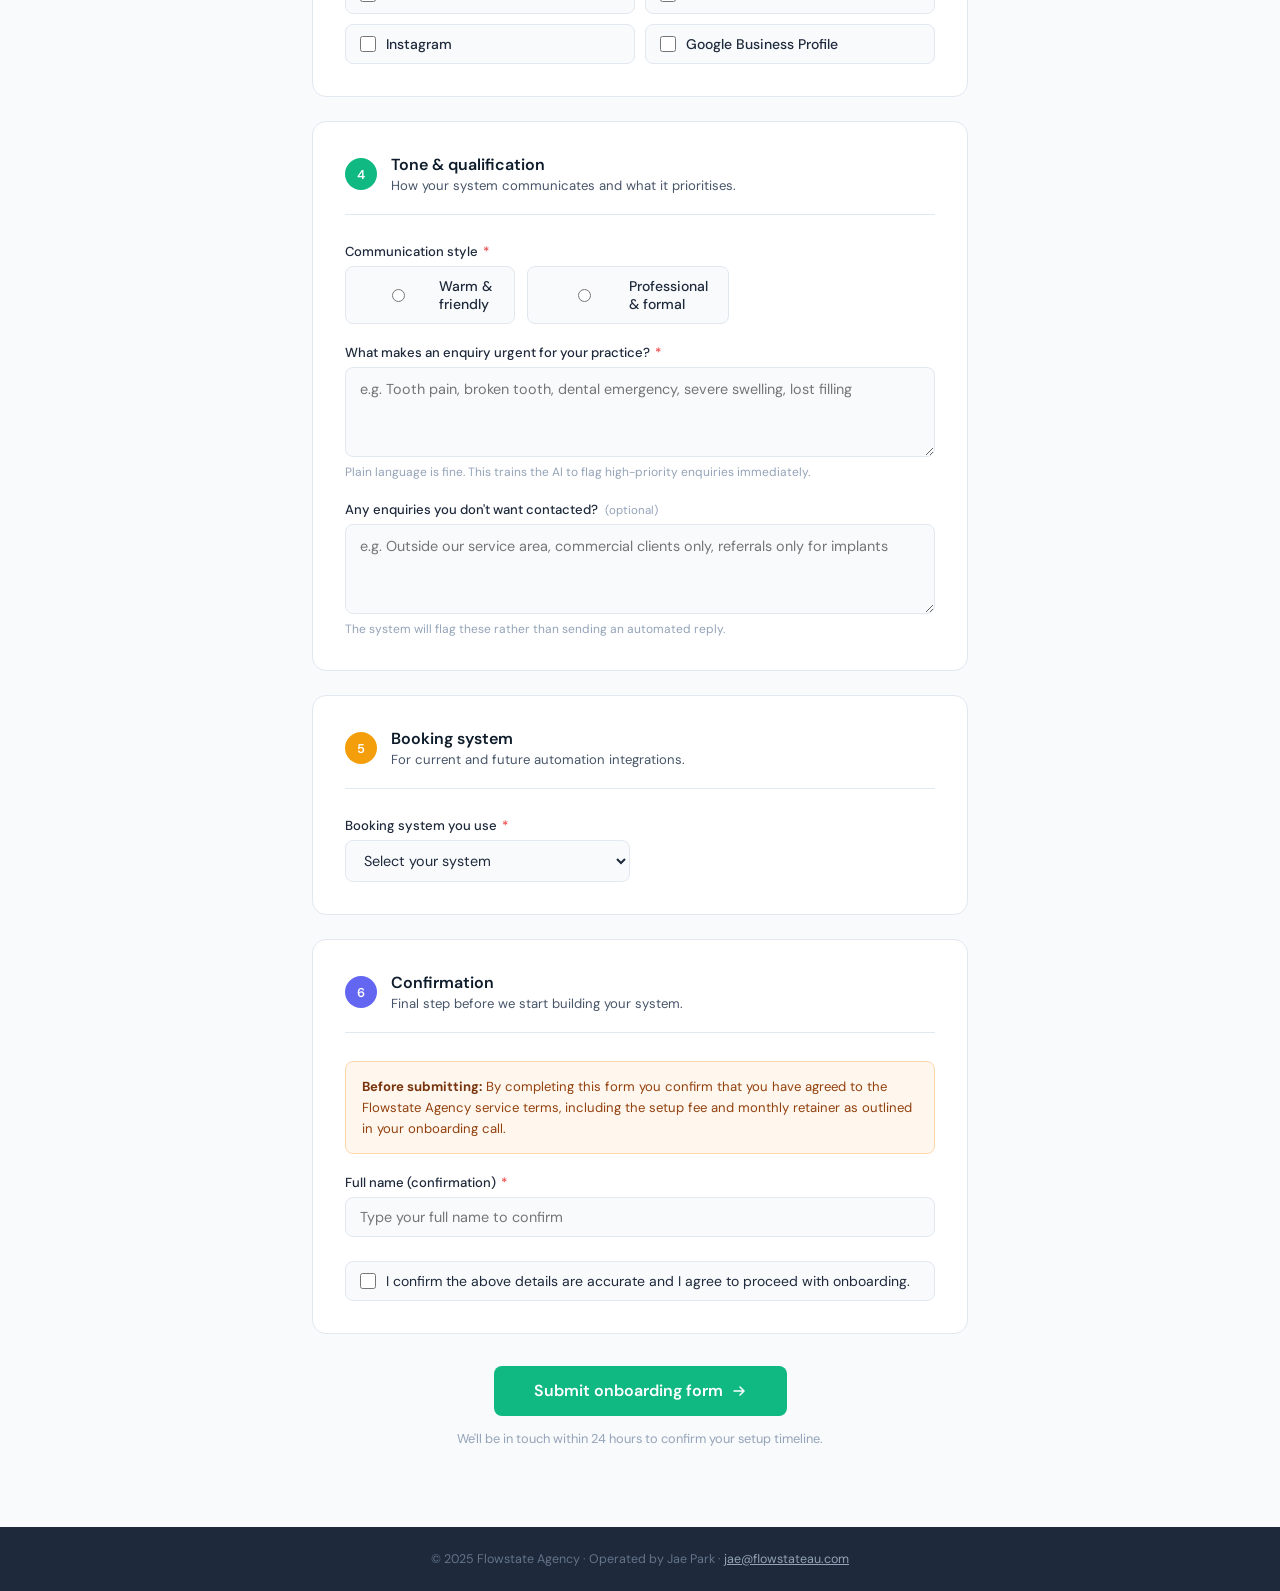
<file: onboarding.html>
<!DOCTYPE html>
<html lang="en">
<head>
<meta charset="UTF-8">
<meta name="viewport" content="width=device-width, initial-scale=1.0">
<title>Client Onboarding — Flowstate Agency</title>
<link href="https://fonts.googleapis.com/css2?family=DM+Serif+Display&family=DM+Sans:wght@300;400;500;600&display=swap" rel="stylesheet">
<style>
*,*::before,*::after{box-sizing:border-box;margin:0;padding:0}
:root{
  --navy:#0D1B2A;
  --blue:#2563EB;
  --sky:#38BDF8;
  --emerald:#10B981;
  --offwhite:#F8FAFC;
  --charcoal:#1E293B;
  --slate:#475569;
  --border:#E2E8F0;
  --serif:'DM Serif Display',Georgia,serif;
  --sans:'DM Sans',system-ui,sans-serif;
}
html{scroll-behavior:smooth}
body{font-family:var(--sans);color:var(--charcoal);background:var(--offwhite);-webkit-font-smoothing:antialiased}

/* NAV */
nav{background:var(--navy);padding:0 2rem;height:60px;display:flex;align-items:center;justify-content:space-between}
.logo{display:flex;align-items:center;gap:10px;text-decoration:none}
.logo-text{font-family:var(--sans);font-weight:600;font-size:0.95rem;color:#F8FAFC}

/* HEADER */
.page-header{background:var(--navy);padding:3rem 2rem 3.5rem;text-align:center}
.page-header .eyebrow{font-size:0.72rem;font-weight:600;letter-spacing:0.12em;text-transform:uppercase;color:var(--sky);margin-bottom:1rem;display:block}
.page-header h1{font-family:var(--serif);font-size:2.4rem;color:#F8FAFC;font-weight:400;margin-bottom:0.75rem}
.page-header p{color:#94A3B8;font-size:1rem;max-width:500px;margin:0 auto}

/* FORM WRAP */
.form-wrap{max-width:720px;margin:0 auto;padding:3rem 2rem 5rem}

/* SECTION */
.form-section{background:#fff;border:1px solid var(--border);border-radius:14px;padding:2rem;margin-bottom:1.5rem}
.form-section-header{display:flex;align-items:center;gap:0.875rem;margin-bottom:1.75rem;padding-bottom:1.25rem;border-bottom:1px solid var(--border)}
.section-num{width:32px;height:32px;border-radius:50%;background:var(--navy);color:#fff;font-size:0.8rem;font-weight:600;display:flex;align-items:center;justify-content:center;flex-shrink:0}
.section-num.blue{background:var(--blue)}
.section-num.sky{background:#0ea5e9}
.section-num.emerald{background:var(--emerald)}
.section-num.amber{background:#F59E0B}
.form-section-header div h3{font-weight:600;font-size:1rem;color:var(--navy)}
.form-section-header div p{font-size:0.82rem;color:var(--slate);margin-top:2px}

/* FIELDS */
.field-grid{display:grid;grid-template-columns:1fr 1fr;gap:1.25rem}
.field-grid.single{grid-template-columns:1fr}
.field-grid.thirds{grid-template-columns:1fr 1fr 1fr}
@media(max-width:600px){.field-grid,.field-grid.thirds{grid-template-columns:1fr}}
.field{display:flex;flex-direction:column;gap:0.375rem}
.field label{font-size:0.82rem;font-weight:500;color:var(--charcoal)}
.field label .req{color:#EF4444;margin-left:2px}
.field label .opt{font-size:0.72rem;font-weight:400;color:#94A3B8;margin-left:4px}
.field input,.field select,.field textarea{
  font-family:var(--sans);font-size:0.9rem;color:var(--charcoal);
  background:#F8FAFC;border:1.5px solid var(--border);border-radius:8px;
  padding:0.625rem 0.875rem;transition:border-color 0.2s,box-shadow 0.2s;outline:none;width:100%
}
.field input:focus,.field select:focus,.field textarea:focus{
  border-color:var(--blue);box-shadow:0 0 0 3px rgba(37,99,235,0.1);background:#fff
}
.field textarea{resize:vertical;min-height:90px;line-height:1.6}
.field .hint{font-size:0.75rem;color:#94A3B8;line-height:1.5}

/* CHECKBOX GROUP */
.checkbox-group{display:grid;grid-template-columns:1fr 1fr;gap:0.625rem}
@media(max-width:480px){.checkbox-group{grid-template-columns:1fr}}
.checkbox-item{display:flex;align-items:center;gap:0.625rem;padding:0.625rem 0.875rem;border:1.5px solid var(--border);border-radius:8px;cursor:pointer;transition:all 0.15s;background:#F8FAFC}
.checkbox-item:hover{border-color:var(--blue);background:#EFF6FF}
.checkbox-item input[type=checkbox]{width:16px;height:16px;accent-color:var(--blue);flex-shrink:0}
.checkbox-item span{font-size:0.875rem;color:var(--charcoal)}
.checkbox-item.checked{border-color:var(--blue);background:#EFF6FF}

/* RADIO GROUP */
.radio-group{display:flex;gap:0.75rem;flex-wrap:wrap}
.radio-item{display:flex;align-items:center;gap:0.5rem;padding:0.625rem 1.25rem;border:1.5px solid var(--border);border-radius:8px;cursor:pointer;transition:all 0.15s;background:#F8FAFC}
.radio-item:hover{border-color:var(--blue)}
.radio-item input[type=radio]{accent-color:var(--blue)}
.radio-item span{font-size:0.875rem;color:var(--charcoal);font-weight:500}
.radio-item.selected{border-color:var(--blue);background:#EFF6FF}

/* ALERT BOX */
.alert{background:#FFF7ED;border:1.5px solid #FED7AA;border-radius:8px;padding:0.875rem 1rem;font-size:0.82rem;color:#92400E;line-height:1.6;margin-bottom:1.25rem}
.alert strong{color:#78350F}

/* SUBMIT */
.submit-wrap{text-align:center;margin-top:2rem}
.btn-submit{background:var(--emerald);color:#fff;font-family:var(--sans);font-weight:600;font-size:1rem;padding:0.9rem 2.5rem;border-radius:8px;border:none;cursor:pointer;transition:all 0.2s;display:inline-flex;align-items:center;gap:8px}
.btn-submit:hover{background:#0ea271;transform:translateY(-1px)}
.submit-note{font-size:0.8rem;color:#94A3B8;margin-top:0.875rem}

/* SUCCESS */
#success{display:none;text-align:center;padding:4rem 2rem}
#success .icon{font-size:3rem;margin-bottom:1rem}
#success h2{font-family:var(--serif);font-size:2rem;color:var(--navy);margin-bottom:0.75rem;font-weight:400}
#success p{color:var(--slate);font-size:1rem;max-width:420px;margin:0 auto}

footer{background:var(--charcoal);padding:1.5rem;text-align:center}
footer p{font-size:0.78rem;color:#64748B}
</style>
</head>
<body>

<nav>
  <a href="https://flowstateau.com" class="logo">
    <svg width="26" height="26" viewBox="0 0 28 28" fill="none">
      <circle cx="14" cy="14" r="3" fill="#10B981"/>
      <path d="M14 6 A8 8 0 0 1 22 14" stroke="#38BDF8" stroke-width="2" stroke-linecap="round" fill="none"/>
      <path d="M14 3 A11 11 0 0 1 25 14" stroke="#2563EB" stroke-width="1.5" stroke-linecap="round" fill="none" opacity="0.7"/>
      <path d="M14 0.5 A13.5 13.5 0 0 1 27.5 14" stroke="#2563EB" stroke-width="1" stroke-linecap="round" fill="none" opacity="0.4"/>
    </svg>
    <span class="logo-text">Flowstate Agency</span>
  </a>
</nav>

<div class="page-header">
  <span class="eyebrow">Client onboarding</span>
  <h1>Let's get you set up.</h1>
  <p>Fill in the details below and we'll have your automation system configured and live within 48 hours.</p>
</div>

<div class="form-wrap">
  <form id="onboarding-form">

    <!-- SECTION 1: BUSINESS BASICS -->
    <div class="form-section">
      <div class="form-section-header">
        <div class="section-num">1</div>
        <div><h3>Business basics</h3><p>Your practice details for system configuration and reporting.</p></div>
      </div>
      <div class="field-grid">
        <div class="field">
          <label>Business name <span class="req">*</span></label>
          <input type="text" name="business_name" placeholder="e.g. Bondi Dental Studio" required>
        </div>
        <div class="field">
          <label>Owner / principal name <span class="req">*</span></label>
          <input type="text" name="contact_name" placeholder="e.g. Dr. Sarah Chen" required>
        </div>
        <div class="field">
          <label>Owner email <span class="req">*</span></label>
          <input type="email" name="contact_email" placeholder="Weekly reports go here" required>
          <span class="hint">Your weekly performance report will be sent to this address every Monday.</span>
        </div>
        <div class="field">
          <label>Business phone <span class="req">*</span></label>
          <input type="tel" name="business_phone" placeholder="e.g. 02 9123 4567" required>
        </div>
        <div class="field">
          <label>Suburb / service area <span class="req">*</span></label>
          <input type="text" name="service_area" placeholder="e.g. Bondi, Eastern Suburbs Sydney" required>
        </div>
        <div class="field">
          <label>Industry / niche <span class="req">*</span></label>
          <select name="niche" required>
            <option value="" disabled selected>Select your industry</option>
            <option value="dental">Dental</option>
            <option value="medical">Medical / GP</option>
            <option value="physio">Physiotherapy</option>
            <option value="legal">Legal</option>
            <option value="plumbing">Plumbing</option>
            <option value="electrical">Electrical</option>
            <option value="hvac">HVAC / Air Conditioning</option>
            <option value="real_estate">Real Estate</option>
            <option value="other">Other</option>
          </select>
        </div>
        <div class="field">
          <label>Website URL <span class="req">*</span></label>
          <input type="url" name="website_url" placeholder="https://yourdomain.com.au" required>
        </div>
      </div>
    </div>

    <!-- SECTION 2: AUTOMATION CONFIG -->
    <div class="form-section">
      <div class="form-section-header">
        <div class="section-num blue">2</div>
        <div><h3>Automation configuration</h3><p>Settings that control how your system responds to enquiries.</p></div>
      </div>
      <div class="field-grid">
        <div class="field">
          <label>Online booking link <span class="opt">(optional)</span></label>
          <input type="url" name="booking_link" placeholder="https://hotdoc.com.au/your-practice">
          <span class="hint">HotDoc, Cliniko, Calendly, or any direct booking URL. Included in follow-up messages.</span>
        </div>
        <div class="field">
          <label>Practice manager mobile <span class="req">*</span></label>
          <input type="tel" name="notify_phone" placeholder="e.g. 0412 345 678" required>
          <span class="hint">Urgent lead alerts and patient replies are forwarded here instantly.</span>
        </div>
        <div class="field">
          <label>Contact hours start <span class="req">*</span></label>
          <select name="contact_hours_start" required>
            <option value="" disabled selected>Select time</option>
            <option>6:00 AM</option><option>7:00 AM</option><option>8:00 AM</option>
            <option>9:00 AM</option><option>10:00 AM</option><option>11:00 AM</option>
          </select>
        </div>
        <div class="field">
          <label>Contact hours end <span class="req">*</span></label>
          <select name="contact_hours_end" required>
            <option value="" disabled selected>Select time</option>
            <option>5:00 PM</option><option>6:00 PM</option><option>7:00 PM</option>
            <option>8:00 PM</option><option>9:00 PM</option><option>10:00 PM</option>
          </select>
        </div>
        <div class="field">
          <label>Average customer value (AUD) <span class="opt">(optional)</span></label>
          <input type="number" name="avg_customer_value" placeholder="e.g. 2500">
          <span class="hint">Used to calculate estimated revenue in your weekly report.</span>
        </div>
        <div class="field">
          <label>Google Business Profile link <span class="opt">(optional)</span></label>
          <input type="url" name="google_review_link" placeholder="https://g.page/your-practice">
        </div>
      </div>
    </div>

    <!-- SECTION 3: CHANNELS -->
    <div class="form-section">
      <div class="form-section-header">
        <div class="section-num sky">3</div>
        <div><h3>Channels</h3><p>Where your enquiries currently come from.</p></div>
      </div>
      <div class="field field-grid single" style="margin-bottom:0">
        <label>Which channels do you currently receive enquiries from? <span class="req">*</span></label>
        <div class="checkbox-group" id="channels-group">
          <label class="checkbox-item"><input type="checkbox" name="channels" value="website_form"> <span>Website contact form</span></label>
          <label class="checkbox-item"><input type="checkbox" name="channels" value="email"> <span>Email</span></label>
          <label class="checkbox-item"><input type="checkbox" name="channels" value="missed_calls"> <span>Missed calls</span></label>
          <label class="checkbox-item"><input type="checkbox" name="channels" value="facebook"> <span>Facebook</span></label>
          <label class="checkbox-item"><input type="checkbox" name="channels" value="instagram"> <span>Instagram</span></label>
          <label class="checkbox-item"><input type="checkbox" name="channels" value="google_business"> <span>Google Business Profile</span></label>
        </div>
      </div>
    </div>

    <!-- SECTION 4: TONE & QUALIFICATION -->
    <div class="form-section">
      <div class="form-section-header">
        <div class="section-num emerald">4</div>
        <div><h3>Tone &amp; qualification</h3><p>How your system communicates and what it prioritises.</p></div>
      </div>
      <div class="field field-grid single" style="margin-bottom:1.25rem">
        <label>Communication style <span class="req">*</span></label>
        <div class="radio-group" id="tone-group">
          <label class="radio-item"><input type="radio" name="tone_profile" value="warm" required> <span>Warm &amp; friendly</span></label>
          <label class="radio-item"><input type="radio" name="tone_profile" value="formal"> <span>Professional &amp; formal</span></label>
        </div>
      </div>
      <div class="field-grid single">
        <div class="field">
          <label>What makes an enquiry urgent for your practice? <span class="req">*</span></label>
          <textarea name="urgency_rules" placeholder="e.g. Tooth pain, broken tooth, dental emergency, severe swelling, lost filling" required></textarea>
          <span class="hint">Plain language is fine. This trains the AI to flag high-priority enquiries immediately.</span>
        </div>
        <div class="field">
          <label>Any enquiries you don't want contacted? <span class="opt">(optional)</span></label>
          <textarea name="exclusion_rules" placeholder="e.g. Outside our service area, commercial clients only, referrals only for implants"></textarea>
          <span class="hint">The system will flag these rather than sending an automated reply.</span>
        </div>
      </div>
    </div>

    <!-- SECTION 5: BOOKING SYSTEM -->
    <div class="form-section">
      <div class="form-section-header">
        <div class="section-num amber">5</div>
        <div><h3>Booking system</h3><p>For current and future automation integrations.</p></div>
      </div>
      <div class="field-grid">
        <div class="field">
          <label>Booking system you use <span class="req">*</span></label>
          <select name="booking_system" id="booking-system-select" required>
            <option value="" disabled selected>Select your system</option>
            <option value="cliniko">Cliniko</option>
            <option value="hotdoc">HotDoc</option>
            <option value="health_engine">HealthEngine</option>
            <option value="nookal">Nookal</option>
            <option value="manual">Manual / phone only</option>
            <option value="other">Other</option>
          </select>
        </div>
        <div class="field" id="cliniko-api-field" style="display:none">
          <label>Cliniko API key <span class="opt">(optional — add later)</span></label>
          <input type="text" name="cliniko_api_key" placeholder="Leave blank — we'll request this separately">
          <span class="hint">You can provide this after onboarding. Required for direct booking automation.</span>
        </div>
        <div class="field" id="other-system-field" style="display:none">
          <label>Please specify your booking system</label>
          <input type="text" name="booking_system_other" placeholder="e.g. Genie, MedicalDirector, custom">
        </div>
      </div>
    </div>

    <!-- AGREEMENT -->
    <div class="form-section">
      <div class="form-section-header">
        <div class="section-num" style="background:#6366F1">6</div>
        <div><h3>Confirmation</h3><p>Final step before we start building your system.</p></div>
      </div>
      <div class="alert">
        <strong>Before submitting:</strong> By completing this form you confirm that you have agreed to the Flowstate Agency service terms, including the setup fee and monthly retainer as outlined in your onboarding call.
      </div>
      <div class="field-grid single">
        <div class="field">
          <label>Full name (confirmation) <span class="req">*</span></label>
          <input type="text" name="confirm_name" placeholder="Type your full name to confirm" required>
        </div>
        <label class="checkbox-item" style="margin-top:0.25rem">
          <input type="checkbox" name="terms_agreed" id="terms-check" required>
          <span>I confirm the above details are accurate and I agree to proceed with onboarding.</span>
        </label>
      </div>
    </div>

    <div class="submit-wrap">
      <button type="submit" class="btn-submit">
        Submit onboarding form
        <svg width="16" height="16" viewBox="0 0 16 16" fill="none"><path d="M3 8h10M9 4l4 4-4 4" stroke="currentColor" stroke-width="1.5" stroke-linecap="round" stroke-linejoin="round"/></svg>
      </button>
      <p class="submit-note">We'll be in touch within 24 hours to confirm your setup timeline.</p>
    </div>

  </form>

  <div id="success">
    <div class="icon">✅</div>
    <h2>You're in. Welcome to Flowstate.</h2>
    <p>We've received your details and will be in touch within 24 hours to confirm your setup timeline. Your system will be live within 48 hours of confirmation.</p>
  </div>
</div>

<footer>
  <p>© 2025 Flowstate Agency · Operated by Jae Park · <a href="mailto:jae@flowstateau.com" style="color:#94A3B8">jae@flowstateau.com</a></p>
</footer>

<script>
// Checkbox visual state
document.querySelectorAll('.checkbox-item input[type=checkbox]').forEach(cb=>{
  cb.addEventListener('change',()=>{
    cb.closest('.checkbox-item').classList.toggle('checked', cb.checked);
  });
});

// Radio visual state
document.querySelectorAll('.radio-item input[type=radio]').forEach(r=>{
  r.addEventListener('change',()=>{
    document.querySelectorAll('.radio-item').forEach(i=>i.classList.remove('selected'));
    r.closest('.radio-item').classList.add('selected');
  });
});

// Show Cliniko API field conditionally
document.getElementById('booking-system-select').addEventListener('change', function(){
  document.getElementById('cliniko-api-field').style.display = this.value === 'cliniko' ? 'flex' : 'none';
  document.getElementById('other-system-field').style.display = this.value === 'other' ? 'flex' : 'none';
});

// Form submission → Formspree
document.getElementById('onboarding-form').addEventListener('submit', async function(e){
  e.preventDefault();
  const btn = this.querySelector('.btn-submit');
  btn.textContent = 'Submitting…';
  btn.disabled = true;

  const data = new FormData(this);
  // Collect checkboxes
  const channels = [...document.querySelectorAll('input[name=channels]:checked')].map(c=>c.value);
  data.set('channels', channels.join(', '));

  try {
    const res = await fetch('https://formspree.io/f/mqewoojd', {
      method: 'POST',
      body: data,
      headers: { 'Accept': 'application/json' }
    });
    if(res.ok){
      document.getElementById('onboarding-form').style.display = 'none';
      document.getElementById('success').style.display = 'block';
      window.scrollTo({top: 0, behavior:'smooth'});
    } else {
      btn.textContent = 'Submit onboarding form';
      btn.disabled = false;
      alert('Something went wrong. Please email jae@flowstateau.com directly.');
    }
  } catch(err){
    btn.textContent = 'Submit onboarding form';
    btn.disabled = false;
    alert('Something went wrong. Please email jae@flowstateau.com directly.');
  }
});
</script>
</body>
</html>
</file>
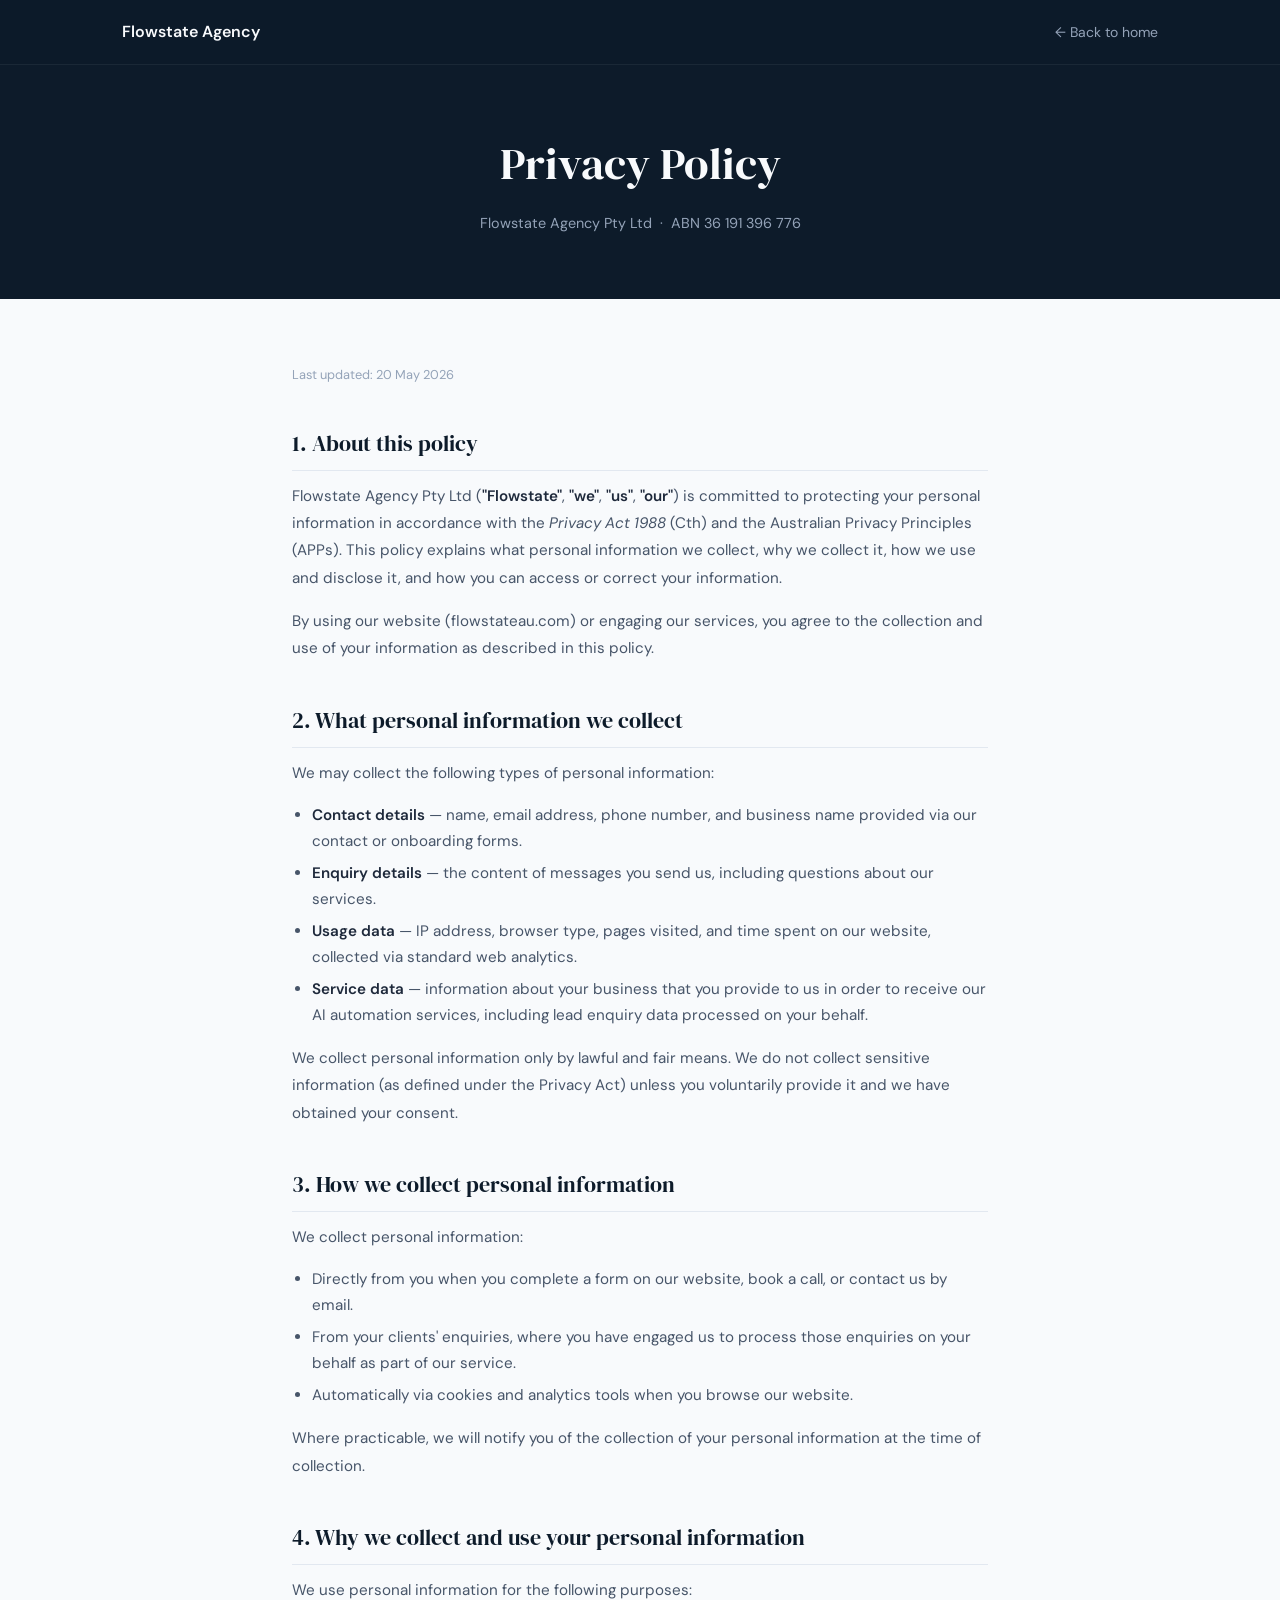
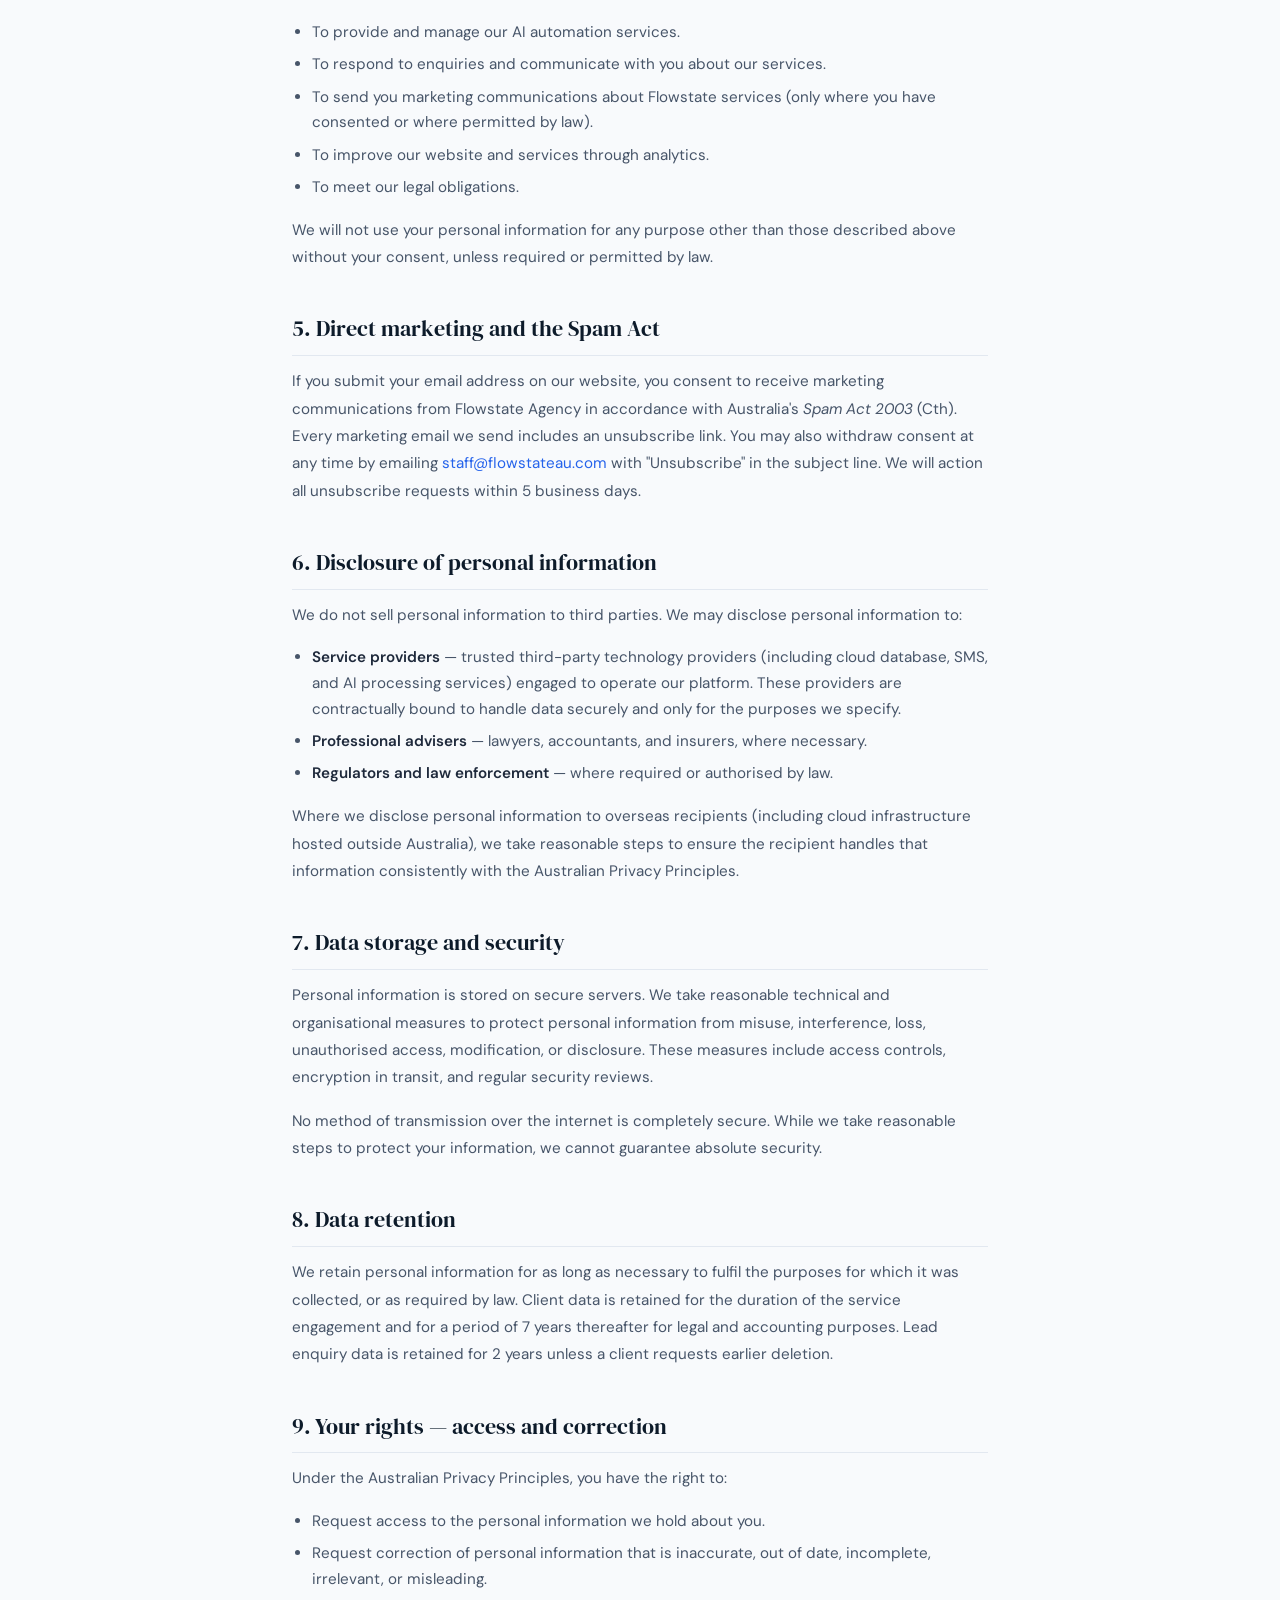
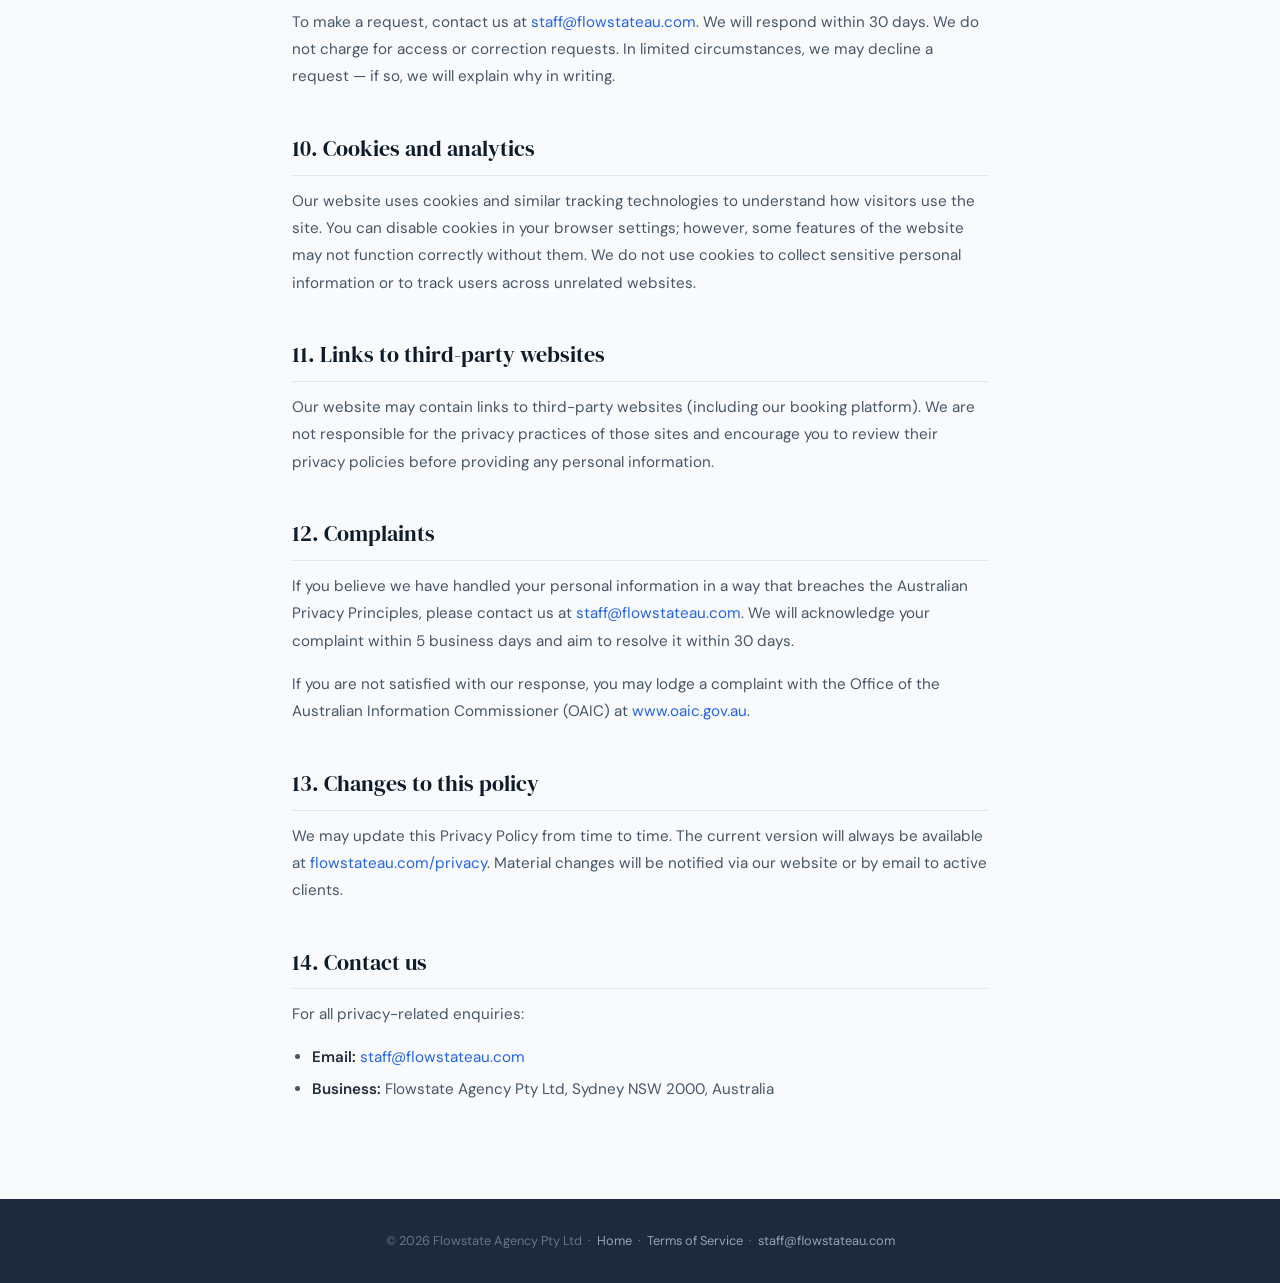
<file: privacy.html>
<!DOCTYPE html>
<html lang="en">
<head>
<meta charset="UTF-8">
<meta name="viewport" content="width=device-width, initial-scale=1.0">
<title>Privacy Policy — Flowstate Agency</title>
<meta name="robots" content="noindex">
<link rel="canonical" href="https://flowstateau.com/privacy">
<link href="https://fonts.googleapis.com/css2?family=DM+Serif+Display:ital@0;1&family=DM+Sans:wght@300;400;500;600&display=swap" rel="stylesheet">
<style>
*,*::before,*::after{box-sizing:border-box;margin:0;padding:0}
:root{
  --navy:#0D1B2A;
  --blue:#2563EB;
  --emerald:#10B981;
  --offwhite:#F8FAFC;
  --charcoal:#1E293B;
  --slate:#475569;
  --border:#E2E8F0;
  --serif:'DM Serif Display',Georgia,serif;
  --sans:'DM Sans',system-ui,sans-serif;
}
html{scroll-behavior:smooth}
body{font-family:var(--sans);color:var(--charcoal);background:var(--offwhite);line-height:1.6;-webkit-font-smoothing:antialiased}
nav{position:fixed;top:0;left:0;right:0;z-index:100;background:rgba(13,27,42,0.96);backdrop-filter:blur(12px);border-bottom:1px solid rgba(255,255,255,0.06)}
.nav-inner{max-width:1100px;margin:0 auto;padding:0 2rem;height:64px;display:flex;align-items:center;justify-content:space-between}
.logo{display:flex;align-items:center;gap:10px;text-decoration:none}
.logo-text{font-family:var(--sans);font-weight:600;font-size:1rem;color:#F8FAFC}
.nav-back{color:#94A3B8;font-size:0.875rem;text-decoration:none;transition:color 0.2s}
.nav-back:hover{color:#F8FAFC}
.page-hero{background:var(--navy);padding:8rem 2rem 4rem;text-align:center}
.page-hero h1{font-family:var(--serif);font-size:clamp(2rem,4vw,2.8rem);color:#F8FAFC;font-weight:400;margin-bottom:0.75rem}
.page-hero p{color:#94A3B8;font-size:0.9rem}
.content{max-width:760px;margin:0 auto;padding:4rem 2rem 5rem}
.content h2{font-family:var(--serif);font-size:1.4rem;color:var(--navy);font-weight:400;margin:2.5rem 0 0.75rem;padding-bottom:0.5rem;border-bottom:1px solid var(--border)}
.content h2:first-child{margin-top:0}
.content p{font-size:0.95rem;color:var(--slate);line-height:1.8;margin-bottom:1rem}
.content ul{margin:0.75rem 0 1rem 1.25rem;display:flex;flex-direction:column;gap:0.4rem}
.content ul li{font-size:0.95rem;color:var(--slate);line-height:1.7}
.content a{color:var(--blue);text-decoration:none}
.content a:hover{text-decoration:underline}
.content strong{color:var(--charcoal);font-weight:600}
.content .last-updated{font-size:0.8rem;color:#94A3B8;margin-bottom:2.5rem}
footer{background:var(--charcoal);padding:2rem;text-align:center}
footer p{font-size:0.8rem;color:#64748B}
footer a{color:#94A3B8;text-decoration:none}
</style>
</head>
<body>

<nav>
  <div class="nav-inner">
    <a href="/" class="logo">
      <span class="logo-text">Flowstate Agency</span>
    </a>
    <a href="/" class="nav-back">← Back to home</a>
  </div>
</nav>

<div class="page-hero">
  <h1>Privacy Policy</h1>
  <p>Flowstate Agency Pty Ltd &nbsp;·&nbsp; ABN 36 191 396 776</p>
</div>

<div class="content">
  <p class="last-updated">Last updated: 20 May 2026</p>

  <h2>1. About this policy</h2>
  <p>Flowstate Agency Pty Ltd (<strong>"Flowstate"</strong>, <strong>"we"</strong>, <strong>"us"</strong>, <strong>"our"</strong>) is committed to protecting your personal information in accordance with the <em>Privacy Act 1988</em> (Cth) and the Australian Privacy Principles (APPs). This policy explains what personal information we collect, why we collect it, how we use and disclose it, and how you can access or correct your information.</p>
  <p>By using our website (flowstateau.com) or engaging our services, you agree to the collection and use of your information as described in this policy.</p>

  <h2>2. What personal information we collect</h2>
  <p>We may collect the following types of personal information:</p>
  <ul>
    <li><strong>Contact details</strong> — name, email address, phone number, and business name provided via our contact or onboarding forms.</li>
    <li><strong>Enquiry details</strong> — the content of messages you send us, including questions about our services.</li>
    <li><strong>Usage data</strong> — IP address, browser type, pages visited, and time spent on our website, collected via standard web analytics.</li>
    <li><strong>Service data</strong> — information about your business that you provide to us in order to receive our AI automation services, including lead enquiry data processed on your behalf.</li>
  </ul>
  <p>We collect personal information only by lawful and fair means. We do not collect sensitive information (as defined under the Privacy Act) unless you voluntarily provide it and we have obtained your consent.</p>

  <h2>3. How we collect personal information</h2>
  <p>We collect personal information:</p>
  <ul>
    <li>Directly from you when you complete a form on our website, book a call, or contact us by email.</li>
    <li>From your clients' enquiries, where you have engaged us to process those enquiries on your behalf as part of our service.</li>
    <li>Automatically via cookies and analytics tools when you browse our website.</li>
  </ul>
  <p>Where practicable, we will notify you of the collection of your personal information at the time of collection.</p>

  <h2>4. Why we collect and use your personal information</h2>
  <p>We use personal information for the following purposes:</p>
  <ul>
    <li>To provide and manage our AI automation services.</li>
    <li>To respond to enquiries and communicate with you about our services.</li>
    <li>To send you marketing communications about Flowstate services (only where you have consented or where permitted by law).</li>
    <li>To improve our website and services through analytics.</li>
    <li>To meet our legal obligations.</li>
  </ul>
  <p>We will not use your personal information for any purpose other than those described above without your consent, unless required or permitted by law.</p>

  <h2>5. Direct marketing and the Spam Act</h2>
  <p>If you submit your email address on our website, you consent to receive marketing communications from Flowstate Agency in accordance with Australia's <em>Spam Act 2003</em> (Cth). Every marketing email we send includes an unsubscribe link. You may also withdraw consent at any time by emailing <a href="mailto:staff@flowstateau.com">staff@flowstateau.com</a> with "Unsubscribe" in the subject line. We will action all unsubscribe requests within 5 business days.</p>

  <h2>6. Disclosure of personal information</h2>
  <p>We do not sell personal information to third parties. We may disclose personal information to:</p>
  <ul>
    <li><strong>Service providers</strong> — trusted third-party technology providers (including cloud database, SMS, and AI processing services) engaged to operate our platform. These providers are contractually bound to handle data securely and only for the purposes we specify.</li>
    <li><strong>Professional advisers</strong> — lawyers, accountants, and insurers, where necessary.</li>
    <li><strong>Regulators and law enforcement</strong> — where required or authorised by law.</li>
  </ul>
  <p>Where we disclose personal information to overseas recipients (including cloud infrastructure hosted outside Australia), we take reasonable steps to ensure the recipient handles that information consistently with the Australian Privacy Principles.</p>

  <h2>7. Data storage and security</h2>
  <p>Personal information is stored on secure servers. We take reasonable technical and organisational measures to protect personal information from misuse, interference, loss, unauthorised access, modification, or disclosure. These measures include access controls, encryption in transit, and regular security reviews.</p>
  <p>No method of transmission over the internet is completely secure. While we take reasonable steps to protect your information, we cannot guarantee absolute security.</p>

  <h2>8. Data retention</h2>
  <p>We retain personal information for as long as necessary to fulfil the purposes for which it was collected, or as required by law. Client data is retained for the duration of the service engagement and for a period of 7 years thereafter for legal and accounting purposes. Lead enquiry data is retained for 2 years unless a client requests earlier deletion.</p>

  <h2>9. Your rights — access and correction</h2>
  <p>Under the Australian Privacy Principles, you have the right to:</p>
  <ul>
    <li>Request access to the personal information we hold about you.</li>
    <li>Request correction of personal information that is inaccurate, out of date, incomplete, irrelevant, or misleading.</li>
  </ul>
  <p>To make a request, contact us at <a href="mailto:staff@flowstateau.com">staff@flowstateau.com</a>. We will respond within 30 days. We do not charge for access or correction requests. In limited circumstances, we may decline a request — if so, we will explain why in writing.</p>

  <h2>10. Cookies and analytics</h2>
  <p>Our website uses cookies and similar tracking technologies to understand how visitors use the site. You can disable cookies in your browser settings; however, some features of the website may not function correctly without them. We do not use cookies to collect sensitive personal information or to track users across unrelated websites.</p>

  <h2>11. Links to third-party websites</h2>
  <p>Our website may contain links to third-party websites (including our booking platform). We are not responsible for the privacy practices of those sites and encourage you to review their privacy policies before providing any personal information.</p>

  <h2>12. Complaints</h2>
  <p>If you believe we have handled your personal information in a way that breaches the Australian Privacy Principles, please contact us at <a href="mailto:staff@flowstateau.com">staff@flowstateau.com</a>. We will acknowledge your complaint within 5 business days and aim to resolve it within 30 days.</p>
  <p>If you are not satisfied with our response, you may lodge a complaint with the Office of the Australian Information Commissioner (OAIC) at <a href="https://www.oaic.gov.au" target="_blank" rel="noopener">www.oaic.gov.au</a>.</p>

  <h2>13. Changes to this policy</h2>
  <p>We may update this Privacy Policy from time to time. The current version will always be available at <a href="https://flowstateau.com/privacy">flowstateau.com/privacy</a>. Material changes will be notified via our website or by email to active clients.</p>

  <h2>14. Contact us</h2>
  <p>For all privacy-related enquiries:</p>
  <ul>
    <li><strong>Email:</strong> <a href="mailto:staff@flowstateau.com">staff@flowstateau.com</a></li>
    <li><strong>Business:</strong> Flowstate Agency Pty Ltd, Sydney NSW 2000, Australia</li>
  </ul>
</div>

<footer>
  <p>© 2026 Flowstate Agency Pty Ltd &nbsp;·&nbsp; <a href="/">Home</a> &nbsp;·&nbsp; <a href="/terms">Terms of Service</a> &nbsp;·&nbsp; <a href="mailto:staff@flowstateau.com">staff@flowstateau.com</a></p>
</footer>

</body>
</html>
</file>
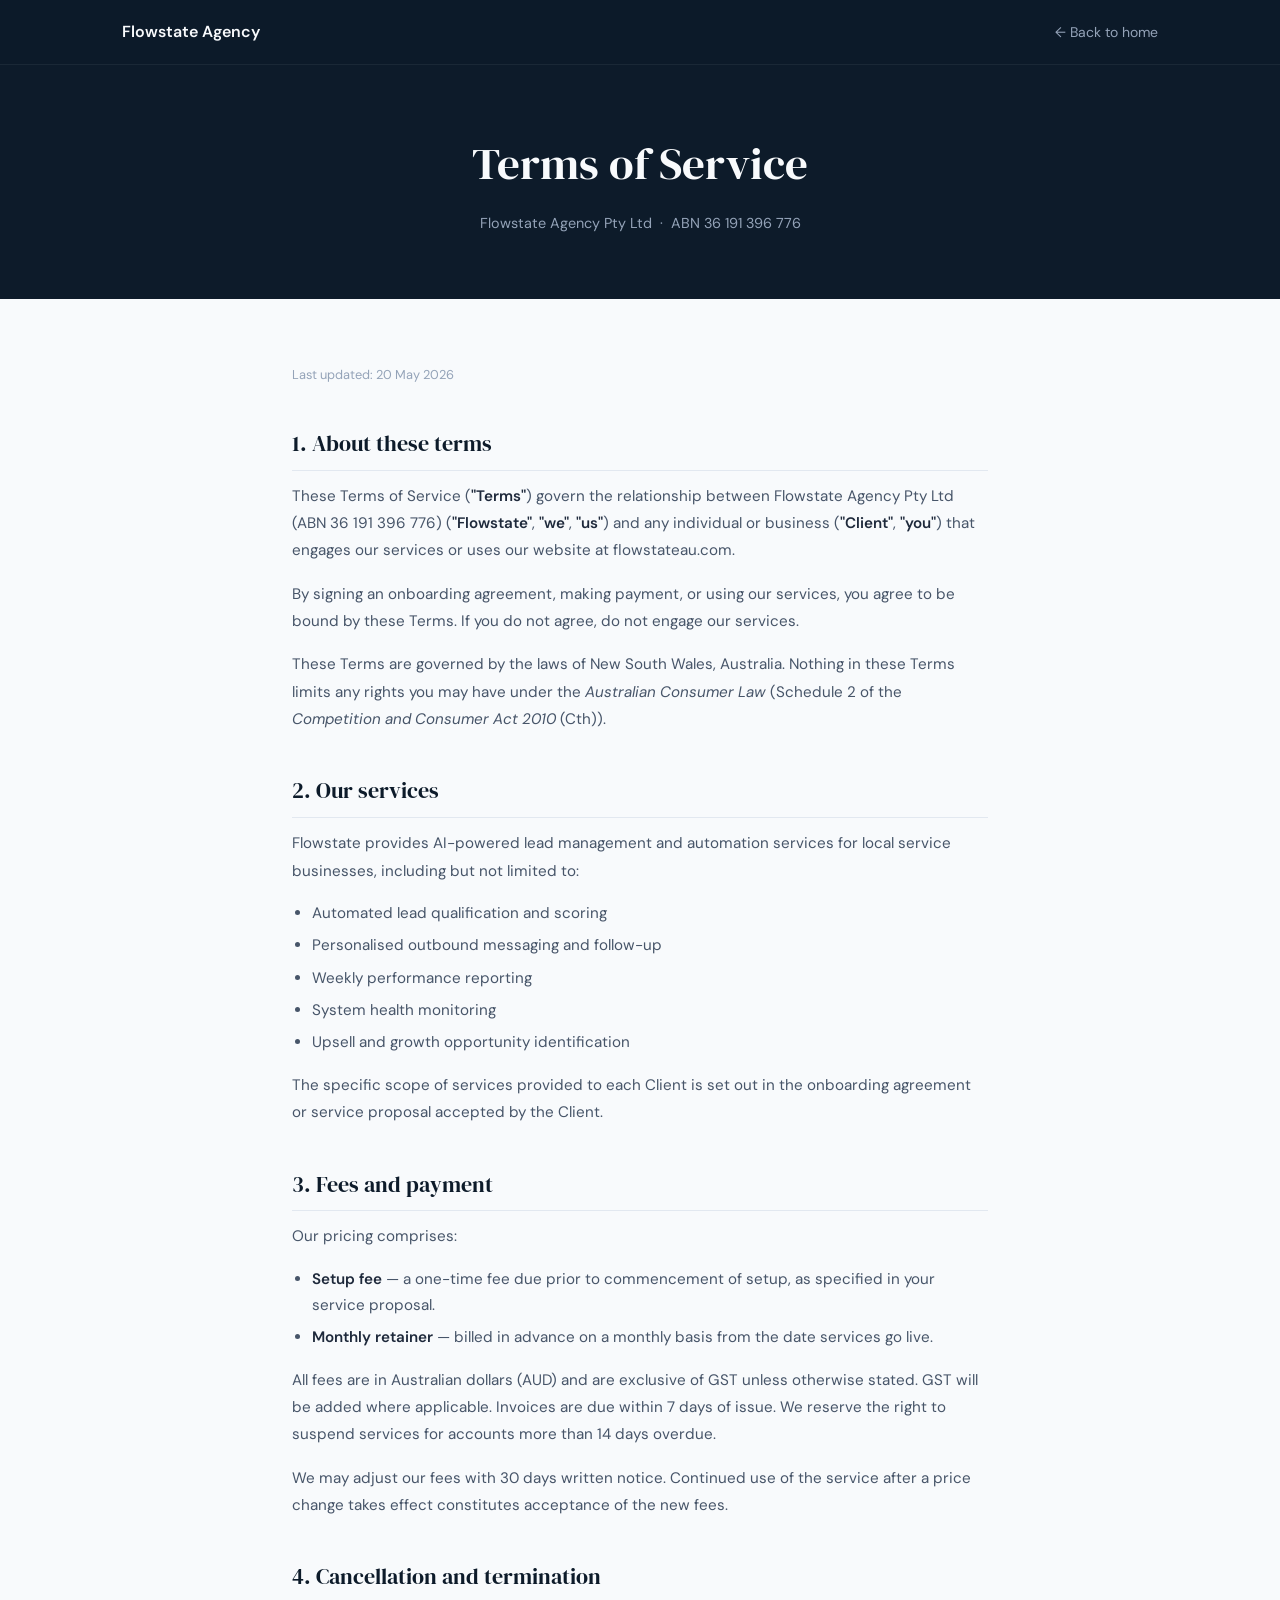
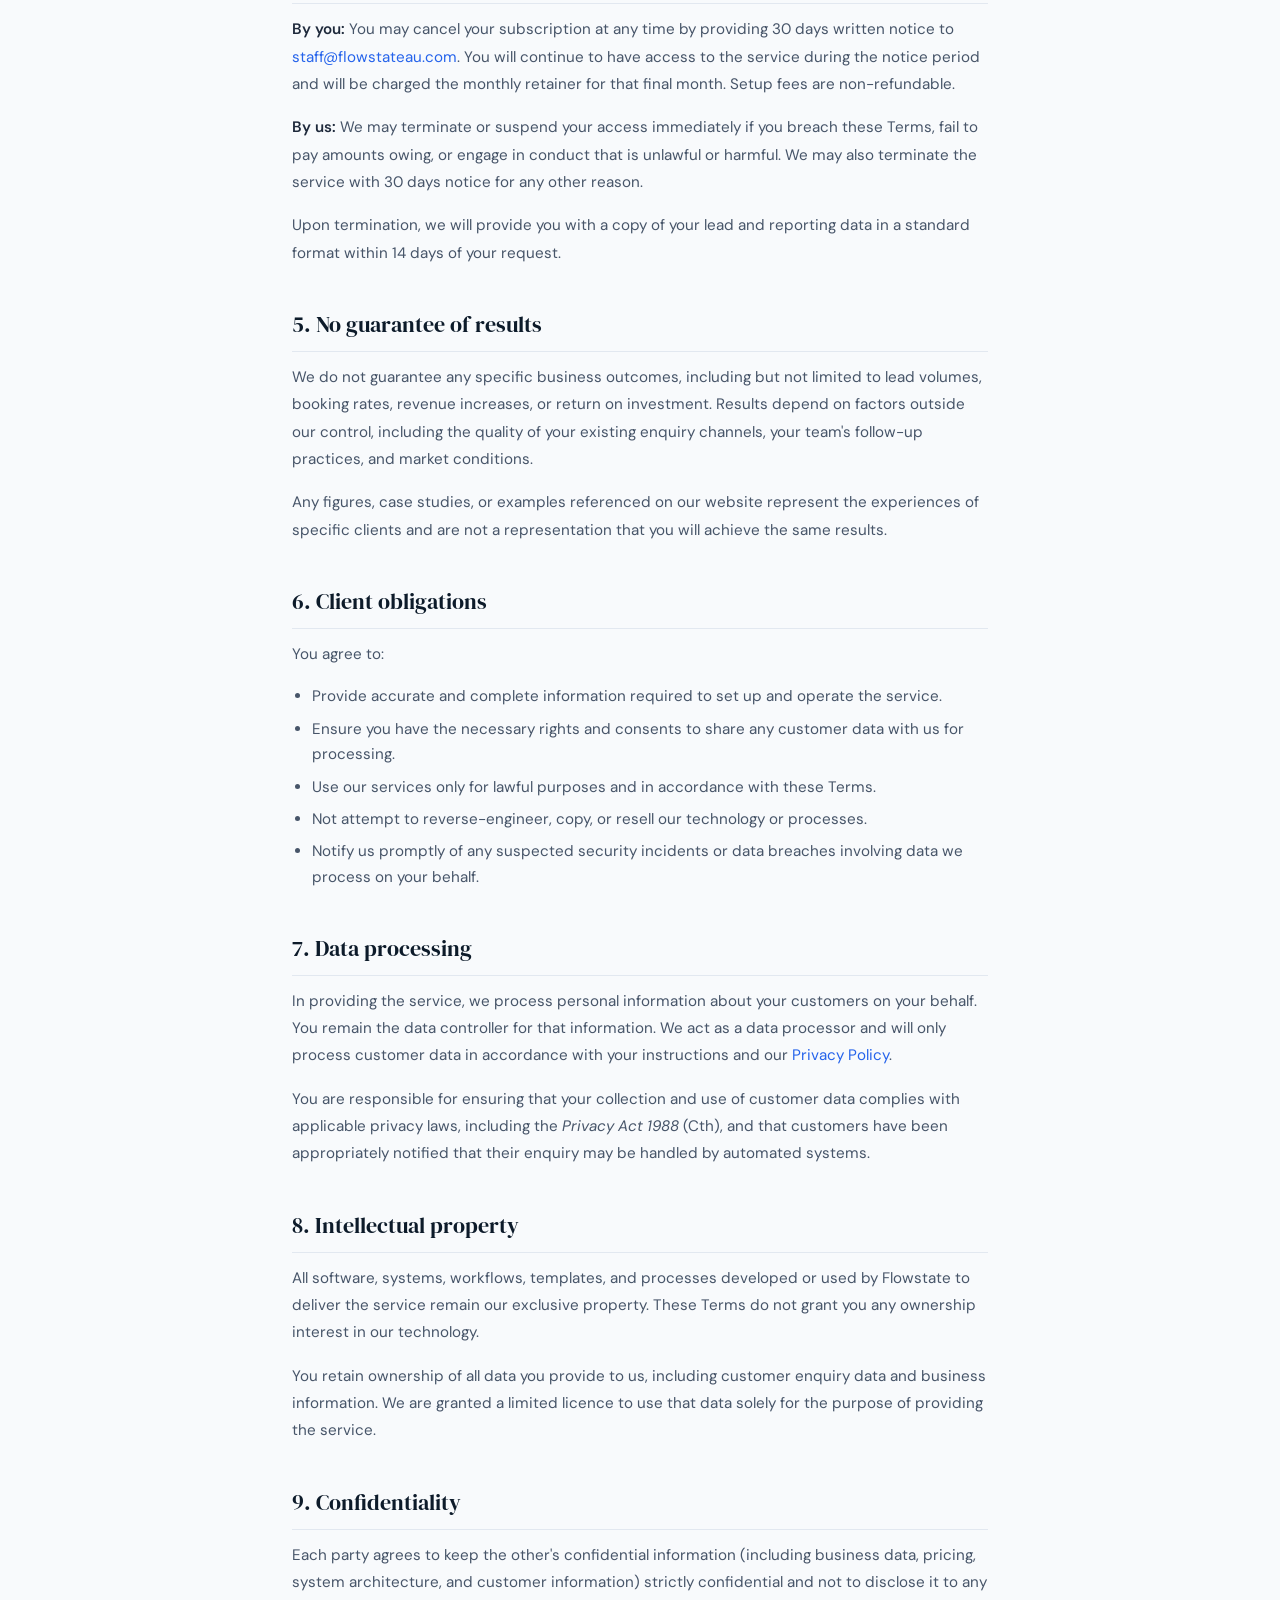
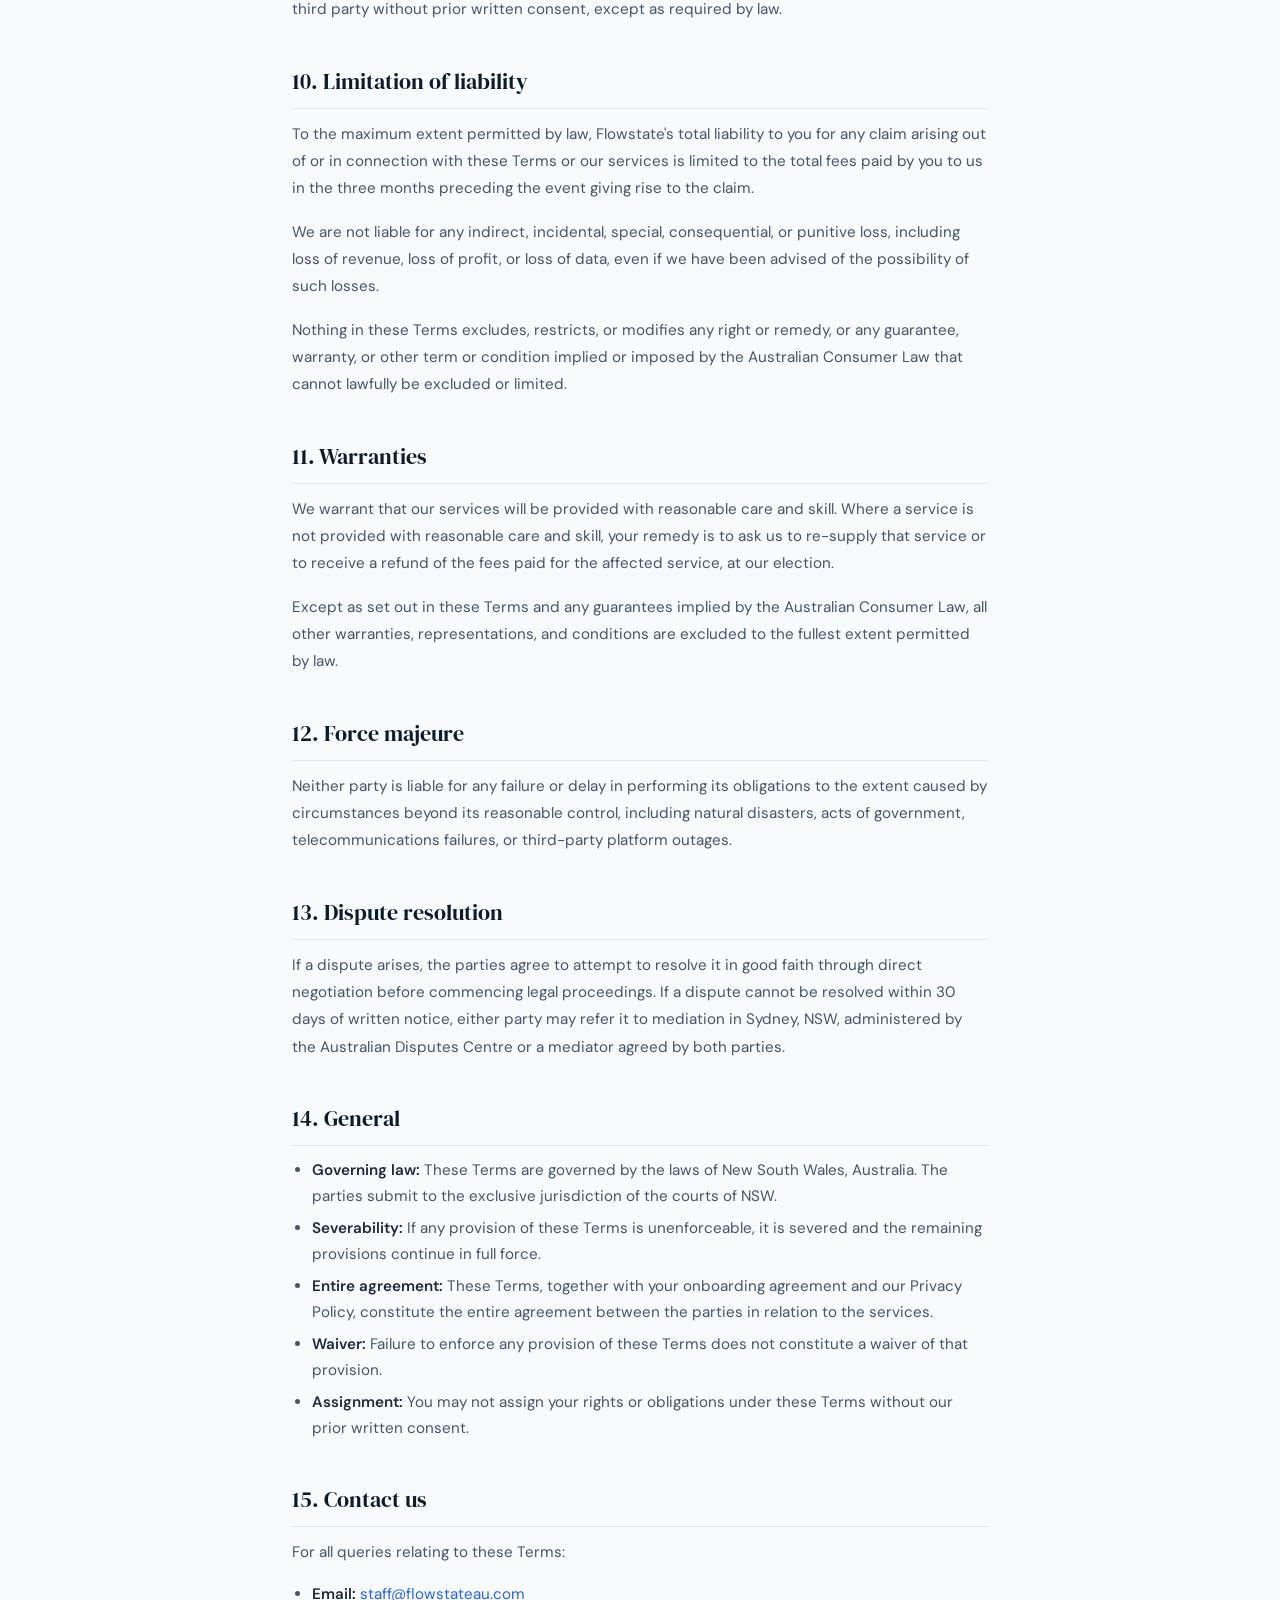
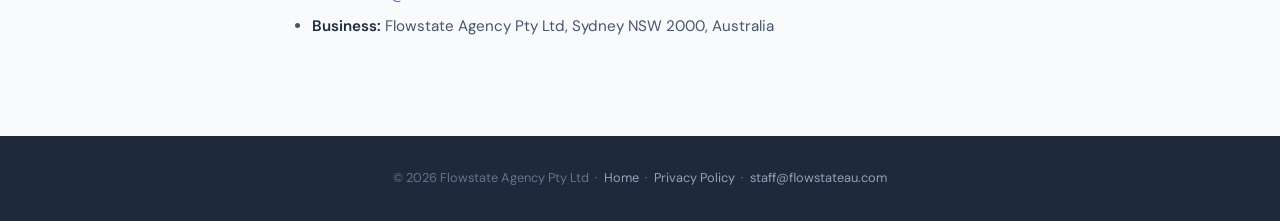
<file: terms.html>
<!DOCTYPE html>
<html lang="en">
<head>
<meta charset="UTF-8">
<meta name="viewport" content="width=device-width, initial-scale=1.0">
<title>Terms of Service — Flowstate Agency</title>
<meta name="robots" content="noindex">
<link rel="canonical" href="https://flowstateau.com/terms">
<link href="https://fonts.googleapis.com/css2?family=DM+Serif+Display:ital@0;1&family=DM+Sans:wght@300;400;500;600&display=swap" rel="stylesheet">
<style>
*,*::before,*::after{box-sizing:border-box;margin:0;padding:0}
:root{
  --navy:#0D1B2A;
  --blue:#2563EB;
  --emerald:#10B981;
  --offwhite:#F8FAFC;
  --charcoal:#1E293B;
  --slate:#475569;
  --border:#E2E8F0;
  --serif:'DM Serif Display',Georgia,serif;
  --sans:'DM Sans',system-ui,sans-serif;
}
html{scroll-behavior:smooth}
body{font-family:var(--sans);color:var(--charcoal);background:var(--offwhite);line-height:1.6;-webkit-font-smoothing:antialiased}
nav{position:fixed;top:0;left:0;right:0;z-index:100;background:rgba(13,27,42,0.96);backdrop-filter:blur(12px);border-bottom:1px solid rgba(255,255,255,0.06)}
.nav-inner{max-width:1100px;margin:0 auto;padding:0 2rem;height:64px;display:flex;align-items:center;justify-content:space-between}
.logo{display:flex;align-items:center;gap:10px;text-decoration:none}
.logo-text{font-family:var(--sans);font-weight:600;font-size:1rem;color:#F8FAFC}
.nav-back{color:#94A3B8;font-size:0.875rem;text-decoration:none;transition:color 0.2s}
.nav-back:hover{color:#F8FAFC}
.page-hero{background:var(--navy);padding:8rem 2rem 4rem;text-align:center}
.page-hero h1{font-family:var(--serif);font-size:clamp(2rem,4vw,2.8rem);color:#F8FAFC;font-weight:400;margin-bottom:0.75rem}
.page-hero p{color:#94A3B8;font-size:0.9rem}
.content{max-width:760px;margin:0 auto;padding:4rem 2rem 5rem}
.content h2{font-family:var(--serif);font-size:1.4rem;color:var(--navy);font-weight:400;margin:2.5rem 0 0.75rem;padding-bottom:0.5rem;border-bottom:1px solid var(--border)}
.content h2:first-child{margin-top:0}
.content p{font-size:0.95rem;color:var(--slate);line-height:1.8;margin-bottom:1rem}
.content ul{margin:0.75rem 0 1rem 1.25rem;display:flex;flex-direction:column;gap:0.4rem}
.content ul li{font-size:0.95rem;color:var(--slate);line-height:1.7}
.content a{color:var(--blue);text-decoration:none}
.content a:hover{text-decoration:underline}
.content strong{color:var(--charcoal);font-weight:600}
.content .last-updated{font-size:0.8rem;color:#94A3B8;margin-bottom:2.5rem}
footer{background:var(--charcoal);padding:2rem;text-align:center}
footer p{font-size:0.8rem;color:#64748B}
footer a{color:#94A3B8;text-decoration:none}
</style>
</head>
<body>

<nav>
  <div class="nav-inner">
    <a href="/" class="logo">
      <span class="logo-text">Flowstate Agency</span>
    </a>
    <a href="/" class="nav-back">← Back to home</a>
  </div>
</nav>

<div class="page-hero">
  <h1>Terms of Service</h1>
  <p>Flowstate Agency Pty Ltd &nbsp;·&nbsp; ABN 36 191 396 776</p>
</div>

<div class="content">
  <p class="last-updated">Last updated: 20 May 2026</p>

  <h2>1. About these terms</h2>
  <p>These Terms of Service (<strong>"Terms"</strong>) govern the relationship between Flowstate Agency Pty Ltd (ABN 36 191 396 776) (<strong>"Flowstate"</strong>, <strong>"we"</strong>, <strong>"us"</strong>) and any individual or business (<strong>"Client"</strong>, <strong>"you"</strong>) that engages our services or uses our website at flowstateau.com.</p>
  <p>By signing an onboarding agreement, making payment, or using our services, you agree to be bound by these Terms. If you do not agree, do not engage our services.</p>
  <p>These Terms are governed by the laws of New South Wales, Australia. Nothing in these Terms limits any rights you may have under the <em>Australian Consumer Law</em> (Schedule 2 of the <em>Competition and Consumer Act 2010</em> (Cth)).</p>

  <h2>2. Our services</h2>
  <p>Flowstate provides AI-powered lead management and automation services for local service businesses, including but not limited to:</p>
  <ul>
    <li>Automated lead qualification and scoring</li>
    <li>Personalised outbound messaging and follow-up</li>
    <li>Weekly performance reporting</li>
    <li>System health monitoring</li>
    <li>Upsell and growth opportunity identification</li>
  </ul>
  <p>The specific scope of services provided to each Client is set out in the onboarding agreement or service proposal accepted by the Client.</p>

  <h2>3. Fees and payment</h2>
  <p>Our pricing comprises:</p>
  <ul>
    <li><strong>Setup fee</strong> — a one-time fee due prior to commencement of setup, as specified in your service proposal.</li>
    <li><strong>Monthly retainer</strong> — billed in advance on a monthly basis from the date services go live.</li>
  </ul>
  <p>All fees are in Australian dollars (AUD) and are exclusive of GST unless otherwise stated. GST will be added where applicable. Invoices are due within 7 days of issue. We reserve the right to suspend services for accounts more than 14 days overdue.</p>
  <p>We may adjust our fees with 30 days written notice. Continued use of the service after a price change takes effect constitutes acceptance of the new fees.</p>

  <h2>4. Cancellation and termination</h2>
  <p><strong>By you:</strong> You may cancel your subscription at any time by providing 30 days written notice to <a href="mailto:staff@flowstateau.com">staff@flowstateau.com</a>. You will continue to have access to the service during the notice period and will be charged the monthly retainer for that final month. Setup fees are non-refundable.</p>
  <p><strong>By us:</strong> We may terminate or suspend your access immediately if you breach these Terms, fail to pay amounts owing, or engage in conduct that is unlawful or harmful. We may also terminate the service with 30 days notice for any other reason.</p>
  <p>Upon termination, we will provide you with a copy of your lead and reporting data in a standard format within 14 days of your request.</p>

  <h2>5. No guarantee of results</h2>
  <p>We do not guarantee any specific business outcomes, including but not limited to lead volumes, booking rates, revenue increases, or return on investment. Results depend on factors outside our control, including the quality of your existing enquiry channels, your team's follow-up practices, and market conditions.</p>
  <p>Any figures, case studies, or examples referenced on our website represent the experiences of specific clients and are not a representation that you will achieve the same results.</p>

  <h2>6. Client obligations</h2>
  <p>You agree to:</p>
  <ul>
    <li>Provide accurate and complete information required to set up and operate the service.</li>
    <li>Ensure you have the necessary rights and consents to share any customer data with us for processing.</li>
    <li>Use our services only for lawful purposes and in accordance with these Terms.</li>
    <li>Not attempt to reverse-engineer, copy, or resell our technology or processes.</li>
    <li>Notify us promptly of any suspected security incidents or data breaches involving data we process on your behalf.</li>
  </ul>

  <h2>7. Data processing</h2>
  <p>In providing the service, we process personal information about your customers on your behalf. You remain the data controller for that information. We act as a data processor and will only process customer data in accordance with your instructions and our <a href="/privacy">Privacy Policy</a>.</p>
  <p>You are responsible for ensuring that your collection and use of customer data complies with applicable privacy laws, including the <em>Privacy Act 1988</em> (Cth), and that customers have been appropriately notified that their enquiry may be handled by automated systems.</p>

  <h2>8. Intellectual property</h2>
  <p>All software, systems, workflows, templates, and processes developed or used by Flowstate to deliver the service remain our exclusive property. These Terms do not grant you any ownership interest in our technology.</p>
  <p>You retain ownership of all data you provide to us, including customer enquiry data and business information. We are granted a limited licence to use that data solely for the purpose of providing the service.</p>

  <h2>9. Confidentiality</h2>
  <p>Each party agrees to keep the other's confidential information (including business data, pricing, system architecture, and customer information) strictly confidential and not to disclose it to any third party without prior written consent, except as required by law.</p>

  <h2>10. Limitation of liability</h2>
  <p>To the maximum extent permitted by law, Flowstate's total liability to you for any claim arising out of or in connection with these Terms or our services is limited to the total fees paid by you to us in the three months preceding the event giving rise to the claim.</p>
  <p>We are not liable for any indirect, incidental, special, consequential, or punitive loss, including loss of revenue, loss of profit, or loss of data, even if we have been advised of the possibility of such losses.</p>
  <p>Nothing in these Terms excludes, restricts, or modifies any right or remedy, or any guarantee, warranty, or other term or condition implied or imposed by the Australian Consumer Law that cannot lawfully be excluded or limited.</p>

  <h2>11. Warranties</h2>
  <p>We warrant that our services will be provided with reasonable care and skill. Where a service is not provided with reasonable care and skill, your remedy is to ask us to re-supply that service or to receive a refund of the fees paid for the affected service, at our election.</p>
  <p>Except as set out in these Terms and any guarantees implied by the Australian Consumer Law, all other warranties, representations, and conditions are excluded to the fullest extent permitted by law.</p>

  <h2>12. Force majeure</h2>
  <p>Neither party is liable for any failure or delay in performing its obligations to the extent caused by circumstances beyond its reasonable control, including natural disasters, acts of government, telecommunications failures, or third-party platform outages.</p>

  <h2>13. Dispute resolution</h2>
  <p>If a dispute arises, the parties agree to attempt to resolve it in good faith through direct negotiation before commencing legal proceedings. If a dispute cannot be resolved within 30 days of written notice, either party may refer it to mediation in Sydney, NSW, administered by the Australian Disputes Centre or a mediator agreed by both parties.</p>

  <h2>14. General</h2>
  <ul>
    <li><strong>Governing law:</strong> These Terms are governed by the laws of New South Wales, Australia. The parties submit to the exclusive jurisdiction of the courts of NSW.</li>
    <li><strong>Severability:</strong> If any provision of these Terms is unenforceable, it is severed and the remaining provisions continue in full force.</li>
    <li><strong>Entire agreement:</strong> These Terms, together with your onboarding agreement and our Privacy Policy, constitute the entire agreement between the parties in relation to the services.</li>
    <li><strong>Waiver:</strong> Failure to enforce any provision of these Terms does not constitute a waiver of that provision.</li>
    <li><strong>Assignment:</strong> You may not assign your rights or obligations under these Terms without our prior written consent.</li>
  </ul>

  <h2>15. Contact us</h2>
  <p>For all queries relating to these Terms:</p>
  <ul>
    <li><strong>Email:</strong> <a href="mailto:staff@flowstateau.com">staff@flowstateau.com</a></li>
    <li><strong>Business:</strong> Flowstate Agency Pty Ltd, Sydney NSW 2000, Australia</li>
  </ul>
</div>

<footer>
  <p>© 2026 Flowstate Agency Pty Ltd &nbsp;·&nbsp; <a href="/">Home</a> &nbsp;·&nbsp; <a href="/privacy">Privacy Policy</a> &nbsp;·&nbsp; <a href="mailto:staff@flowstateau.com">staff@flowstateau.com</a></p>
</footer>

</body>
</html>
</file>
